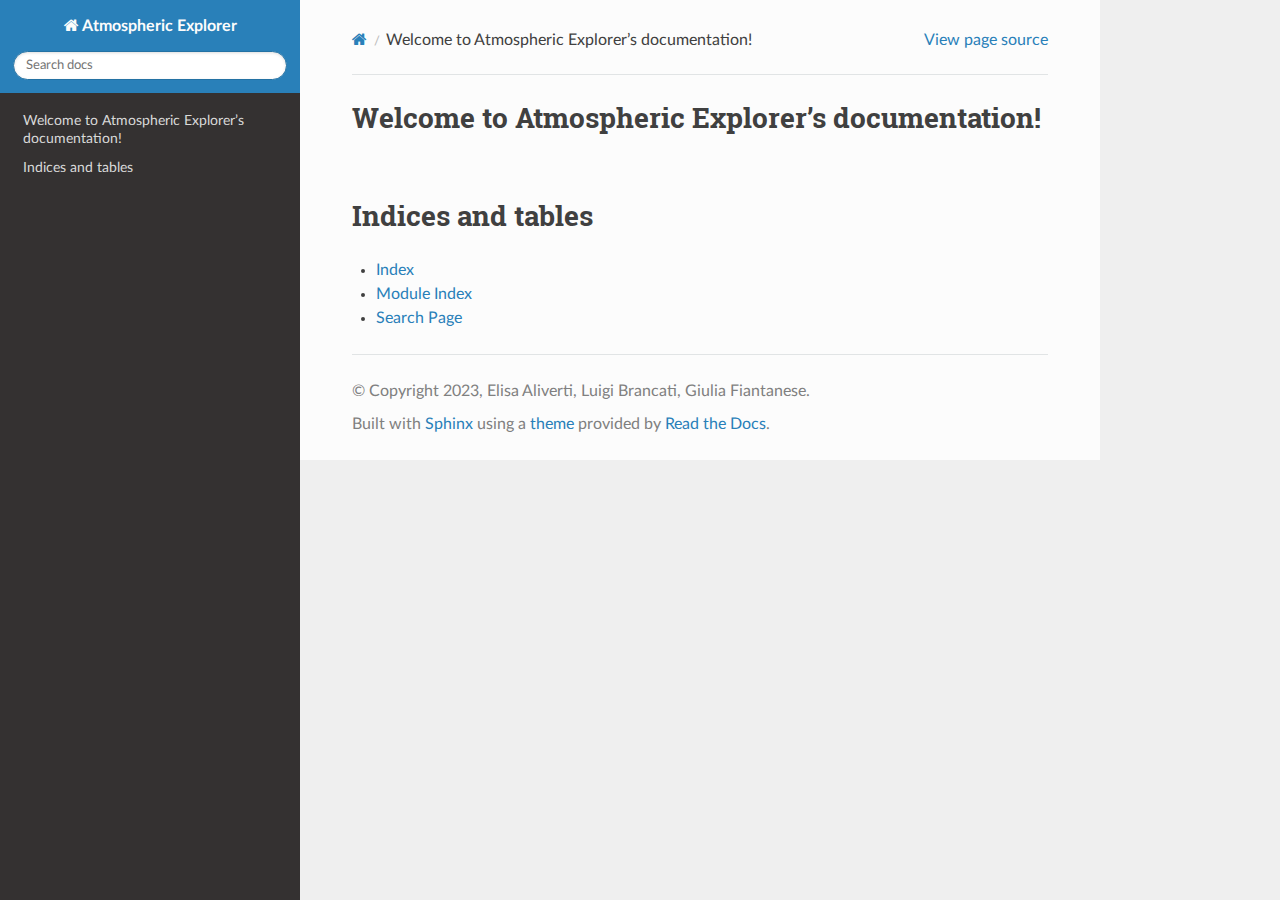
<file: documentation/doc_files/html/index.html>
<!DOCTYPE html>
<html class="writer-html5" lang="en" >
<head>
  <meta charset="utf-8" /><meta name="generator" content="Docutils 0.18.1: http://docutils.sourceforge.net/" />

  <meta name="viewport" content="width=device-width, initial-scale=1.0" />
  <title>Welcome to Atmospheric Explorer’s documentation! &mdash; Atmospheric Explorer 0.1.0.dev0 documentation</title>
      <link rel="stylesheet" href="_static/pygments.css" type="text/css" />
      <link rel="stylesheet" href="_static/css/theme.css" type="text/css" />
      <link rel="stylesheet" href="_static/custom.css" type="text/css" />
  <!--[if lt IE 9]>
    <script src="_static/js/html5shiv.min.js"></script>
  <![endif]-->
  
        <script src="_static/jquery.js?v=5d32c60e"></script>
        <script src="_static/_sphinx_javascript_frameworks_compat.js?v=2cd50e6c"></script>
        <script src="_static/documentation_options.js?v=965fac30"></script>
        <script src="_static/doctools.js?v=888ff710"></script>
        <script src="_static/sphinx_highlight.js?v=dc90522c"></script>
    <script src="_static/js/theme.js"></script>
    <link rel="index" title="Index" href="genindex.html" />
    <link rel="search" title="Search" href="search.html" /> 
</head>

<body class="wy-body-for-nav"> 
  <div class="wy-grid-for-nav">
    <nav data-toggle="wy-nav-shift" class="wy-nav-side">
      <div class="wy-side-scroll">
        <div class="wy-side-nav-search" >

          
          
          <a href="#" class="icon icon-home">
            Atmospheric Explorer
          </a>
<div role="search">
  <form id="rtd-search-form" class="wy-form" action="search.html" method="get">
    <input type="text" name="q" placeholder="Search docs" aria-label="Search docs" />
    <input type="hidden" name="check_keywords" value="yes" />
    <input type="hidden" name="area" value="default" />
  </form>
</div>
        </div><div class="wy-menu wy-menu-vertical" data-spy="affix" role="navigation" aria-label="Navigation menu">
              <!-- Local TOC -->
              <div class="local-toc"><ul>
<li><a class="reference internal" href="#">Welcome to Atmospheric Explorer’s documentation!</a></li>
<li><a class="reference internal" href="#indices-and-tables">Indices and tables</a></li>
</ul>
</div>
        </div>
      </div>
    </nav>

    <section data-toggle="wy-nav-shift" class="wy-nav-content-wrap"><nav class="wy-nav-top" aria-label="Mobile navigation menu" >
          <i data-toggle="wy-nav-top" class="fa fa-bars"></i>
          <a href="#">Atmospheric Explorer</a>
      </nav>

      <div class="wy-nav-content">
        <div class="rst-content">
          <div role="navigation" aria-label="Page navigation">
  <ul class="wy-breadcrumbs">
      <li><a href="#" class="icon icon-home" aria-label="Home"></a></li>
      <li class="breadcrumb-item active">Welcome to Atmospheric Explorer’s documentation!</li>
      <li class="wy-breadcrumbs-aside">
            <a href="_sources/index.rst.txt" rel="nofollow"> View page source</a>
      </li>
  </ul>
  <hr/>
</div>
          <div role="main" class="document" itemscope="itemscope" itemtype="http://schema.org/Article">
           <div itemprop="articleBody">
             
  <section id="welcome-to-atmospheric-explorer-s-documentation">
<h1>Welcome to Atmospheric Explorer’s documentation!<a class="headerlink" href="#welcome-to-atmospheric-explorer-s-documentation" title="Link to this heading"></a></h1>
<div class="toctree-wrapper compound">
</div>
</section>
<section id="indices-and-tables">
<h1>Indices and tables<a class="headerlink" href="#indices-and-tables" title="Link to this heading"></a></h1>
<ul class="simple">
<li><p><a class="reference internal" href="genindex.html"><span class="std std-ref">Index</span></a></p></li>
<li><p><a class="reference internal" href="py-modindex.html"><span class="std std-ref">Module Index</span></a></p></li>
<li><p><a class="reference internal" href="search.html"><span class="std std-ref">Search Page</span></a></p></li>
</ul>
</section>


           </div>
          </div>
          <footer>

  <hr/>

  <div role="contentinfo">
    <p>&#169; Copyright 2023, Elisa Aliverti, Luigi Brancati, Giulia Fiantanese.</p>
  </div>

  Built with <a href="https://www.sphinx-doc.org/">Sphinx</a> using a
    <a href="https://github.com/readthedocs/sphinx_rtd_theme">theme</a>
    provided by <a href="https://readthedocs.org">Read the Docs</a>.
   

</footer>
        </div>
      </div>
    </section>
  </div>
  <script>
      jQuery(function () {
          SphinxRtdTheme.Navigation.enable(true);
      });
  </script> 

</body>
</html>
</file>
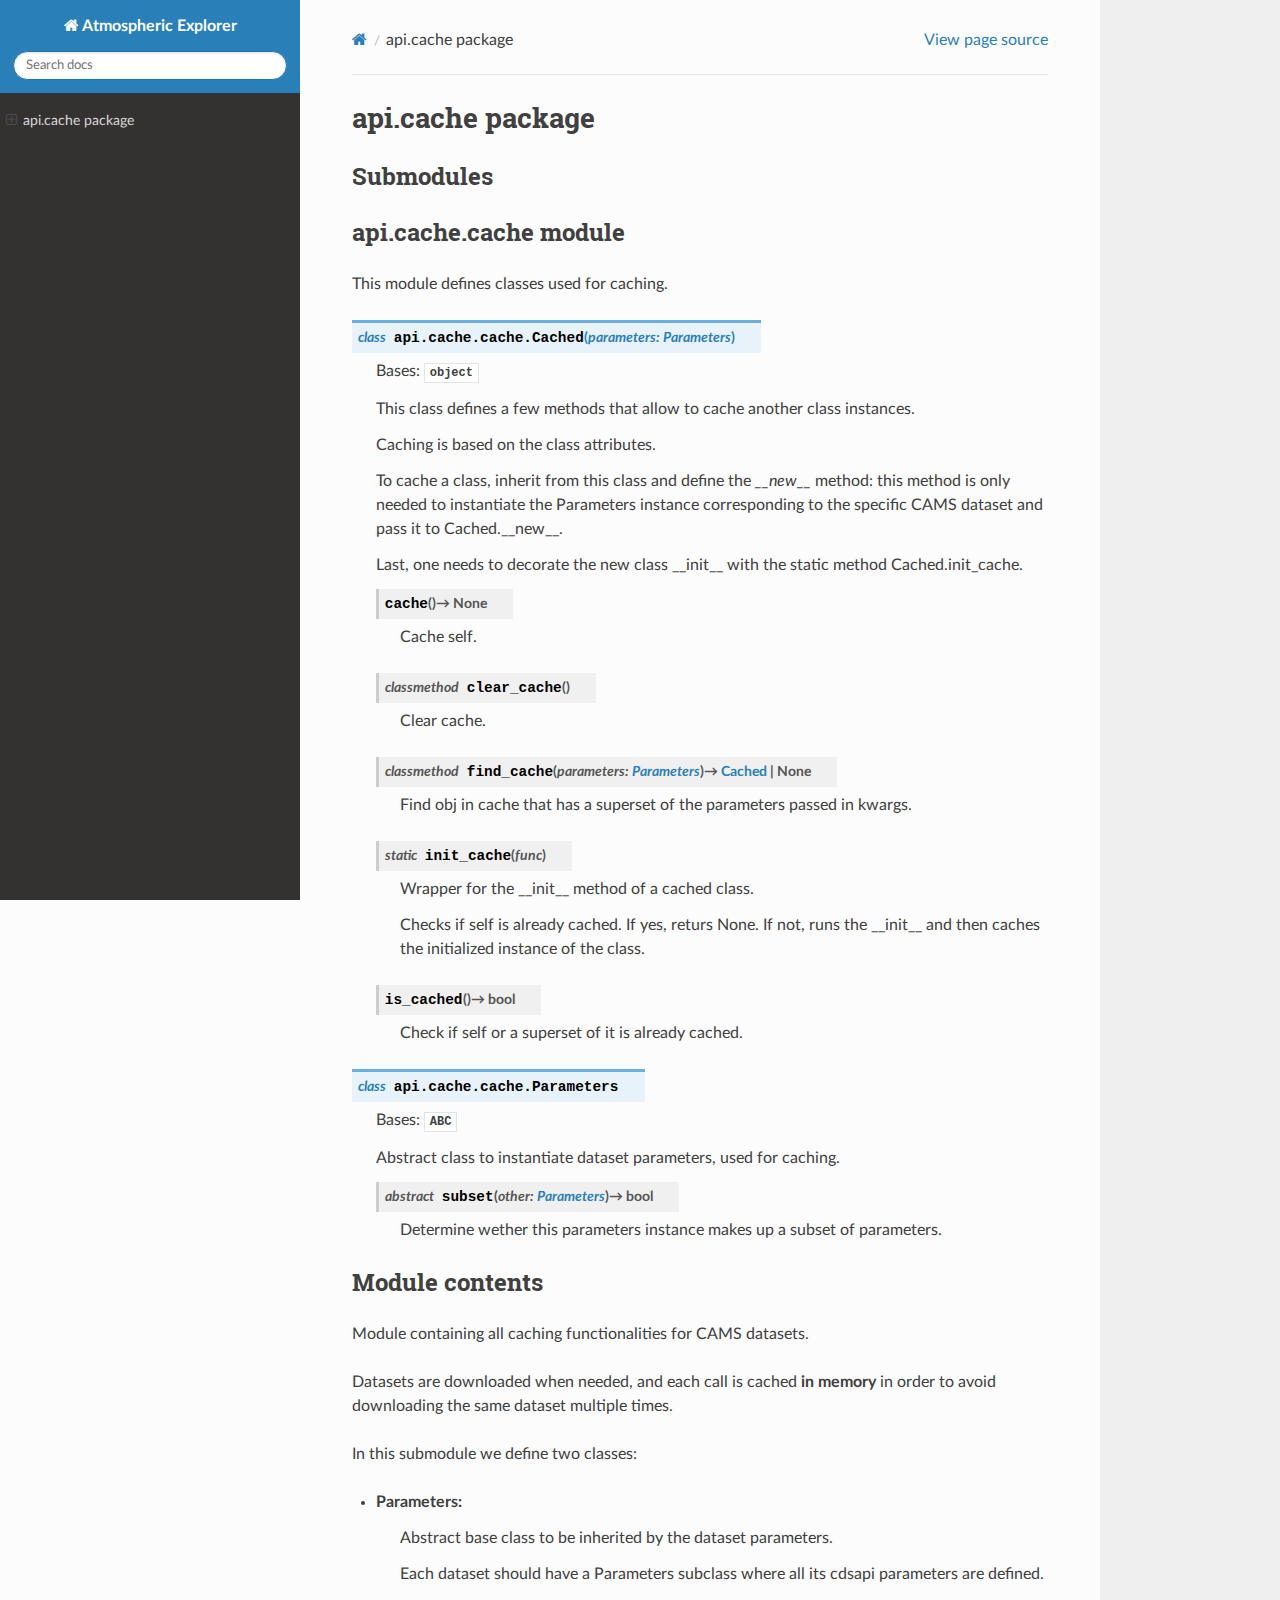
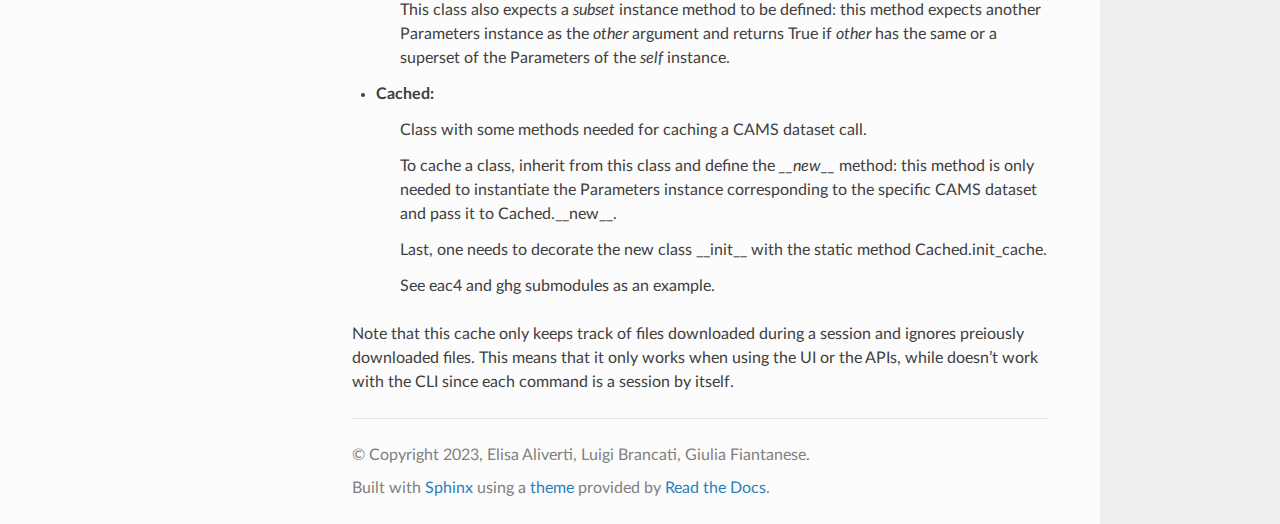
<file: documentation/doc_files/html/api.cache.html>
<!DOCTYPE html>
<html class="writer-html5" lang="en" >
<head>
  <meta charset="utf-8" /><meta name="generator" content="Docutils 0.18.1: http://docutils.sourceforge.net/" />

  <meta name="viewport" content="width=device-width, initial-scale=1.0" />
  <title>api.cache package &mdash; Atmospheric Explorer 0.1.0.dev0 documentation</title>
      <link rel="stylesheet" href="_static/pygments.css" type="text/css" />
      <link rel="stylesheet" href="_static/css/theme.css" type="text/css" />
      <link rel="stylesheet" href="_static/custom.css" type="text/css" />
  <!--[if lt IE 9]>
    <script src="_static/js/html5shiv.min.js"></script>
  <![endif]-->
  
        <script src="_static/jquery.js?v=5d32c60e"></script>
        <script src="_static/_sphinx_javascript_frameworks_compat.js?v=2cd50e6c"></script>
        <script src="_static/documentation_options.js?v=965fac30"></script>
        <script src="_static/doctools.js?v=888ff710"></script>
        <script src="_static/sphinx_highlight.js?v=dc90522c"></script>
    <script src="_static/js/theme.js"></script>
    <link rel="index" title="Index" href="genindex.html" />
    <link rel="search" title="Search" href="search.html" /> 
</head>

<body class="wy-body-for-nav"> 
  <div class="wy-grid-for-nav">
    <nav data-toggle="wy-nav-shift" class="wy-nav-side">
      <div class="wy-side-scroll">
        <div class="wy-side-nav-search" >

          
          
          <a href="index.html" class="icon icon-home">
            Atmospheric Explorer
          </a>
<div role="search">
  <form id="rtd-search-form" class="wy-form" action="search.html" method="get">
    <input type="text" name="q" placeholder="Search docs" aria-label="Search docs" />
    <input type="hidden" name="check_keywords" value="yes" />
    <input type="hidden" name="area" value="default" />
  </form>
</div>
        </div><div class="wy-menu wy-menu-vertical" data-spy="affix" role="navigation" aria-label="Navigation menu">
              <!-- Local TOC -->
              <div class="local-toc"><ul>
<li><a class="reference internal" href="#">api.cache package</a><ul>
<li><a class="reference internal" href="#submodules">Submodules</a></li>
<li><a class="reference internal" href="#module-api.cache.cache">api.cache.cache module</a><ul>
<li><a class="reference internal" href="#api.cache.cache.Cached"><code class="docutils literal notranslate"><span class="pre">Cached</span></code></a><ul>
<li><a class="reference internal" href="#api.cache.cache.Cached.cache"><code class="docutils literal notranslate"><span class="pre">Cached.cache()</span></code></a></li>
<li><a class="reference internal" href="#api.cache.cache.Cached.clear_cache"><code class="docutils literal notranslate"><span class="pre">Cached.clear_cache()</span></code></a></li>
<li><a class="reference internal" href="#api.cache.cache.Cached.find_cache"><code class="docutils literal notranslate"><span class="pre">Cached.find_cache()</span></code></a></li>
<li><a class="reference internal" href="#api.cache.cache.Cached.init_cache"><code class="docutils literal notranslate"><span class="pre">Cached.init_cache()</span></code></a></li>
<li><a class="reference internal" href="#api.cache.cache.Cached.is_cached"><code class="docutils literal notranslate"><span class="pre">Cached.is_cached()</span></code></a></li>
</ul>
</li>
<li><a class="reference internal" href="#api.cache.cache.Parameters"><code class="docutils literal notranslate"><span class="pre">Parameters</span></code></a><ul>
<li><a class="reference internal" href="#api.cache.cache.Parameters.subset"><code class="docutils literal notranslate"><span class="pre">Parameters.subset()</span></code></a></li>
</ul>
</li>
</ul>
</li>
<li><a class="reference internal" href="#module-api.cache">Module contents</a></li>
</ul>
</li>
</ul>
</div>
        </div>
      </div>
    </nav>

    <section data-toggle="wy-nav-shift" class="wy-nav-content-wrap"><nav class="wy-nav-top" aria-label="Mobile navigation menu" >
          <i data-toggle="wy-nav-top" class="fa fa-bars"></i>
          <a href="index.html">Atmospheric Explorer</a>
      </nav>

      <div class="wy-nav-content">
        <div class="rst-content">
          <div role="navigation" aria-label="Page navigation">
  <ul class="wy-breadcrumbs">
      <li><a href="index.html" class="icon icon-home" aria-label="Home"></a></li>
      <li class="breadcrumb-item active">api.cache package</li>
      <li class="wy-breadcrumbs-aside">
            <a href="_sources/api.cache.rst.txt" rel="nofollow"> View page source</a>
      </li>
  </ul>
  <hr/>
</div>
          <div role="main" class="document" itemscope="itemscope" itemtype="http://schema.org/Article">
           <div itemprop="articleBody">
             
  <section id="api-cache-package">
<h1>api.cache package<a class="headerlink" href="#api-cache-package" title="Link to this heading"></a></h1>
<section id="submodules">
<h2>Submodules<a class="headerlink" href="#submodules" title="Link to this heading"></a></h2>
</section>
<section id="module-api.cache.cache">
<span id="api-cache-cache-module"></span><h2>api.cache.cache module<a class="headerlink" href="#module-api.cache.cache" title="Link to this heading"></a></h2>
<p>This module defines classes used for caching.</p>
<dl class="py class">
<dt class="sig sig-object py" id="api.cache.cache.Cached">
<em class="property"><span class="pre">class</span><span class="w"> </span></em><span class="sig-prename descclassname"><span class="pre">api.cache.cache.</span></span><span class="sig-name descname"><span class="pre">Cached</span></span><span class="sig-paren">(</span><em class="sig-param"><span class="n"><span class="pre">parameters</span></span><span class="p"><span class="pre">:</span></span><span class="w"> </span><span class="n"><a class="reference internal" href="#api.cache.cache.Parameters" title="api.cache.cache.Parameters"><span class="pre">Parameters</span></a></span></em><span class="sig-paren">)</span><a class="headerlink" href="#api.cache.cache.Cached" title="Link to this definition"></a></dt>
<dd><p>Bases: <code class="xref py py-class docutils literal notranslate"><span class="pre">object</span></code></p>
<p>This class defines a few methods that allow to cache another class instances.</p>
<p>Caching is based on the class attributes.</p>
<p>To cache a class, inherit from this class and define the <cite>__new__</cite> method:
this method is only needed to instantiate the Parameters instance
corresponding to the specific CAMS dataset and pass it to Cached.__new__.</p>
<p>Last, one needs to decorate the new class __init__ with the static method Cached.init_cache.</p>
<dl class="py method">
<dt class="sig sig-object py" id="api.cache.cache.Cached.cache">
<span class="sig-name descname"><span class="pre">cache</span></span><span class="sig-paren">(</span><span class="sig-paren">)</span> <span class="sig-return"><span class="sig-return-icon">&#x2192;</span> <span class="sig-return-typehint"><span class="pre">None</span></span></span><a class="headerlink" href="#api.cache.cache.Cached.cache" title="Link to this definition"></a></dt>
<dd><p>Cache self.</p>
</dd></dl>

<dl class="py method">
<dt class="sig sig-object py" id="api.cache.cache.Cached.clear_cache">
<em class="property"><span class="pre">classmethod</span><span class="w"> </span></em><span class="sig-name descname"><span class="pre">clear_cache</span></span><span class="sig-paren">(</span><span class="sig-paren">)</span><a class="headerlink" href="#api.cache.cache.Cached.clear_cache" title="Link to this definition"></a></dt>
<dd><p>Clear cache.</p>
</dd></dl>

<dl class="py method">
<dt class="sig sig-object py" id="api.cache.cache.Cached.find_cache">
<em class="property"><span class="pre">classmethod</span><span class="w"> </span></em><span class="sig-name descname"><span class="pre">find_cache</span></span><span class="sig-paren">(</span><em class="sig-param"><span class="n"><span class="pre">parameters</span></span><span class="p"><span class="pre">:</span></span><span class="w"> </span><span class="n"><a class="reference internal" href="#api.cache.cache.Parameters" title="api.cache.cache.Parameters"><span class="pre">Parameters</span></a></span></em><span class="sig-paren">)</span> <span class="sig-return"><span class="sig-return-icon">&#x2192;</span> <span class="sig-return-typehint"><a class="reference internal" href="#api.cache.cache.Cached" title="api.cache.cache.Cached"><span class="pre">Cached</span></a><span class="w"> </span><span class="p"><span class="pre">|</span></span><span class="w"> </span><span class="pre">None</span></span></span><a class="headerlink" href="#api.cache.cache.Cached.find_cache" title="Link to this definition"></a></dt>
<dd><p>Find obj in cache that has a superset of the parameters passed in kwargs.</p>
</dd></dl>

<dl class="py method">
<dt class="sig sig-object py" id="api.cache.cache.Cached.init_cache">
<em class="property"><span class="pre">static</span><span class="w"> </span></em><span class="sig-name descname"><span class="pre">init_cache</span></span><span class="sig-paren">(</span><em class="sig-param"><span class="n"><span class="pre">func</span></span></em><span class="sig-paren">)</span><a class="headerlink" href="#api.cache.cache.Cached.init_cache" title="Link to this definition"></a></dt>
<dd><p>Wrapper for the __init__ method of a cached class.</p>
<p>Checks if self is already cached. If yes, returs None.
If not, runs the __init__ and then caches the initialized instance of the class.</p>
</dd></dl>

<dl class="py method">
<dt class="sig sig-object py" id="api.cache.cache.Cached.is_cached">
<span class="sig-name descname"><span class="pre">is_cached</span></span><span class="sig-paren">(</span><span class="sig-paren">)</span> <span class="sig-return"><span class="sig-return-icon">&#x2192;</span> <span class="sig-return-typehint"><span class="pre">bool</span></span></span><a class="headerlink" href="#api.cache.cache.Cached.is_cached" title="Link to this definition"></a></dt>
<dd><p>Check if self or a superset of it is already cached.</p>
</dd></dl>

</dd></dl>

<dl class="py class">
<dt class="sig sig-object py" id="api.cache.cache.Parameters">
<em class="property"><span class="pre">class</span><span class="w"> </span></em><span class="sig-prename descclassname"><span class="pre">api.cache.cache.</span></span><span class="sig-name descname"><span class="pre">Parameters</span></span><a class="headerlink" href="#api.cache.cache.Parameters" title="Link to this definition"></a></dt>
<dd><p>Bases: <code class="xref py py-class docutils literal notranslate"><span class="pre">ABC</span></code></p>
<p>Abstract class to instantiate dataset parameters, used for caching.</p>
<dl class="py method">
<dt class="sig sig-object py" id="api.cache.cache.Parameters.subset">
<em class="property"><span class="pre">abstract</span><span class="w"> </span></em><span class="sig-name descname"><span class="pre">subset</span></span><span class="sig-paren">(</span><em class="sig-param"><span class="n"><span class="pre">other</span></span><span class="p"><span class="pre">:</span></span><span class="w"> </span><span class="n"><a class="reference internal" href="#api.cache.cache.Parameters" title="api.cache.cache.Parameters"><span class="pre">Parameters</span></a></span></em><span class="sig-paren">)</span> <span class="sig-return"><span class="sig-return-icon">&#x2192;</span> <span class="sig-return-typehint"><span class="pre">bool</span></span></span><a class="headerlink" href="#api.cache.cache.Parameters.subset" title="Link to this definition"></a></dt>
<dd><p>Determine wether this parameters instance makes up a subset of parameters.</p>
</dd></dl>

</dd></dl>

</section>
<section id="module-api.cache">
<span id="module-contents"></span><h2>Module contents<a class="headerlink" href="#module-api.cache" title="Link to this heading"></a></h2>
<p>Module containing all caching functionalities for CAMS datasets.</p>
<p>Datasets are downloaded when needed, and each call is cached <strong>in memory</strong> in order to avoid
downloading the same dataset multiple times.</p>
<p>In this submodule we define two classes:</p>
<ul>
<li><dl>
<dt>Parameters:</dt><dd><p>Abstract base class to be inherited by the dataset parameters.</p>
<p>Each dataset should have a Parameters subclass where all its cdsapi parameters are defined.</p>
<p>This class also expects a <cite>subset</cite> instance method to be defined:
this method expects another Parameters instance as the <cite>other</cite> argument
and returns True if <cite>other</cite> has the same or a superset of the Parameters
of the <cite>self</cite> instance.</p>
</dd>
</dl>
</li>
<li><dl>
<dt>Cached:</dt><dd><p>Class with some methods needed for caching a CAMS dataset call.</p>
<p>To cache a class, inherit from this class and define the <cite>__new__</cite> method:
this method is only needed to instantiate the Parameters instance
corresponding to the specific CAMS dataset and pass it to Cached.__new__.</p>
<p>Last, one needs to decorate the new class __init__ with the static method Cached.init_cache.</p>
<p>See eac4 and ghg submodules as an example.</p>
</dd>
</dl>
</li>
</ul>
<p>Note that this cache only keeps track of files downloaded during a session and ignores preiously downloaded files.
This means that it only works when using the UI or the APIs,
while doesn’t work with the CLI since each command is a session by itself.</p>
</section>
</section>


           </div>
          </div>
          <footer>

  <hr/>

  <div role="contentinfo">
    <p>&#169; Copyright 2023, Elisa Aliverti, Luigi Brancati, Giulia Fiantanese.</p>
  </div>

  Built with <a href="https://www.sphinx-doc.org/">Sphinx</a> using a
    <a href="https://github.com/readthedocs/sphinx_rtd_theme">theme</a>
    provided by <a href="https://readthedocs.org">Read the Docs</a>.
   

</footer>
        </div>
      </div>
    </section>
  </div>
  <script>
      jQuery(function () {
          SphinxRtdTheme.Navigation.enable(true);
      });
  </script> 

</body>
</html>
</file>
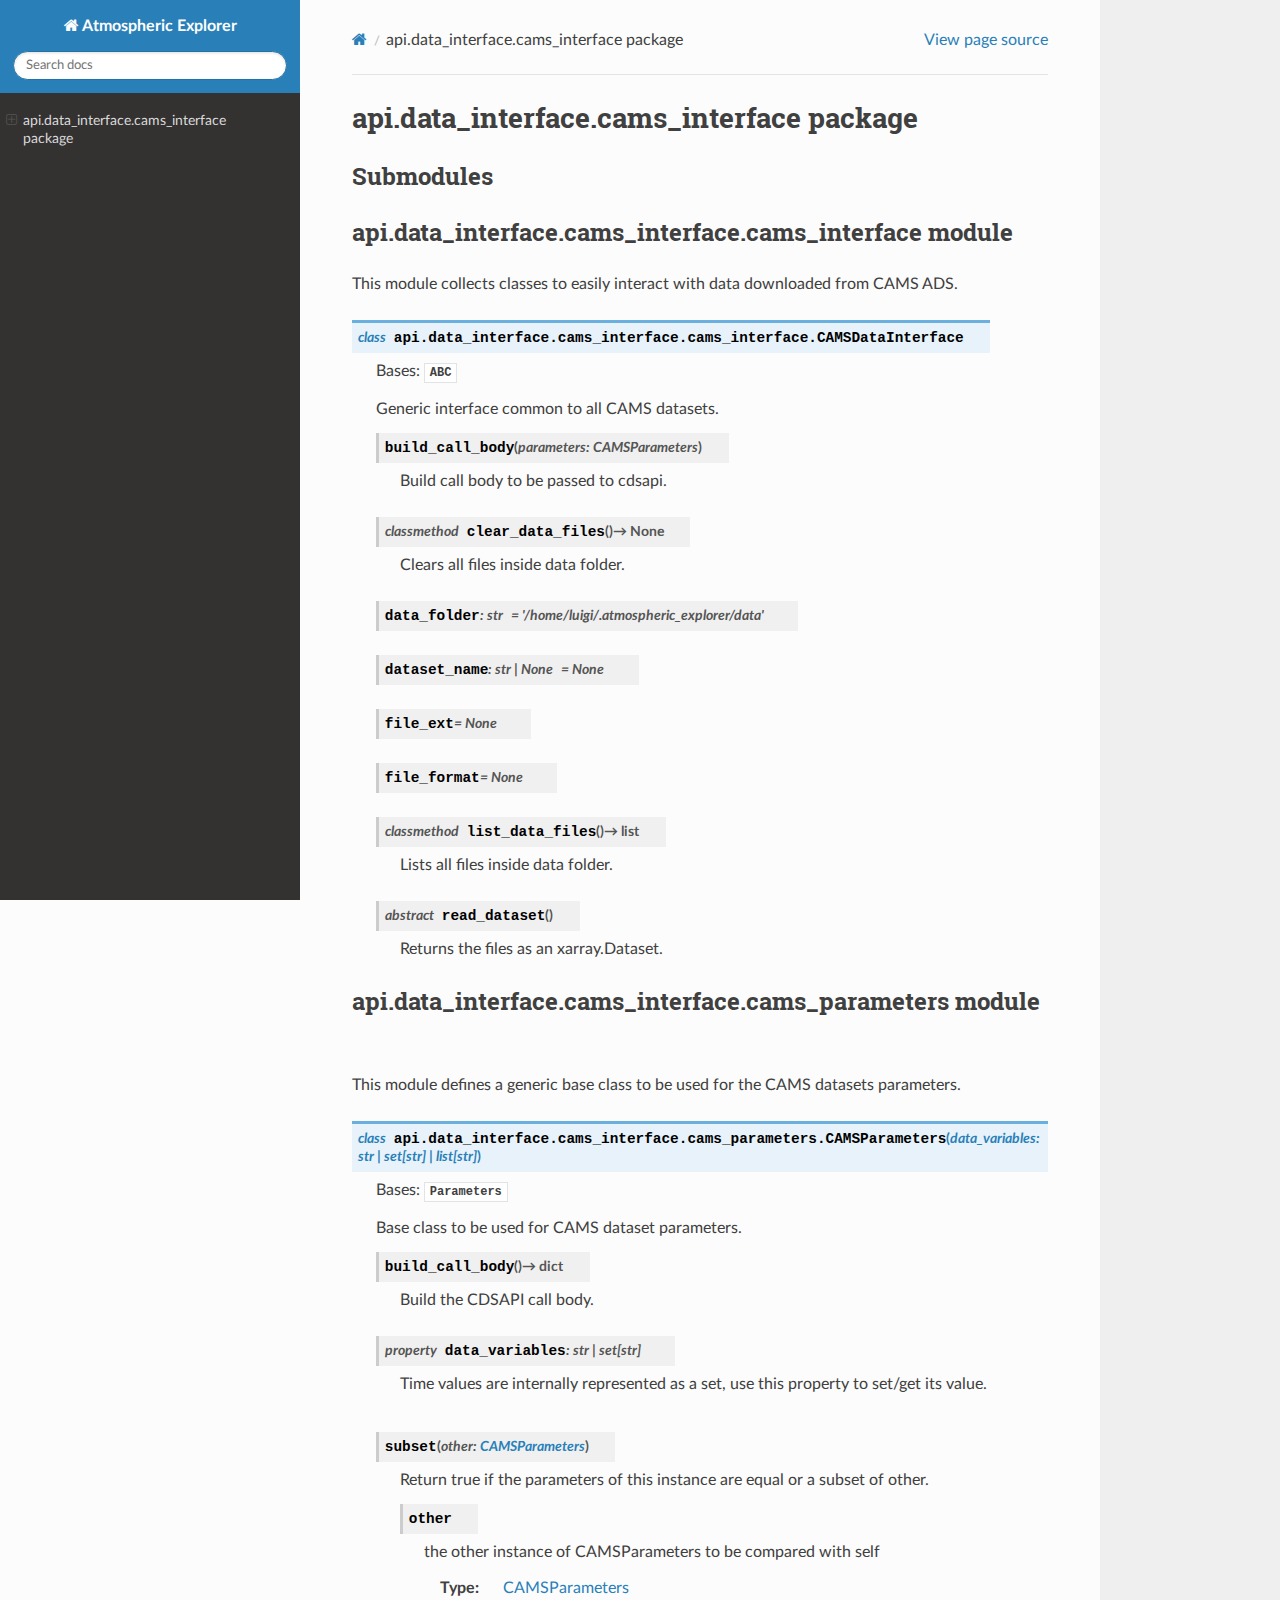
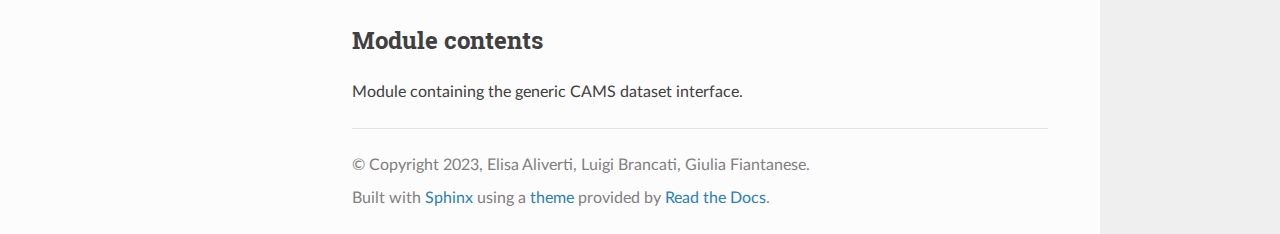
<file: documentation/doc_files/html/api.data_interface.cams_interface.html>
<!DOCTYPE html>
<html class="writer-html5" lang="en" >
<head>
  <meta charset="utf-8" /><meta name="generator" content="Docutils 0.18.1: http://docutils.sourceforge.net/" />

  <meta name="viewport" content="width=device-width, initial-scale=1.0" />
  <title>api.data_interface.cams_interface package &mdash; Atmospheric Explorer 0.1.0.dev0 documentation</title>
      <link rel="stylesheet" href="_static/pygments.css" type="text/css" />
      <link rel="stylesheet" href="_static/css/theme.css" type="text/css" />
      <link rel="stylesheet" href="_static/custom.css" type="text/css" />
  <!--[if lt IE 9]>
    <script src="_static/js/html5shiv.min.js"></script>
  <![endif]-->
  
        <script src="_static/jquery.js?v=5d32c60e"></script>
        <script src="_static/_sphinx_javascript_frameworks_compat.js?v=2cd50e6c"></script>
        <script src="_static/documentation_options.js?v=965fac30"></script>
        <script src="_static/doctools.js?v=888ff710"></script>
        <script src="_static/sphinx_highlight.js?v=dc90522c"></script>
    <script src="_static/js/theme.js"></script>
    <link rel="index" title="Index" href="genindex.html" />
    <link rel="search" title="Search" href="search.html" /> 
</head>

<body class="wy-body-for-nav"> 
  <div class="wy-grid-for-nav">
    <nav data-toggle="wy-nav-shift" class="wy-nav-side">
      <div class="wy-side-scroll">
        <div class="wy-side-nav-search" >

          
          
          <a href="index.html" class="icon icon-home">
            Atmospheric Explorer
          </a>
<div role="search">
  <form id="rtd-search-form" class="wy-form" action="search.html" method="get">
    <input type="text" name="q" placeholder="Search docs" aria-label="Search docs" />
    <input type="hidden" name="check_keywords" value="yes" />
    <input type="hidden" name="area" value="default" />
  </form>
</div>
        </div><div class="wy-menu wy-menu-vertical" data-spy="affix" role="navigation" aria-label="Navigation menu">
              <!-- Local TOC -->
              <div class="local-toc"><ul>
<li><a class="reference internal" href="#">api.data_interface.cams_interface package</a><ul>
<li><a class="reference internal" href="#submodules">Submodules</a></li>
<li><a class="reference internal" href="#module-api.data_interface.cams_interface.cams_interface">api.data_interface.cams_interface.cams_interface module</a><ul>
<li><a class="reference internal" href="#api.data_interface.cams_interface.cams_interface.CAMSDataInterface"><code class="docutils literal notranslate"><span class="pre">CAMSDataInterface</span></code></a><ul>
<li><a class="reference internal" href="#api.data_interface.cams_interface.cams_interface.CAMSDataInterface.build_call_body"><code class="docutils literal notranslate"><span class="pre">CAMSDataInterface.build_call_body()</span></code></a></li>
<li><a class="reference internal" href="#api.data_interface.cams_interface.cams_interface.CAMSDataInterface.clear_data_files"><code class="docutils literal notranslate"><span class="pre">CAMSDataInterface.clear_data_files()</span></code></a></li>
<li><a class="reference internal" href="#api.data_interface.cams_interface.cams_interface.CAMSDataInterface.data_folder"><code class="docutils literal notranslate"><span class="pre">CAMSDataInterface.data_folder</span></code></a></li>
<li><a class="reference internal" href="#api.data_interface.cams_interface.cams_interface.CAMSDataInterface.dataset_name"><code class="docutils literal notranslate"><span class="pre">CAMSDataInterface.dataset_name</span></code></a></li>
<li><a class="reference internal" href="#api.data_interface.cams_interface.cams_interface.CAMSDataInterface.file_ext"><code class="docutils literal notranslate"><span class="pre">CAMSDataInterface.file_ext</span></code></a></li>
<li><a class="reference internal" href="#api.data_interface.cams_interface.cams_interface.CAMSDataInterface.file_format"><code class="docutils literal notranslate"><span class="pre">CAMSDataInterface.file_format</span></code></a></li>
<li><a class="reference internal" href="#api.data_interface.cams_interface.cams_interface.CAMSDataInterface.list_data_files"><code class="docutils literal notranslate"><span class="pre">CAMSDataInterface.list_data_files()</span></code></a></li>
<li><a class="reference internal" href="#api.data_interface.cams_interface.cams_interface.CAMSDataInterface.read_dataset"><code class="docutils literal notranslate"><span class="pre">CAMSDataInterface.read_dataset()</span></code></a></li>
</ul>
</li>
</ul>
</li>
<li><a class="reference internal" href="#module-api.data_interface.cams_interface.cams_parameters">api.data_interface.cams_interface.cams_parameters module</a><ul>
<li><a class="reference internal" href="#api.data_interface.cams_interface.cams_parameters.CAMSParameters"><code class="docutils literal notranslate"><span class="pre">CAMSParameters</span></code></a><ul>
<li><a class="reference internal" href="#api.data_interface.cams_interface.cams_parameters.CAMSParameters.build_call_body"><code class="docutils literal notranslate"><span class="pre">CAMSParameters.build_call_body()</span></code></a></li>
<li><a class="reference internal" href="#api.data_interface.cams_interface.cams_parameters.CAMSParameters.data_variables"><code class="docutils literal notranslate"><span class="pre">CAMSParameters.data_variables</span></code></a></li>
<li><a class="reference internal" href="#api.data_interface.cams_interface.cams_parameters.CAMSParameters.subset"><code class="docutils literal notranslate"><span class="pre">CAMSParameters.subset()</span></code></a></li>
<li><a class="reference internal" href="#api.data_interface.cams_interface.cams_parameters.CAMSParameters.other"><code class="docutils literal notranslate"><span class="pre">CAMSParameters.other</span></code></a></li>
</ul>
</li>
</ul>
</li>
<li><a class="reference internal" href="#module-api.data_interface.cams_interface">Module contents</a></li>
</ul>
</li>
</ul>
</div>
        </div>
      </div>
    </nav>

    <section data-toggle="wy-nav-shift" class="wy-nav-content-wrap"><nav class="wy-nav-top" aria-label="Mobile navigation menu" >
          <i data-toggle="wy-nav-top" class="fa fa-bars"></i>
          <a href="index.html">Atmospheric Explorer</a>
      </nav>

      <div class="wy-nav-content">
        <div class="rst-content">
          <div role="navigation" aria-label="Page navigation">
  <ul class="wy-breadcrumbs">
      <li><a href="index.html" class="icon icon-home" aria-label="Home"></a></li>
      <li class="breadcrumb-item active">api.data_interface.cams_interface package</li>
      <li class="wy-breadcrumbs-aside">
            <a href="_sources/api.data_interface.cams_interface.rst.txt" rel="nofollow"> View page source</a>
      </li>
  </ul>
  <hr/>
</div>
          <div role="main" class="document" itemscope="itemscope" itemtype="http://schema.org/Article">
           <div itemprop="articleBody">
             
  <section id="api-data-interface-cams-interface-package">
<h1>api.data_interface.cams_interface package<a class="headerlink" href="#api-data-interface-cams-interface-package" title="Link to this heading"></a></h1>
<section id="submodules">
<h2>Submodules<a class="headerlink" href="#submodules" title="Link to this heading"></a></h2>
</section>
<section id="module-api.data_interface.cams_interface.cams_interface">
<span id="api-data-interface-cams-interface-cams-interface-module"></span><h2>api.data_interface.cams_interface.cams_interface module<a class="headerlink" href="#module-api.data_interface.cams_interface.cams_interface" title="Link to this heading"></a></h2>
<p>This module collects classes to easily interact with data downloaded from CAMS ADS.</p>
<dl class="py class">
<dt class="sig sig-object py" id="api.data_interface.cams_interface.cams_interface.CAMSDataInterface">
<em class="property"><span class="pre">class</span><span class="w"> </span></em><span class="sig-prename descclassname"><span class="pre">api.data_interface.cams_interface.cams_interface.</span></span><span class="sig-name descname"><span class="pre">CAMSDataInterface</span></span><a class="headerlink" href="#api.data_interface.cams_interface.cams_interface.CAMSDataInterface" title="Link to this definition"></a></dt>
<dd><p>Bases: <code class="xref py py-class docutils literal notranslate"><span class="pre">ABC</span></code></p>
<p>Generic interface common to all CAMS datasets.</p>
<dl class="py method">
<dt class="sig sig-object py" id="api.data_interface.cams_interface.cams_interface.CAMSDataInterface.build_call_body">
<span class="sig-name descname"><span class="pre">build_call_body</span></span><span class="sig-paren">(</span><em class="sig-param"><span class="n"><span class="pre">parameters</span></span><span class="p"><span class="pre">:</span></span><span class="w"> </span><span class="n"><span class="pre">CAMSParameters</span></span></em><span class="sig-paren">)</span><a class="headerlink" href="#api.data_interface.cams_interface.cams_interface.CAMSDataInterface.build_call_body" title="Link to this definition"></a></dt>
<dd><p>Build call body to be passed to cdsapi.</p>
</dd></dl>

<dl class="py method">
<dt class="sig sig-object py" id="api.data_interface.cams_interface.cams_interface.CAMSDataInterface.clear_data_files">
<em class="property"><span class="pre">classmethod</span><span class="w"> </span></em><span class="sig-name descname"><span class="pre">clear_data_files</span></span><span class="sig-paren">(</span><span class="sig-paren">)</span> <span class="sig-return"><span class="sig-return-icon">&#x2192;</span> <span class="sig-return-typehint"><span class="pre">None</span></span></span><a class="headerlink" href="#api.data_interface.cams_interface.cams_interface.CAMSDataInterface.clear_data_files" title="Link to this definition"></a></dt>
<dd><p>Clears all files inside data folder.</p>
</dd></dl>

<dl class="py attribute">
<dt class="sig sig-object py" id="api.data_interface.cams_interface.cams_interface.CAMSDataInterface.data_folder">
<span class="sig-name descname"><span class="pre">data_folder</span></span><em class="property"><span class="p"><span class="pre">:</span></span><span class="w"> </span><span class="pre">str</span></em><em class="property"><span class="w"> </span><span class="p"><span class="pre">=</span></span><span class="w"> </span><span class="pre">'/home/luigi/.atmospheric_explorer/data'</span></em><a class="headerlink" href="#api.data_interface.cams_interface.cams_interface.CAMSDataInterface.data_folder" title="Link to this definition"></a></dt>
<dd></dd></dl>

<dl class="py attribute">
<dt class="sig sig-object py" id="api.data_interface.cams_interface.cams_interface.CAMSDataInterface.dataset_name">
<span class="sig-name descname"><span class="pre">dataset_name</span></span><em class="property"><span class="p"><span class="pre">:</span></span><span class="w"> </span><span class="pre">str</span><span class="w"> </span><span class="p"><span class="pre">|</span></span><span class="w"> </span><span class="pre">None</span></em><em class="property"><span class="w"> </span><span class="p"><span class="pre">=</span></span><span class="w"> </span><span class="pre">None</span></em><a class="headerlink" href="#api.data_interface.cams_interface.cams_interface.CAMSDataInterface.dataset_name" title="Link to this definition"></a></dt>
<dd></dd></dl>

<dl class="py attribute">
<dt class="sig sig-object py" id="api.data_interface.cams_interface.cams_interface.CAMSDataInterface.file_ext">
<span class="sig-name descname"><span class="pre">file_ext</span></span><em class="property"><span class="w"> </span><span class="p"><span class="pre">=</span></span><span class="w"> </span><span class="pre">None</span></em><a class="headerlink" href="#api.data_interface.cams_interface.cams_interface.CAMSDataInterface.file_ext" title="Link to this definition"></a></dt>
<dd></dd></dl>

<dl class="py attribute">
<dt class="sig sig-object py" id="api.data_interface.cams_interface.cams_interface.CAMSDataInterface.file_format">
<span class="sig-name descname"><span class="pre">file_format</span></span><em class="property"><span class="w"> </span><span class="p"><span class="pre">=</span></span><span class="w"> </span><span class="pre">None</span></em><a class="headerlink" href="#api.data_interface.cams_interface.cams_interface.CAMSDataInterface.file_format" title="Link to this definition"></a></dt>
<dd></dd></dl>

<dl class="py method">
<dt class="sig sig-object py" id="api.data_interface.cams_interface.cams_interface.CAMSDataInterface.list_data_files">
<em class="property"><span class="pre">classmethod</span><span class="w"> </span></em><span class="sig-name descname"><span class="pre">list_data_files</span></span><span class="sig-paren">(</span><span class="sig-paren">)</span> <span class="sig-return"><span class="sig-return-icon">&#x2192;</span> <span class="sig-return-typehint"><span class="pre">list</span></span></span><a class="headerlink" href="#api.data_interface.cams_interface.cams_interface.CAMSDataInterface.list_data_files" title="Link to this definition"></a></dt>
<dd><p>Lists all files inside data folder.</p>
</dd></dl>

<dl class="py method">
<dt class="sig sig-object py" id="api.data_interface.cams_interface.cams_interface.CAMSDataInterface.read_dataset">
<em class="property"><span class="pre">abstract</span><span class="w"> </span></em><span class="sig-name descname"><span class="pre">read_dataset</span></span><span class="sig-paren">(</span><span class="sig-paren">)</span><a class="headerlink" href="#api.data_interface.cams_interface.cams_interface.CAMSDataInterface.read_dataset" title="Link to this definition"></a></dt>
<dd><p>Returns the files as an xarray.Dataset.</p>
</dd></dl>

</dd></dl>

</section>
<section id="module-api.data_interface.cams_interface.cams_parameters">
<span id="api-data-interface-cams-interface-cams-parameters-module"></span><h2>api.data_interface.cams_interface.cams_parameters module<a class="headerlink" href="#module-api.data_interface.cams_interface.cams_parameters" title="Link to this heading"></a></h2>
<p>This module defines a generic base class to be used for the CAMS datasets parameters.</p>
<dl class="py class">
<dt class="sig sig-object py" id="api.data_interface.cams_interface.cams_parameters.CAMSParameters">
<em class="property"><span class="pre">class</span><span class="w"> </span></em><span class="sig-prename descclassname"><span class="pre">api.data_interface.cams_interface.cams_parameters.</span></span><span class="sig-name descname"><span class="pre">CAMSParameters</span></span><span class="sig-paren">(</span><em class="sig-param"><span class="n"><span class="pre">data_variables</span></span><span class="p"><span class="pre">:</span></span><span class="w"> </span><span class="n"><span class="pre">str</span><span class="w"> </span><span class="p"><span class="pre">|</span></span><span class="w"> </span><span class="pre">set</span><span class="p"><span class="pre">[</span></span><span class="pre">str</span><span class="p"><span class="pre">]</span></span><span class="w"> </span><span class="p"><span class="pre">|</span></span><span class="w"> </span><span class="pre">list</span><span class="p"><span class="pre">[</span></span><span class="pre">str</span><span class="p"><span class="pre">]</span></span></span></em><span class="sig-paren">)</span><a class="headerlink" href="#api.data_interface.cams_interface.cams_parameters.CAMSParameters" title="Link to this definition"></a></dt>
<dd><p>Bases: <code class="xref py py-class docutils literal notranslate"><span class="pre">Parameters</span></code></p>
<p>Base class to be used for CAMS dataset parameters.</p>
<dl class="py method">
<dt class="sig sig-object py" id="api.data_interface.cams_interface.cams_parameters.CAMSParameters.build_call_body">
<span class="sig-name descname"><span class="pre">build_call_body</span></span><span class="sig-paren">(</span><span class="sig-paren">)</span> <span class="sig-return"><span class="sig-return-icon">&#x2192;</span> <span class="sig-return-typehint"><span class="pre">dict</span></span></span><a class="headerlink" href="#api.data_interface.cams_interface.cams_parameters.CAMSParameters.build_call_body" title="Link to this definition"></a></dt>
<dd><p>Build the CDSAPI call body.</p>
</dd></dl>

<dl class="py property">
<dt class="sig sig-object py" id="api.data_interface.cams_interface.cams_parameters.CAMSParameters.data_variables">
<em class="property"><span class="pre">property</span><span class="w"> </span></em><span class="sig-name descname"><span class="pre">data_variables</span></span><em class="property"><span class="p"><span class="pre">:</span></span><span class="w"> </span><span class="pre">str</span><span class="w"> </span><span class="p"><span class="pre">|</span></span><span class="w"> </span><span class="pre">set</span><span class="p"><span class="pre">[</span></span><span class="pre">str</span><span class="p"><span class="pre">]</span></span></em><a class="headerlink" href="#api.data_interface.cams_interface.cams_parameters.CAMSParameters.data_variables" title="Link to this definition"></a></dt>
<dd><p>Time values are internally represented as a set, use this property to set/get its value.</p>
</dd></dl>

<dl class="py method">
<dt class="sig sig-object py" id="api.data_interface.cams_interface.cams_parameters.CAMSParameters.subset">
<span class="sig-name descname"><span class="pre">subset</span></span><span class="sig-paren">(</span><em class="sig-param"><span class="n"><span class="pre">other</span></span><span class="p"><span class="pre">:</span></span><span class="w"> </span><span class="n"><a class="reference internal" href="#api.data_interface.cams_interface.cams_parameters.CAMSParameters" title="api.data_interface.cams_interface.cams_parameters.CAMSParameters"><span class="pre">CAMSParameters</span></a></span></em><span class="sig-paren">)</span><a class="headerlink" href="#api.data_interface.cams_interface.cams_parameters.CAMSParameters.subset" title="Link to this definition"></a></dt>
<dd><p>Return true if the parameters of this instance are equal or a subset of other.</p>
<dl class="py attribute">
<dt class="sig sig-object py" id="api.data_interface.cams_interface.cams_parameters.CAMSParameters.other">
<span class="sig-name descname"><span class="pre">other</span></span><a class="headerlink" href="#api.data_interface.cams_interface.cams_parameters.CAMSParameters.other" title="Link to this definition"></a></dt>
<dd><p>the other instance of CAMSParameters to be compared with self</p>
<dl class="field-list simple">
<dt class="field-odd">Type<span class="colon">:</span></dt>
<dd class="field-odd"><p><a class="reference internal" href="#api.data_interface.cams_interface.cams_parameters.CAMSParameters" title="api.data_interface.cams_interface.cams_parameters.CAMSParameters">CAMSParameters</a></p>
</dd>
</dl>
</dd></dl>

</dd></dl>

</dd></dl>

</section>
<section id="module-api.data_interface.cams_interface">
<span id="module-contents"></span><h2>Module contents<a class="headerlink" href="#module-api.data_interface.cams_interface" title="Link to this heading"></a></h2>
<p>Module containing the generic CAMS dataset interface.</p>
</section>
</section>


           </div>
          </div>
          <footer>

  <hr/>

  <div role="contentinfo">
    <p>&#169; Copyright 2023, Elisa Aliverti, Luigi Brancati, Giulia Fiantanese.</p>
  </div>

  Built with <a href="https://www.sphinx-doc.org/">Sphinx</a> using a
    <a href="https://github.com/readthedocs/sphinx_rtd_theme">theme</a>
    provided by <a href="https://readthedocs.org">Read the Docs</a>.
   

</footer>
        </div>
      </div>
    </section>
  </div>
  <script>
      jQuery(function () {
          SphinxRtdTheme.Navigation.enable(true);
      });
  </script> 

</body>
</html>
</file>
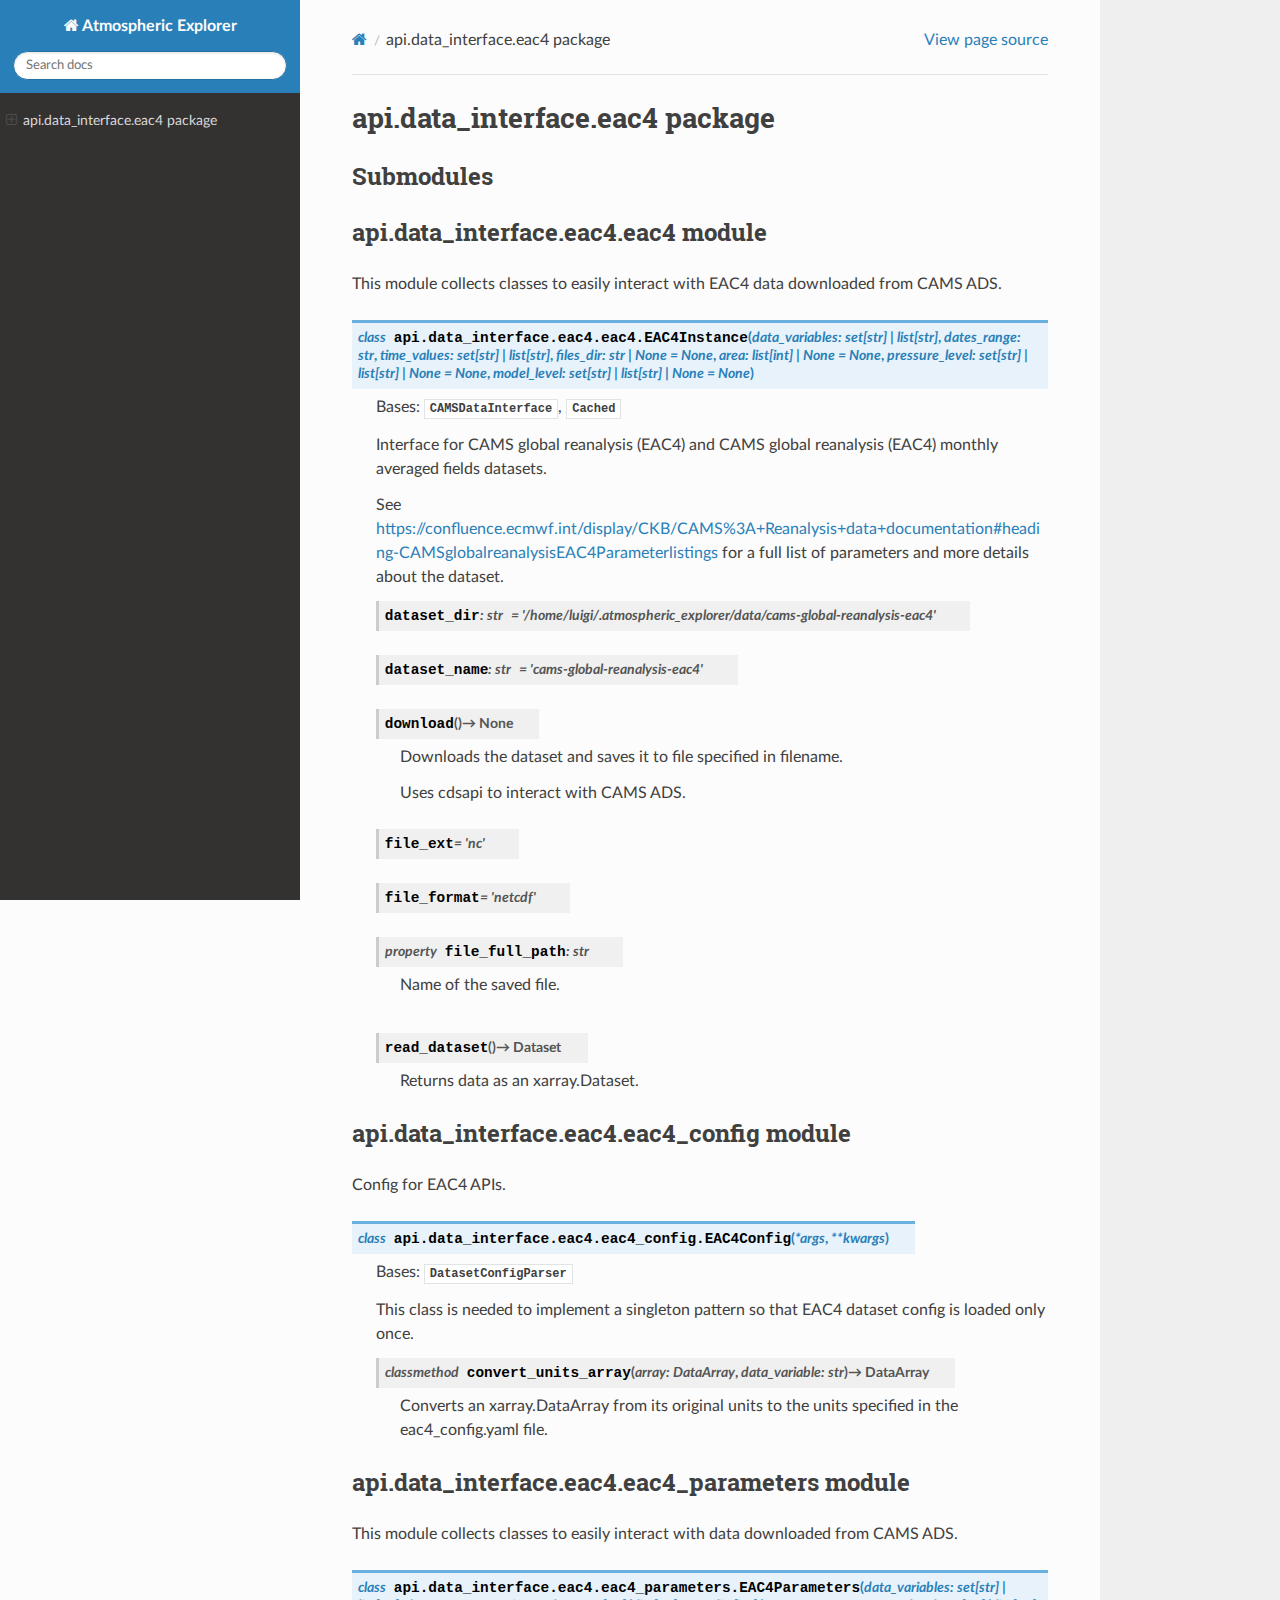
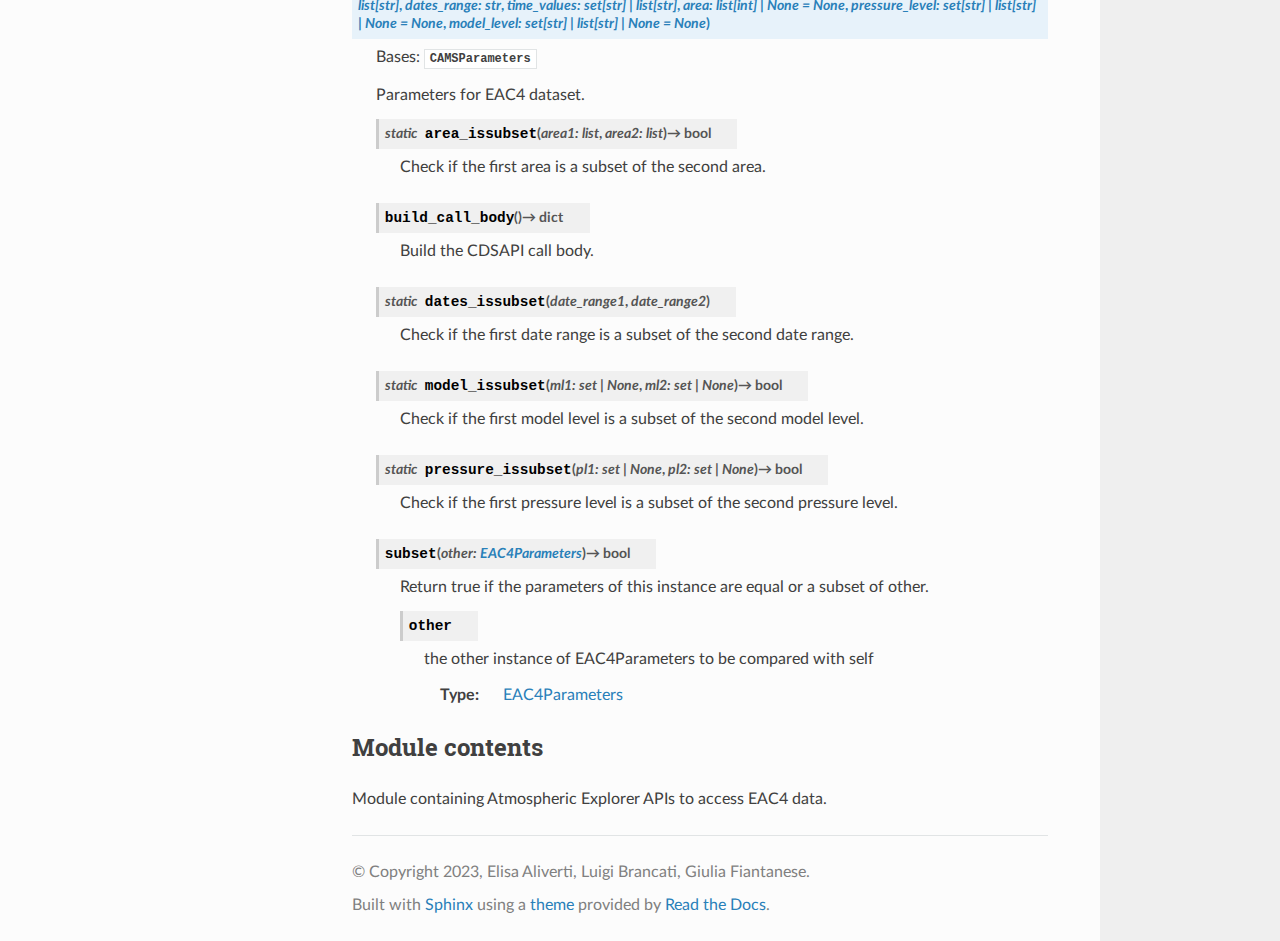
<file: documentation/doc_files/html/api.data_interface.eac4.html>
<!DOCTYPE html>
<html class="writer-html5" lang="en" >
<head>
  <meta charset="utf-8" /><meta name="generator" content="Docutils 0.18.1: http://docutils.sourceforge.net/" />

  <meta name="viewport" content="width=device-width, initial-scale=1.0" />
  <title>api.data_interface.eac4 package &mdash; Atmospheric Explorer 0.1.0.dev0 documentation</title>
      <link rel="stylesheet" href="_static/pygments.css" type="text/css" />
      <link rel="stylesheet" href="_static/css/theme.css" type="text/css" />
      <link rel="stylesheet" href="_static/custom.css" type="text/css" />
  <!--[if lt IE 9]>
    <script src="_static/js/html5shiv.min.js"></script>
  <![endif]-->
  
        <script src="_static/jquery.js?v=5d32c60e"></script>
        <script src="_static/_sphinx_javascript_frameworks_compat.js?v=2cd50e6c"></script>
        <script src="_static/documentation_options.js?v=965fac30"></script>
        <script src="_static/doctools.js?v=888ff710"></script>
        <script src="_static/sphinx_highlight.js?v=dc90522c"></script>
    <script src="_static/js/theme.js"></script>
    <link rel="index" title="Index" href="genindex.html" />
    <link rel="search" title="Search" href="search.html" /> 
</head>

<body class="wy-body-for-nav"> 
  <div class="wy-grid-for-nav">
    <nav data-toggle="wy-nav-shift" class="wy-nav-side">
      <div class="wy-side-scroll">
        <div class="wy-side-nav-search" >

          
          
          <a href="index.html" class="icon icon-home">
            Atmospheric Explorer
          </a>
<div role="search">
  <form id="rtd-search-form" class="wy-form" action="search.html" method="get">
    <input type="text" name="q" placeholder="Search docs" aria-label="Search docs" />
    <input type="hidden" name="check_keywords" value="yes" />
    <input type="hidden" name="area" value="default" />
  </form>
</div>
        </div><div class="wy-menu wy-menu-vertical" data-spy="affix" role="navigation" aria-label="Navigation menu">
              <!-- Local TOC -->
              <div class="local-toc"><ul>
<li><a class="reference internal" href="#">api.data_interface.eac4 package</a><ul>
<li><a class="reference internal" href="#submodules">Submodules</a></li>
<li><a class="reference internal" href="#module-api.data_interface.eac4.eac4">api.data_interface.eac4.eac4 module</a><ul>
<li><a class="reference internal" href="#api.data_interface.eac4.eac4.EAC4Instance"><code class="docutils literal notranslate"><span class="pre">EAC4Instance</span></code></a><ul>
<li><a class="reference internal" href="#api.data_interface.eac4.eac4.EAC4Instance.dataset_dir"><code class="docutils literal notranslate"><span class="pre">EAC4Instance.dataset_dir</span></code></a></li>
<li><a class="reference internal" href="#api.data_interface.eac4.eac4.EAC4Instance.dataset_name"><code class="docutils literal notranslate"><span class="pre">EAC4Instance.dataset_name</span></code></a></li>
<li><a class="reference internal" href="#api.data_interface.eac4.eac4.EAC4Instance.download"><code class="docutils literal notranslate"><span class="pre">EAC4Instance.download()</span></code></a></li>
<li><a class="reference internal" href="#api.data_interface.eac4.eac4.EAC4Instance.file_ext"><code class="docutils literal notranslate"><span class="pre">EAC4Instance.file_ext</span></code></a></li>
<li><a class="reference internal" href="#api.data_interface.eac4.eac4.EAC4Instance.file_format"><code class="docutils literal notranslate"><span class="pre">EAC4Instance.file_format</span></code></a></li>
<li><a class="reference internal" href="#api.data_interface.eac4.eac4.EAC4Instance.file_full_path"><code class="docutils literal notranslate"><span class="pre">EAC4Instance.file_full_path</span></code></a></li>
<li><a class="reference internal" href="#api.data_interface.eac4.eac4.EAC4Instance.read_dataset"><code class="docutils literal notranslate"><span class="pre">EAC4Instance.read_dataset()</span></code></a></li>
</ul>
</li>
</ul>
</li>
<li><a class="reference internal" href="#module-api.data_interface.eac4.eac4_config">api.data_interface.eac4.eac4_config module</a><ul>
<li><a class="reference internal" href="#api.data_interface.eac4.eac4_config.EAC4Config"><code class="docutils literal notranslate"><span class="pre">EAC4Config</span></code></a><ul>
<li><a class="reference internal" href="#api.data_interface.eac4.eac4_config.EAC4Config.convert_units_array"><code class="docutils literal notranslate"><span class="pre">EAC4Config.convert_units_array()</span></code></a></li>
</ul>
</li>
</ul>
</li>
<li><a class="reference internal" href="#module-api.data_interface.eac4.eac4_parameters">api.data_interface.eac4.eac4_parameters module</a><ul>
<li><a class="reference internal" href="#api.data_interface.eac4.eac4_parameters.EAC4Parameters"><code class="docutils literal notranslate"><span class="pre">EAC4Parameters</span></code></a><ul>
<li><a class="reference internal" href="#api.data_interface.eac4.eac4_parameters.EAC4Parameters.area_issubset"><code class="docutils literal notranslate"><span class="pre">EAC4Parameters.area_issubset()</span></code></a></li>
<li><a class="reference internal" href="#api.data_interface.eac4.eac4_parameters.EAC4Parameters.build_call_body"><code class="docutils literal notranslate"><span class="pre">EAC4Parameters.build_call_body()</span></code></a></li>
<li><a class="reference internal" href="#api.data_interface.eac4.eac4_parameters.EAC4Parameters.dates_issubset"><code class="docutils literal notranslate"><span class="pre">EAC4Parameters.dates_issubset()</span></code></a></li>
<li><a class="reference internal" href="#api.data_interface.eac4.eac4_parameters.EAC4Parameters.model_issubset"><code class="docutils literal notranslate"><span class="pre">EAC4Parameters.model_issubset()</span></code></a></li>
<li><a class="reference internal" href="#api.data_interface.eac4.eac4_parameters.EAC4Parameters.pressure_issubset"><code class="docutils literal notranslate"><span class="pre">EAC4Parameters.pressure_issubset()</span></code></a></li>
<li><a class="reference internal" href="#api.data_interface.eac4.eac4_parameters.EAC4Parameters.subset"><code class="docutils literal notranslate"><span class="pre">EAC4Parameters.subset()</span></code></a></li>
<li><a class="reference internal" href="#api.data_interface.eac4.eac4_parameters.EAC4Parameters.other"><code class="docutils literal notranslate"><span class="pre">EAC4Parameters.other</span></code></a></li>
</ul>
</li>
</ul>
</li>
<li><a class="reference internal" href="#module-api.data_interface.eac4">Module contents</a></li>
</ul>
</li>
</ul>
</div>
        </div>
      </div>
    </nav>

    <section data-toggle="wy-nav-shift" class="wy-nav-content-wrap"><nav class="wy-nav-top" aria-label="Mobile navigation menu" >
          <i data-toggle="wy-nav-top" class="fa fa-bars"></i>
          <a href="index.html">Atmospheric Explorer</a>
      </nav>

      <div class="wy-nav-content">
        <div class="rst-content">
          <div role="navigation" aria-label="Page navigation">
  <ul class="wy-breadcrumbs">
      <li><a href="index.html" class="icon icon-home" aria-label="Home"></a></li>
      <li class="breadcrumb-item active">api.data_interface.eac4 package</li>
      <li class="wy-breadcrumbs-aside">
            <a href="_sources/api.data_interface.eac4.rst.txt" rel="nofollow"> View page source</a>
      </li>
  </ul>
  <hr/>
</div>
          <div role="main" class="document" itemscope="itemscope" itemtype="http://schema.org/Article">
           <div itemprop="articleBody">
             
  <section id="api-data-interface-eac4-package">
<h1>api.data_interface.eac4 package<a class="headerlink" href="#api-data-interface-eac4-package" title="Link to this heading"></a></h1>
<section id="submodules">
<h2>Submodules<a class="headerlink" href="#submodules" title="Link to this heading"></a></h2>
</section>
<section id="module-api.data_interface.eac4.eac4">
<span id="api-data-interface-eac4-eac4-module"></span><h2>api.data_interface.eac4.eac4 module<a class="headerlink" href="#module-api.data_interface.eac4.eac4" title="Link to this heading"></a></h2>
<p>This module collects classes to easily interact with EAC4 data downloaded from CAMS ADS.</p>
<dl class="py class">
<dt class="sig sig-object py" id="api.data_interface.eac4.eac4.EAC4Instance">
<em class="property"><span class="pre">class</span><span class="w"> </span></em><span class="sig-prename descclassname"><span class="pre">api.data_interface.eac4.eac4.</span></span><span class="sig-name descname"><span class="pre">EAC4Instance</span></span><span class="sig-paren">(</span><em class="sig-param"><span class="n"><span class="pre">data_variables</span></span><span class="p"><span class="pre">:</span></span><span class="w"> </span><span class="n"><span class="pre">set</span><span class="p"><span class="pre">[</span></span><span class="pre">str</span><span class="p"><span class="pre">]</span></span><span class="w"> </span><span class="p"><span class="pre">|</span></span><span class="w"> </span><span class="pre">list</span><span class="p"><span class="pre">[</span></span><span class="pre">str</span><span class="p"><span class="pre">]</span></span></span></em>, <em class="sig-param"><span class="n"><span class="pre">dates_range</span></span><span class="p"><span class="pre">:</span></span><span class="w"> </span><span class="n"><span class="pre">str</span></span></em>, <em class="sig-param"><span class="n"><span class="pre">time_values</span></span><span class="p"><span class="pre">:</span></span><span class="w"> </span><span class="n"><span class="pre">set</span><span class="p"><span class="pre">[</span></span><span class="pre">str</span><span class="p"><span class="pre">]</span></span><span class="w"> </span><span class="p"><span class="pre">|</span></span><span class="w"> </span><span class="pre">list</span><span class="p"><span class="pre">[</span></span><span class="pre">str</span><span class="p"><span class="pre">]</span></span></span></em>, <em class="sig-param"><span class="n"><span class="pre">files_dir</span></span><span class="p"><span class="pre">:</span></span><span class="w"> </span><span class="n"><span class="pre">str</span><span class="w"> </span><span class="p"><span class="pre">|</span></span><span class="w"> </span><span class="pre">None</span></span><span class="w"> </span><span class="o"><span class="pre">=</span></span><span class="w"> </span><span class="default_value"><span class="pre">None</span></span></em>, <em class="sig-param"><span class="n"><span class="pre">area</span></span><span class="p"><span class="pre">:</span></span><span class="w"> </span><span class="n"><span class="pre">list</span><span class="p"><span class="pre">[</span></span><span class="pre">int</span><span class="p"><span class="pre">]</span></span><span class="w"> </span><span class="p"><span class="pre">|</span></span><span class="w"> </span><span class="pre">None</span></span><span class="w"> </span><span class="o"><span class="pre">=</span></span><span class="w"> </span><span class="default_value"><span class="pre">None</span></span></em>, <em class="sig-param"><span class="n"><span class="pre">pressure_level</span></span><span class="p"><span class="pre">:</span></span><span class="w"> </span><span class="n"><span class="pre">set</span><span class="p"><span class="pre">[</span></span><span class="pre">str</span><span class="p"><span class="pre">]</span></span><span class="w"> </span><span class="p"><span class="pre">|</span></span><span class="w"> </span><span class="pre">list</span><span class="p"><span class="pre">[</span></span><span class="pre">str</span><span class="p"><span class="pre">]</span></span><span class="w"> </span><span class="p"><span class="pre">|</span></span><span class="w"> </span><span class="pre">None</span></span><span class="w"> </span><span class="o"><span class="pre">=</span></span><span class="w"> </span><span class="default_value"><span class="pre">None</span></span></em>, <em class="sig-param"><span class="n"><span class="pre">model_level</span></span><span class="p"><span class="pre">:</span></span><span class="w"> </span><span class="n"><span class="pre">set</span><span class="p"><span class="pre">[</span></span><span class="pre">str</span><span class="p"><span class="pre">]</span></span><span class="w"> </span><span class="p"><span class="pre">|</span></span><span class="w"> </span><span class="pre">list</span><span class="p"><span class="pre">[</span></span><span class="pre">str</span><span class="p"><span class="pre">]</span></span><span class="w"> </span><span class="p"><span class="pre">|</span></span><span class="w"> </span><span class="pre">None</span></span><span class="w"> </span><span class="o"><span class="pre">=</span></span><span class="w"> </span><span class="default_value"><span class="pre">None</span></span></em><span class="sig-paren">)</span><a class="headerlink" href="#api.data_interface.eac4.eac4.EAC4Instance" title="Link to this definition"></a></dt>
<dd><p>Bases: <code class="xref py py-class docutils literal notranslate"><span class="pre">CAMSDataInterface</span></code>, <code class="xref py py-class docutils literal notranslate"><span class="pre">Cached</span></code></p>
<p>Interface for CAMS global reanalysis (EAC4) and CAMS global reanalysis (EAC4) monthly averaged fields datasets.</p>
<p>See <a class="reference external" href="https://confluence.ecmwf.int/display/CKB/CAMS%3A+Reanalysis+data+documentation#heading-CAMSglobalreanalysisEAC4Parameterlistings">https://confluence.ecmwf.int/display/CKB/CAMS%3A+Reanalysis+data+documentation#heading-CAMSglobalreanalysisEAC4Parameterlistings</a>
for a full list of parameters and more details about the dataset.</p>
<dl class="py attribute">
<dt class="sig sig-object py" id="api.data_interface.eac4.eac4.EAC4Instance.dataset_dir">
<span class="sig-name descname"><span class="pre">dataset_dir</span></span><em class="property"><span class="p"><span class="pre">:</span></span><span class="w"> </span><span class="pre">str</span></em><em class="property"><span class="w"> </span><span class="p"><span class="pre">=</span></span><span class="w"> </span><span class="pre">'/home/luigi/.atmospheric_explorer/data/cams-global-reanalysis-eac4'</span></em><a class="headerlink" href="#api.data_interface.eac4.eac4.EAC4Instance.dataset_dir" title="Link to this definition"></a></dt>
<dd></dd></dl>

<dl class="py attribute">
<dt class="sig sig-object py" id="api.data_interface.eac4.eac4.EAC4Instance.dataset_name">
<span class="sig-name descname"><span class="pre">dataset_name</span></span><em class="property"><span class="p"><span class="pre">:</span></span><span class="w"> </span><span class="pre">str</span></em><em class="property"><span class="w"> </span><span class="p"><span class="pre">=</span></span><span class="w"> </span><span class="pre">'cams-global-reanalysis-eac4'</span></em><a class="headerlink" href="#api.data_interface.eac4.eac4.EAC4Instance.dataset_name" title="Link to this definition"></a></dt>
<dd></dd></dl>

<dl class="py method">
<dt class="sig sig-object py" id="api.data_interface.eac4.eac4.EAC4Instance.download">
<span class="sig-name descname"><span class="pre">download</span></span><span class="sig-paren">(</span><span class="sig-paren">)</span> <span class="sig-return"><span class="sig-return-icon">&#x2192;</span> <span class="sig-return-typehint"><span class="pre">None</span></span></span><a class="headerlink" href="#api.data_interface.eac4.eac4.EAC4Instance.download" title="Link to this definition"></a></dt>
<dd><p>Downloads the dataset and saves it to file specified in filename.</p>
<p>Uses cdsapi to interact with CAMS ADS.</p>
</dd></dl>

<dl class="py attribute">
<dt class="sig sig-object py" id="api.data_interface.eac4.eac4.EAC4Instance.file_ext">
<span class="sig-name descname"><span class="pre">file_ext</span></span><em class="property"><span class="w"> </span><span class="p"><span class="pre">=</span></span><span class="w"> </span><span class="pre">'nc'</span></em><a class="headerlink" href="#api.data_interface.eac4.eac4.EAC4Instance.file_ext" title="Link to this definition"></a></dt>
<dd></dd></dl>

<dl class="py attribute">
<dt class="sig sig-object py" id="api.data_interface.eac4.eac4.EAC4Instance.file_format">
<span class="sig-name descname"><span class="pre">file_format</span></span><em class="property"><span class="w"> </span><span class="p"><span class="pre">=</span></span><span class="w"> </span><span class="pre">'netcdf'</span></em><a class="headerlink" href="#api.data_interface.eac4.eac4.EAC4Instance.file_format" title="Link to this definition"></a></dt>
<dd></dd></dl>

<dl class="py property">
<dt class="sig sig-object py" id="api.data_interface.eac4.eac4.EAC4Instance.file_full_path">
<em class="property"><span class="pre">property</span><span class="w"> </span></em><span class="sig-name descname"><span class="pre">file_full_path</span></span><em class="property"><span class="p"><span class="pre">:</span></span><span class="w"> </span><span class="pre">str</span></em><a class="headerlink" href="#api.data_interface.eac4.eac4.EAC4Instance.file_full_path" title="Link to this definition"></a></dt>
<dd><p>Name of the saved file.</p>
</dd></dl>

<dl class="py method">
<dt class="sig sig-object py" id="api.data_interface.eac4.eac4.EAC4Instance.read_dataset">
<span class="sig-name descname"><span class="pre">read_dataset</span></span><span class="sig-paren">(</span><span class="sig-paren">)</span> <span class="sig-return"><span class="sig-return-icon">&#x2192;</span> <span class="sig-return-typehint"><span class="pre">Dataset</span></span></span><a class="headerlink" href="#api.data_interface.eac4.eac4.EAC4Instance.read_dataset" title="Link to this definition"></a></dt>
<dd><p>Returns data as an xarray.Dataset.</p>
</dd></dl>

</dd></dl>

</section>
<section id="module-api.data_interface.eac4.eac4_config">
<span id="api-data-interface-eac4-eac4-config-module"></span><h2>api.data_interface.eac4.eac4_config module<a class="headerlink" href="#module-api.data_interface.eac4.eac4_config" title="Link to this heading"></a></h2>
<p>Config for EAC4 APIs.</p>
<dl class="py class">
<dt class="sig sig-object py" id="api.data_interface.eac4.eac4_config.EAC4Config">
<em class="property"><span class="pre">class</span><span class="w"> </span></em><span class="sig-prename descclassname"><span class="pre">api.data_interface.eac4.eac4_config.</span></span><span class="sig-name descname"><span class="pre">EAC4Config</span></span><span class="sig-paren">(</span><em class="sig-param"><span class="o"><span class="pre">*</span></span><span class="n"><span class="pre">args</span></span></em>, <em class="sig-param"><span class="o"><span class="pre">**</span></span><span class="n"><span class="pre">kwargs</span></span></em><span class="sig-paren">)</span><a class="headerlink" href="#api.data_interface.eac4.eac4_config.EAC4Config" title="Link to this definition"></a></dt>
<dd><p>Bases: <code class="xref py py-class docutils literal notranslate"><span class="pre">DatasetConfigParser</span></code></p>
<p>This class is needed to implement a singleton pattern so that EAC4 dataset config is loaded only once.</p>
<dl class="py method">
<dt class="sig sig-object py" id="api.data_interface.eac4.eac4_config.EAC4Config.convert_units_array">
<em class="property"><span class="pre">classmethod</span><span class="w"> </span></em><span class="sig-name descname"><span class="pre">convert_units_array</span></span><span class="sig-paren">(</span><em class="sig-param"><span class="n"><span class="pre">array</span></span><span class="p"><span class="pre">:</span></span><span class="w"> </span><span class="n"><span class="pre">DataArray</span></span></em>, <em class="sig-param"><span class="n"><span class="pre">data_variable</span></span><span class="p"><span class="pre">:</span></span><span class="w"> </span><span class="n"><span class="pre">str</span></span></em><span class="sig-paren">)</span> <span class="sig-return"><span class="sig-return-icon">&#x2192;</span> <span class="sig-return-typehint"><span class="pre">DataArray</span></span></span><a class="headerlink" href="#api.data_interface.eac4.eac4_config.EAC4Config.convert_units_array" title="Link to this definition"></a></dt>
<dd><p>Converts an xarray.DataArray from its original units to the units specified in the eac4_config.yaml file.</p>
</dd></dl>

</dd></dl>

</section>
<section id="module-api.data_interface.eac4.eac4_parameters">
<span id="api-data-interface-eac4-eac4-parameters-module"></span><h2>api.data_interface.eac4.eac4_parameters module<a class="headerlink" href="#module-api.data_interface.eac4.eac4_parameters" title="Link to this heading"></a></h2>
<p>This module collects classes to easily interact with data downloaded from CAMS ADS.</p>
<dl class="py class">
<dt class="sig sig-object py" id="api.data_interface.eac4.eac4_parameters.EAC4Parameters">
<em class="property"><span class="pre">class</span><span class="w"> </span></em><span class="sig-prename descclassname"><span class="pre">api.data_interface.eac4.eac4_parameters.</span></span><span class="sig-name descname"><span class="pre">EAC4Parameters</span></span><span class="sig-paren">(</span><em class="sig-param"><span class="n"><span class="pre">data_variables</span></span><span class="p"><span class="pre">:</span></span><span class="w"> </span><span class="n"><span class="pre">set</span><span class="p"><span class="pre">[</span></span><span class="pre">str</span><span class="p"><span class="pre">]</span></span><span class="w"> </span><span class="p"><span class="pre">|</span></span><span class="w"> </span><span class="pre">list</span><span class="p"><span class="pre">[</span></span><span class="pre">str</span><span class="p"><span class="pre">]</span></span></span></em>, <em class="sig-param"><span class="n"><span class="pre">dates_range</span></span><span class="p"><span class="pre">:</span></span><span class="w"> </span><span class="n"><span class="pre">str</span></span></em>, <em class="sig-param"><span class="n"><span class="pre">time_values</span></span><span class="p"><span class="pre">:</span></span><span class="w"> </span><span class="n"><span class="pre">set</span><span class="p"><span class="pre">[</span></span><span class="pre">str</span><span class="p"><span class="pre">]</span></span><span class="w"> </span><span class="p"><span class="pre">|</span></span><span class="w"> </span><span class="pre">list</span><span class="p"><span class="pre">[</span></span><span class="pre">str</span><span class="p"><span class="pre">]</span></span></span></em>, <em class="sig-param"><span class="n"><span class="pre">area</span></span><span class="p"><span class="pre">:</span></span><span class="w"> </span><span class="n"><span class="pre">list</span><span class="p"><span class="pre">[</span></span><span class="pre">int</span><span class="p"><span class="pre">]</span></span><span class="w"> </span><span class="p"><span class="pre">|</span></span><span class="w"> </span><span class="pre">None</span></span><span class="w"> </span><span class="o"><span class="pre">=</span></span><span class="w"> </span><span class="default_value"><span class="pre">None</span></span></em>, <em class="sig-param"><span class="n"><span class="pre">pressure_level</span></span><span class="p"><span class="pre">:</span></span><span class="w"> </span><span class="n"><span class="pre">set</span><span class="p"><span class="pre">[</span></span><span class="pre">str</span><span class="p"><span class="pre">]</span></span><span class="w"> </span><span class="p"><span class="pre">|</span></span><span class="w"> </span><span class="pre">list</span><span class="p"><span class="pre">[</span></span><span class="pre">str</span><span class="p"><span class="pre">]</span></span><span class="w"> </span><span class="p"><span class="pre">|</span></span><span class="w"> </span><span class="pre">None</span></span><span class="w"> </span><span class="o"><span class="pre">=</span></span><span class="w"> </span><span class="default_value"><span class="pre">None</span></span></em>, <em class="sig-param"><span class="n"><span class="pre">model_level</span></span><span class="p"><span class="pre">:</span></span><span class="w"> </span><span class="n"><span class="pre">set</span><span class="p"><span class="pre">[</span></span><span class="pre">str</span><span class="p"><span class="pre">]</span></span><span class="w"> </span><span class="p"><span class="pre">|</span></span><span class="w"> </span><span class="pre">list</span><span class="p"><span class="pre">[</span></span><span class="pre">str</span><span class="p"><span class="pre">]</span></span><span class="w"> </span><span class="p"><span class="pre">|</span></span><span class="w"> </span><span class="pre">None</span></span><span class="w"> </span><span class="o"><span class="pre">=</span></span><span class="w"> </span><span class="default_value"><span class="pre">None</span></span></em><span class="sig-paren">)</span><a class="headerlink" href="#api.data_interface.eac4.eac4_parameters.EAC4Parameters" title="Link to this definition"></a></dt>
<dd><p>Bases: <code class="xref py py-class docutils literal notranslate"><span class="pre">CAMSParameters</span></code></p>
<p>Parameters for EAC4 dataset.</p>
<dl class="py method">
<dt class="sig sig-object py" id="api.data_interface.eac4.eac4_parameters.EAC4Parameters.area_issubset">
<em class="property"><span class="pre">static</span><span class="w"> </span></em><span class="sig-name descname"><span class="pre">area_issubset</span></span><span class="sig-paren">(</span><em class="sig-param"><span class="n"><span class="pre">area1</span></span><span class="p"><span class="pre">:</span></span><span class="w"> </span><span class="n"><span class="pre">list</span></span></em>, <em class="sig-param"><span class="n"><span class="pre">area2</span></span><span class="p"><span class="pre">:</span></span><span class="w"> </span><span class="n"><span class="pre">list</span></span></em><span class="sig-paren">)</span> <span class="sig-return"><span class="sig-return-icon">&#x2192;</span> <span class="sig-return-typehint"><span class="pre">bool</span></span></span><a class="headerlink" href="#api.data_interface.eac4.eac4_parameters.EAC4Parameters.area_issubset" title="Link to this definition"></a></dt>
<dd><p>Check if the first area is a subset of the second area.</p>
</dd></dl>

<dl class="py method">
<dt class="sig sig-object py" id="api.data_interface.eac4.eac4_parameters.EAC4Parameters.build_call_body">
<span class="sig-name descname"><span class="pre">build_call_body</span></span><span class="sig-paren">(</span><span class="sig-paren">)</span> <span class="sig-return"><span class="sig-return-icon">&#x2192;</span> <span class="sig-return-typehint"><span class="pre">dict</span></span></span><a class="headerlink" href="#api.data_interface.eac4.eac4_parameters.EAC4Parameters.build_call_body" title="Link to this definition"></a></dt>
<dd><p>Build the CDSAPI call body.</p>
</dd></dl>

<dl class="py method">
<dt class="sig sig-object py" id="api.data_interface.eac4.eac4_parameters.EAC4Parameters.dates_issubset">
<em class="property"><span class="pre">static</span><span class="w"> </span></em><span class="sig-name descname"><span class="pre">dates_issubset</span></span><span class="sig-paren">(</span><em class="sig-param"><span class="n"><span class="pre">date_range1</span></span></em>, <em class="sig-param"><span class="n"><span class="pre">date_range2</span></span></em><span class="sig-paren">)</span><a class="headerlink" href="#api.data_interface.eac4.eac4_parameters.EAC4Parameters.dates_issubset" title="Link to this definition"></a></dt>
<dd><p>Check if the first date range is a subset of the second date range.</p>
</dd></dl>

<dl class="py method">
<dt class="sig sig-object py" id="api.data_interface.eac4.eac4_parameters.EAC4Parameters.model_issubset">
<em class="property"><span class="pre">static</span><span class="w"> </span></em><span class="sig-name descname"><span class="pre">model_issubset</span></span><span class="sig-paren">(</span><em class="sig-param"><span class="n"><span class="pre">ml1</span></span><span class="p"><span class="pre">:</span></span><span class="w"> </span><span class="n"><span class="pre">set</span><span class="w"> </span><span class="p"><span class="pre">|</span></span><span class="w"> </span><span class="pre">None</span></span></em>, <em class="sig-param"><span class="n"><span class="pre">ml2</span></span><span class="p"><span class="pre">:</span></span><span class="w"> </span><span class="n"><span class="pre">set</span><span class="w"> </span><span class="p"><span class="pre">|</span></span><span class="w"> </span><span class="pre">None</span></span></em><span class="sig-paren">)</span> <span class="sig-return"><span class="sig-return-icon">&#x2192;</span> <span class="sig-return-typehint"><span class="pre">bool</span></span></span><a class="headerlink" href="#api.data_interface.eac4.eac4_parameters.EAC4Parameters.model_issubset" title="Link to this definition"></a></dt>
<dd><p>Check if the first model level is a subset of the second model level.</p>
</dd></dl>

<dl class="py method">
<dt class="sig sig-object py" id="api.data_interface.eac4.eac4_parameters.EAC4Parameters.pressure_issubset">
<em class="property"><span class="pre">static</span><span class="w"> </span></em><span class="sig-name descname"><span class="pre">pressure_issubset</span></span><span class="sig-paren">(</span><em class="sig-param"><span class="n"><span class="pre">pl1</span></span><span class="p"><span class="pre">:</span></span><span class="w"> </span><span class="n"><span class="pre">set</span><span class="w"> </span><span class="p"><span class="pre">|</span></span><span class="w"> </span><span class="pre">None</span></span></em>, <em class="sig-param"><span class="n"><span class="pre">pl2</span></span><span class="p"><span class="pre">:</span></span><span class="w"> </span><span class="n"><span class="pre">set</span><span class="w"> </span><span class="p"><span class="pre">|</span></span><span class="w"> </span><span class="pre">None</span></span></em><span class="sig-paren">)</span> <span class="sig-return"><span class="sig-return-icon">&#x2192;</span> <span class="sig-return-typehint"><span class="pre">bool</span></span></span><a class="headerlink" href="#api.data_interface.eac4.eac4_parameters.EAC4Parameters.pressure_issubset" title="Link to this definition"></a></dt>
<dd><p>Check if the first pressure level is a subset of the second pressure level.</p>
</dd></dl>

<dl class="py method">
<dt class="sig sig-object py" id="api.data_interface.eac4.eac4_parameters.EAC4Parameters.subset">
<span class="sig-name descname"><span class="pre">subset</span></span><span class="sig-paren">(</span><em class="sig-param"><span class="n"><span class="pre">other</span></span><span class="p"><span class="pre">:</span></span><span class="w"> </span><span class="n"><a class="reference internal" href="#api.data_interface.eac4.eac4_parameters.EAC4Parameters" title="api.data_interface.eac4.eac4_parameters.EAC4Parameters"><span class="pre">EAC4Parameters</span></a></span></em><span class="sig-paren">)</span> <span class="sig-return"><span class="sig-return-icon">&#x2192;</span> <span class="sig-return-typehint"><span class="pre">bool</span></span></span><a class="headerlink" href="#api.data_interface.eac4.eac4_parameters.EAC4Parameters.subset" title="Link to this definition"></a></dt>
<dd><p>Return true if the parameters of this instance are equal or a subset of other.</p>
<dl class="py attribute">
<dt class="sig sig-object py" id="api.data_interface.eac4.eac4_parameters.EAC4Parameters.other">
<span class="sig-name descname"><span class="pre">other</span></span><a class="headerlink" href="#api.data_interface.eac4.eac4_parameters.EAC4Parameters.other" title="Link to this definition"></a></dt>
<dd><p>the other instance of EAC4Parameters to be compared with self</p>
<dl class="field-list simple">
<dt class="field-odd">Type<span class="colon">:</span></dt>
<dd class="field-odd"><p><a class="reference internal" href="#api.data_interface.eac4.eac4_parameters.EAC4Parameters" title="api.data_interface.eac4.eac4_parameters.EAC4Parameters">EAC4Parameters</a></p>
</dd>
</dl>
</dd></dl>

</dd></dl>

</dd></dl>

</section>
<section id="module-api.data_interface.eac4">
<span id="module-contents"></span><h2>Module contents<a class="headerlink" href="#module-api.data_interface.eac4" title="Link to this heading"></a></h2>
<p>Module containing Atmospheric Explorer APIs to access EAC4 data.</p>
</section>
</section>


           </div>
          </div>
          <footer>

  <hr/>

  <div role="contentinfo">
    <p>&#169; Copyright 2023, Elisa Aliverti, Luigi Brancati, Giulia Fiantanese.</p>
  </div>

  Built with <a href="https://www.sphinx-doc.org/">Sphinx</a> using a
    <a href="https://github.com/readthedocs/sphinx_rtd_theme">theme</a>
    provided by <a href="https://readthedocs.org">Read the Docs</a>.
   

</footer>
        </div>
      </div>
    </section>
  </div>
  <script>
      jQuery(function () {
          SphinxRtdTheme.Navigation.enable(true);
      });
  </script> 

</body>
</html>
</file>
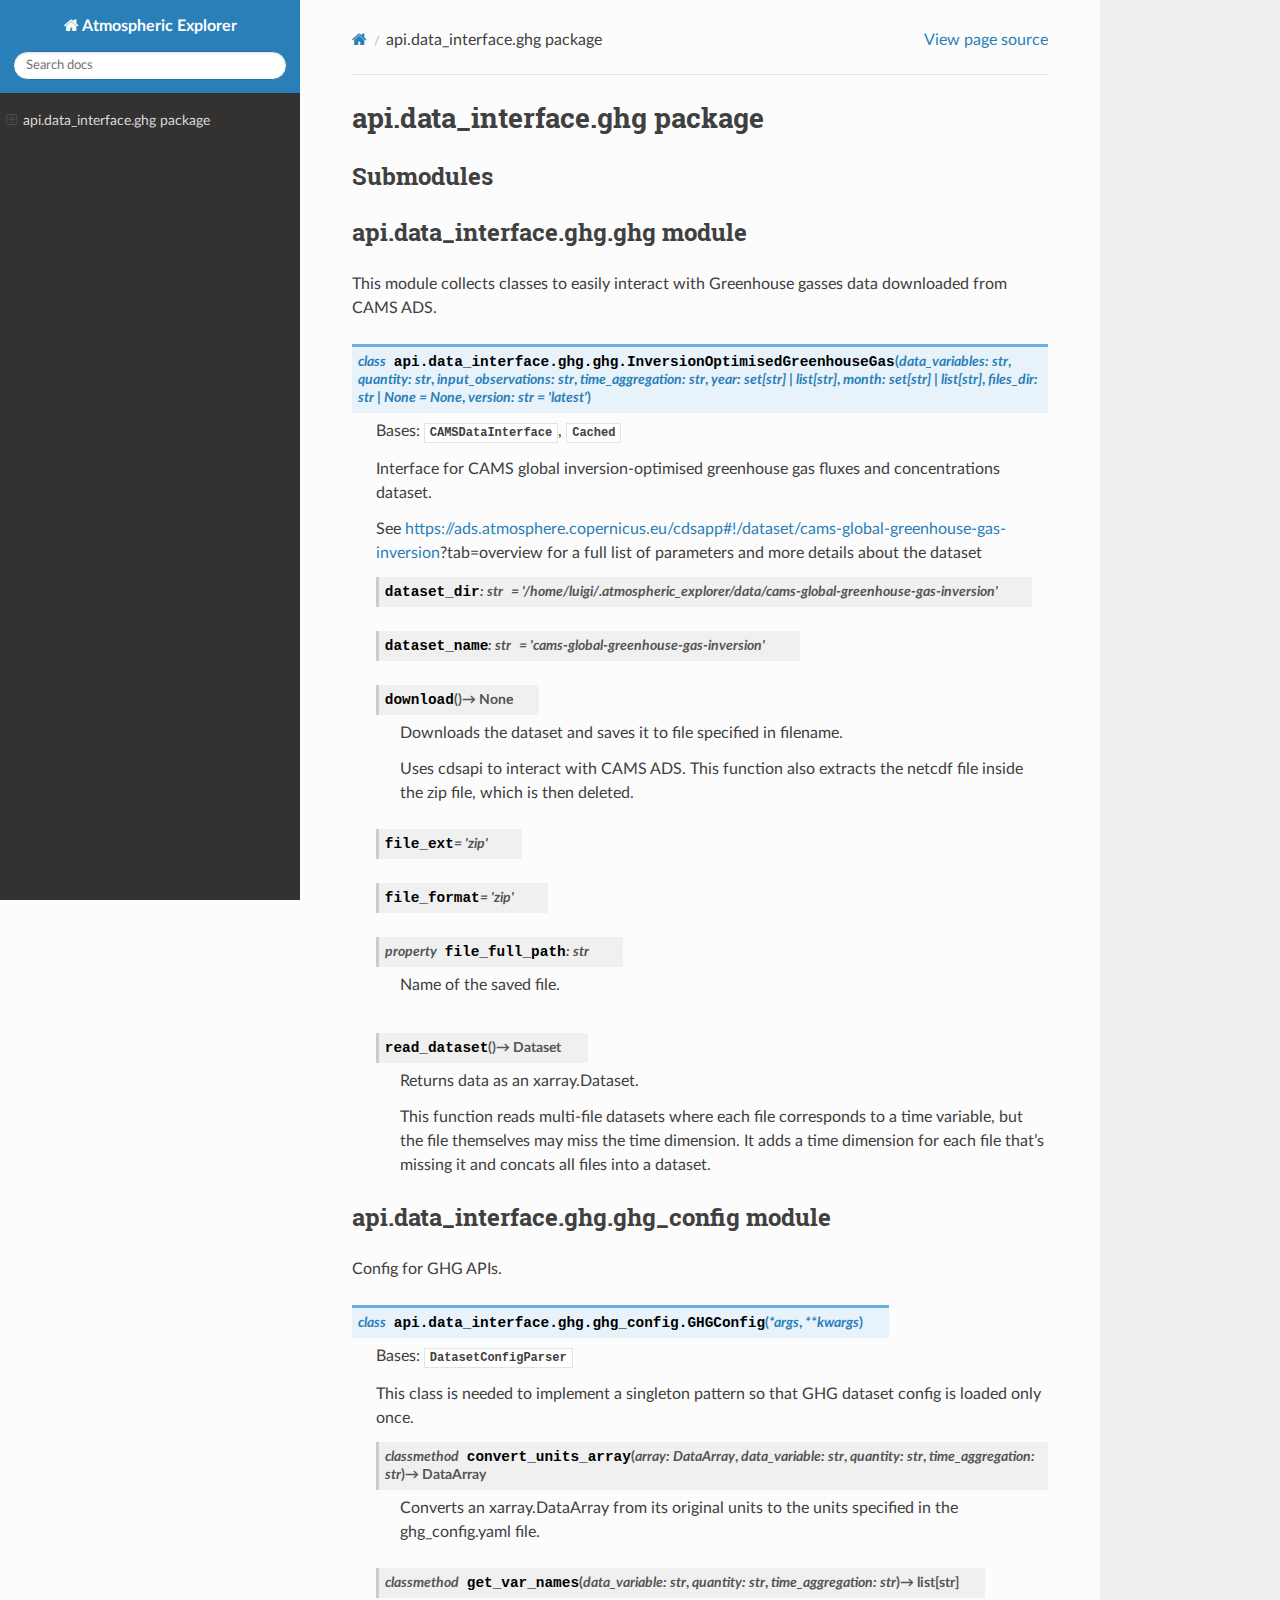
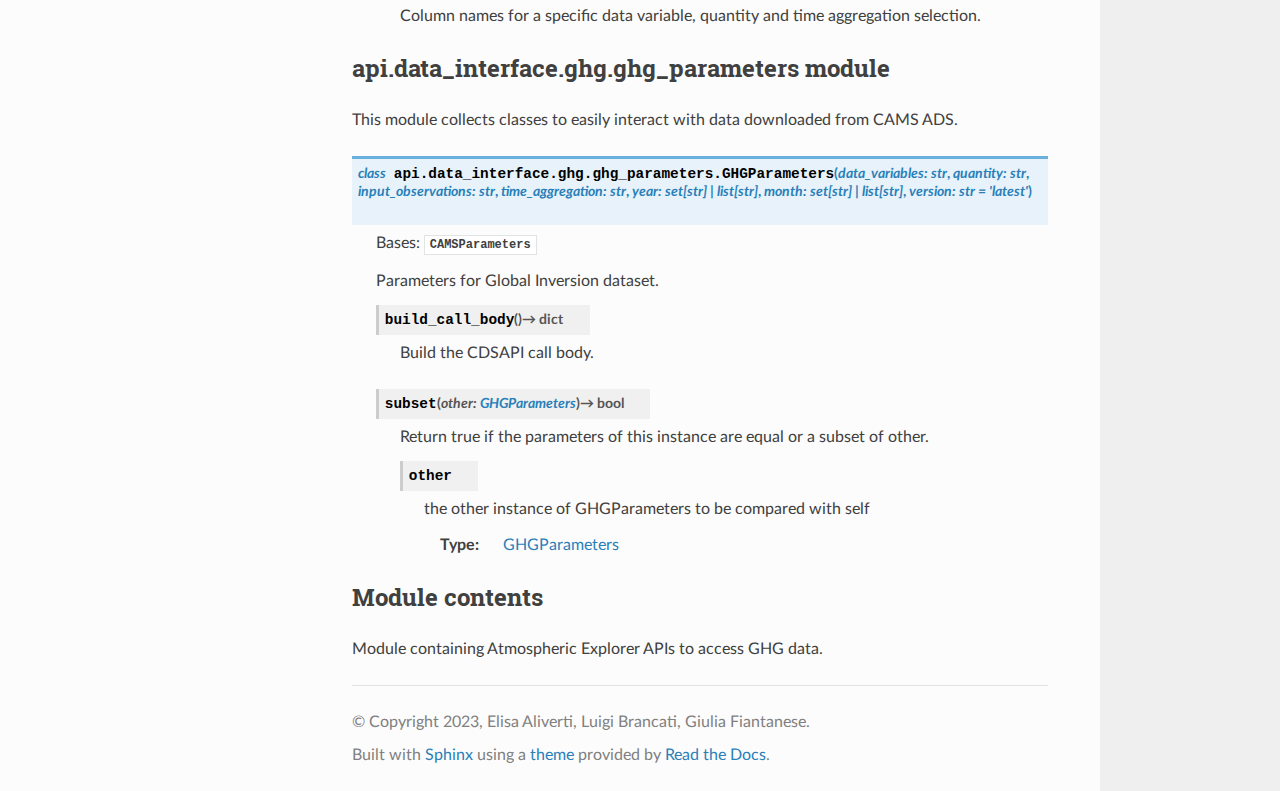
<file: documentation/doc_files/html/api.data_interface.ghg.html>
<!DOCTYPE html>
<html class="writer-html5" lang="en" >
<head>
  <meta charset="utf-8" /><meta name="generator" content="Docutils 0.18.1: http://docutils.sourceforge.net/" />

  <meta name="viewport" content="width=device-width, initial-scale=1.0" />
  <title>api.data_interface.ghg package &mdash; Atmospheric Explorer 0.1.0.dev0 documentation</title>
      <link rel="stylesheet" href="_static/pygments.css" type="text/css" />
      <link rel="stylesheet" href="_static/css/theme.css" type="text/css" />
      <link rel="stylesheet" href="_static/custom.css" type="text/css" />
  <!--[if lt IE 9]>
    <script src="_static/js/html5shiv.min.js"></script>
  <![endif]-->
  
        <script src="_static/jquery.js?v=5d32c60e"></script>
        <script src="_static/_sphinx_javascript_frameworks_compat.js?v=2cd50e6c"></script>
        <script src="_static/documentation_options.js?v=965fac30"></script>
        <script src="_static/doctools.js?v=888ff710"></script>
        <script src="_static/sphinx_highlight.js?v=dc90522c"></script>
    <script src="_static/js/theme.js"></script>
    <link rel="index" title="Index" href="genindex.html" />
    <link rel="search" title="Search" href="search.html" /> 
</head>

<body class="wy-body-for-nav"> 
  <div class="wy-grid-for-nav">
    <nav data-toggle="wy-nav-shift" class="wy-nav-side">
      <div class="wy-side-scroll">
        <div class="wy-side-nav-search" >

          
          
          <a href="index.html" class="icon icon-home">
            Atmospheric Explorer
          </a>
<div role="search">
  <form id="rtd-search-form" class="wy-form" action="search.html" method="get">
    <input type="text" name="q" placeholder="Search docs" aria-label="Search docs" />
    <input type="hidden" name="check_keywords" value="yes" />
    <input type="hidden" name="area" value="default" />
  </form>
</div>
        </div><div class="wy-menu wy-menu-vertical" data-spy="affix" role="navigation" aria-label="Navigation menu">
              <!-- Local TOC -->
              <div class="local-toc"><ul>
<li><a class="reference internal" href="#">api.data_interface.ghg package</a><ul>
<li><a class="reference internal" href="#submodules">Submodules</a></li>
<li><a class="reference internal" href="#module-api.data_interface.ghg.ghg">api.data_interface.ghg.ghg module</a><ul>
<li><a class="reference internal" href="#api.data_interface.ghg.ghg.InversionOptimisedGreenhouseGas"><code class="docutils literal notranslate"><span class="pre">InversionOptimisedGreenhouseGas</span></code></a><ul>
<li><a class="reference internal" href="#api.data_interface.ghg.ghg.InversionOptimisedGreenhouseGas.dataset_dir"><code class="docutils literal notranslate"><span class="pre">InversionOptimisedGreenhouseGas.dataset_dir</span></code></a></li>
<li><a class="reference internal" href="#api.data_interface.ghg.ghg.InversionOptimisedGreenhouseGas.dataset_name"><code class="docutils literal notranslate"><span class="pre">InversionOptimisedGreenhouseGas.dataset_name</span></code></a></li>
<li><a class="reference internal" href="#api.data_interface.ghg.ghg.InversionOptimisedGreenhouseGas.download"><code class="docutils literal notranslate"><span class="pre">InversionOptimisedGreenhouseGas.download()</span></code></a></li>
<li><a class="reference internal" href="#api.data_interface.ghg.ghg.InversionOptimisedGreenhouseGas.file_ext"><code class="docutils literal notranslate"><span class="pre">InversionOptimisedGreenhouseGas.file_ext</span></code></a></li>
<li><a class="reference internal" href="#api.data_interface.ghg.ghg.InversionOptimisedGreenhouseGas.file_format"><code class="docutils literal notranslate"><span class="pre">InversionOptimisedGreenhouseGas.file_format</span></code></a></li>
<li><a class="reference internal" href="#api.data_interface.ghg.ghg.InversionOptimisedGreenhouseGas.file_full_path"><code class="docutils literal notranslate"><span class="pre">InversionOptimisedGreenhouseGas.file_full_path</span></code></a></li>
<li><a class="reference internal" href="#api.data_interface.ghg.ghg.InversionOptimisedGreenhouseGas.read_dataset"><code class="docutils literal notranslate"><span class="pre">InversionOptimisedGreenhouseGas.read_dataset()</span></code></a></li>
</ul>
</li>
</ul>
</li>
<li><a class="reference internal" href="#module-api.data_interface.ghg.ghg_config">api.data_interface.ghg.ghg_config module</a><ul>
<li><a class="reference internal" href="#api.data_interface.ghg.ghg_config.GHGConfig"><code class="docutils literal notranslate"><span class="pre">GHGConfig</span></code></a><ul>
<li><a class="reference internal" href="#api.data_interface.ghg.ghg_config.GHGConfig.convert_units_array"><code class="docutils literal notranslate"><span class="pre">GHGConfig.convert_units_array()</span></code></a></li>
<li><a class="reference internal" href="#api.data_interface.ghg.ghg_config.GHGConfig.get_var_names"><code class="docutils literal notranslate"><span class="pre">GHGConfig.get_var_names()</span></code></a></li>
</ul>
</li>
</ul>
</li>
<li><a class="reference internal" href="#module-api.data_interface.ghg.ghg_parameters">api.data_interface.ghg.ghg_parameters module</a><ul>
<li><a class="reference internal" href="#api.data_interface.ghg.ghg_parameters.GHGParameters"><code class="docutils literal notranslate"><span class="pre">GHGParameters</span></code></a><ul>
<li><a class="reference internal" href="#api.data_interface.ghg.ghg_parameters.GHGParameters.build_call_body"><code class="docutils literal notranslate"><span class="pre">GHGParameters.build_call_body()</span></code></a></li>
<li><a class="reference internal" href="#api.data_interface.ghg.ghg_parameters.GHGParameters.subset"><code class="docutils literal notranslate"><span class="pre">GHGParameters.subset()</span></code></a></li>
<li><a class="reference internal" href="#api.data_interface.ghg.ghg_parameters.GHGParameters.other"><code class="docutils literal notranslate"><span class="pre">GHGParameters.other</span></code></a></li>
</ul>
</li>
</ul>
</li>
<li><a class="reference internal" href="#module-api.data_interface.ghg">Module contents</a></li>
</ul>
</li>
</ul>
</div>
        </div>
      </div>
    </nav>

    <section data-toggle="wy-nav-shift" class="wy-nav-content-wrap"><nav class="wy-nav-top" aria-label="Mobile navigation menu" >
          <i data-toggle="wy-nav-top" class="fa fa-bars"></i>
          <a href="index.html">Atmospheric Explorer</a>
      </nav>

      <div class="wy-nav-content">
        <div class="rst-content">
          <div role="navigation" aria-label="Page navigation">
  <ul class="wy-breadcrumbs">
      <li><a href="index.html" class="icon icon-home" aria-label="Home"></a></li>
      <li class="breadcrumb-item active">api.data_interface.ghg package</li>
      <li class="wy-breadcrumbs-aside">
            <a href="_sources/api.data_interface.ghg.rst.txt" rel="nofollow"> View page source</a>
      </li>
  </ul>
  <hr/>
</div>
          <div role="main" class="document" itemscope="itemscope" itemtype="http://schema.org/Article">
           <div itemprop="articleBody">
             
  <section id="api-data-interface-ghg-package">
<h1>api.data_interface.ghg package<a class="headerlink" href="#api-data-interface-ghg-package" title="Link to this heading"></a></h1>
<section id="submodules">
<h2>Submodules<a class="headerlink" href="#submodules" title="Link to this heading"></a></h2>
</section>
<section id="module-api.data_interface.ghg.ghg">
<span id="api-data-interface-ghg-ghg-module"></span><h2>api.data_interface.ghg.ghg module<a class="headerlink" href="#module-api.data_interface.ghg.ghg" title="Link to this heading"></a></h2>
<p>This module collects classes to easily interact with Greenhouse gasses data downloaded from CAMS ADS.</p>
<dl class="py class">
<dt class="sig sig-object py" id="api.data_interface.ghg.ghg.InversionOptimisedGreenhouseGas">
<em class="property"><span class="pre">class</span><span class="w"> </span></em><span class="sig-prename descclassname"><span class="pre">api.data_interface.ghg.ghg.</span></span><span class="sig-name descname"><span class="pre">InversionOptimisedGreenhouseGas</span></span><span class="sig-paren">(</span><em class="sig-param"><span class="n"><span class="pre">data_variables</span></span><span class="p"><span class="pre">:</span></span><span class="w"> </span><span class="n"><span class="pre">str</span></span></em>, <em class="sig-param"><span class="n"><span class="pre">quantity</span></span><span class="p"><span class="pre">:</span></span><span class="w"> </span><span class="n"><span class="pre">str</span></span></em>, <em class="sig-param"><span class="n"><span class="pre">input_observations</span></span><span class="p"><span class="pre">:</span></span><span class="w"> </span><span class="n"><span class="pre">str</span></span></em>, <em class="sig-param"><span class="n"><span class="pre">time_aggregation</span></span><span class="p"><span class="pre">:</span></span><span class="w"> </span><span class="n"><span class="pre">str</span></span></em>, <em class="sig-param"><span class="n"><span class="pre">year</span></span><span class="p"><span class="pre">:</span></span><span class="w"> </span><span class="n"><span class="pre">set</span><span class="p"><span class="pre">[</span></span><span class="pre">str</span><span class="p"><span class="pre">]</span></span><span class="w"> </span><span class="p"><span class="pre">|</span></span><span class="w"> </span><span class="pre">list</span><span class="p"><span class="pre">[</span></span><span class="pre">str</span><span class="p"><span class="pre">]</span></span></span></em>, <em class="sig-param"><span class="n"><span class="pre">month</span></span><span class="p"><span class="pre">:</span></span><span class="w"> </span><span class="n"><span class="pre">set</span><span class="p"><span class="pre">[</span></span><span class="pre">str</span><span class="p"><span class="pre">]</span></span><span class="w"> </span><span class="p"><span class="pre">|</span></span><span class="w"> </span><span class="pre">list</span><span class="p"><span class="pre">[</span></span><span class="pre">str</span><span class="p"><span class="pre">]</span></span></span></em>, <em class="sig-param"><span class="n"><span class="pre">files_dir</span></span><span class="p"><span class="pre">:</span></span><span class="w"> </span><span class="n"><span class="pre">str</span><span class="w"> </span><span class="p"><span class="pre">|</span></span><span class="w"> </span><span class="pre">None</span></span><span class="w"> </span><span class="o"><span class="pre">=</span></span><span class="w"> </span><span class="default_value"><span class="pre">None</span></span></em>, <em class="sig-param"><span class="n"><span class="pre">version</span></span><span class="p"><span class="pre">:</span></span><span class="w"> </span><span class="n"><span class="pre">str</span></span><span class="w"> </span><span class="o"><span class="pre">=</span></span><span class="w"> </span><span class="default_value"><span class="pre">'latest'</span></span></em><span class="sig-paren">)</span><a class="headerlink" href="#api.data_interface.ghg.ghg.InversionOptimisedGreenhouseGas" title="Link to this definition"></a></dt>
<dd><p>Bases: <code class="xref py py-class docutils literal notranslate"><span class="pre">CAMSDataInterface</span></code>, <code class="xref py py-class docutils literal notranslate"><span class="pre">Cached</span></code></p>
<p>Interface for CAMS global inversion-optimised greenhouse gas fluxes and concentrations dataset.</p>
<p>See <a class="reference external" href="https://ads.atmosphere.copernicus.eu/cdsapp#!/dataset/cams-global-greenhouse-gas-inversion">https://ads.atmosphere.copernicus.eu/cdsapp#!/dataset/cams-global-greenhouse-gas-inversion</a>?tab=overview
for a full list of parameters and more details about the dataset</p>
<dl class="py attribute">
<dt class="sig sig-object py" id="api.data_interface.ghg.ghg.InversionOptimisedGreenhouseGas.dataset_dir">
<span class="sig-name descname"><span class="pre">dataset_dir</span></span><em class="property"><span class="p"><span class="pre">:</span></span><span class="w"> </span><span class="pre">str</span></em><em class="property"><span class="w"> </span><span class="p"><span class="pre">=</span></span><span class="w"> </span><span class="pre">'/home/luigi/.atmospheric_explorer/data/cams-global-greenhouse-gas-inversion'</span></em><a class="headerlink" href="#api.data_interface.ghg.ghg.InversionOptimisedGreenhouseGas.dataset_dir" title="Link to this definition"></a></dt>
<dd></dd></dl>

<dl class="py attribute">
<dt class="sig sig-object py" id="api.data_interface.ghg.ghg.InversionOptimisedGreenhouseGas.dataset_name">
<span class="sig-name descname"><span class="pre">dataset_name</span></span><em class="property"><span class="p"><span class="pre">:</span></span><span class="w"> </span><span class="pre">str</span></em><em class="property"><span class="w"> </span><span class="p"><span class="pre">=</span></span><span class="w"> </span><span class="pre">'cams-global-greenhouse-gas-inversion'</span></em><a class="headerlink" href="#api.data_interface.ghg.ghg.InversionOptimisedGreenhouseGas.dataset_name" title="Link to this definition"></a></dt>
<dd></dd></dl>

<dl class="py method">
<dt class="sig sig-object py" id="api.data_interface.ghg.ghg.InversionOptimisedGreenhouseGas.download">
<span class="sig-name descname"><span class="pre">download</span></span><span class="sig-paren">(</span><span class="sig-paren">)</span> <span class="sig-return"><span class="sig-return-icon">&#x2192;</span> <span class="sig-return-typehint"><span class="pre">None</span></span></span><a class="headerlink" href="#api.data_interface.ghg.ghg.InversionOptimisedGreenhouseGas.download" title="Link to this definition"></a></dt>
<dd><p>Downloads the dataset and saves it to file specified in filename.</p>
<p>Uses cdsapi to interact with CAMS ADS.
This function also extracts the netcdf file inside the zip file, which is then deleted.</p>
</dd></dl>

<dl class="py attribute">
<dt class="sig sig-object py" id="api.data_interface.ghg.ghg.InversionOptimisedGreenhouseGas.file_ext">
<span class="sig-name descname"><span class="pre">file_ext</span></span><em class="property"><span class="w"> </span><span class="p"><span class="pre">=</span></span><span class="w"> </span><span class="pre">'zip'</span></em><a class="headerlink" href="#api.data_interface.ghg.ghg.InversionOptimisedGreenhouseGas.file_ext" title="Link to this definition"></a></dt>
<dd></dd></dl>

<dl class="py attribute">
<dt class="sig sig-object py" id="api.data_interface.ghg.ghg.InversionOptimisedGreenhouseGas.file_format">
<span class="sig-name descname"><span class="pre">file_format</span></span><em class="property"><span class="w"> </span><span class="p"><span class="pre">=</span></span><span class="w"> </span><span class="pre">'zip'</span></em><a class="headerlink" href="#api.data_interface.ghg.ghg.InversionOptimisedGreenhouseGas.file_format" title="Link to this definition"></a></dt>
<dd></dd></dl>

<dl class="py property">
<dt class="sig sig-object py" id="api.data_interface.ghg.ghg.InversionOptimisedGreenhouseGas.file_full_path">
<em class="property"><span class="pre">property</span><span class="w"> </span></em><span class="sig-name descname"><span class="pre">file_full_path</span></span><em class="property"><span class="p"><span class="pre">:</span></span><span class="w"> </span><span class="pre">str</span></em><a class="headerlink" href="#api.data_interface.ghg.ghg.InversionOptimisedGreenhouseGas.file_full_path" title="Link to this definition"></a></dt>
<dd><p>Name of the saved file.</p>
</dd></dl>

<dl class="py method">
<dt class="sig sig-object py" id="api.data_interface.ghg.ghg.InversionOptimisedGreenhouseGas.read_dataset">
<span class="sig-name descname"><span class="pre">read_dataset</span></span><span class="sig-paren">(</span><span class="sig-paren">)</span> <span class="sig-return"><span class="sig-return-icon">&#x2192;</span> <span class="sig-return-typehint"><span class="pre">Dataset</span></span></span><a class="headerlink" href="#api.data_interface.ghg.ghg.InversionOptimisedGreenhouseGas.read_dataset" title="Link to this definition"></a></dt>
<dd><p>Returns data as an xarray.Dataset.</p>
<p>This function reads multi-file datasets where each file corresponds to a time variable,
but the file themselves may miss the time dimension. It adds a time dimension for each file
that’s missing it and concats all files into a dataset.</p>
</dd></dl>

</dd></dl>

</section>
<section id="module-api.data_interface.ghg.ghg_config">
<span id="api-data-interface-ghg-ghg-config-module"></span><h2>api.data_interface.ghg.ghg_config module<a class="headerlink" href="#module-api.data_interface.ghg.ghg_config" title="Link to this heading"></a></h2>
<p>Config for GHG APIs.</p>
<dl class="py class">
<dt class="sig sig-object py" id="api.data_interface.ghg.ghg_config.GHGConfig">
<em class="property"><span class="pre">class</span><span class="w"> </span></em><span class="sig-prename descclassname"><span class="pre">api.data_interface.ghg.ghg_config.</span></span><span class="sig-name descname"><span class="pre">GHGConfig</span></span><span class="sig-paren">(</span><em class="sig-param"><span class="o"><span class="pre">*</span></span><span class="n"><span class="pre">args</span></span></em>, <em class="sig-param"><span class="o"><span class="pre">**</span></span><span class="n"><span class="pre">kwargs</span></span></em><span class="sig-paren">)</span><a class="headerlink" href="#api.data_interface.ghg.ghg_config.GHGConfig" title="Link to this definition"></a></dt>
<dd><p>Bases: <code class="xref py py-class docutils literal notranslate"><span class="pre">DatasetConfigParser</span></code></p>
<p>This class is needed to implement a singleton pattern so that GHG dataset config is loaded only once.</p>
<dl class="py method">
<dt class="sig sig-object py" id="api.data_interface.ghg.ghg_config.GHGConfig.convert_units_array">
<em class="property"><span class="pre">classmethod</span><span class="w"> </span></em><span class="sig-name descname"><span class="pre">convert_units_array</span></span><span class="sig-paren">(</span><em class="sig-param"><span class="n"><span class="pre">array</span></span><span class="p"><span class="pre">:</span></span><span class="w"> </span><span class="n"><span class="pre">DataArray</span></span></em>, <em class="sig-param"><span class="n"><span class="pre">data_variable</span></span><span class="p"><span class="pre">:</span></span><span class="w"> </span><span class="n"><span class="pre">str</span></span></em>, <em class="sig-param"><span class="n"><span class="pre">quantity</span></span><span class="p"><span class="pre">:</span></span><span class="w"> </span><span class="n"><span class="pre">str</span></span></em>, <em class="sig-param"><span class="n"><span class="pre">time_aggregation</span></span><span class="p"><span class="pre">:</span></span><span class="w"> </span><span class="n"><span class="pre">str</span></span></em><span class="sig-paren">)</span> <span class="sig-return"><span class="sig-return-icon">&#x2192;</span> <span class="sig-return-typehint"><span class="pre">DataArray</span></span></span><a class="headerlink" href="#api.data_interface.ghg.ghg_config.GHGConfig.convert_units_array" title="Link to this definition"></a></dt>
<dd><p>Converts an xarray.DataArray from its original units to the units specified in the ghg_config.yaml file.</p>
</dd></dl>

<dl class="py method">
<dt class="sig sig-object py" id="api.data_interface.ghg.ghg_config.GHGConfig.get_var_names">
<em class="property"><span class="pre">classmethod</span><span class="w"> </span></em><span class="sig-name descname"><span class="pre">get_var_names</span></span><span class="sig-paren">(</span><em class="sig-param"><span class="n"><span class="pre">data_variable</span></span><span class="p"><span class="pre">:</span></span><span class="w"> </span><span class="n"><span class="pre">str</span></span></em>, <em class="sig-param"><span class="n"><span class="pre">quantity</span></span><span class="p"><span class="pre">:</span></span><span class="w"> </span><span class="n"><span class="pre">str</span></span></em>, <em class="sig-param"><span class="n"><span class="pre">time_aggregation</span></span><span class="p"><span class="pre">:</span></span><span class="w"> </span><span class="n"><span class="pre">str</span></span></em><span class="sig-paren">)</span> <span class="sig-return"><span class="sig-return-icon">&#x2192;</span> <span class="sig-return-typehint"><span class="pre">list</span><span class="p"><span class="pre">[</span></span><span class="pre">str</span><span class="p"><span class="pre">]</span></span></span></span><a class="headerlink" href="#api.data_interface.ghg.ghg_config.GHGConfig.get_var_names" title="Link to this definition"></a></dt>
<dd><p>Column names for a specific data variable, quantity and time aggregation selection.</p>
</dd></dl>

</dd></dl>

</section>
<section id="module-api.data_interface.ghg.ghg_parameters">
<span id="api-data-interface-ghg-ghg-parameters-module"></span><h2>api.data_interface.ghg.ghg_parameters module<a class="headerlink" href="#module-api.data_interface.ghg.ghg_parameters" title="Link to this heading"></a></h2>
<p>This module collects classes to easily interact with data downloaded from CAMS ADS.</p>
<dl class="py class">
<dt class="sig sig-object py" id="api.data_interface.ghg.ghg_parameters.GHGParameters">
<em class="property"><span class="pre">class</span><span class="w"> </span></em><span class="sig-prename descclassname"><span class="pre">api.data_interface.ghg.ghg_parameters.</span></span><span class="sig-name descname"><span class="pre">GHGParameters</span></span><span class="sig-paren">(</span><em class="sig-param"><span class="n"><span class="pre">data_variables</span></span><span class="p"><span class="pre">:</span></span><span class="w"> </span><span class="n"><span class="pre">str</span></span></em>, <em class="sig-param"><span class="n"><span class="pre">quantity</span></span><span class="p"><span class="pre">:</span></span><span class="w"> </span><span class="n"><span class="pre">str</span></span></em>, <em class="sig-param"><span class="n"><span class="pre">input_observations</span></span><span class="p"><span class="pre">:</span></span><span class="w"> </span><span class="n"><span class="pre">str</span></span></em>, <em class="sig-param"><span class="n"><span class="pre">time_aggregation</span></span><span class="p"><span class="pre">:</span></span><span class="w"> </span><span class="n"><span class="pre">str</span></span></em>, <em class="sig-param"><span class="n"><span class="pre">year</span></span><span class="p"><span class="pre">:</span></span><span class="w"> </span><span class="n"><span class="pre">set</span><span class="p"><span class="pre">[</span></span><span class="pre">str</span><span class="p"><span class="pre">]</span></span><span class="w"> </span><span class="p"><span class="pre">|</span></span><span class="w"> </span><span class="pre">list</span><span class="p"><span class="pre">[</span></span><span class="pre">str</span><span class="p"><span class="pre">]</span></span></span></em>, <em class="sig-param"><span class="n"><span class="pre">month</span></span><span class="p"><span class="pre">:</span></span><span class="w"> </span><span class="n"><span class="pre">set</span><span class="p"><span class="pre">[</span></span><span class="pre">str</span><span class="p"><span class="pre">]</span></span><span class="w"> </span><span class="p"><span class="pre">|</span></span><span class="w"> </span><span class="pre">list</span><span class="p"><span class="pre">[</span></span><span class="pre">str</span><span class="p"><span class="pre">]</span></span></span></em>, <em class="sig-param"><span class="n"><span class="pre">version</span></span><span class="p"><span class="pre">:</span></span><span class="w"> </span><span class="n"><span class="pre">str</span></span><span class="w"> </span><span class="o"><span class="pre">=</span></span><span class="w"> </span><span class="default_value"><span class="pre">'latest'</span></span></em><span class="sig-paren">)</span><a class="headerlink" href="#api.data_interface.ghg.ghg_parameters.GHGParameters" title="Link to this definition"></a></dt>
<dd><p>Bases: <code class="xref py py-class docutils literal notranslate"><span class="pre">CAMSParameters</span></code></p>
<p>Parameters for Global Inversion dataset.</p>
<dl class="py method">
<dt class="sig sig-object py" id="api.data_interface.ghg.ghg_parameters.GHGParameters.build_call_body">
<span class="sig-name descname"><span class="pre">build_call_body</span></span><span class="sig-paren">(</span><span class="sig-paren">)</span> <span class="sig-return"><span class="sig-return-icon">&#x2192;</span> <span class="sig-return-typehint"><span class="pre">dict</span></span></span><a class="headerlink" href="#api.data_interface.ghg.ghg_parameters.GHGParameters.build_call_body" title="Link to this definition"></a></dt>
<dd><p>Build the CDSAPI call body.</p>
</dd></dl>

<dl class="py method">
<dt class="sig sig-object py" id="api.data_interface.ghg.ghg_parameters.GHGParameters.subset">
<span class="sig-name descname"><span class="pre">subset</span></span><span class="sig-paren">(</span><em class="sig-param"><span class="n"><span class="pre">other</span></span><span class="p"><span class="pre">:</span></span><span class="w"> </span><span class="n"><a class="reference internal" href="#api.data_interface.ghg.ghg_parameters.GHGParameters" title="api.data_interface.ghg.ghg_parameters.GHGParameters"><span class="pre">GHGParameters</span></a></span></em><span class="sig-paren">)</span> <span class="sig-return"><span class="sig-return-icon">&#x2192;</span> <span class="sig-return-typehint"><span class="pre">bool</span></span></span><a class="headerlink" href="#api.data_interface.ghg.ghg_parameters.GHGParameters.subset" title="Link to this definition"></a></dt>
<dd><p>Return true if the parameters of this instance are equal or a subset of other.</p>
<dl class="py attribute">
<dt class="sig sig-object py" id="api.data_interface.ghg.ghg_parameters.GHGParameters.other">
<span class="sig-name descname"><span class="pre">other</span></span><a class="headerlink" href="#api.data_interface.ghg.ghg_parameters.GHGParameters.other" title="Link to this definition"></a></dt>
<dd><p>the other instance of GHGParameters to be compared with self</p>
<dl class="field-list simple">
<dt class="field-odd">Type<span class="colon">:</span></dt>
<dd class="field-odd"><p><a class="reference internal" href="#api.data_interface.ghg.ghg_parameters.GHGParameters" title="api.data_interface.ghg.ghg_parameters.GHGParameters">GHGParameters</a></p>
</dd>
</dl>
</dd></dl>

</dd></dl>

</dd></dl>

</section>
<section id="module-api.data_interface.ghg">
<span id="module-contents"></span><h2>Module contents<a class="headerlink" href="#module-api.data_interface.ghg" title="Link to this heading"></a></h2>
<p>Module containing Atmospheric Explorer APIs to access GHG data.</p>
</section>
</section>


           </div>
          </div>
          <footer>

  <hr/>

  <div role="contentinfo">
    <p>&#169; Copyright 2023, Elisa Aliverti, Luigi Brancati, Giulia Fiantanese.</p>
  </div>

  Built with <a href="https://www.sphinx-doc.org/">Sphinx</a> using a
    <a href="https://github.com/readthedocs/sphinx_rtd_theme">theme</a>
    provided by <a href="https://readthedocs.org">Read the Docs</a>.
   

</footer>
        </div>
      </div>
    </section>
  </div>
  <script>
      jQuery(function () {
          SphinxRtdTheme.Navigation.enable(true);
      });
  </script> 

</body>
</html>
</file>
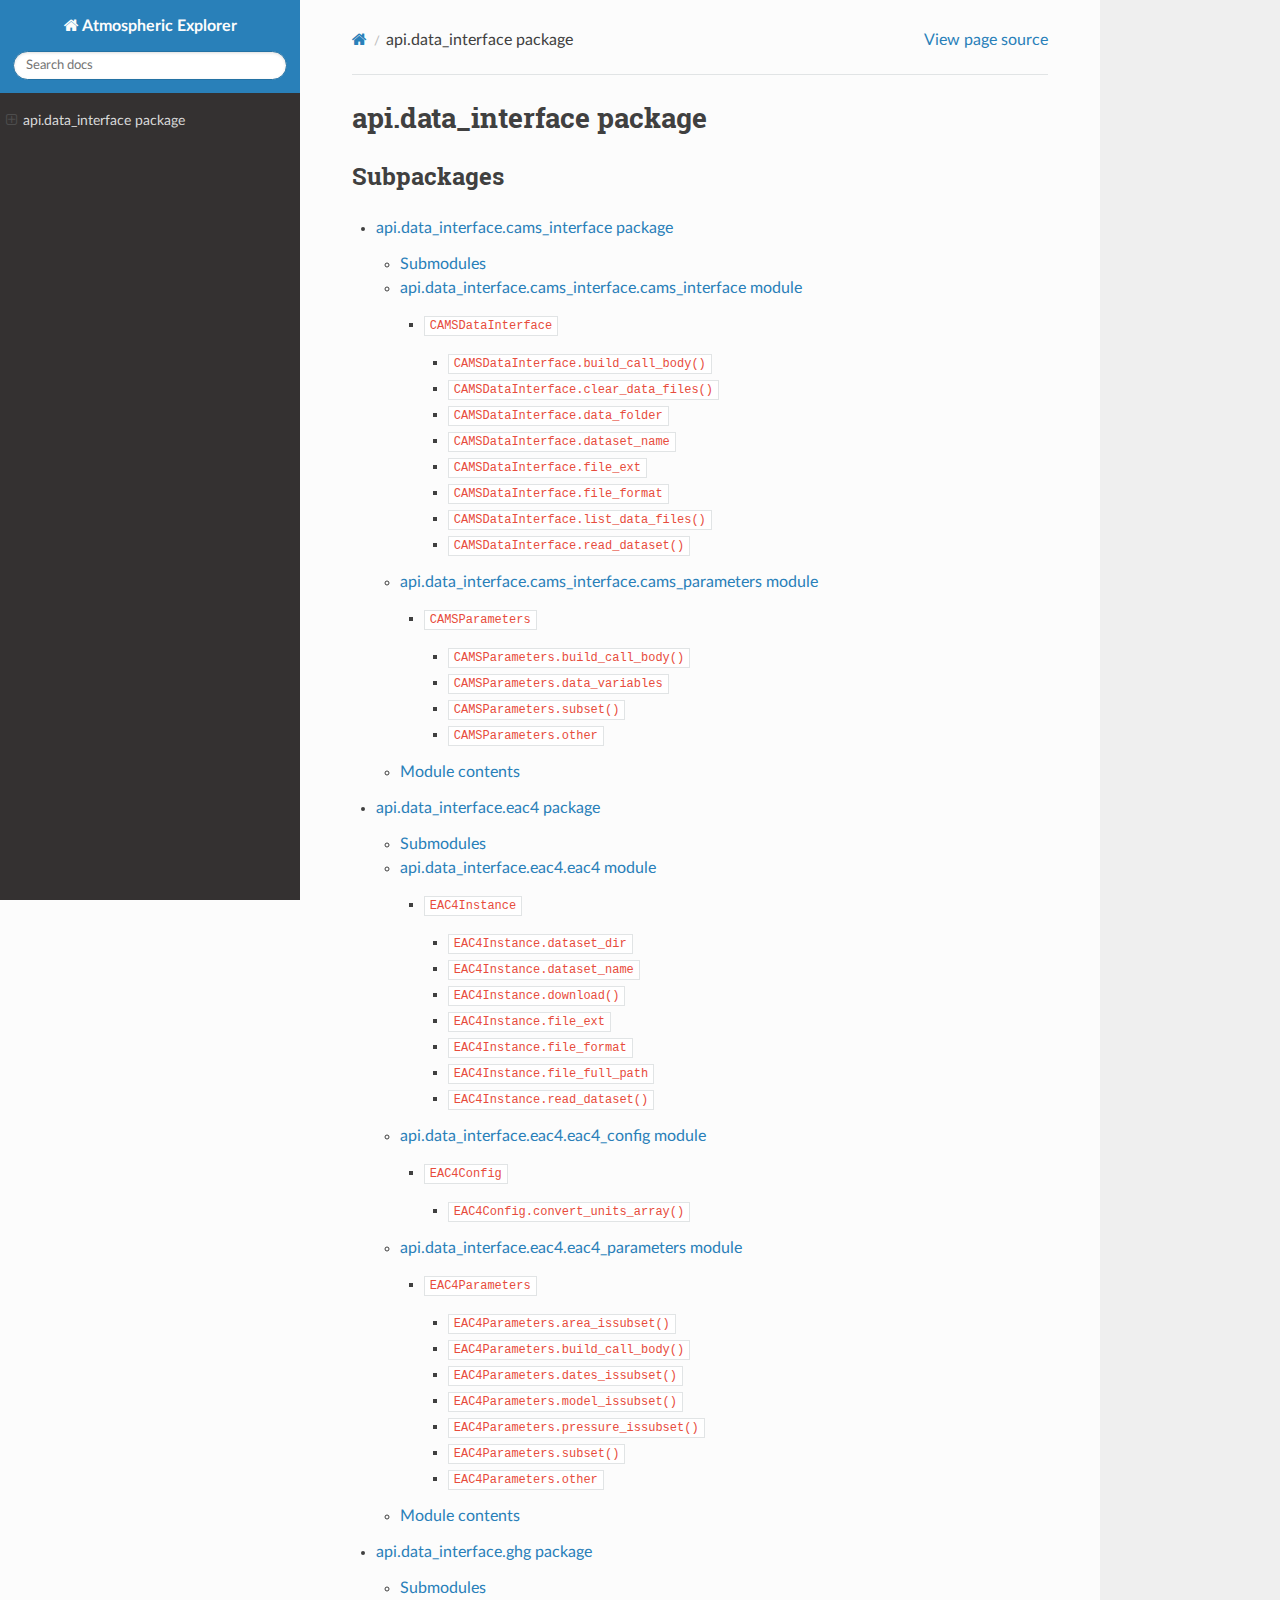
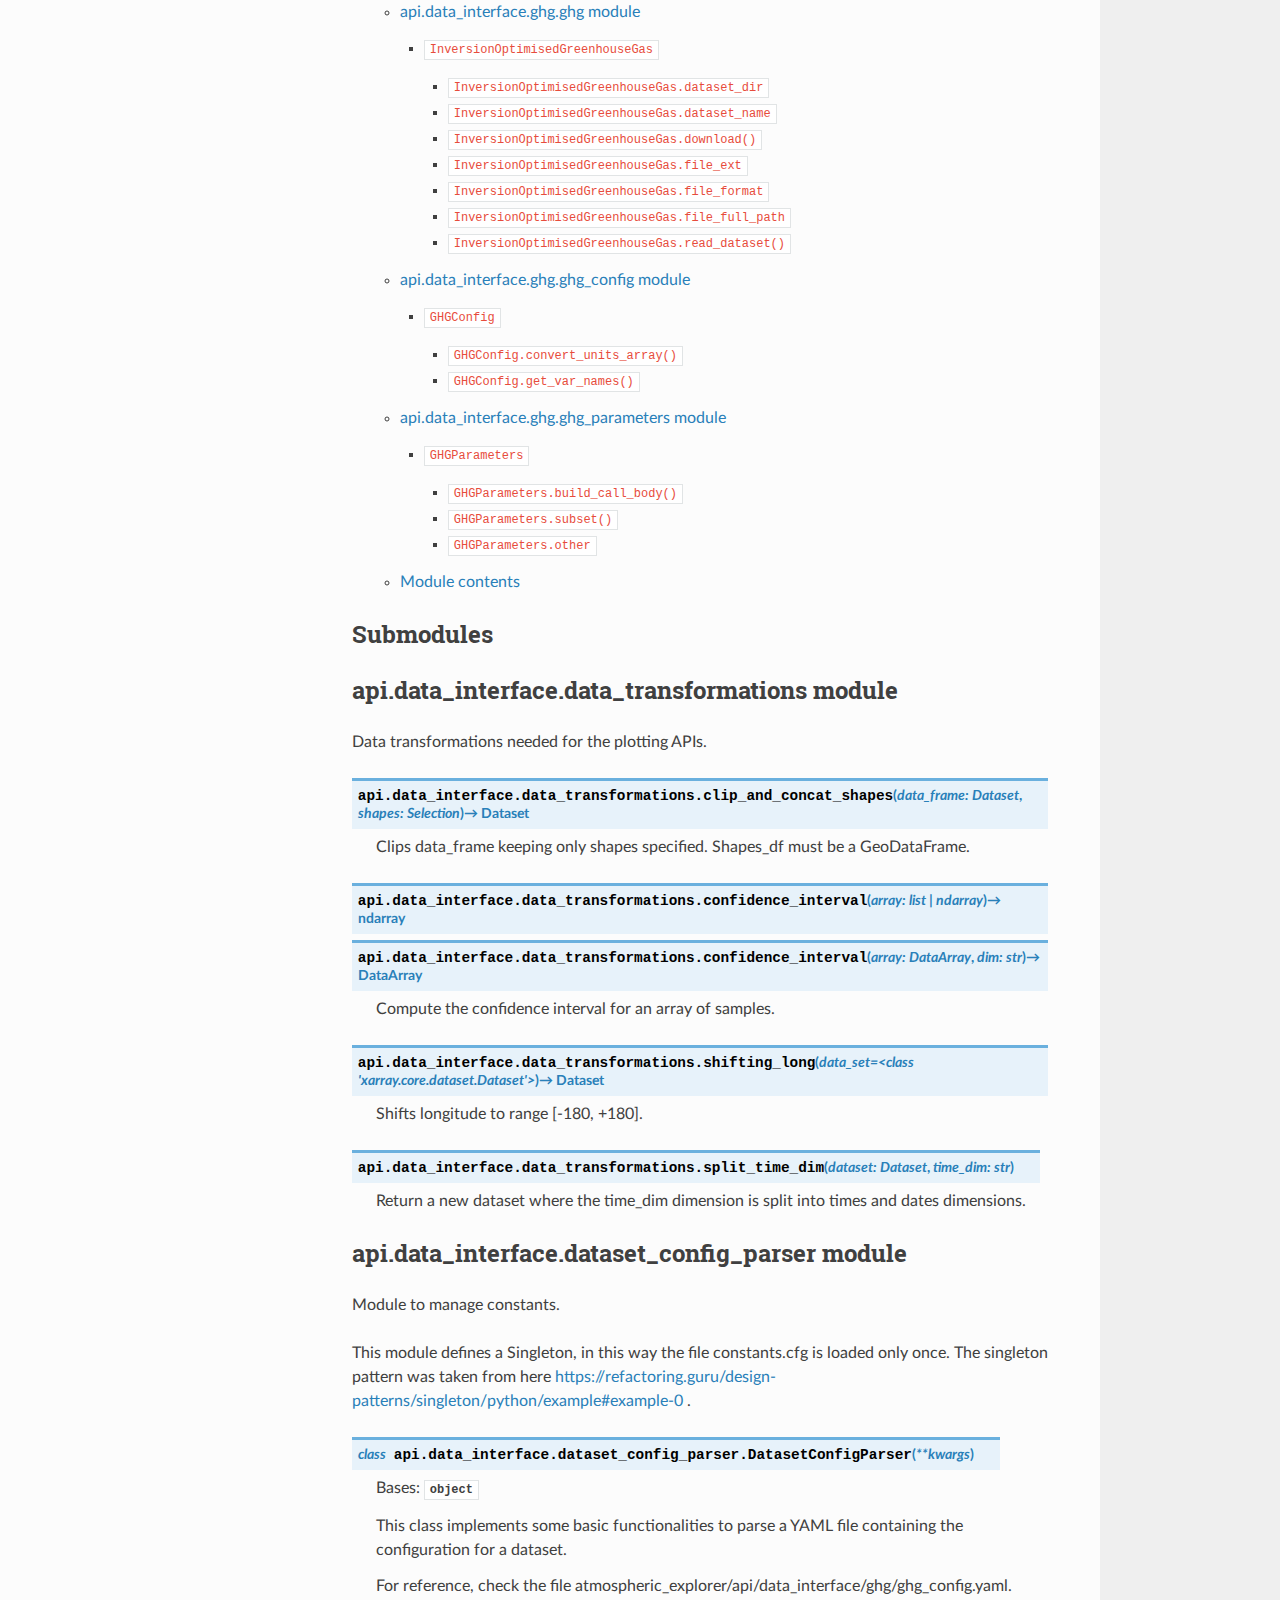
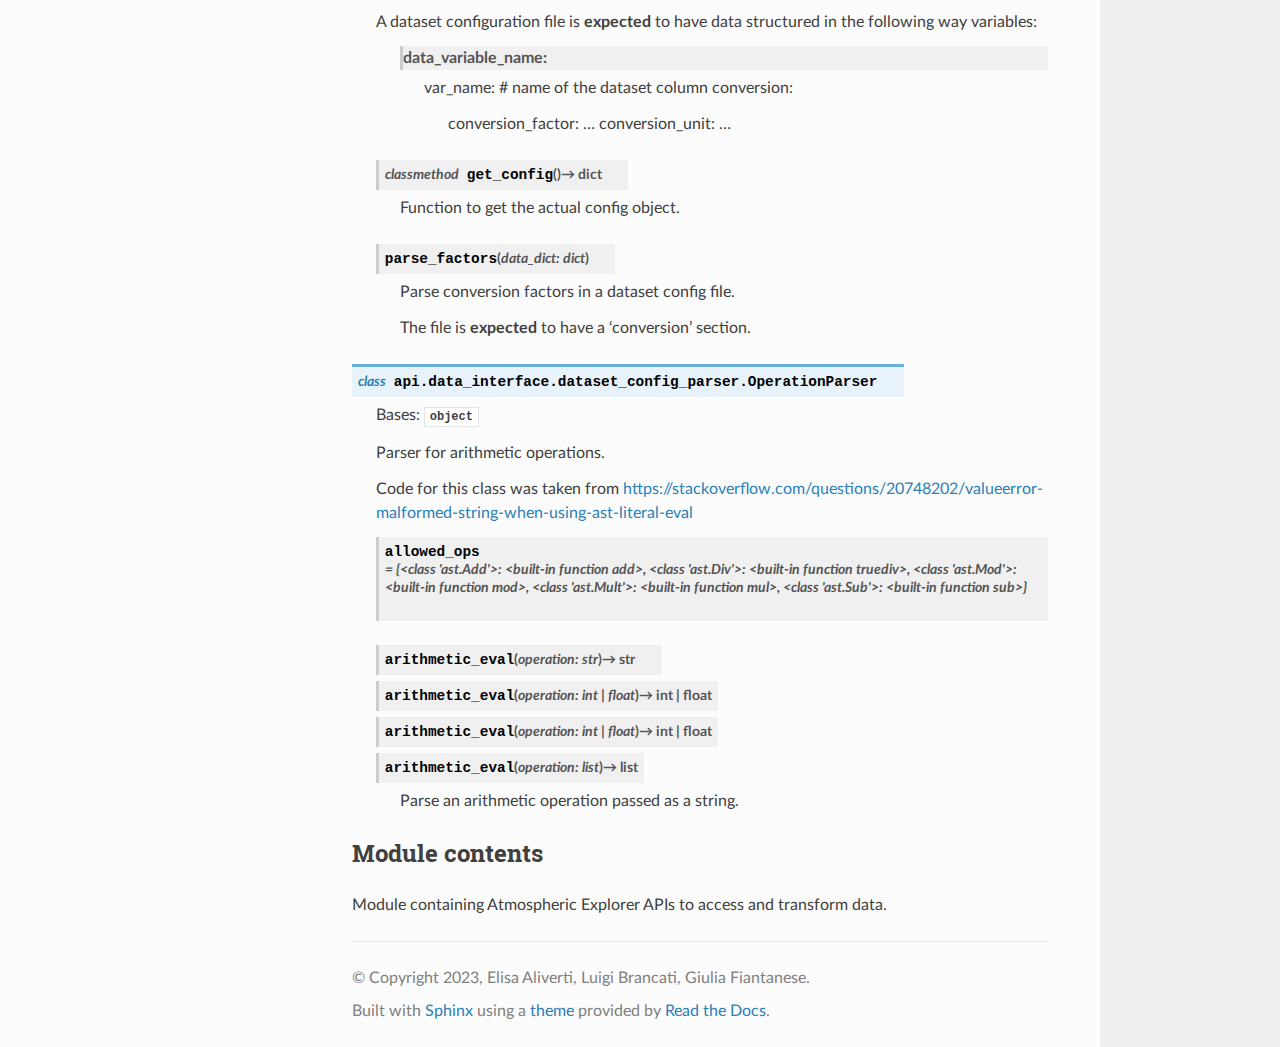
<file: documentation/doc_files/html/api.data_interface.html>
<!DOCTYPE html>
<html class="writer-html5" lang="en" >
<head>
  <meta charset="utf-8" /><meta name="generator" content="Docutils 0.18.1: http://docutils.sourceforge.net/" />

  <meta name="viewport" content="width=device-width, initial-scale=1.0" />
  <title>api.data_interface package &mdash; Atmospheric Explorer 0.1.0.dev0 documentation</title>
      <link rel="stylesheet" href="_static/pygments.css" type="text/css" />
      <link rel="stylesheet" href="_static/css/theme.css" type="text/css" />
      <link rel="stylesheet" href="_static/custom.css" type="text/css" />
  <!--[if lt IE 9]>
    <script src="_static/js/html5shiv.min.js"></script>
  <![endif]-->
  
        <script src="_static/jquery.js?v=5d32c60e"></script>
        <script src="_static/_sphinx_javascript_frameworks_compat.js?v=2cd50e6c"></script>
        <script src="_static/documentation_options.js?v=965fac30"></script>
        <script src="_static/doctools.js?v=888ff710"></script>
        <script src="_static/sphinx_highlight.js?v=dc90522c"></script>
    <script src="_static/js/theme.js"></script>
    <link rel="index" title="Index" href="genindex.html" />
    <link rel="search" title="Search" href="search.html" /> 
</head>

<body class="wy-body-for-nav"> 
  <div class="wy-grid-for-nav">
    <nav data-toggle="wy-nav-shift" class="wy-nav-side">
      <div class="wy-side-scroll">
        <div class="wy-side-nav-search" >

          
          
          <a href="index.html" class="icon icon-home">
            Atmospheric Explorer
          </a>
<div role="search">
  <form id="rtd-search-form" class="wy-form" action="search.html" method="get">
    <input type="text" name="q" placeholder="Search docs" aria-label="Search docs" />
    <input type="hidden" name="check_keywords" value="yes" />
    <input type="hidden" name="area" value="default" />
  </form>
</div>
        </div><div class="wy-menu wy-menu-vertical" data-spy="affix" role="navigation" aria-label="Navigation menu">
              <!-- Local TOC -->
              <div class="local-toc"><ul>
<li><a class="reference internal" href="#">api.data_interface package</a><ul>
<li><a class="reference internal" href="#subpackages">Subpackages</a></li>
<li><a class="reference internal" href="#submodules">Submodules</a></li>
<li><a class="reference internal" href="#module-api.data_interface.data_transformations">api.data_interface.data_transformations module</a><ul>
<li><a class="reference internal" href="#api.data_interface.data_transformations.clip_and_concat_shapes"><code class="docutils literal notranslate"><span class="pre">clip_and_concat_shapes()</span></code></a></li>
<li><a class="reference internal" href="#api.data_interface.data_transformations.confidence_interval"><code class="docutils literal notranslate"><span class="pre">confidence_interval()</span></code></a></li>
<li><a class="reference internal" href="#api.data_interface.data_transformations.shifting_long"><code class="docutils literal notranslate"><span class="pre">shifting_long()</span></code></a></li>
<li><a class="reference internal" href="#api.data_interface.data_transformations.split_time_dim"><code class="docutils literal notranslate"><span class="pre">split_time_dim()</span></code></a></li>
</ul>
</li>
<li><a class="reference internal" href="#module-api.data_interface.dataset_config_parser">api.data_interface.dataset_config_parser module</a><ul>
<li><a class="reference internal" href="#api.data_interface.dataset_config_parser.DatasetConfigParser"><code class="docutils literal notranslate"><span class="pre">DatasetConfigParser</span></code></a><ul>
<li><a class="reference internal" href="#api.data_interface.dataset_config_parser.DatasetConfigParser.get_config"><code class="docutils literal notranslate"><span class="pre">DatasetConfigParser.get_config()</span></code></a></li>
<li><a class="reference internal" href="#api.data_interface.dataset_config_parser.DatasetConfigParser.parse_factors"><code class="docutils literal notranslate"><span class="pre">DatasetConfigParser.parse_factors()</span></code></a></li>
</ul>
</li>
<li><a class="reference internal" href="#api.data_interface.dataset_config_parser.OperationParser"><code class="docutils literal notranslate"><span class="pre">OperationParser</span></code></a><ul>
<li><a class="reference internal" href="#api.data_interface.dataset_config_parser.OperationParser.allowed_ops"><code class="docutils literal notranslate"><span class="pre">OperationParser.allowed_ops</span></code></a></li>
<li><a class="reference internal" href="#api.data_interface.dataset_config_parser.OperationParser.arithmetic_eval"><code class="docutils literal notranslate"><span class="pre">OperationParser.arithmetic_eval()</span></code></a></li>
</ul>
</li>
</ul>
</li>
<li><a class="reference internal" href="#module-api.data_interface">Module contents</a></li>
</ul>
</li>
</ul>
</div>
        </div>
      </div>
    </nav>

    <section data-toggle="wy-nav-shift" class="wy-nav-content-wrap"><nav class="wy-nav-top" aria-label="Mobile navigation menu" >
          <i data-toggle="wy-nav-top" class="fa fa-bars"></i>
          <a href="index.html">Atmospheric Explorer</a>
      </nav>

      <div class="wy-nav-content">
        <div class="rst-content">
          <div role="navigation" aria-label="Page navigation">
  <ul class="wy-breadcrumbs">
      <li><a href="index.html" class="icon icon-home" aria-label="Home"></a></li>
      <li class="breadcrumb-item active">api.data_interface package</li>
      <li class="wy-breadcrumbs-aside">
            <a href="_sources/api.data_interface.rst.txt" rel="nofollow"> View page source</a>
      </li>
  </ul>
  <hr/>
</div>
          <div role="main" class="document" itemscope="itemscope" itemtype="http://schema.org/Article">
           <div itemprop="articleBody">
             
  <section id="api-data-interface-package">
<h1>api.data_interface package<a class="headerlink" href="#api-data-interface-package" title="Link to this heading"></a></h1>
<section id="subpackages">
<h2>Subpackages<a class="headerlink" href="#subpackages" title="Link to this heading"></a></h2>
<div class="toctree-wrapper compound">
<ul>
<li class="toctree-l1"><a class="reference internal" href="api.data_interface.cams_interface.html">api.data_interface.cams_interface package</a><ul>
<li class="toctree-l2"><a class="reference internal" href="api.data_interface.cams_interface.html#submodules">Submodules</a></li>
<li class="toctree-l2"><a class="reference internal" href="api.data_interface.cams_interface.html#module-api.data_interface.cams_interface.cams_interface">api.data_interface.cams_interface.cams_interface module</a><ul>
<li class="toctree-l3"><a class="reference internal" href="api.data_interface.cams_interface.html#api.data_interface.cams_interface.cams_interface.CAMSDataInterface"><code class="docutils literal notranslate"><span class="pre">CAMSDataInterface</span></code></a><ul>
<li class="toctree-l4"><a class="reference internal" href="api.data_interface.cams_interface.html#api.data_interface.cams_interface.cams_interface.CAMSDataInterface.build_call_body"><code class="docutils literal notranslate"><span class="pre">CAMSDataInterface.build_call_body()</span></code></a></li>
<li class="toctree-l4"><a class="reference internal" href="api.data_interface.cams_interface.html#api.data_interface.cams_interface.cams_interface.CAMSDataInterface.clear_data_files"><code class="docutils literal notranslate"><span class="pre">CAMSDataInterface.clear_data_files()</span></code></a></li>
<li class="toctree-l4"><a class="reference internal" href="api.data_interface.cams_interface.html#api.data_interface.cams_interface.cams_interface.CAMSDataInterface.data_folder"><code class="docutils literal notranslate"><span class="pre">CAMSDataInterface.data_folder</span></code></a></li>
<li class="toctree-l4"><a class="reference internal" href="api.data_interface.cams_interface.html#api.data_interface.cams_interface.cams_interface.CAMSDataInterface.dataset_name"><code class="docutils literal notranslate"><span class="pre">CAMSDataInterface.dataset_name</span></code></a></li>
<li class="toctree-l4"><a class="reference internal" href="api.data_interface.cams_interface.html#api.data_interface.cams_interface.cams_interface.CAMSDataInterface.file_ext"><code class="docutils literal notranslate"><span class="pre">CAMSDataInterface.file_ext</span></code></a></li>
<li class="toctree-l4"><a class="reference internal" href="api.data_interface.cams_interface.html#api.data_interface.cams_interface.cams_interface.CAMSDataInterface.file_format"><code class="docutils literal notranslate"><span class="pre">CAMSDataInterface.file_format</span></code></a></li>
<li class="toctree-l4"><a class="reference internal" href="api.data_interface.cams_interface.html#api.data_interface.cams_interface.cams_interface.CAMSDataInterface.list_data_files"><code class="docutils literal notranslate"><span class="pre">CAMSDataInterface.list_data_files()</span></code></a></li>
<li class="toctree-l4"><a class="reference internal" href="api.data_interface.cams_interface.html#api.data_interface.cams_interface.cams_interface.CAMSDataInterface.read_dataset"><code class="docutils literal notranslate"><span class="pre">CAMSDataInterface.read_dataset()</span></code></a></li>
</ul>
</li>
</ul>
</li>
<li class="toctree-l2"><a class="reference internal" href="api.data_interface.cams_interface.html#module-api.data_interface.cams_interface.cams_parameters">api.data_interface.cams_interface.cams_parameters module</a><ul>
<li class="toctree-l3"><a class="reference internal" href="api.data_interface.cams_interface.html#api.data_interface.cams_interface.cams_parameters.CAMSParameters"><code class="docutils literal notranslate"><span class="pre">CAMSParameters</span></code></a><ul>
<li class="toctree-l4"><a class="reference internal" href="api.data_interface.cams_interface.html#api.data_interface.cams_interface.cams_parameters.CAMSParameters.build_call_body"><code class="docutils literal notranslate"><span class="pre">CAMSParameters.build_call_body()</span></code></a></li>
<li class="toctree-l4"><a class="reference internal" href="api.data_interface.cams_interface.html#api.data_interface.cams_interface.cams_parameters.CAMSParameters.data_variables"><code class="docutils literal notranslate"><span class="pre">CAMSParameters.data_variables</span></code></a></li>
<li class="toctree-l4"><a class="reference internal" href="api.data_interface.cams_interface.html#api.data_interface.cams_interface.cams_parameters.CAMSParameters.subset"><code class="docutils literal notranslate"><span class="pre">CAMSParameters.subset()</span></code></a></li>
<li class="toctree-l4"><a class="reference internal" href="api.data_interface.cams_interface.html#api.data_interface.cams_interface.cams_parameters.CAMSParameters.other"><code class="docutils literal notranslate"><span class="pre">CAMSParameters.other</span></code></a></li>
</ul>
</li>
</ul>
</li>
<li class="toctree-l2"><a class="reference internal" href="api.data_interface.cams_interface.html#module-api.data_interface.cams_interface">Module contents</a></li>
</ul>
</li>
<li class="toctree-l1"><a class="reference internal" href="api.data_interface.eac4.html">api.data_interface.eac4 package</a><ul>
<li class="toctree-l2"><a class="reference internal" href="api.data_interface.eac4.html#submodules">Submodules</a></li>
<li class="toctree-l2"><a class="reference internal" href="api.data_interface.eac4.html#module-api.data_interface.eac4.eac4">api.data_interface.eac4.eac4 module</a><ul>
<li class="toctree-l3"><a class="reference internal" href="api.data_interface.eac4.html#api.data_interface.eac4.eac4.EAC4Instance"><code class="docutils literal notranslate"><span class="pre">EAC4Instance</span></code></a><ul>
<li class="toctree-l4"><a class="reference internal" href="api.data_interface.eac4.html#api.data_interface.eac4.eac4.EAC4Instance.dataset_dir"><code class="docutils literal notranslate"><span class="pre">EAC4Instance.dataset_dir</span></code></a></li>
<li class="toctree-l4"><a class="reference internal" href="api.data_interface.eac4.html#api.data_interface.eac4.eac4.EAC4Instance.dataset_name"><code class="docutils literal notranslate"><span class="pre">EAC4Instance.dataset_name</span></code></a></li>
<li class="toctree-l4"><a class="reference internal" href="api.data_interface.eac4.html#api.data_interface.eac4.eac4.EAC4Instance.download"><code class="docutils literal notranslate"><span class="pre">EAC4Instance.download()</span></code></a></li>
<li class="toctree-l4"><a class="reference internal" href="api.data_interface.eac4.html#api.data_interface.eac4.eac4.EAC4Instance.file_ext"><code class="docutils literal notranslate"><span class="pre">EAC4Instance.file_ext</span></code></a></li>
<li class="toctree-l4"><a class="reference internal" href="api.data_interface.eac4.html#api.data_interface.eac4.eac4.EAC4Instance.file_format"><code class="docutils literal notranslate"><span class="pre">EAC4Instance.file_format</span></code></a></li>
<li class="toctree-l4"><a class="reference internal" href="api.data_interface.eac4.html#api.data_interface.eac4.eac4.EAC4Instance.file_full_path"><code class="docutils literal notranslate"><span class="pre">EAC4Instance.file_full_path</span></code></a></li>
<li class="toctree-l4"><a class="reference internal" href="api.data_interface.eac4.html#api.data_interface.eac4.eac4.EAC4Instance.read_dataset"><code class="docutils literal notranslate"><span class="pre">EAC4Instance.read_dataset()</span></code></a></li>
</ul>
</li>
</ul>
</li>
<li class="toctree-l2"><a class="reference internal" href="api.data_interface.eac4.html#module-api.data_interface.eac4.eac4_config">api.data_interface.eac4.eac4_config module</a><ul>
<li class="toctree-l3"><a class="reference internal" href="api.data_interface.eac4.html#api.data_interface.eac4.eac4_config.EAC4Config"><code class="docutils literal notranslate"><span class="pre">EAC4Config</span></code></a><ul>
<li class="toctree-l4"><a class="reference internal" href="api.data_interface.eac4.html#api.data_interface.eac4.eac4_config.EAC4Config.convert_units_array"><code class="docutils literal notranslate"><span class="pre">EAC4Config.convert_units_array()</span></code></a></li>
</ul>
</li>
</ul>
</li>
<li class="toctree-l2"><a class="reference internal" href="api.data_interface.eac4.html#module-api.data_interface.eac4.eac4_parameters">api.data_interface.eac4.eac4_parameters module</a><ul>
<li class="toctree-l3"><a class="reference internal" href="api.data_interface.eac4.html#api.data_interface.eac4.eac4_parameters.EAC4Parameters"><code class="docutils literal notranslate"><span class="pre">EAC4Parameters</span></code></a><ul>
<li class="toctree-l4"><a class="reference internal" href="api.data_interface.eac4.html#api.data_interface.eac4.eac4_parameters.EAC4Parameters.area_issubset"><code class="docutils literal notranslate"><span class="pre">EAC4Parameters.area_issubset()</span></code></a></li>
<li class="toctree-l4"><a class="reference internal" href="api.data_interface.eac4.html#api.data_interface.eac4.eac4_parameters.EAC4Parameters.build_call_body"><code class="docutils literal notranslate"><span class="pre">EAC4Parameters.build_call_body()</span></code></a></li>
<li class="toctree-l4"><a class="reference internal" href="api.data_interface.eac4.html#api.data_interface.eac4.eac4_parameters.EAC4Parameters.dates_issubset"><code class="docutils literal notranslate"><span class="pre">EAC4Parameters.dates_issubset()</span></code></a></li>
<li class="toctree-l4"><a class="reference internal" href="api.data_interface.eac4.html#api.data_interface.eac4.eac4_parameters.EAC4Parameters.model_issubset"><code class="docutils literal notranslate"><span class="pre">EAC4Parameters.model_issubset()</span></code></a></li>
<li class="toctree-l4"><a class="reference internal" href="api.data_interface.eac4.html#api.data_interface.eac4.eac4_parameters.EAC4Parameters.pressure_issubset"><code class="docutils literal notranslate"><span class="pre">EAC4Parameters.pressure_issubset()</span></code></a></li>
<li class="toctree-l4"><a class="reference internal" href="api.data_interface.eac4.html#api.data_interface.eac4.eac4_parameters.EAC4Parameters.subset"><code class="docutils literal notranslate"><span class="pre">EAC4Parameters.subset()</span></code></a></li>
<li class="toctree-l4"><a class="reference internal" href="api.data_interface.eac4.html#api.data_interface.eac4.eac4_parameters.EAC4Parameters.other"><code class="docutils literal notranslate"><span class="pre">EAC4Parameters.other</span></code></a></li>
</ul>
</li>
</ul>
</li>
<li class="toctree-l2"><a class="reference internal" href="api.data_interface.eac4.html#module-api.data_interface.eac4">Module contents</a></li>
</ul>
</li>
<li class="toctree-l1"><a class="reference internal" href="api.data_interface.ghg.html">api.data_interface.ghg package</a><ul>
<li class="toctree-l2"><a class="reference internal" href="api.data_interface.ghg.html#submodules">Submodules</a></li>
<li class="toctree-l2"><a class="reference internal" href="api.data_interface.ghg.html#module-api.data_interface.ghg.ghg">api.data_interface.ghg.ghg module</a><ul>
<li class="toctree-l3"><a class="reference internal" href="api.data_interface.ghg.html#api.data_interface.ghg.ghg.InversionOptimisedGreenhouseGas"><code class="docutils literal notranslate"><span class="pre">InversionOptimisedGreenhouseGas</span></code></a><ul>
<li class="toctree-l4"><a class="reference internal" href="api.data_interface.ghg.html#api.data_interface.ghg.ghg.InversionOptimisedGreenhouseGas.dataset_dir"><code class="docutils literal notranslate"><span class="pre">InversionOptimisedGreenhouseGas.dataset_dir</span></code></a></li>
<li class="toctree-l4"><a class="reference internal" href="api.data_interface.ghg.html#api.data_interface.ghg.ghg.InversionOptimisedGreenhouseGas.dataset_name"><code class="docutils literal notranslate"><span class="pre">InversionOptimisedGreenhouseGas.dataset_name</span></code></a></li>
<li class="toctree-l4"><a class="reference internal" href="api.data_interface.ghg.html#api.data_interface.ghg.ghg.InversionOptimisedGreenhouseGas.download"><code class="docutils literal notranslate"><span class="pre">InversionOptimisedGreenhouseGas.download()</span></code></a></li>
<li class="toctree-l4"><a class="reference internal" href="api.data_interface.ghg.html#api.data_interface.ghg.ghg.InversionOptimisedGreenhouseGas.file_ext"><code class="docutils literal notranslate"><span class="pre">InversionOptimisedGreenhouseGas.file_ext</span></code></a></li>
<li class="toctree-l4"><a class="reference internal" href="api.data_interface.ghg.html#api.data_interface.ghg.ghg.InversionOptimisedGreenhouseGas.file_format"><code class="docutils literal notranslate"><span class="pre">InversionOptimisedGreenhouseGas.file_format</span></code></a></li>
<li class="toctree-l4"><a class="reference internal" href="api.data_interface.ghg.html#api.data_interface.ghg.ghg.InversionOptimisedGreenhouseGas.file_full_path"><code class="docutils literal notranslate"><span class="pre">InversionOptimisedGreenhouseGas.file_full_path</span></code></a></li>
<li class="toctree-l4"><a class="reference internal" href="api.data_interface.ghg.html#api.data_interface.ghg.ghg.InversionOptimisedGreenhouseGas.read_dataset"><code class="docutils literal notranslate"><span class="pre">InversionOptimisedGreenhouseGas.read_dataset()</span></code></a></li>
</ul>
</li>
</ul>
</li>
<li class="toctree-l2"><a class="reference internal" href="api.data_interface.ghg.html#module-api.data_interface.ghg.ghg_config">api.data_interface.ghg.ghg_config module</a><ul>
<li class="toctree-l3"><a class="reference internal" href="api.data_interface.ghg.html#api.data_interface.ghg.ghg_config.GHGConfig"><code class="docutils literal notranslate"><span class="pre">GHGConfig</span></code></a><ul>
<li class="toctree-l4"><a class="reference internal" href="api.data_interface.ghg.html#api.data_interface.ghg.ghg_config.GHGConfig.convert_units_array"><code class="docutils literal notranslate"><span class="pre">GHGConfig.convert_units_array()</span></code></a></li>
<li class="toctree-l4"><a class="reference internal" href="api.data_interface.ghg.html#api.data_interface.ghg.ghg_config.GHGConfig.get_var_names"><code class="docutils literal notranslate"><span class="pre">GHGConfig.get_var_names()</span></code></a></li>
</ul>
</li>
</ul>
</li>
<li class="toctree-l2"><a class="reference internal" href="api.data_interface.ghg.html#module-api.data_interface.ghg.ghg_parameters">api.data_interface.ghg.ghg_parameters module</a><ul>
<li class="toctree-l3"><a class="reference internal" href="api.data_interface.ghg.html#api.data_interface.ghg.ghg_parameters.GHGParameters"><code class="docutils literal notranslate"><span class="pre">GHGParameters</span></code></a><ul>
<li class="toctree-l4"><a class="reference internal" href="api.data_interface.ghg.html#api.data_interface.ghg.ghg_parameters.GHGParameters.build_call_body"><code class="docutils literal notranslate"><span class="pre">GHGParameters.build_call_body()</span></code></a></li>
<li class="toctree-l4"><a class="reference internal" href="api.data_interface.ghg.html#api.data_interface.ghg.ghg_parameters.GHGParameters.subset"><code class="docutils literal notranslate"><span class="pre">GHGParameters.subset()</span></code></a></li>
<li class="toctree-l4"><a class="reference internal" href="api.data_interface.ghg.html#api.data_interface.ghg.ghg_parameters.GHGParameters.other"><code class="docutils literal notranslate"><span class="pre">GHGParameters.other</span></code></a></li>
</ul>
</li>
</ul>
</li>
<li class="toctree-l2"><a class="reference internal" href="api.data_interface.ghg.html#module-api.data_interface.ghg">Module contents</a></li>
</ul>
</li>
</ul>
</div>
</section>
<section id="submodules">
<h2>Submodules<a class="headerlink" href="#submodules" title="Link to this heading"></a></h2>
</section>
<section id="module-api.data_interface.data_transformations">
<span id="api-data-interface-data-transformations-module"></span><h2>api.data_interface.data_transformations module<a class="headerlink" href="#module-api.data_interface.data_transformations" title="Link to this heading"></a></h2>
<p>Data transformations needed for the plotting APIs.</p>
<dl class="py function">
<dt class="sig sig-object py" id="api.data_interface.data_transformations.clip_and_concat_shapes">
<span class="sig-prename descclassname"><span class="pre">api.data_interface.data_transformations.</span></span><span class="sig-name descname"><span class="pre">clip_and_concat_shapes</span></span><span class="sig-paren">(</span><em class="sig-param"><span class="n"><span class="pre">data_frame</span></span><span class="p"><span class="pre">:</span></span><span class="w"> </span><span class="n"><span class="pre">Dataset</span></span></em>, <em class="sig-param"><span class="n"><span class="pre">shapes</span></span><span class="p"><span class="pre">:</span></span><span class="w"> </span><span class="n"><span class="pre">Selection</span></span></em><span class="sig-paren">)</span> <span class="sig-return"><span class="sig-return-icon">&#x2192;</span> <span class="sig-return-typehint"><span class="pre">Dataset</span></span></span><a class="headerlink" href="#api.data_interface.data_transformations.clip_and_concat_shapes" title="Link to this definition"></a></dt>
<dd><p>Clips data_frame keeping only shapes specified. Shapes_df must be a GeoDataFrame.</p>
</dd></dl>

<dl class="py function">
<dt class="sig sig-object py" id="api.data_interface.data_transformations.confidence_interval">
<span class="sig-prename descclassname"><span class="pre">api.data_interface.data_transformations.</span></span><span class="sig-name descname"><span class="pre">confidence_interval</span></span><span class="sig-paren">(</span><em class="sig-param"><span class="n"><span class="pre">array</span></span><span class="p"><span class="pre">:</span></span><span class="w"> </span><span class="n"><span class="pre">list</span><span class="w"> </span><span class="p"><span class="pre">|</span></span><span class="w"> </span><span class="pre">ndarray</span></span></em><span class="sig-paren">)</span> <span class="sig-return"><span class="sig-return-icon">&#x2192;</span> <span class="sig-return-typehint"><span class="pre">ndarray</span></span></span><a class="headerlink" href="#api.data_interface.data_transformations.confidence_interval" title="Link to this definition"></a></dt>
<dt class="sig sig-object py">
<span class="sig-prename descclassname"><span class="pre">api.data_interface.data_transformations.</span></span><span class="sig-name descname"><span class="pre">confidence_interval</span></span><span class="sig-paren">(</span><em class="sig-param"><span class="n"><span class="pre">array</span></span><span class="p"><span class="pre">:</span></span><span class="w"> </span><span class="n"><span class="pre">DataArray</span></span></em>, <em class="sig-param"><span class="n"><span class="pre">dim</span></span><span class="p"><span class="pre">:</span></span><span class="w"> </span><span class="n"><span class="pre">str</span></span></em><span class="sig-paren">)</span> <span class="sig-return"><span class="sig-return-icon">&#x2192;</span> <span class="sig-return-typehint"><span class="pre">DataArray</span></span></span></dt>
<dd><p>Compute the confidence interval for an array of samples.</p>
</dd></dl>

<dl class="py function">
<dt class="sig sig-object py" id="api.data_interface.data_transformations.shifting_long">
<span class="sig-prename descclassname"><span class="pre">api.data_interface.data_transformations.</span></span><span class="sig-name descname"><span class="pre">shifting_long</span></span><span class="sig-paren">(</span><em class="sig-param"><span class="n"><span class="pre">data_set=&lt;class</span> <span class="pre">'xarray.core.dataset.Dataset'&gt;</span></span></em><span class="sig-paren">)</span> <span class="sig-return"><span class="sig-return-icon">&#x2192;</span> <span class="sig-return-typehint"><span class="pre">Dataset</span></span></span><a class="headerlink" href="#api.data_interface.data_transformations.shifting_long" title="Link to this definition"></a></dt>
<dd><p>Shifts longitude to range [-180, +180].</p>
</dd></dl>

<dl class="py function">
<dt class="sig sig-object py" id="api.data_interface.data_transformations.split_time_dim">
<span class="sig-prename descclassname"><span class="pre">api.data_interface.data_transformations.</span></span><span class="sig-name descname"><span class="pre">split_time_dim</span></span><span class="sig-paren">(</span><em class="sig-param"><span class="n"><span class="pre">dataset</span></span><span class="p"><span class="pre">:</span></span><span class="w"> </span><span class="n"><span class="pre">Dataset</span></span></em>, <em class="sig-param"><span class="n"><span class="pre">time_dim</span></span><span class="p"><span class="pre">:</span></span><span class="w"> </span><span class="n"><span class="pre">str</span></span></em><span class="sig-paren">)</span><a class="headerlink" href="#api.data_interface.data_transformations.split_time_dim" title="Link to this definition"></a></dt>
<dd><p>Return a new dataset where the time_dim dimension is split into times and dates dimensions.</p>
</dd></dl>

</section>
<section id="module-api.data_interface.dataset_config_parser">
<span id="api-data-interface-dataset-config-parser-module"></span><h2>api.data_interface.dataset_config_parser module<a class="headerlink" href="#module-api.data_interface.dataset_config_parser" title="Link to this heading"></a></h2>
<p>Module to manage constants.</p>
<p>This module defines a Singleton, in this way the file constants.cfg is loaded only once.
The singleton pattern was taken from here
<a class="reference external" href="https://refactoring.guru/design-patterns/singleton/python/example#example-0">https://refactoring.guru/design-patterns/singleton/python/example#example-0</a> .</p>
<dl class="py class">
<dt class="sig sig-object py" id="api.data_interface.dataset_config_parser.DatasetConfigParser">
<em class="property"><span class="pre">class</span><span class="w"> </span></em><span class="sig-prename descclassname"><span class="pre">api.data_interface.dataset_config_parser.</span></span><span class="sig-name descname"><span class="pre">DatasetConfigParser</span></span><span class="sig-paren">(</span><em class="sig-param"><span class="o"><span class="pre">**</span></span><span class="n"><span class="pre">kwargs</span></span></em><span class="sig-paren">)</span><a class="headerlink" href="#api.data_interface.dataset_config_parser.DatasetConfigParser" title="Link to this definition"></a></dt>
<dd><p>Bases: <code class="xref py py-class docutils literal notranslate"><span class="pre">object</span></code></p>
<p>This class implements some basic functionalities to parse a YAML file containing the configuration for a dataset.</p>
<p>For reference, check the file atmospheric_explorer/api/data_interface/ghg/ghg_config.yaml.</p>
<p>A dataset configuration file is <strong>expected</strong> to have data structured in the following way
variables:</p>
<blockquote>
<div><dl>
<dt>data_variable_name:</dt><dd><p>var_name: # name of the dataset column
conversion:</p>
<blockquote>
<div><p>conversion_factor: …
conversion_unit: …</p>
</div></blockquote>
</dd>
</dl>
</div></blockquote>
<dl class="py method">
<dt class="sig sig-object py" id="api.data_interface.dataset_config_parser.DatasetConfigParser.get_config">
<em class="property"><span class="pre">classmethod</span><span class="w"> </span></em><span class="sig-name descname"><span class="pre">get_config</span></span><span class="sig-paren">(</span><span class="sig-paren">)</span> <span class="sig-return"><span class="sig-return-icon">&#x2192;</span> <span class="sig-return-typehint"><span class="pre">dict</span></span></span><a class="headerlink" href="#api.data_interface.dataset_config_parser.DatasetConfigParser.get_config" title="Link to this definition"></a></dt>
<dd><p>Function to get the actual config object.</p>
</dd></dl>

<dl class="py method">
<dt class="sig sig-object py" id="api.data_interface.dataset_config_parser.DatasetConfigParser.parse_factors">
<span class="sig-name descname"><span class="pre">parse_factors</span></span><span class="sig-paren">(</span><em class="sig-param"><span class="n"><span class="pre">data_dict</span></span><span class="p"><span class="pre">:</span></span><span class="w"> </span><span class="n"><span class="pre">dict</span></span></em><span class="sig-paren">)</span><a class="headerlink" href="#api.data_interface.dataset_config_parser.DatasetConfigParser.parse_factors" title="Link to this definition"></a></dt>
<dd><p>Parse conversion factors in a dataset config file.</p>
<p>The file is <strong>expected</strong> to have a ‘conversion’ section.</p>
</dd></dl>

</dd></dl>

<dl class="py class">
<dt class="sig sig-object py" id="api.data_interface.dataset_config_parser.OperationParser">
<em class="property"><span class="pre">class</span><span class="w"> </span></em><span class="sig-prename descclassname"><span class="pre">api.data_interface.dataset_config_parser.</span></span><span class="sig-name descname"><span class="pre">OperationParser</span></span><a class="headerlink" href="#api.data_interface.dataset_config_parser.OperationParser" title="Link to this definition"></a></dt>
<dd><p>Bases: <code class="xref py py-class docutils literal notranslate"><span class="pre">object</span></code></p>
<p>Parser for arithmetic operations.</p>
<p>Code for this class was taken from
<a class="reference external" href="https://stackoverflow.com/questions/20748202/valueerror-malformed-string-when-using-ast-literal-eval">https://stackoverflow.com/questions/20748202/valueerror-malformed-string-when-using-ast-literal-eval</a></p>
<dl class="py attribute">
<dt class="sig sig-object py" id="api.data_interface.dataset_config_parser.OperationParser.allowed_ops">
<span class="sig-name descname"><span class="pre">allowed_ops</span></span><em class="property"><span class="w"> </span><span class="p"><span class="pre">=</span></span><span class="w"> </span><span class="pre">{&lt;class</span> <span class="pre">'ast.Add'&gt;:</span> <span class="pre">&lt;built-in</span> <span class="pre">function</span> <span class="pre">add&gt;,</span> <span class="pre">&lt;class</span> <span class="pre">'ast.Div'&gt;:</span> <span class="pre">&lt;built-in</span> <span class="pre">function</span> <span class="pre">truediv&gt;,</span> <span class="pre">&lt;class</span> <span class="pre">'ast.Mod'&gt;:</span> <span class="pre">&lt;built-in</span> <span class="pre">function</span> <span class="pre">mod&gt;,</span> <span class="pre">&lt;class</span> <span class="pre">'ast.Mult'&gt;:</span> <span class="pre">&lt;built-in</span> <span class="pre">function</span> <span class="pre">mul&gt;,</span> <span class="pre">&lt;class</span> <span class="pre">'ast.Sub'&gt;:</span> <span class="pre">&lt;built-in</span> <span class="pre">function</span> <span class="pre">sub&gt;}</span></em><a class="headerlink" href="#api.data_interface.dataset_config_parser.OperationParser.allowed_ops" title="Link to this definition"></a></dt>
<dd></dd></dl>

<dl class="py method">
<dt class="sig sig-object py" id="api.data_interface.dataset_config_parser.OperationParser.arithmetic_eval">
<span class="sig-name descname"><span class="pre">arithmetic_eval</span></span><span class="sig-paren">(</span><em class="sig-param"><span class="n"><span class="pre">operation</span></span><span class="p"><span class="pre">:</span></span><span class="w"> </span><span class="n"><span class="pre">str</span></span></em><span class="sig-paren">)</span> <span class="sig-return"><span class="sig-return-icon">&#x2192;</span> <span class="sig-return-typehint"><span class="pre">str</span></span></span><a class="headerlink" href="#api.data_interface.dataset_config_parser.OperationParser.arithmetic_eval" title="Link to this definition"></a></dt>
<dt class="sig sig-object py">
<span class="sig-name descname"><span class="pre">arithmetic_eval</span></span><span class="sig-paren">(</span><em class="sig-param"><span class="n"><span class="pre">operation</span></span><span class="p"><span class="pre">:</span></span><span class="w"> </span><span class="n"><span class="pre">int</span><span class="w"> </span><span class="p"><span class="pre">|</span></span><span class="w"> </span><span class="pre">float</span></span></em><span class="sig-paren">)</span> <span class="sig-return"><span class="sig-return-icon">&#x2192;</span> <span class="sig-return-typehint"><span class="pre">int</span><span class="w"> </span><span class="p"><span class="pre">|</span></span><span class="w"> </span><span class="pre">float</span></span></span></dt>
<dt class="sig sig-object py">
<span class="sig-name descname"><span class="pre">arithmetic_eval</span></span><span class="sig-paren">(</span><em class="sig-param"><span class="n"><span class="pre">operation</span></span><span class="p"><span class="pre">:</span></span><span class="w"> </span><span class="n"><span class="pre">int</span><span class="w"> </span><span class="p"><span class="pre">|</span></span><span class="w"> </span><span class="pre">float</span></span></em><span class="sig-paren">)</span> <span class="sig-return"><span class="sig-return-icon">&#x2192;</span> <span class="sig-return-typehint"><span class="pre">int</span><span class="w"> </span><span class="p"><span class="pre">|</span></span><span class="w"> </span><span class="pre">float</span></span></span></dt>
<dt class="sig sig-object py">
<span class="sig-name descname"><span class="pre">arithmetic_eval</span></span><span class="sig-paren">(</span><em class="sig-param"><span class="n"><span class="pre">operation</span></span><span class="p"><span class="pre">:</span></span><span class="w"> </span><span class="n"><span class="pre">list</span></span></em><span class="sig-paren">)</span> <span class="sig-return"><span class="sig-return-icon">&#x2192;</span> <span class="sig-return-typehint"><span class="pre">list</span></span></span></dt>
<dd><p>Parse an arithmetic operation passed as a string.</p>
</dd></dl>

</dd></dl>

</section>
<section id="module-api.data_interface">
<span id="module-contents"></span><h2>Module contents<a class="headerlink" href="#module-api.data_interface" title="Link to this heading"></a></h2>
<p>Module containing Atmospheric Explorer APIs to access and transform data.</p>
</section>
</section>


           </div>
          </div>
          <footer>

  <hr/>

  <div role="contentinfo">
    <p>&#169; Copyright 2023, Elisa Aliverti, Luigi Brancati, Giulia Fiantanese.</p>
  </div>

  Built with <a href="https://www.sphinx-doc.org/">Sphinx</a> using a
    <a href="https://github.com/readthedocs/sphinx_rtd_theme">theme</a>
    provided by <a href="https://readthedocs.org">Read the Docs</a>.
   

</footer>
        </div>
      </div>
    </section>
  </div>
  <script>
      jQuery(function () {
          SphinxRtdTheme.Navigation.enable(true);
      });
  </script> 

</body>
</html>
</file>
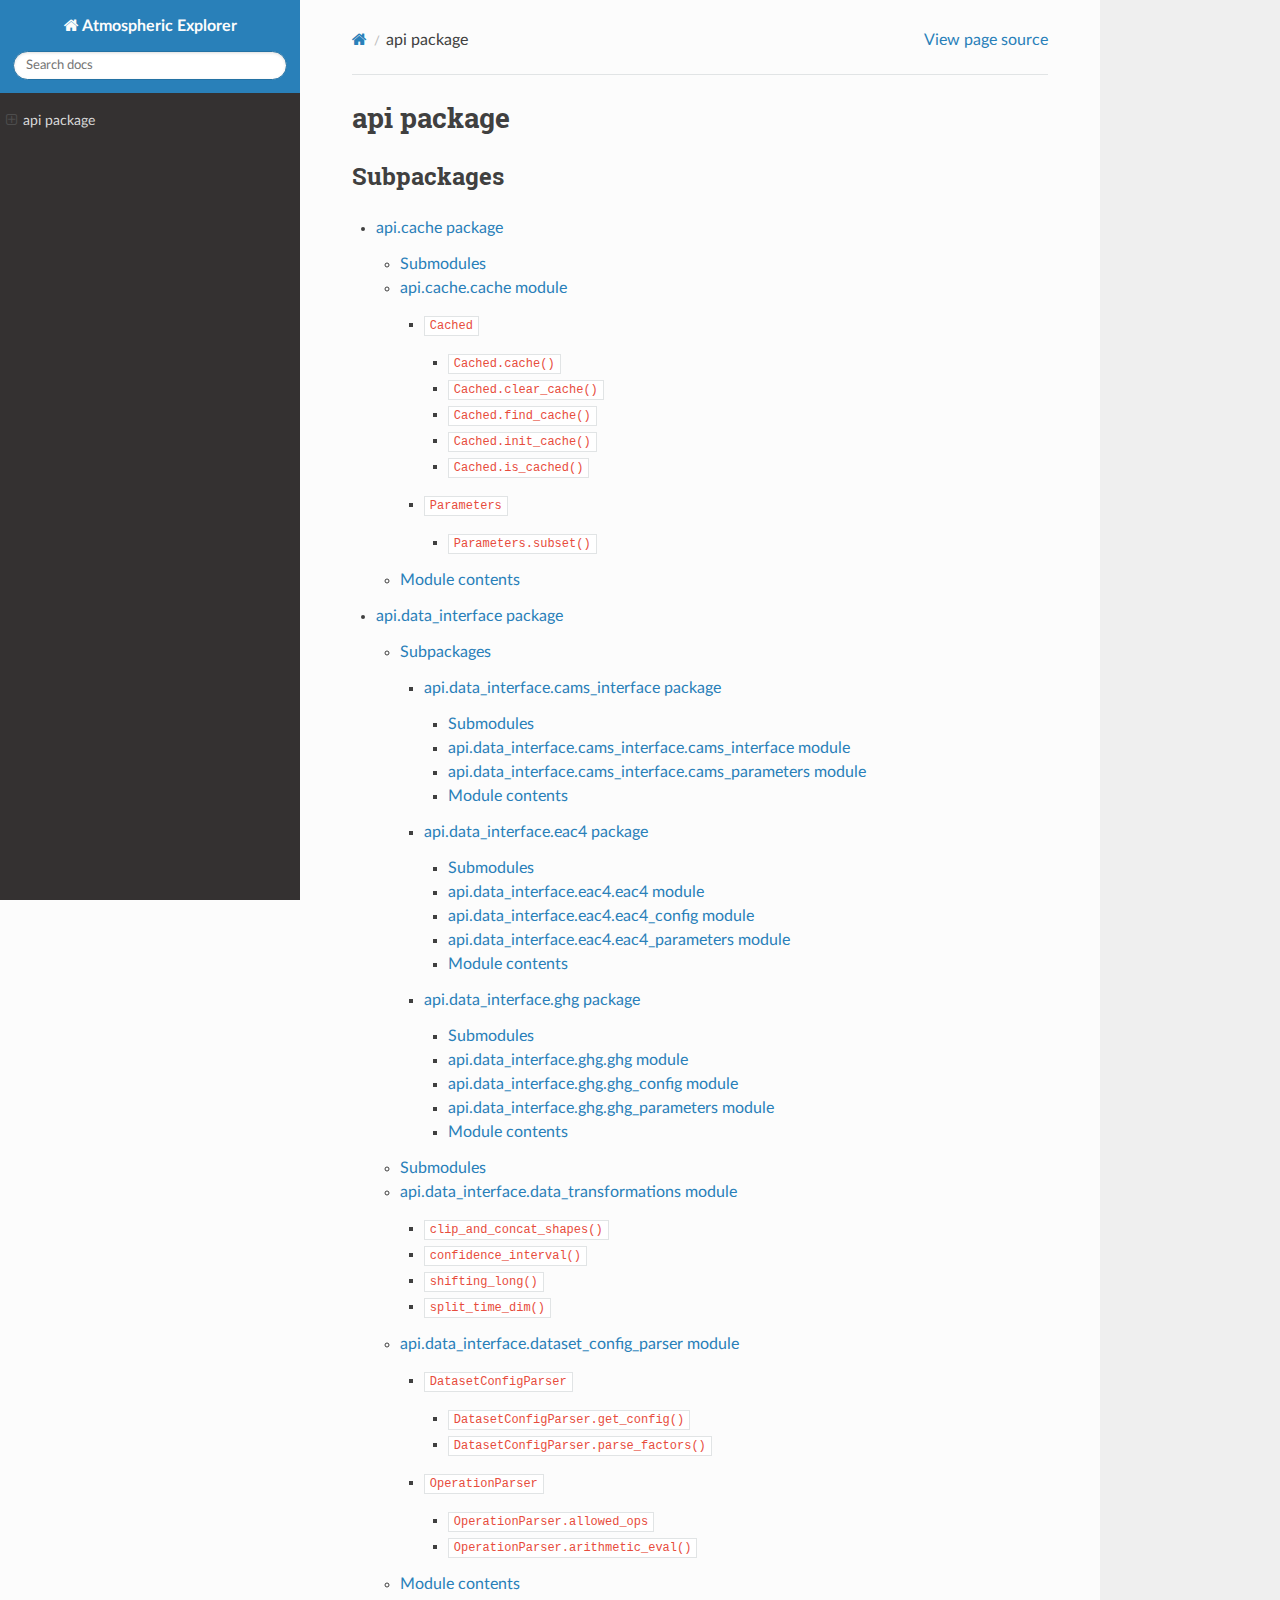
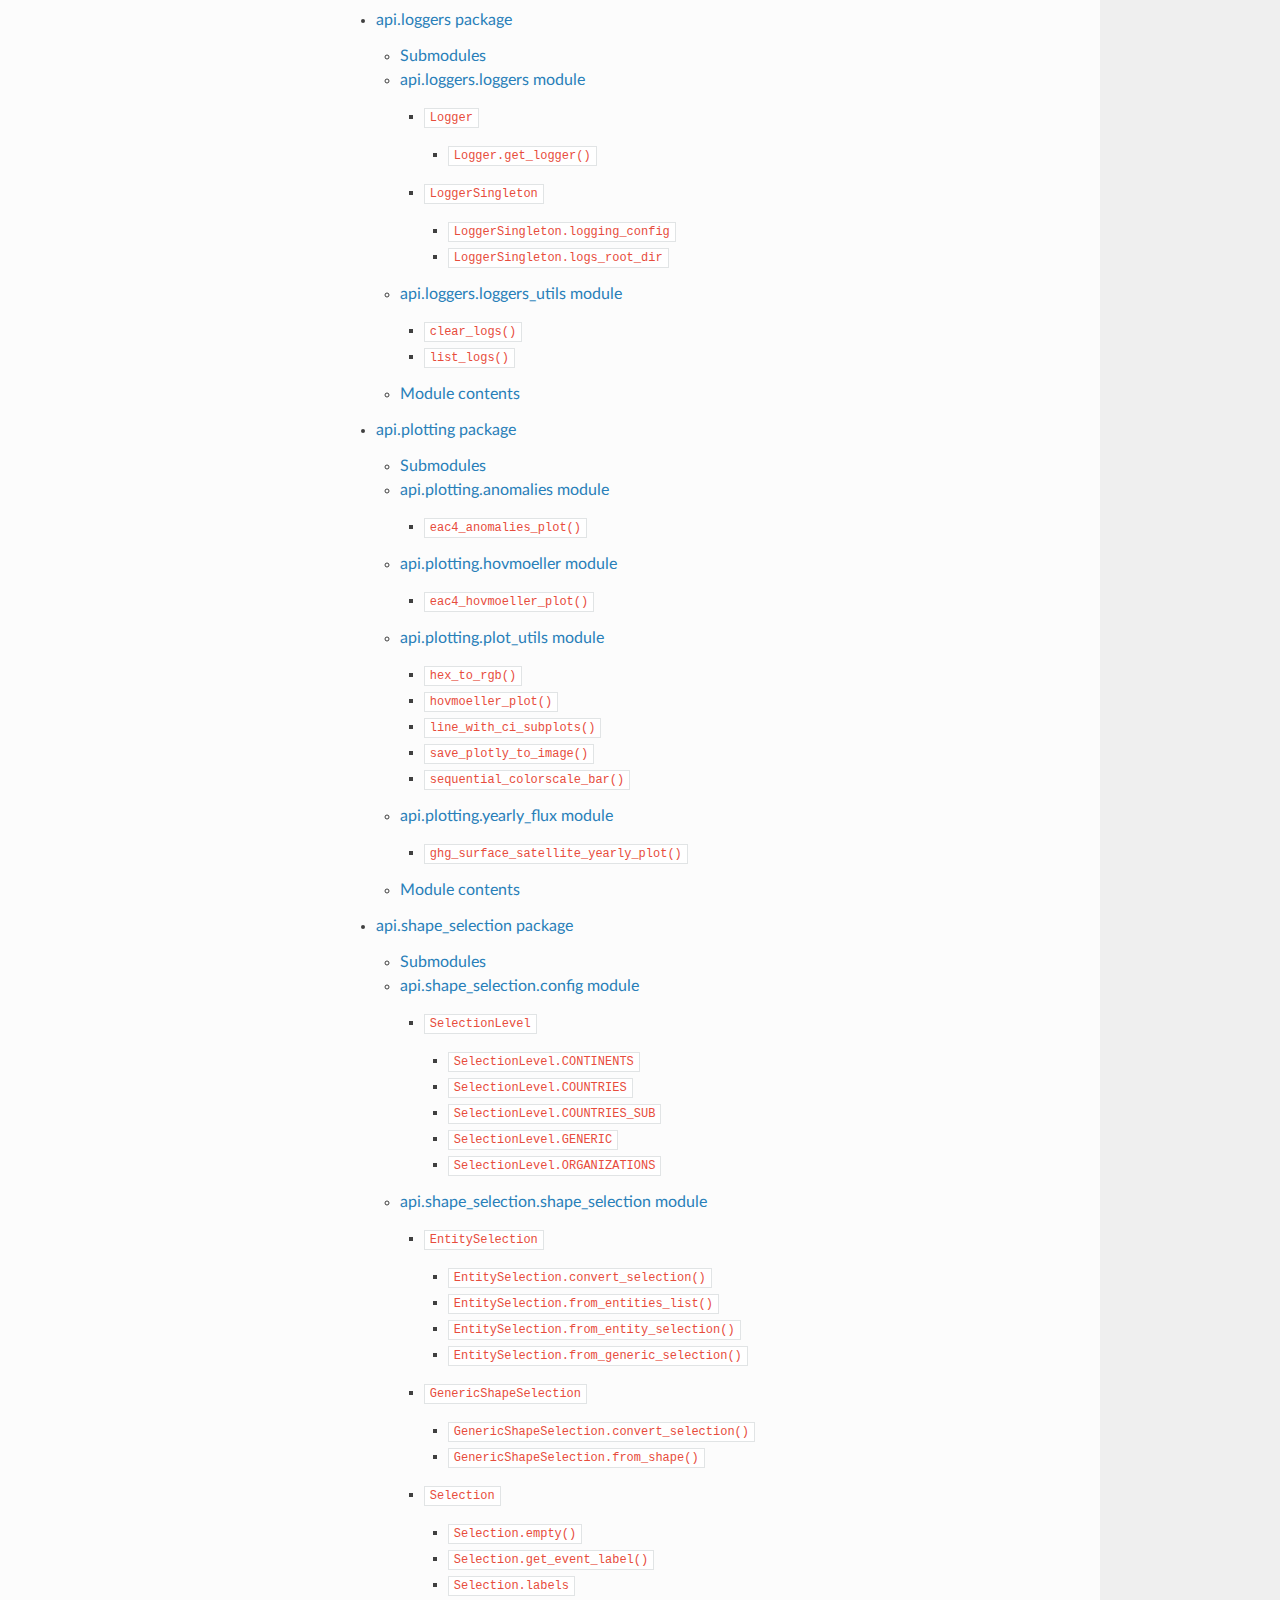
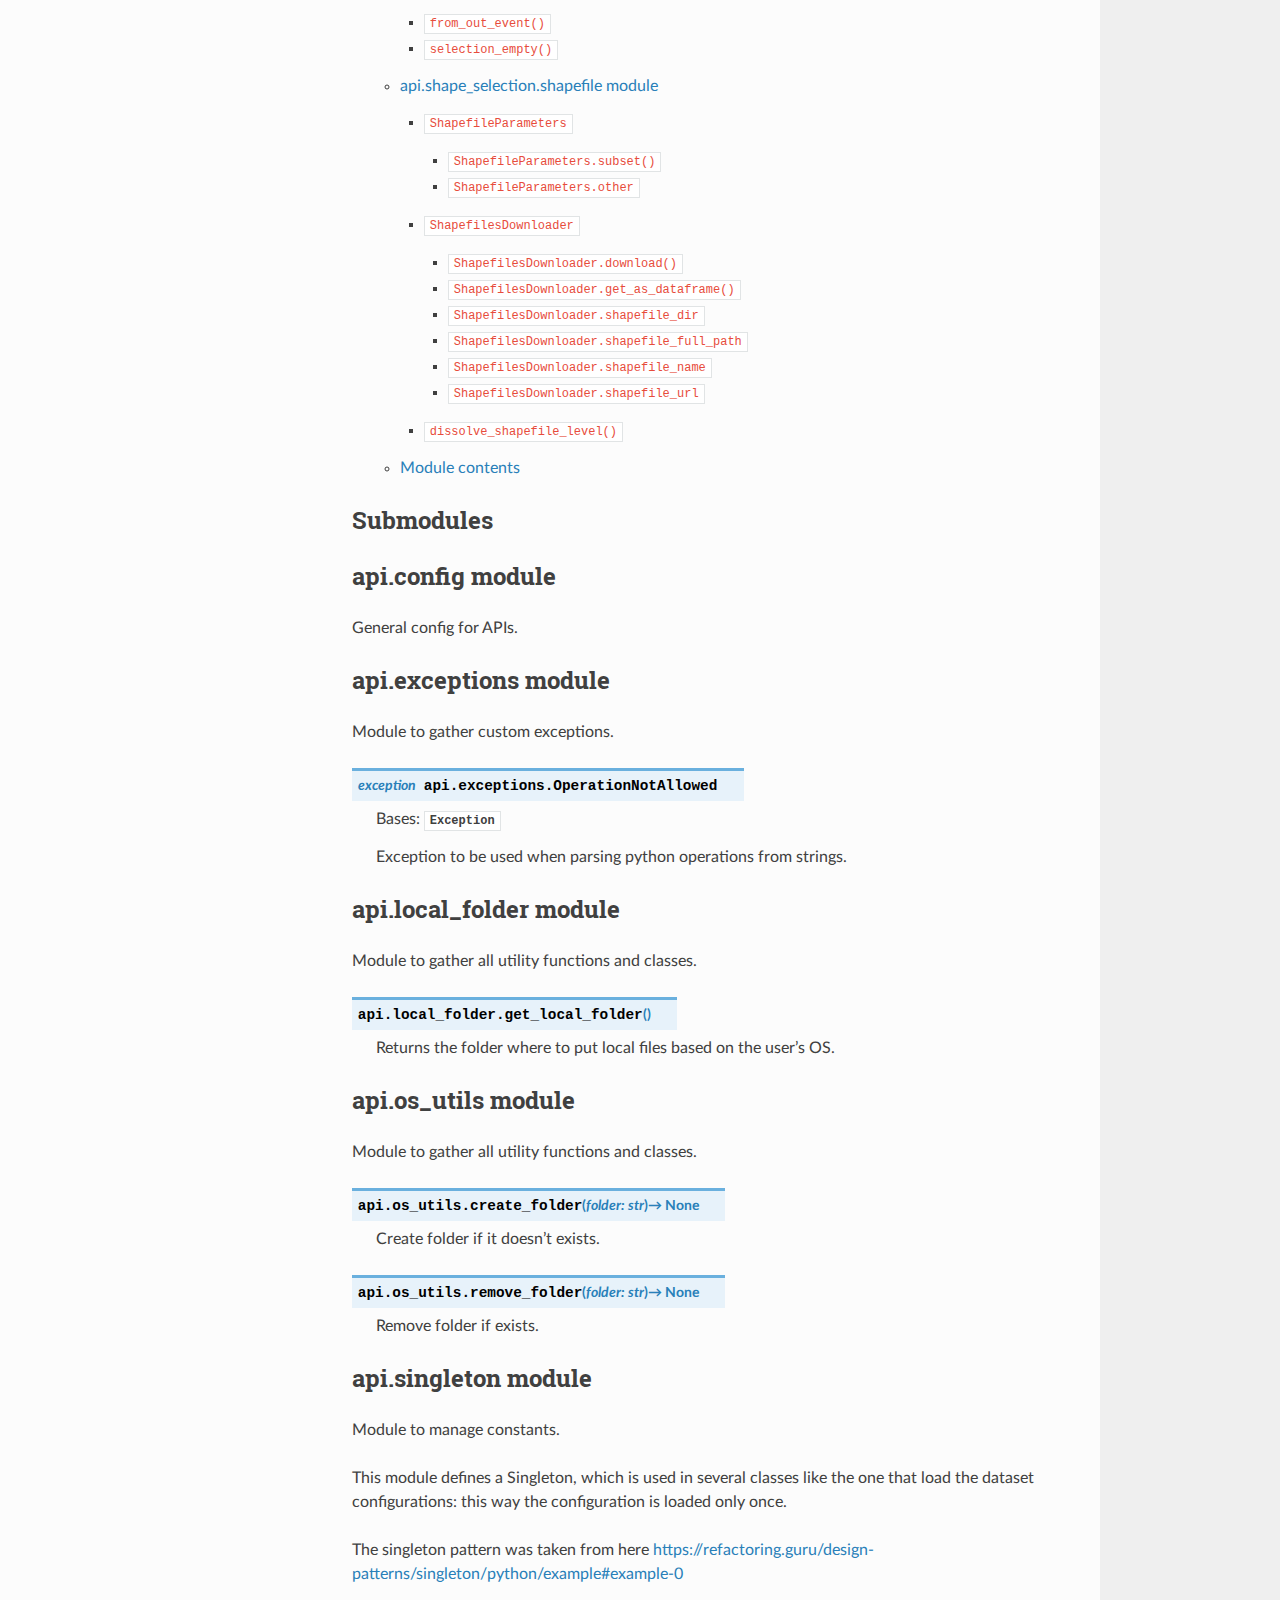
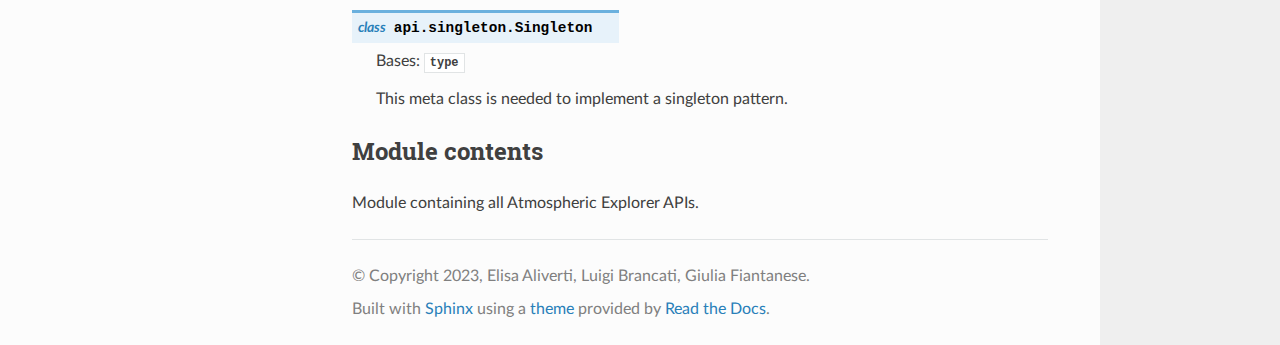
<file: documentation/doc_files/html/api.html>
<!DOCTYPE html>
<html class="writer-html5" lang="en" >
<head>
  <meta charset="utf-8" /><meta name="generator" content="Docutils 0.18.1: http://docutils.sourceforge.net/" />

  <meta name="viewport" content="width=device-width, initial-scale=1.0" />
  <title>api package &mdash; Atmospheric Explorer 0.1.0.dev0 documentation</title>
      <link rel="stylesheet" href="_static/pygments.css" type="text/css" />
      <link rel="stylesheet" href="_static/css/theme.css" type="text/css" />
      <link rel="stylesheet" href="_static/custom.css" type="text/css" />
  <!--[if lt IE 9]>
    <script src="_static/js/html5shiv.min.js"></script>
  <![endif]-->
  
        <script src="_static/jquery.js?v=5d32c60e"></script>
        <script src="_static/_sphinx_javascript_frameworks_compat.js?v=2cd50e6c"></script>
        <script src="_static/documentation_options.js?v=965fac30"></script>
        <script src="_static/doctools.js?v=888ff710"></script>
        <script src="_static/sphinx_highlight.js?v=dc90522c"></script>
    <script src="_static/js/theme.js"></script>
    <link rel="index" title="Index" href="genindex.html" />
    <link rel="search" title="Search" href="search.html" /> 
</head>

<body class="wy-body-for-nav"> 
  <div class="wy-grid-for-nav">
    <nav data-toggle="wy-nav-shift" class="wy-nav-side">
      <div class="wy-side-scroll">
        <div class="wy-side-nav-search" >

          
          
          <a href="index.html" class="icon icon-home">
            Atmospheric Explorer
          </a>
<div role="search">
  <form id="rtd-search-form" class="wy-form" action="search.html" method="get">
    <input type="text" name="q" placeholder="Search docs" aria-label="Search docs" />
    <input type="hidden" name="check_keywords" value="yes" />
    <input type="hidden" name="area" value="default" />
  </form>
</div>
        </div><div class="wy-menu wy-menu-vertical" data-spy="affix" role="navigation" aria-label="Navigation menu">
              <!-- Local TOC -->
              <div class="local-toc"><ul>
<li><a class="reference internal" href="#">api package</a><ul>
<li><a class="reference internal" href="#subpackages">Subpackages</a></li>
<li><a class="reference internal" href="#submodules">Submodules</a></li>
<li><a class="reference internal" href="#module-api.config">api.config module</a></li>
<li><a class="reference internal" href="#module-api.exceptions">api.exceptions module</a><ul>
<li><a class="reference internal" href="#api.exceptions.OperationNotAllowed"><code class="docutils literal notranslate"><span class="pre">OperationNotAllowed</span></code></a></li>
</ul>
</li>
<li><a class="reference internal" href="#module-api.local_folder">api.local_folder module</a><ul>
<li><a class="reference internal" href="#api.local_folder.get_local_folder"><code class="docutils literal notranslate"><span class="pre">get_local_folder()</span></code></a></li>
</ul>
</li>
<li><a class="reference internal" href="#module-api.os_utils">api.os_utils module</a><ul>
<li><a class="reference internal" href="#api.os_utils.create_folder"><code class="docutils literal notranslate"><span class="pre">create_folder()</span></code></a></li>
<li><a class="reference internal" href="#api.os_utils.remove_folder"><code class="docutils literal notranslate"><span class="pre">remove_folder()</span></code></a></li>
</ul>
</li>
<li><a class="reference internal" href="#module-api.singleton">api.singleton module</a><ul>
<li><a class="reference internal" href="#api.singleton.Singleton"><code class="docutils literal notranslate"><span class="pre">Singleton</span></code></a></li>
</ul>
</li>
<li><a class="reference internal" href="#module-api">Module contents</a></li>
</ul>
</li>
</ul>
</div>
        </div>
      </div>
    </nav>

    <section data-toggle="wy-nav-shift" class="wy-nav-content-wrap"><nav class="wy-nav-top" aria-label="Mobile navigation menu" >
          <i data-toggle="wy-nav-top" class="fa fa-bars"></i>
          <a href="index.html">Atmospheric Explorer</a>
      </nav>

      <div class="wy-nav-content">
        <div class="rst-content">
          <div role="navigation" aria-label="Page navigation">
  <ul class="wy-breadcrumbs">
      <li><a href="index.html" class="icon icon-home" aria-label="Home"></a></li>
      <li class="breadcrumb-item active">api package</li>
      <li class="wy-breadcrumbs-aside">
            <a href="_sources/api.rst.txt" rel="nofollow"> View page source</a>
      </li>
  </ul>
  <hr/>
</div>
          <div role="main" class="document" itemscope="itemscope" itemtype="http://schema.org/Article">
           <div itemprop="articleBody">
             
  <section id="api-package">
<h1>api package<a class="headerlink" href="#api-package" title="Link to this heading"></a></h1>
<section id="subpackages">
<h2>Subpackages<a class="headerlink" href="#subpackages" title="Link to this heading"></a></h2>
<div class="toctree-wrapper compound">
<ul>
<li class="toctree-l1"><a class="reference internal" href="api.cache.html">api.cache package</a><ul>
<li class="toctree-l2"><a class="reference internal" href="api.cache.html#submodules">Submodules</a></li>
<li class="toctree-l2"><a class="reference internal" href="api.cache.html#module-api.cache.cache">api.cache.cache module</a><ul>
<li class="toctree-l3"><a class="reference internal" href="api.cache.html#api.cache.cache.Cached"><code class="docutils literal notranslate"><span class="pre">Cached</span></code></a><ul>
<li class="toctree-l4"><a class="reference internal" href="api.cache.html#api.cache.cache.Cached.cache"><code class="docutils literal notranslate"><span class="pre">Cached.cache()</span></code></a></li>
<li class="toctree-l4"><a class="reference internal" href="api.cache.html#api.cache.cache.Cached.clear_cache"><code class="docutils literal notranslate"><span class="pre">Cached.clear_cache()</span></code></a></li>
<li class="toctree-l4"><a class="reference internal" href="api.cache.html#api.cache.cache.Cached.find_cache"><code class="docutils literal notranslate"><span class="pre">Cached.find_cache()</span></code></a></li>
<li class="toctree-l4"><a class="reference internal" href="api.cache.html#api.cache.cache.Cached.init_cache"><code class="docutils literal notranslate"><span class="pre">Cached.init_cache()</span></code></a></li>
<li class="toctree-l4"><a class="reference internal" href="api.cache.html#api.cache.cache.Cached.is_cached"><code class="docutils literal notranslate"><span class="pre">Cached.is_cached()</span></code></a></li>
</ul>
</li>
<li class="toctree-l3"><a class="reference internal" href="api.cache.html#api.cache.cache.Parameters"><code class="docutils literal notranslate"><span class="pre">Parameters</span></code></a><ul>
<li class="toctree-l4"><a class="reference internal" href="api.cache.html#api.cache.cache.Parameters.subset"><code class="docutils literal notranslate"><span class="pre">Parameters.subset()</span></code></a></li>
</ul>
</li>
</ul>
</li>
<li class="toctree-l2"><a class="reference internal" href="api.cache.html#module-api.cache">Module contents</a></li>
</ul>
</li>
<li class="toctree-l1"><a class="reference internal" href="api.data_interface.html">api.data_interface package</a><ul>
<li class="toctree-l2"><a class="reference internal" href="api.data_interface.html#subpackages">Subpackages</a><ul>
<li class="toctree-l3"><a class="reference internal" href="api.data_interface.cams_interface.html">api.data_interface.cams_interface package</a><ul>
<li class="toctree-l4"><a class="reference internal" href="api.data_interface.cams_interface.html#submodules">Submodules</a></li>
<li class="toctree-l4"><a class="reference internal" href="api.data_interface.cams_interface.html#module-api.data_interface.cams_interface.cams_interface">api.data_interface.cams_interface.cams_interface module</a></li>
<li class="toctree-l4"><a class="reference internal" href="api.data_interface.cams_interface.html#module-api.data_interface.cams_interface.cams_parameters">api.data_interface.cams_interface.cams_parameters module</a></li>
<li class="toctree-l4"><a class="reference internal" href="api.data_interface.cams_interface.html#module-api.data_interface.cams_interface">Module contents</a></li>
</ul>
</li>
<li class="toctree-l3"><a class="reference internal" href="api.data_interface.eac4.html">api.data_interface.eac4 package</a><ul>
<li class="toctree-l4"><a class="reference internal" href="api.data_interface.eac4.html#submodules">Submodules</a></li>
<li class="toctree-l4"><a class="reference internal" href="api.data_interface.eac4.html#module-api.data_interface.eac4.eac4">api.data_interface.eac4.eac4 module</a></li>
<li class="toctree-l4"><a class="reference internal" href="api.data_interface.eac4.html#module-api.data_interface.eac4.eac4_config">api.data_interface.eac4.eac4_config module</a></li>
<li class="toctree-l4"><a class="reference internal" href="api.data_interface.eac4.html#module-api.data_interface.eac4.eac4_parameters">api.data_interface.eac4.eac4_parameters module</a></li>
<li class="toctree-l4"><a class="reference internal" href="api.data_interface.eac4.html#module-api.data_interface.eac4">Module contents</a></li>
</ul>
</li>
<li class="toctree-l3"><a class="reference internal" href="api.data_interface.ghg.html">api.data_interface.ghg package</a><ul>
<li class="toctree-l4"><a class="reference internal" href="api.data_interface.ghg.html#submodules">Submodules</a></li>
<li class="toctree-l4"><a class="reference internal" href="api.data_interface.ghg.html#module-api.data_interface.ghg.ghg">api.data_interface.ghg.ghg module</a></li>
<li class="toctree-l4"><a class="reference internal" href="api.data_interface.ghg.html#module-api.data_interface.ghg.ghg_config">api.data_interface.ghg.ghg_config module</a></li>
<li class="toctree-l4"><a class="reference internal" href="api.data_interface.ghg.html#module-api.data_interface.ghg.ghg_parameters">api.data_interface.ghg.ghg_parameters module</a></li>
<li class="toctree-l4"><a class="reference internal" href="api.data_interface.ghg.html#module-api.data_interface.ghg">Module contents</a></li>
</ul>
</li>
</ul>
</li>
<li class="toctree-l2"><a class="reference internal" href="api.data_interface.html#submodules">Submodules</a></li>
<li class="toctree-l2"><a class="reference internal" href="api.data_interface.html#module-api.data_interface.data_transformations">api.data_interface.data_transformations module</a><ul>
<li class="toctree-l3"><a class="reference internal" href="api.data_interface.html#api.data_interface.data_transformations.clip_and_concat_shapes"><code class="docutils literal notranslate"><span class="pre">clip_and_concat_shapes()</span></code></a></li>
<li class="toctree-l3"><a class="reference internal" href="api.data_interface.html#api.data_interface.data_transformations.confidence_interval"><code class="docutils literal notranslate"><span class="pre">confidence_interval()</span></code></a></li>
<li class="toctree-l3"><a class="reference internal" href="api.data_interface.html#api.data_interface.data_transformations.shifting_long"><code class="docutils literal notranslate"><span class="pre">shifting_long()</span></code></a></li>
<li class="toctree-l3"><a class="reference internal" href="api.data_interface.html#api.data_interface.data_transformations.split_time_dim"><code class="docutils literal notranslate"><span class="pre">split_time_dim()</span></code></a></li>
</ul>
</li>
<li class="toctree-l2"><a class="reference internal" href="api.data_interface.html#module-api.data_interface.dataset_config_parser">api.data_interface.dataset_config_parser module</a><ul>
<li class="toctree-l3"><a class="reference internal" href="api.data_interface.html#api.data_interface.dataset_config_parser.DatasetConfigParser"><code class="docutils literal notranslate"><span class="pre">DatasetConfigParser</span></code></a><ul>
<li class="toctree-l4"><a class="reference internal" href="api.data_interface.html#api.data_interface.dataset_config_parser.DatasetConfigParser.get_config"><code class="docutils literal notranslate"><span class="pre">DatasetConfigParser.get_config()</span></code></a></li>
<li class="toctree-l4"><a class="reference internal" href="api.data_interface.html#api.data_interface.dataset_config_parser.DatasetConfigParser.parse_factors"><code class="docutils literal notranslate"><span class="pre">DatasetConfigParser.parse_factors()</span></code></a></li>
</ul>
</li>
<li class="toctree-l3"><a class="reference internal" href="api.data_interface.html#api.data_interface.dataset_config_parser.OperationParser"><code class="docutils literal notranslate"><span class="pre">OperationParser</span></code></a><ul>
<li class="toctree-l4"><a class="reference internal" href="api.data_interface.html#api.data_interface.dataset_config_parser.OperationParser.allowed_ops"><code class="docutils literal notranslate"><span class="pre">OperationParser.allowed_ops</span></code></a></li>
<li class="toctree-l4"><a class="reference internal" href="api.data_interface.html#api.data_interface.dataset_config_parser.OperationParser.arithmetic_eval"><code class="docutils literal notranslate"><span class="pre">OperationParser.arithmetic_eval()</span></code></a></li>
</ul>
</li>
</ul>
</li>
<li class="toctree-l2"><a class="reference internal" href="api.data_interface.html#module-api.data_interface">Module contents</a></li>
</ul>
</li>
<li class="toctree-l1"><a class="reference internal" href="api.loggers.html">api.loggers package</a><ul>
<li class="toctree-l2"><a class="reference internal" href="api.loggers.html#submodules">Submodules</a></li>
<li class="toctree-l2"><a class="reference internal" href="api.loggers.html#module-api.loggers.loggers">api.loggers.loggers module</a><ul>
<li class="toctree-l3"><a class="reference internal" href="api.loggers.html#api.loggers.loggers.Logger"><code class="docutils literal notranslate"><span class="pre">Logger</span></code></a><ul>
<li class="toctree-l4"><a class="reference internal" href="api.loggers.html#api.loggers.loggers.Logger.get_logger"><code class="docutils literal notranslate"><span class="pre">Logger.get_logger()</span></code></a></li>
</ul>
</li>
<li class="toctree-l3"><a class="reference internal" href="api.loggers.html#api.loggers.loggers.LoggerSingleton"><code class="docutils literal notranslate"><span class="pre">LoggerSingleton</span></code></a><ul>
<li class="toctree-l4"><a class="reference internal" href="api.loggers.html#api.loggers.loggers.LoggerSingleton.logging_config"><code class="docutils literal notranslate"><span class="pre">LoggerSingleton.logging_config</span></code></a></li>
<li class="toctree-l4"><a class="reference internal" href="api.loggers.html#api.loggers.loggers.LoggerSingleton.logs_root_dir"><code class="docutils literal notranslate"><span class="pre">LoggerSingleton.logs_root_dir</span></code></a></li>
</ul>
</li>
</ul>
</li>
<li class="toctree-l2"><a class="reference internal" href="api.loggers.html#module-api.loggers.loggers_utils">api.loggers.loggers_utils module</a><ul>
<li class="toctree-l3"><a class="reference internal" href="api.loggers.html#api.loggers.loggers_utils.clear_logs"><code class="docutils literal notranslate"><span class="pre">clear_logs()</span></code></a></li>
<li class="toctree-l3"><a class="reference internal" href="api.loggers.html#api.loggers.loggers_utils.list_logs"><code class="docutils literal notranslate"><span class="pre">list_logs()</span></code></a></li>
</ul>
</li>
<li class="toctree-l2"><a class="reference internal" href="api.loggers.html#module-api.loggers">Module contents</a></li>
</ul>
</li>
<li class="toctree-l1"><a class="reference internal" href="api.plotting.html">api.plotting package</a><ul>
<li class="toctree-l2"><a class="reference internal" href="api.plotting.html#submodules">Submodules</a></li>
<li class="toctree-l2"><a class="reference internal" href="api.plotting.html#module-api.plotting.anomalies">api.plotting.anomalies module</a><ul>
<li class="toctree-l3"><a class="reference internal" href="api.plotting.html#api.plotting.anomalies.eac4_anomalies_plot"><code class="docutils literal notranslate"><span class="pre">eac4_anomalies_plot()</span></code></a></li>
</ul>
</li>
<li class="toctree-l2"><a class="reference internal" href="api.plotting.html#module-api.plotting.hovmoeller">api.plotting.hovmoeller module</a><ul>
<li class="toctree-l3"><a class="reference internal" href="api.plotting.html#api.plotting.hovmoeller.eac4_hovmoeller_plot"><code class="docutils literal notranslate"><span class="pre">eac4_hovmoeller_plot()</span></code></a></li>
</ul>
</li>
<li class="toctree-l2"><a class="reference internal" href="api.plotting.html#module-api.plotting.plot_utils">api.plotting.plot_utils module</a><ul>
<li class="toctree-l3"><a class="reference internal" href="api.plotting.html#api.plotting.plot_utils.hex_to_rgb"><code class="docutils literal notranslate"><span class="pre">hex_to_rgb()</span></code></a></li>
<li class="toctree-l3"><a class="reference internal" href="api.plotting.html#api.plotting.plot_utils.hovmoeller_plot"><code class="docutils literal notranslate"><span class="pre">hovmoeller_plot()</span></code></a></li>
<li class="toctree-l3"><a class="reference internal" href="api.plotting.html#api.plotting.plot_utils.line_with_ci_subplots"><code class="docutils literal notranslate"><span class="pre">line_with_ci_subplots()</span></code></a></li>
<li class="toctree-l3"><a class="reference internal" href="api.plotting.html#api.plotting.plot_utils.save_plotly_to_image"><code class="docutils literal notranslate"><span class="pre">save_plotly_to_image()</span></code></a></li>
<li class="toctree-l3"><a class="reference internal" href="api.plotting.html#api.plotting.plot_utils.sequential_colorscale_bar"><code class="docutils literal notranslate"><span class="pre">sequential_colorscale_bar()</span></code></a></li>
</ul>
</li>
<li class="toctree-l2"><a class="reference internal" href="api.plotting.html#module-api.plotting.yearly_flux">api.plotting.yearly_flux module</a><ul>
<li class="toctree-l3"><a class="reference internal" href="api.plotting.html#api.plotting.yearly_flux.ghg_surface_satellite_yearly_plot"><code class="docutils literal notranslate"><span class="pre">ghg_surface_satellite_yearly_plot()</span></code></a></li>
</ul>
</li>
<li class="toctree-l2"><a class="reference internal" href="api.plotting.html#module-api.plotting">Module contents</a></li>
</ul>
</li>
<li class="toctree-l1"><a class="reference internal" href="api.shape_selection.html">api.shape_selection package</a><ul>
<li class="toctree-l2"><a class="reference internal" href="api.shape_selection.html#submodules">Submodules</a></li>
<li class="toctree-l2"><a class="reference internal" href="api.shape_selection.html#module-api.shape_selection.config">api.shape_selection.config module</a><ul>
<li class="toctree-l3"><a class="reference internal" href="api.shape_selection.html#api.shape_selection.config.SelectionLevel"><code class="docutils literal notranslate"><span class="pre">SelectionLevel</span></code></a><ul>
<li class="toctree-l4"><a class="reference internal" href="api.shape_selection.html#api.shape_selection.config.SelectionLevel.CONTINENTS"><code class="docutils literal notranslate"><span class="pre">SelectionLevel.CONTINENTS</span></code></a></li>
<li class="toctree-l4"><a class="reference internal" href="api.shape_selection.html#api.shape_selection.config.SelectionLevel.COUNTRIES"><code class="docutils literal notranslate"><span class="pre">SelectionLevel.COUNTRIES</span></code></a></li>
<li class="toctree-l4"><a class="reference internal" href="api.shape_selection.html#api.shape_selection.config.SelectionLevel.COUNTRIES_SUB"><code class="docutils literal notranslate"><span class="pre">SelectionLevel.COUNTRIES_SUB</span></code></a></li>
<li class="toctree-l4"><a class="reference internal" href="api.shape_selection.html#api.shape_selection.config.SelectionLevel.GENERIC"><code class="docutils literal notranslate"><span class="pre">SelectionLevel.GENERIC</span></code></a></li>
<li class="toctree-l4"><a class="reference internal" href="api.shape_selection.html#api.shape_selection.config.SelectionLevel.ORGANIZATIONS"><code class="docutils literal notranslate"><span class="pre">SelectionLevel.ORGANIZATIONS</span></code></a></li>
</ul>
</li>
</ul>
</li>
<li class="toctree-l2"><a class="reference internal" href="api.shape_selection.html#module-api.shape_selection.shape_selection">api.shape_selection.shape_selection module</a><ul>
<li class="toctree-l3"><a class="reference internal" href="api.shape_selection.html#api.shape_selection.shape_selection.EntitySelection"><code class="docutils literal notranslate"><span class="pre">EntitySelection</span></code></a><ul>
<li class="toctree-l4"><a class="reference internal" href="api.shape_selection.html#api.shape_selection.shape_selection.EntitySelection.convert_selection"><code class="docutils literal notranslate"><span class="pre">EntitySelection.convert_selection()</span></code></a></li>
<li class="toctree-l4"><a class="reference internal" href="api.shape_selection.html#api.shape_selection.shape_selection.EntitySelection.from_entities_list"><code class="docutils literal notranslate"><span class="pre">EntitySelection.from_entities_list()</span></code></a></li>
<li class="toctree-l4"><a class="reference internal" href="api.shape_selection.html#api.shape_selection.shape_selection.EntitySelection.from_entity_selection"><code class="docutils literal notranslate"><span class="pre">EntitySelection.from_entity_selection()</span></code></a></li>
<li class="toctree-l4"><a class="reference internal" href="api.shape_selection.html#api.shape_selection.shape_selection.EntitySelection.from_generic_selection"><code class="docutils literal notranslate"><span class="pre">EntitySelection.from_generic_selection()</span></code></a></li>
</ul>
</li>
<li class="toctree-l3"><a class="reference internal" href="api.shape_selection.html#api.shape_selection.shape_selection.GenericShapeSelection"><code class="docutils literal notranslate"><span class="pre">GenericShapeSelection</span></code></a><ul>
<li class="toctree-l4"><a class="reference internal" href="api.shape_selection.html#api.shape_selection.shape_selection.GenericShapeSelection.convert_selection"><code class="docutils literal notranslate"><span class="pre">GenericShapeSelection.convert_selection()</span></code></a></li>
<li class="toctree-l4"><a class="reference internal" href="api.shape_selection.html#api.shape_selection.shape_selection.GenericShapeSelection.from_shape"><code class="docutils literal notranslate"><span class="pre">GenericShapeSelection.from_shape()</span></code></a></li>
</ul>
</li>
<li class="toctree-l3"><a class="reference internal" href="api.shape_selection.html#api.shape_selection.shape_selection.Selection"><code class="docutils literal notranslate"><span class="pre">Selection</span></code></a><ul>
<li class="toctree-l4"><a class="reference internal" href="api.shape_selection.html#api.shape_selection.shape_selection.Selection.empty"><code class="docutils literal notranslate"><span class="pre">Selection.empty()</span></code></a></li>
<li class="toctree-l4"><a class="reference internal" href="api.shape_selection.html#api.shape_selection.shape_selection.Selection.get_event_label"><code class="docutils literal notranslate"><span class="pre">Selection.get_event_label()</span></code></a></li>
<li class="toctree-l4"><a class="reference internal" href="api.shape_selection.html#api.shape_selection.shape_selection.Selection.labels"><code class="docutils literal notranslate"><span class="pre">Selection.labels</span></code></a></li>
</ul>
</li>
<li class="toctree-l3"><a class="reference internal" href="api.shape_selection.html#api.shape_selection.shape_selection.from_out_event"><code class="docutils literal notranslate"><span class="pre">from_out_event()</span></code></a></li>
<li class="toctree-l3"><a class="reference internal" href="api.shape_selection.html#api.shape_selection.shape_selection.selection_empty"><code class="docutils literal notranslate"><span class="pre">selection_empty()</span></code></a></li>
</ul>
</li>
<li class="toctree-l2"><a class="reference internal" href="api.shape_selection.html#module-api.shape_selection.shapefile">api.shape_selection.shapefile module</a><ul>
<li class="toctree-l3"><a class="reference internal" href="api.shape_selection.html#api.shape_selection.shapefile.ShapefileParameters"><code class="docutils literal notranslate"><span class="pre">ShapefileParameters</span></code></a><ul>
<li class="toctree-l4"><a class="reference internal" href="api.shape_selection.html#api.shape_selection.shapefile.ShapefileParameters.subset"><code class="docutils literal notranslate"><span class="pre">ShapefileParameters.subset()</span></code></a></li>
<li class="toctree-l4"><a class="reference internal" href="api.shape_selection.html#api.shape_selection.shapefile.ShapefileParameters.other"><code class="docutils literal notranslate"><span class="pre">ShapefileParameters.other</span></code></a></li>
</ul>
</li>
<li class="toctree-l3"><a class="reference internal" href="api.shape_selection.html#api.shape_selection.shapefile.ShapefilesDownloader"><code class="docutils literal notranslate"><span class="pre">ShapefilesDownloader</span></code></a><ul>
<li class="toctree-l4"><a class="reference internal" href="api.shape_selection.html#api.shape_selection.shapefile.ShapefilesDownloader.download"><code class="docutils literal notranslate"><span class="pre">ShapefilesDownloader.download()</span></code></a></li>
<li class="toctree-l4"><a class="reference internal" href="api.shape_selection.html#api.shape_selection.shapefile.ShapefilesDownloader.get_as_dataframe"><code class="docutils literal notranslate"><span class="pre">ShapefilesDownloader.get_as_dataframe()</span></code></a></li>
<li class="toctree-l4"><a class="reference internal" href="api.shape_selection.html#api.shape_selection.shapefile.ShapefilesDownloader.shapefile_dir"><code class="docutils literal notranslate"><span class="pre">ShapefilesDownloader.shapefile_dir</span></code></a></li>
<li class="toctree-l4"><a class="reference internal" href="api.shape_selection.html#api.shape_selection.shapefile.ShapefilesDownloader.shapefile_full_path"><code class="docutils literal notranslate"><span class="pre">ShapefilesDownloader.shapefile_full_path</span></code></a></li>
<li class="toctree-l4"><a class="reference internal" href="api.shape_selection.html#api.shape_selection.shapefile.ShapefilesDownloader.shapefile_name"><code class="docutils literal notranslate"><span class="pre">ShapefilesDownloader.shapefile_name</span></code></a></li>
<li class="toctree-l4"><a class="reference internal" href="api.shape_selection.html#api.shape_selection.shapefile.ShapefilesDownloader.shapefile_url"><code class="docutils literal notranslate"><span class="pre">ShapefilesDownloader.shapefile_url</span></code></a></li>
</ul>
</li>
<li class="toctree-l3"><a class="reference internal" href="api.shape_selection.html#api.shape_selection.shapefile.dissolve_shapefile_level"><code class="docutils literal notranslate"><span class="pre">dissolve_shapefile_level()</span></code></a></li>
</ul>
</li>
<li class="toctree-l2"><a class="reference internal" href="api.shape_selection.html#module-api.shape_selection">Module contents</a></li>
</ul>
</li>
</ul>
</div>
</section>
<section id="submodules">
<h2>Submodules<a class="headerlink" href="#submodules" title="Link to this heading"></a></h2>
</section>
<section id="module-api.config">
<span id="api-config-module"></span><h2>api.config module<a class="headerlink" href="#module-api.config" title="Link to this heading"></a></h2>
<p>General config for APIs.</p>
</section>
<section id="module-api.exceptions">
<span id="api-exceptions-module"></span><h2>api.exceptions module<a class="headerlink" href="#module-api.exceptions" title="Link to this heading"></a></h2>
<p>Module to gather custom exceptions.</p>
<dl class="py exception">
<dt class="sig sig-object py" id="api.exceptions.OperationNotAllowed">
<em class="property"><span class="pre">exception</span><span class="w"> </span></em><span class="sig-prename descclassname"><span class="pre">api.exceptions.</span></span><span class="sig-name descname"><span class="pre">OperationNotAllowed</span></span><a class="headerlink" href="#api.exceptions.OperationNotAllowed" title="Link to this definition"></a></dt>
<dd><p>Bases: <code class="xref py py-class docutils literal notranslate"><span class="pre">Exception</span></code></p>
<p>Exception to be used when parsing python operations from strings.</p>
</dd></dl>

</section>
<section id="module-api.local_folder">
<span id="api-local-folder-module"></span><h2>api.local_folder module<a class="headerlink" href="#module-api.local_folder" title="Link to this heading"></a></h2>
<p>Module to gather all utility functions and classes.</p>
<dl class="py function">
<dt class="sig sig-object py" id="api.local_folder.get_local_folder">
<span class="sig-prename descclassname"><span class="pre">api.local_folder.</span></span><span class="sig-name descname"><span class="pre">get_local_folder</span></span><span class="sig-paren">(</span><span class="sig-paren">)</span><a class="headerlink" href="#api.local_folder.get_local_folder" title="Link to this definition"></a></dt>
<dd><p>Returns the folder where to put local files based on the user’s OS.</p>
</dd></dl>

</section>
<section id="module-api.os_utils">
<span id="api-os-utils-module"></span><h2>api.os_utils module<a class="headerlink" href="#module-api.os_utils" title="Link to this heading"></a></h2>
<p>Module to gather all utility functions and classes.</p>
<dl class="py function">
<dt class="sig sig-object py" id="api.os_utils.create_folder">
<span class="sig-prename descclassname"><span class="pre">api.os_utils.</span></span><span class="sig-name descname"><span class="pre">create_folder</span></span><span class="sig-paren">(</span><em class="sig-param"><span class="n"><span class="pre">folder</span></span><span class="p"><span class="pre">:</span></span><span class="w"> </span><span class="n"><span class="pre">str</span></span></em><span class="sig-paren">)</span> <span class="sig-return"><span class="sig-return-icon">&#x2192;</span> <span class="sig-return-typehint"><span class="pre">None</span></span></span><a class="headerlink" href="#api.os_utils.create_folder" title="Link to this definition"></a></dt>
<dd><p>Create folder if it doesn’t exists.</p>
</dd></dl>

<dl class="py function">
<dt class="sig sig-object py" id="api.os_utils.remove_folder">
<span class="sig-prename descclassname"><span class="pre">api.os_utils.</span></span><span class="sig-name descname"><span class="pre">remove_folder</span></span><span class="sig-paren">(</span><em class="sig-param"><span class="n"><span class="pre">folder</span></span><span class="p"><span class="pre">:</span></span><span class="w"> </span><span class="n"><span class="pre">str</span></span></em><span class="sig-paren">)</span> <span class="sig-return"><span class="sig-return-icon">&#x2192;</span> <span class="sig-return-typehint"><span class="pre">None</span></span></span><a class="headerlink" href="#api.os_utils.remove_folder" title="Link to this definition"></a></dt>
<dd><p>Remove folder if exists.</p>
</dd></dl>

</section>
<section id="module-api.singleton">
<span id="api-singleton-module"></span><h2>api.singleton module<a class="headerlink" href="#module-api.singleton" title="Link to this heading"></a></h2>
<p>Module to manage constants.</p>
<p>This module defines a Singleton, which is used in several classes like the one that load the dataset configurations:
this way the configuration is loaded only once.</p>
<p>The singleton pattern was taken from here
<a class="reference external" href="https://refactoring.guru/design-patterns/singleton/python/example#example-0">https://refactoring.guru/design-patterns/singleton/python/example#example-0</a></p>
<dl class="py class">
<dt class="sig sig-object py" id="api.singleton.Singleton">
<em class="property"><span class="pre">class</span><span class="w"> </span></em><span class="sig-prename descclassname"><span class="pre">api.singleton.</span></span><span class="sig-name descname"><span class="pre">Singleton</span></span><a class="headerlink" href="#api.singleton.Singleton" title="Link to this definition"></a></dt>
<dd><p>Bases: <code class="xref py py-class docutils literal notranslate"><span class="pre">type</span></code></p>
<p>This meta class is needed to implement a singleton pattern.</p>
</dd></dl>

</section>
<section id="module-api">
<span id="module-contents"></span><h2>Module contents<a class="headerlink" href="#module-api" title="Link to this heading"></a></h2>
<p>Module containing all Atmospheric Explorer APIs.</p>
</section>
</section>


           </div>
          </div>
          <footer>

  <hr/>

  <div role="contentinfo">
    <p>&#169; Copyright 2023, Elisa Aliverti, Luigi Brancati, Giulia Fiantanese.</p>
  </div>

  Built with <a href="https://www.sphinx-doc.org/">Sphinx</a> using a
    <a href="https://github.com/readthedocs/sphinx_rtd_theme">theme</a>
    provided by <a href="https://readthedocs.org">Read the Docs</a>.
   

</footer>
        </div>
      </div>
    </section>
  </div>
  <script>
      jQuery(function () {
          SphinxRtdTheme.Navigation.enable(true);
      });
  </script> 

</body>
</html>
</file>
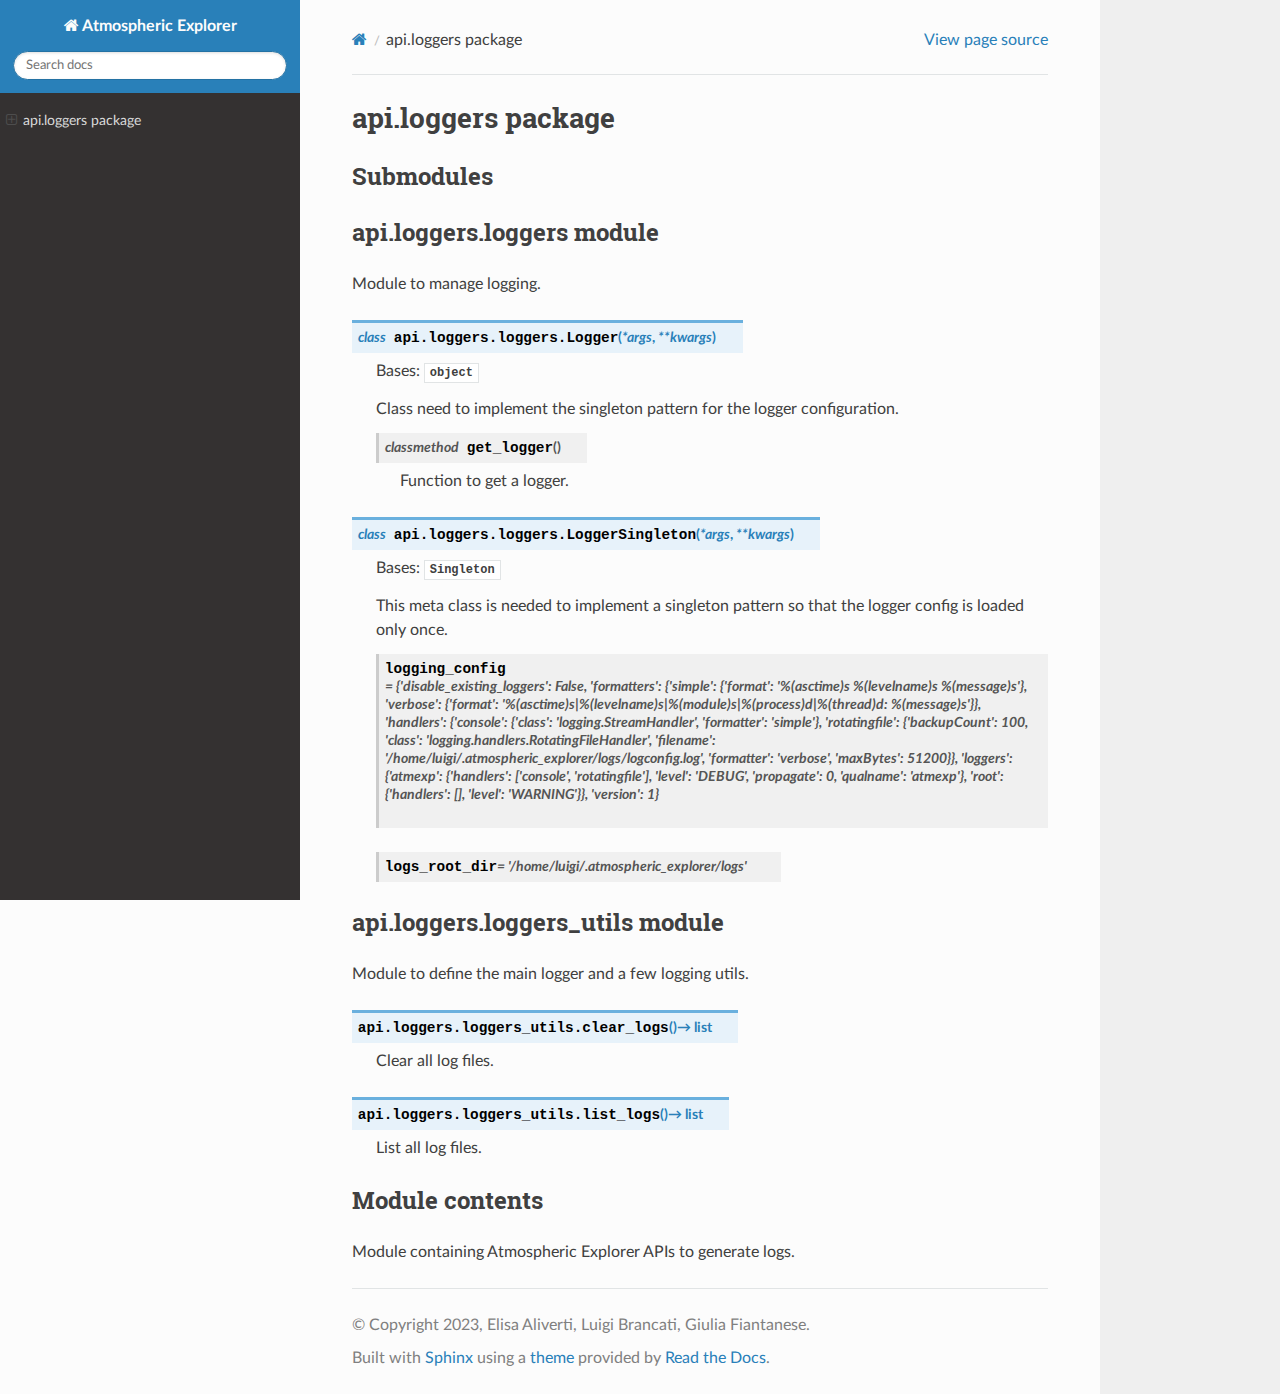
<file: documentation/doc_files/html/api.loggers.html>
<!DOCTYPE html>
<html class="writer-html5" lang="en" >
<head>
  <meta charset="utf-8" /><meta name="generator" content="Docutils 0.18.1: http://docutils.sourceforge.net/" />

  <meta name="viewport" content="width=device-width, initial-scale=1.0" />
  <title>api.loggers package &mdash; Atmospheric Explorer 0.1.0.dev0 documentation</title>
      <link rel="stylesheet" href="_static/pygments.css" type="text/css" />
      <link rel="stylesheet" href="_static/css/theme.css" type="text/css" />
      <link rel="stylesheet" href="_static/custom.css" type="text/css" />
  <!--[if lt IE 9]>
    <script src="_static/js/html5shiv.min.js"></script>
  <![endif]-->
  
        <script src="_static/jquery.js?v=5d32c60e"></script>
        <script src="_static/_sphinx_javascript_frameworks_compat.js?v=2cd50e6c"></script>
        <script src="_static/documentation_options.js?v=965fac30"></script>
        <script src="_static/doctools.js?v=888ff710"></script>
        <script src="_static/sphinx_highlight.js?v=dc90522c"></script>
    <script src="_static/js/theme.js"></script>
    <link rel="index" title="Index" href="genindex.html" />
    <link rel="search" title="Search" href="search.html" /> 
</head>

<body class="wy-body-for-nav"> 
  <div class="wy-grid-for-nav">
    <nav data-toggle="wy-nav-shift" class="wy-nav-side">
      <div class="wy-side-scroll">
        <div class="wy-side-nav-search" >

          
          
          <a href="index.html" class="icon icon-home">
            Atmospheric Explorer
          </a>
<div role="search">
  <form id="rtd-search-form" class="wy-form" action="search.html" method="get">
    <input type="text" name="q" placeholder="Search docs" aria-label="Search docs" />
    <input type="hidden" name="check_keywords" value="yes" />
    <input type="hidden" name="area" value="default" />
  </form>
</div>
        </div><div class="wy-menu wy-menu-vertical" data-spy="affix" role="navigation" aria-label="Navigation menu">
              <!-- Local TOC -->
              <div class="local-toc"><ul>
<li><a class="reference internal" href="#">api.loggers package</a><ul>
<li><a class="reference internal" href="#submodules">Submodules</a></li>
<li><a class="reference internal" href="#module-api.loggers.loggers">api.loggers.loggers module</a><ul>
<li><a class="reference internal" href="#api.loggers.loggers.Logger"><code class="docutils literal notranslate"><span class="pre">Logger</span></code></a><ul>
<li><a class="reference internal" href="#api.loggers.loggers.Logger.get_logger"><code class="docutils literal notranslate"><span class="pre">Logger.get_logger()</span></code></a></li>
</ul>
</li>
<li><a class="reference internal" href="#api.loggers.loggers.LoggerSingleton"><code class="docutils literal notranslate"><span class="pre">LoggerSingleton</span></code></a><ul>
<li><a class="reference internal" href="#api.loggers.loggers.LoggerSingleton.logging_config"><code class="docutils literal notranslate"><span class="pre">LoggerSingleton.logging_config</span></code></a></li>
<li><a class="reference internal" href="#api.loggers.loggers.LoggerSingleton.logs_root_dir"><code class="docutils literal notranslate"><span class="pre">LoggerSingleton.logs_root_dir</span></code></a></li>
</ul>
</li>
</ul>
</li>
<li><a class="reference internal" href="#module-api.loggers.loggers_utils">api.loggers.loggers_utils module</a><ul>
<li><a class="reference internal" href="#api.loggers.loggers_utils.clear_logs"><code class="docutils literal notranslate"><span class="pre">clear_logs()</span></code></a></li>
<li><a class="reference internal" href="#api.loggers.loggers_utils.list_logs"><code class="docutils literal notranslate"><span class="pre">list_logs()</span></code></a></li>
</ul>
</li>
<li><a class="reference internal" href="#module-api.loggers">Module contents</a></li>
</ul>
</li>
</ul>
</div>
        </div>
      </div>
    </nav>

    <section data-toggle="wy-nav-shift" class="wy-nav-content-wrap"><nav class="wy-nav-top" aria-label="Mobile navigation menu" >
          <i data-toggle="wy-nav-top" class="fa fa-bars"></i>
          <a href="index.html">Atmospheric Explorer</a>
      </nav>

      <div class="wy-nav-content">
        <div class="rst-content">
          <div role="navigation" aria-label="Page navigation">
  <ul class="wy-breadcrumbs">
      <li><a href="index.html" class="icon icon-home" aria-label="Home"></a></li>
      <li class="breadcrumb-item active">api.loggers package</li>
      <li class="wy-breadcrumbs-aside">
            <a href="_sources/api.loggers.rst.txt" rel="nofollow"> View page source</a>
      </li>
  </ul>
  <hr/>
</div>
          <div role="main" class="document" itemscope="itemscope" itemtype="http://schema.org/Article">
           <div itemprop="articleBody">
             
  <section id="api-loggers-package">
<h1>api.loggers package<a class="headerlink" href="#api-loggers-package" title="Link to this heading"></a></h1>
<section id="submodules">
<h2>Submodules<a class="headerlink" href="#submodules" title="Link to this heading"></a></h2>
</section>
<section id="module-api.loggers.loggers">
<span id="api-loggers-loggers-module"></span><h2>api.loggers.loggers module<a class="headerlink" href="#module-api.loggers.loggers" title="Link to this heading"></a></h2>
<p>Module to manage logging.</p>
<dl class="py class">
<dt class="sig sig-object py" id="api.loggers.loggers.Logger">
<em class="property"><span class="pre">class</span><span class="w"> </span></em><span class="sig-prename descclassname"><span class="pre">api.loggers.loggers.</span></span><span class="sig-name descname"><span class="pre">Logger</span></span><span class="sig-paren">(</span><em class="sig-param"><span class="o"><span class="pre">*</span></span><span class="n"><span class="pre">args</span></span></em>, <em class="sig-param"><span class="o"><span class="pre">**</span></span><span class="n"><span class="pre">kwargs</span></span></em><span class="sig-paren">)</span><a class="headerlink" href="#api.loggers.loggers.Logger" title="Link to this definition"></a></dt>
<dd><p>Bases: <code class="xref py py-class docutils literal notranslate"><span class="pre">object</span></code></p>
<p>Class need to implement the singleton pattern for the logger configuration.</p>
<dl class="py method">
<dt class="sig sig-object py" id="api.loggers.loggers.Logger.get_logger">
<em class="property"><span class="pre">classmethod</span><span class="w"> </span></em><span class="sig-name descname"><span class="pre">get_logger</span></span><span class="sig-paren">(</span><span class="sig-paren">)</span><a class="headerlink" href="#api.loggers.loggers.Logger.get_logger" title="Link to this definition"></a></dt>
<dd><p>Function to get a logger.</p>
</dd></dl>

</dd></dl>

<dl class="py class">
<dt class="sig sig-object py" id="api.loggers.loggers.LoggerSingleton">
<em class="property"><span class="pre">class</span><span class="w"> </span></em><span class="sig-prename descclassname"><span class="pre">api.loggers.loggers.</span></span><span class="sig-name descname"><span class="pre">LoggerSingleton</span></span><span class="sig-paren">(</span><em class="sig-param"><span class="o"><span class="pre">*</span></span><span class="n"><span class="pre">args</span></span></em>, <em class="sig-param"><span class="o"><span class="pre">**</span></span><span class="n"><span class="pre">kwargs</span></span></em><span class="sig-paren">)</span><a class="headerlink" href="#api.loggers.loggers.LoggerSingleton" title="Link to this definition"></a></dt>
<dd><p>Bases: <code class="xref py py-class docutils literal notranslate"><span class="pre">Singleton</span></code></p>
<p>This meta class is needed to implement a singleton pattern so that the logger config is loaded only once.</p>
<dl class="py attribute">
<dt class="sig sig-object py" id="api.loggers.loggers.LoggerSingleton.logging_config">
<span class="sig-name descname"><span class="pre">logging_config</span></span><em class="property"><span class="w"> </span><span class="p"><span class="pre">=</span></span><span class="w"> </span><span class="pre">{'disable_existing_loggers':</span> <span class="pre">False,</span> <span class="pre">'formatters':</span> <span class="pre">{'simple':</span> <span class="pre">{'format':</span> <span class="pre">'%(asctime)s</span> <span class="pre">%(levelname)s</span> <span class="pre">%(message)s'},</span> <span class="pre">'verbose':</span> <span class="pre">{'format':</span> <span class="pre">'%(asctime)s|%(levelname)s|%(module)s|%(process)d|%(thread)d:</span> <span class="pre">%(message)s'}},</span> <span class="pre">'handlers':</span> <span class="pre">{'console':</span> <span class="pre">{'class':</span> <span class="pre">'logging.StreamHandler',</span> <span class="pre">'formatter':</span> <span class="pre">'simple'},</span> <span class="pre">'rotatingfile':</span> <span class="pre">{'backupCount':</span> <span class="pre">100,</span> <span class="pre">'class':</span> <span class="pre">'logging.handlers.RotatingFileHandler',</span> <span class="pre">'filename':</span> <span class="pre">'/home/luigi/.atmospheric_explorer/logs/logconfig.log',</span> <span class="pre">'formatter':</span> <span class="pre">'verbose',</span> <span class="pre">'maxBytes':</span> <span class="pre">51200}},</span> <span class="pre">'loggers':</span> <span class="pre">{'atmexp':</span> <span class="pre">{'handlers':</span> <span class="pre">['console',</span> <span class="pre">'rotatingfile'],</span> <span class="pre">'level':</span> <span class="pre">'DEBUG',</span> <span class="pre">'propagate':</span> <span class="pre">0,</span> <span class="pre">'qualname':</span> <span class="pre">'atmexp'},</span> <span class="pre">'root':</span> <span class="pre">{'handlers':</span> <span class="pre">[],</span> <span class="pre">'level':</span> <span class="pre">'WARNING'}},</span> <span class="pre">'version':</span> <span class="pre">1}</span></em><a class="headerlink" href="#api.loggers.loggers.LoggerSingleton.logging_config" title="Link to this definition"></a></dt>
<dd></dd></dl>

<dl class="py attribute">
<dt class="sig sig-object py" id="api.loggers.loggers.LoggerSingleton.logs_root_dir">
<span class="sig-name descname"><span class="pre">logs_root_dir</span></span><em class="property"><span class="w"> </span><span class="p"><span class="pre">=</span></span><span class="w"> </span><span class="pre">'/home/luigi/.atmospheric_explorer/logs'</span></em><a class="headerlink" href="#api.loggers.loggers.LoggerSingleton.logs_root_dir" title="Link to this definition"></a></dt>
<dd></dd></dl>

</dd></dl>

</section>
<section id="module-api.loggers.loggers_utils">
<span id="api-loggers-loggers-utils-module"></span><h2>api.loggers.loggers_utils module<a class="headerlink" href="#module-api.loggers.loggers_utils" title="Link to this heading"></a></h2>
<p>Module to define the main logger and a few logging utils.</p>
<dl class="py function">
<dt class="sig sig-object py" id="api.loggers.loggers_utils.clear_logs">
<span class="sig-prename descclassname"><span class="pre">api.loggers.loggers_utils.</span></span><span class="sig-name descname"><span class="pre">clear_logs</span></span><span class="sig-paren">(</span><span class="sig-paren">)</span> <span class="sig-return"><span class="sig-return-icon">&#x2192;</span> <span class="sig-return-typehint"><span class="pre">list</span></span></span><a class="headerlink" href="#api.loggers.loggers_utils.clear_logs" title="Link to this definition"></a></dt>
<dd><p>Clear all log files.</p>
</dd></dl>

<dl class="py function">
<dt class="sig sig-object py" id="api.loggers.loggers_utils.list_logs">
<span class="sig-prename descclassname"><span class="pre">api.loggers.loggers_utils.</span></span><span class="sig-name descname"><span class="pre">list_logs</span></span><span class="sig-paren">(</span><span class="sig-paren">)</span> <span class="sig-return"><span class="sig-return-icon">&#x2192;</span> <span class="sig-return-typehint"><span class="pre">list</span></span></span><a class="headerlink" href="#api.loggers.loggers_utils.list_logs" title="Link to this definition"></a></dt>
<dd><p>List all log files.</p>
</dd></dl>

</section>
<section id="module-api.loggers">
<span id="module-contents"></span><h2>Module contents<a class="headerlink" href="#module-api.loggers" title="Link to this heading"></a></h2>
<p>Module containing Atmospheric Explorer APIs to generate logs.</p>
</section>
</section>


           </div>
          </div>
          <footer>

  <hr/>

  <div role="contentinfo">
    <p>&#169; Copyright 2023, Elisa Aliverti, Luigi Brancati, Giulia Fiantanese.</p>
  </div>

  Built with <a href="https://www.sphinx-doc.org/">Sphinx</a> using a
    <a href="https://github.com/readthedocs/sphinx_rtd_theme">theme</a>
    provided by <a href="https://readthedocs.org">Read the Docs</a>.
   

</footer>
        </div>
      </div>
    </section>
  </div>
  <script>
      jQuery(function () {
          SphinxRtdTheme.Navigation.enable(true);
      });
  </script> 

</body>
</html>
</file>
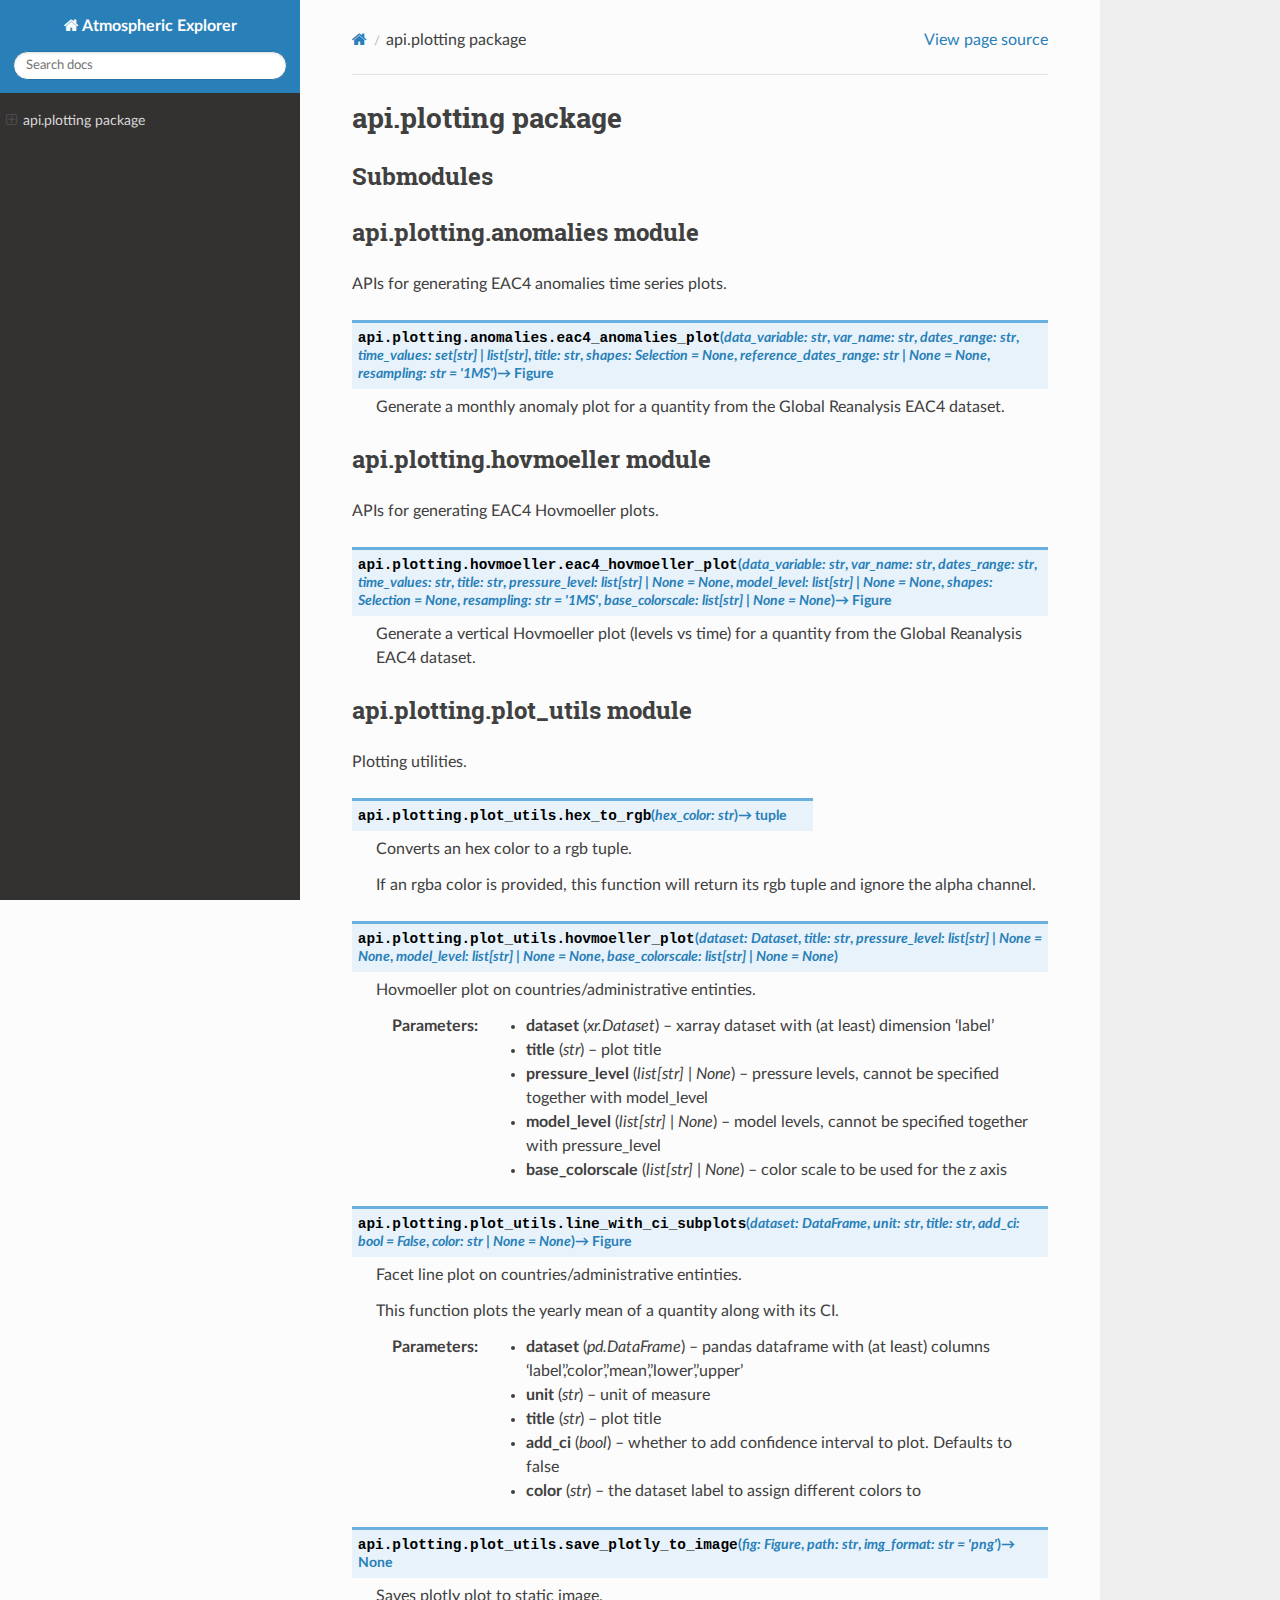
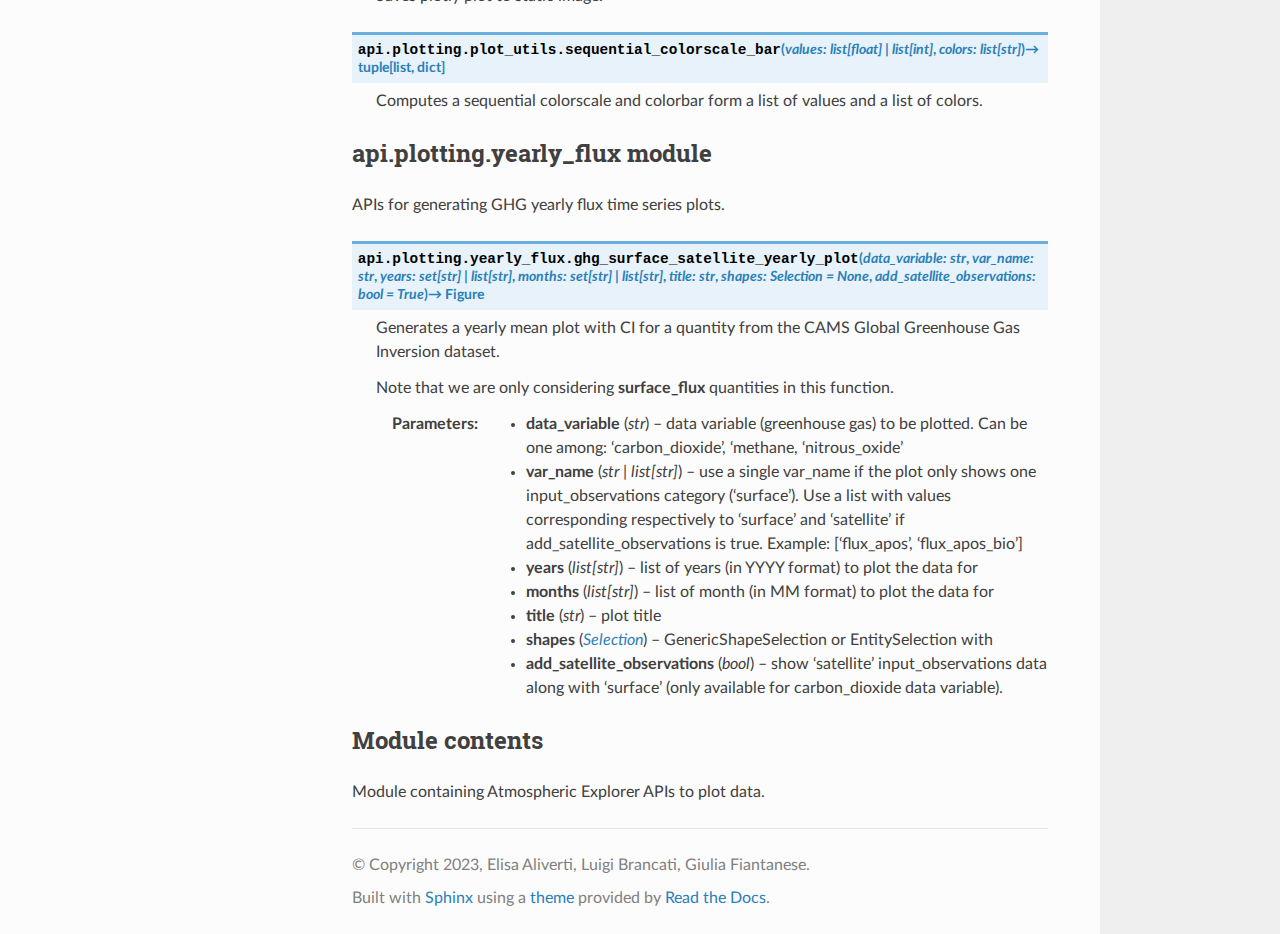
<file: documentation/doc_files/html/api.plotting.html>
<!DOCTYPE html>
<html class="writer-html5" lang="en" >
<head>
  <meta charset="utf-8" /><meta name="generator" content="Docutils 0.18.1: http://docutils.sourceforge.net/" />

  <meta name="viewport" content="width=device-width, initial-scale=1.0" />
  <title>api.plotting package &mdash; Atmospheric Explorer 0.1.0.dev0 documentation</title>
      <link rel="stylesheet" href="_static/pygments.css" type="text/css" />
      <link rel="stylesheet" href="_static/css/theme.css" type="text/css" />
      <link rel="stylesheet" href="_static/custom.css" type="text/css" />
  <!--[if lt IE 9]>
    <script src="_static/js/html5shiv.min.js"></script>
  <![endif]-->
  
        <script src="_static/jquery.js?v=5d32c60e"></script>
        <script src="_static/_sphinx_javascript_frameworks_compat.js?v=2cd50e6c"></script>
        <script src="_static/documentation_options.js?v=965fac30"></script>
        <script src="_static/doctools.js?v=888ff710"></script>
        <script src="_static/sphinx_highlight.js?v=dc90522c"></script>
    <script src="_static/js/theme.js"></script>
    <link rel="index" title="Index" href="genindex.html" />
    <link rel="search" title="Search" href="search.html" /> 
</head>

<body class="wy-body-for-nav"> 
  <div class="wy-grid-for-nav">
    <nav data-toggle="wy-nav-shift" class="wy-nav-side">
      <div class="wy-side-scroll">
        <div class="wy-side-nav-search" >

          
          
          <a href="index.html" class="icon icon-home">
            Atmospheric Explorer
          </a>
<div role="search">
  <form id="rtd-search-form" class="wy-form" action="search.html" method="get">
    <input type="text" name="q" placeholder="Search docs" aria-label="Search docs" />
    <input type="hidden" name="check_keywords" value="yes" />
    <input type="hidden" name="area" value="default" />
  </form>
</div>
        </div><div class="wy-menu wy-menu-vertical" data-spy="affix" role="navigation" aria-label="Navigation menu">
              <!-- Local TOC -->
              <div class="local-toc"><ul>
<li><a class="reference internal" href="#">api.plotting package</a><ul>
<li><a class="reference internal" href="#submodules">Submodules</a></li>
<li><a class="reference internal" href="#module-api.plotting.anomalies">api.plotting.anomalies module</a><ul>
<li><a class="reference internal" href="#api.plotting.anomalies.eac4_anomalies_plot"><code class="docutils literal notranslate"><span class="pre">eac4_anomalies_plot()</span></code></a></li>
</ul>
</li>
<li><a class="reference internal" href="#module-api.plotting.hovmoeller">api.plotting.hovmoeller module</a><ul>
<li><a class="reference internal" href="#api.plotting.hovmoeller.eac4_hovmoeller_plot"><code class="docutils literal notranslate"><span class="pre">eac4_hovmoeller_plot()</span></code></a></li>
</ul>
</li>
<li><a class="reference internal" href="#module-api.plotting.plot_utils">api.plotting.plot_utils module</a><ul>
<li><a class="reference internal" href="#api.plotting.plot_utils.hex_to_rgb"><code class="docutils literal notranslate"><span class="pre">hex_to_rgb()</span></code></a></li>
<li><a class="reference internal" href="#api.plotting.plot_utils.hovmoeller_plot"><code class="docutils literal notranslate"><span class="pre">hovmoeller_plot()</span></code></a></li>
<li><a class="reference internal" href="#api.plotting.plot_utils.line_with_ci_subplots"><code class="docutils literal notranslate"><span class="pre">line_with_ci_subplots()</span></code></a></li>
<li><a class="reference internal" href="#api.plotting.plot_utils.save_plotly_to_image"><code class="docutils literal notranslate"><span class="pre">save_plotly_to_image()</span></code></a></li>
<li><a class="reference internal" href="#api.plotting.plot_utils.sequential_colorscale_bar"><code class="docutils literal notranslate"><span class="pre">sequential_colorscale_bar()</span></code></a></li>
</ul>
</li>
<li><a class="reference internal" href="#module-api.plotting.yearly_flux">api.plotting.yearly_flux module</a><ul>
<li><a class="reference internal" href="#api.plotting.yearly_flux.ghg_surface_satellite_yearly_plot"><code class="docutils literal notranslate"><span class="pre">ghg_surface_satellite_yearly_plot()</span></code></a></li>
</ul>
</li>
<li><a class="reference internal" href="#module-api.plotting">Module contents</a></li>
</ul>
</li>
</ul>
</div>
        </div>
      </div>
    </nav>

    <section data-toggle="wy-nav-shift" class="wy-nav-content-wrap"><nav class="wy-nav-top" aria-label="Mobile navigation menu" >
          <i data-toggle="wy-nav-top" class="fa fa-bars"></i>
          <a href="index.html">Atmospheric Explorer</a>
      </nav>

      <div class="wy-nav-content">
        <div class="rst-content">
          <div role="navigation" aria-label="Page navigation">
  <ul class="wy-breadcrumbs">
      <li><a href="index.html" class="icon icon-home" aria-label="Home"></a></li>
      <li class="breadcrumb-item active">api.plotting package</li>
      <li class="wy-breadcrumbs-aside">
            <a href="_sources/api.plotting.rst.txt" rel="nofollow"> View page source</a>
      </li>
  </ul>
  <hr/>
</div>
          <div role="main" class="document" itemscope="itemscope" itemtype="http://schema.org/Article">
           <div itemprop="articleBody">
             
  <section id="api-plotting-package">
<h1>api.plotting package<a class="headerlink" href="#api-plotting-package" title="Link to this heading"></a></h1>
<section id="submodules">
<h2>Submodules<a class="headerlink" href="#submodules" title="Link to this heading"></a></h2>
</section>
<section id="module-api.plotting.anomalies">
<span id="api-plotting-anomalies-module"></span><h2>api.plotting.anomalies module<a class="headerlink" href="#module-api.plotting.anomalies" title="Link to this heading"></a></h2>
<p>APIs for generating EAC4 anomalies time series plots.</p>
<dl class="py function">
<dt class="sig sig-object py" id="api.plotting.anomalies.eac4_anomalies_plot">
<span class="sig-prename descclassname"><span class="pre">api.plotting.anomalies.</span></span><span class="sig-name descname"><span class="pre">eac4_anomalies_plot</span></span><span class="sig-paren">(</span><em class="sig-param"><span class="n"><span class="pre">data_variable</span></span><span class="p"><span class="pre">:</span></span><span class="w"> </span><span class="n"><span class="pre">str</span></span></em>, <em class="sig-param"><span class="n"><span class="pre">var_name</span></span><span class="p"><span class="pre">:</span></span><span class="w"> </span><span class="n"><span class="pre">str</span></span></em>, <em class="sig-param"><span class="n"><span class="pre">dates_range</span></span><span class="p"><span class="pre">:</span></span><span class="w"> </span><span class="n"><span class="pre">str</span></span></em>, <em class="sig-param"><span class="n"><span class="pre">time_values</span></span><span class="p"><span class="pre">:</span></span><span class="w"> </span><span class="n"><span class="pre">set</span><span class="p"><span class="pre">[</span></span><span class="pre">str</span><span class="p"><span class="pre">]</span></span><span class="w"> </span><span class="p"><span class="pre">|</span></span><span class="w"> </span><span class="pre">list</span><span class="p"><span class="pre">[</span></span><span class="pre">str</span><span class="p"><span class="pre">]</span></span></span></em>, <em class="sig-param"><span class="n"><span class="pre">title</span></span><span class="p"><span class="pre">:</span></span><span class="w"> </span><span class="n"><span class="pre">str</span></span></em>, <em class="sig-param"><span class="n"><span class="pre">shapes</span></span><span class="p"><span class="pre">:</span></span><span class="w"> </span><span class="n"><span class="pre">Selection</span></span><span class="w"> </span><span class="o"><span class="pre">=</span></span><span class="w"> </span><span class="default_value"><span class="pre">None</span></span></em>, <em class="sig-param"><span class="n"><span class="pre">reference_dates_range</span></span><span class="p"><span class="pre">:</span></span><span class="w"> </span><span class="n"><span class="pre">str</span><span class="w"> </span><span class="p"><span class="pre">|</span></span><span class="w"> </span><span class="pre">None</span></span><span class="w"> </span><span class="o"><span class="pre">=</span></span><span class="w"> </span><span class="default_value"><span class="pre">None</span></span></em>, <em class="sig-param"><span class="n"><span class="pre">resampling</span></span><span class="p"><span class="pre">:</span></span><span class="w"> </span><span class="n"><span class="pre">str</span></span><span class="w"> </span><span class="o"><span class="pre">=</span></span><span class="w"> </span><span class="default_value"><span class="pre">'1MS'</span></span></em><span class="sig-paren">)</span> <span class="sig-return"><span class="sig-return-icon">&#x2192;</span> <span class="sig-return-typehint"><span class="pre">Figure</span></span></span><a class="headerlink" href="#api.plotting.anomalies.eac4_anomalies_plot" title="Link to this definition"></a></dt>
<dd><p>Generate a monthly anomaly plot for a quantity from the Global Reanalysis EAC4 dataset.</p>
</dd></dl>

</section>
<section id="module-api.plotting.hovmoeller">
<span id="api-plotting-hovmoeller-module"></span><h2>api.plotting.hovmoeller module<a class="headerlink" href="#module-api.plotting.hovmoeller" title="Link to this heading"></a></h2>
<p>APIs for generating EAC4 Hovmoeller plots.</p>
<dl class="py function">
<dt class="sig sig-object py" id="api.plotting.hovmoeller.eac4_hovmoeller_plot">
<span class="sig-prename descclassname"><span class="pre">api.plotting.hovmoeller.</span></span><span class="sig-name descname"><span class="pre">eac4_hovmoeller_plot</span></span><span class="sig-paren">(</span><em class="sig-param"><span class="n"><span class="pre">data_variable</span></span><span class="p"><span class="pre">:</span></span><span class="w"> </span><span class="n"><span class="pre">str</span></span></em>, <em class="sig-param"><span class="n"><span class="pre">var_name</span></span><span class="p"><span class="pre">:</span></span><span class="w"> </span><span class="n"><span class="pre">str</span></span></em>, <em class="sig-param"><span class="n"><span class="pre">dates_range</span></span><span class="p"><span class="pre">:</span></span><span class="w"> </span><span class="n"><span class="pre">str</span></span></em>, <em class="sig-param"><span class="n"><span class="pre">time_values</span></span><span class="p"><span class="pre">:</span></span><span class="w"> </span><span class="n"><span class="pre">str</span></span></em>, <em class="sig-param"><span class="n"><span class="pre">title</span></span><span class="p"><span class="pre">:</span></span><span class="w"> </span><span class="n"><span class="pre">str</span></span></em>, <em class="sig-param"><span class="n"><span class="pre">pressure_level</span></span><span class="p"><span class="pre">:</span></span><span class="w"> </span><span class="n"><span class="pre">list</span><span class="p"><span class="pre">[</span></span><span class="pre">str</span><span class="p"><span class="pre">]</span></span><span class="w"> </span><span class="p"><span class="pre">|</span></span><span class="w"> </span><span class="pre">None</span></span><span class="w"> </span><span class="o"><span class="pre">=</span></span><span class="w"> </span><span class="default_value"><span class="pre">None</span></span></em>, <em class="sig-param"><span class="n"><span class="pre">model_level</span></span><span class="p"><span class="pre">:</span></span><span class="w"> </span><span class="n"><span class="pre">list</span><span class="p"><span class="pre">[</span></span><span class="pre">str</span><span class="p"><span class="pre">]</span></span><span class="w"> </span><span class="p"><span class="pre">|</span></span><span class="w"> </span><span class="pre">None</span></span><span class="w"> </span><span class="o"><span class="pre">=</span></span><span class="w"> </span><span class="default_value"><span class="pre">None</span></span></em>, <em class="sig-param"><span class="n"><span class="pre">shapes</span></span><span class="p"><span class="pre">:</span></span><span class="w"> </span><span class="n"><span class="pre">Selection</span></span><span class="w"> </span><span class="o"><span class="pre">=</span></span><span class="w"> </span><span class="default_value"><span class="pre">None</span></span></em>, <em class="sig-param"><span class="n"><span class="pre">resampling</span></span><span class="p"><span class="pre">:</span></span><span class="w"> </span><span class="n"><span class="pre">str</span></span><span class="w"> </span><span class="o"><span class="pre">=</span></span><span class="w"> </span><span class="default_value"><span class="pre">'1MS'</span></span></em>, <em class="sig-param"><span class="n"><span class="pre">base_colorscale</span></span><span class="p"><span class="pre">:</span></span><span class="w"> </span><span class="n"><span class="pre">list</span><span class="p"><span class="pre">[</span></span><span class="pre">str</span><span class="p"><span class="pre">]</span></span><span class="w"> </span><span class="p"><span class="pre">|</span></span><span class="w"> </span><span class="pre">None</span></span><span class="w"> </span><span class="o"><span class="pre">=</span></span><span class="w"> </span><span class="default_value"><span class="pre">None</span></span></em><span class="sig-paren">)</span> <span class="sig-return"><span class="sig-return-icon">&#x2192;</span> <span class="sig-return-typehint"><span class="pre">Figure</span></span></span><a class="headerlink" href="#api.plotting.hovmoeller.eac4_hovmoeller_plot" title="Link to this definition"></a></dt>
<dd><p>Generate a vertical Hovmoeller plot (levels vs time) for a quantity from the Global Reanalysis EAC4 dataset.</p>
</dd></dl>

</section>
<section id="module-api.plotting.plot_utils">
<span id="api-plotting-plot-utils-module"></span><h2>api.plotting.plot_utils module<a class="headerlink" href="#module-api.plotting.plot_utils" title="Link to this heading"></a></h2>
<p>Plotting utilities.</p>
<dl class="py function">
<dt class="sig sig-object py" id="api.plotting.plot_utils.hex_to_rgb">
<span class="sig-prename descclassname"><span class="pre">api.plotting.plot_utils.</span></span><span class="sig-name descname"><span class="pre">hex_to_rgb</span></span><span class="sig-paren">(</span><em class="sig-param"><span class="n"><span class="pre">hex_color</span></span><span class="p"><span class="pre">:</span></span><span class="w"> </span><span class="n"><span class="pre">str</span></span></em><span class="sig-paren">)</span> <span class="sig-return"><span class="sig-return-icon">&#x2192;</span> <span class="sig-return-typehint"><span class="pre">tuple</span></span></span><a class="headerlink" href="#api.plotting.plot_utils.hex_to_rgb" title="Link to this definition"></a></dt>
<dd><p>Converts an hex color to a rgb tuple.</p>
<p>If an rgba color is provided, this function will return its rgb tuple and ignore the alpha channel.</p>
</dd></dl>

<dl class="py function">
<dt class="sig sig-object py" id="api.plotting.plot_utils.hovmoeller_plot">
<span class="sig-prename descclassname"><span class="pre">api.plotting.plot_utils.</span></span><span class="sig-name descname"><span class="pre">hovmoeller_plot</span></span><span class="sig-paren">(</span><em class="sig-param"><span class="n"><span class="pre">dataset</span></span><span class="p"><span class="pre">:</span></span><span class="w"> </span><span class="n"><span class="pre">Dataset</span></span></em>, <em class="sig-param"><span class="n"><span class="pre">title</span></span><span class="p"><span class="pre">:</span></span><span class="w"> </span><span class="n"><span class="pre">str</span></span></em>, <em class="sig-param"><span class="n"><span class="pre">pressure_level</span></span><span class="p"><span class="pre">:</span></span><span class="w"> </span><span class="n"><span class="pre">list</span><span class="p"><span class="pre">[</span></span><span class="pre">str</span><span class="p"><span class="pre">]</span></span><span class="w"> </span><span class="p"><span class="pre">|</span></span><span class="w"> </span><span class="pre">None</span></span><span class="w"> </span><span class="o"><span class="pre">=</span></span><span class="w"> </span><span class="default_value"><span class="pre">None</span></span></em>, <em class="sig-param"><span class="n"><span class="pre">model_level</span></span><span class="p"><span class="pre">:</span></span><span class="w"> </span><span class="n"><span class="pre">list</span><span class="p"><span class="pre">[</span></span><span class="pre">str</span><span class="p"><span class="pre">]</span></span><span class="w"> </span><span class="p"><span class="pre">|</span></span><span class="w"> </span><span class="pre">None</span></span><span class="w"> </span><span class="o"><span class="pre">=</span></span><span class="w"> </span><span class="default_value"><span class="pre">None</span></span></em>, <em class="sig-param"><span class="n"><span class="pre">base_colorscale</span></span><span class="p"><span class="pre">:</span></span><span class="w"> </span><span class="n"><span class="pre">list</span><span class="p"><span class="pre">[</span></span><span class="pre">str</span><span class="p"><span class="pre">]</span></span><span class="w"> </span><span class="p"><span class="pre">|</span></span><span class="w"> </span><span class="pre">None</span></span><span class="w"> </span><span class="o"><span class="pre">=</span></span><span class="w"> </span><span class="default_value"><span class="pre">None</span></span></em><span class="sig-paren">)</span><a class="headerlink" href="#api.plotting.plot_utils.hovmoeller_plot" title="Link to this definition"></a></dt>
<dd><p>Hovmoeller plot on countries/administrative entinties.</p>
<dl class="field-list simple">
<dt class="field-odd">Parameters<span class="colon">:</span></dt>
<dd class="field-odd"><ul class="simple">
<li><p><strong>dataset</strong> (<em>xr.Dataset</em>) – xarray dataset with (at least) dimension ‘label’</p></li>
<li><p><strong>title</strong> (<em>str</em>) – plot title</p></li>
<li><p><strong>pressure_level</strong> (<em>list</em><em>[</em><em>str</em><em>] </em><em>| </em><em>None</em>) – pressure levels, cannot be specified together with model_level</p></li>
<li><p><strong>model_level</strong> (<em>list</em><em>[</em><em>str</em><em>] </em><em>| </em><em>None</em>) – model levels, cannot be specified together with pressure_level</p></li>
<li><p><strong>base_colorscale</strong> (<em>list</em><em>[</em><em>str</em><em>] </em><em>| </em><em>None</em>) – color scale to be used for the z axis</p></li>
</ul>
</dd>
</dl>
</dd></dl>

<dl class="py function">
<dt class="sig sig-object py" id="api.plotting.plot_utils.line_with_ci_subplots">
<span class="sig-prename descclassname"><span class="pre">api.plotting.plot_utils.</span></span><span class="sig-name descname"><span class="pre">line_with_ci_subplots</span></span><span class="sig-paren">(</span><em class="sig-param"><span class="n"><span class="pre">dataset</span></span><span class="p"><span class="pre">:</span></span><span class="w"> </span><span class="n"><span class="pre">DataFrame</span></span></em>, <em class="sig-param"><span class="n"><span class="pre">unit</span></span><span class="p"><span class="pre">:</span></span><span class="w"> </span><span class="n"><span class="pre">str</span></span></em>, <em class="sig-param"><span class="n"><span class="pre">title</span></span><span class="p"><span class="pre">:</span></span><span class="w"> </span><span class="n"><span class="pre">str</span></span></em>, <em class="sig-param"><span class="n"><span class="pre">add_ci</span></span><span class="p"><span class="pre">:</span></span><span class="w"> </span><span class="n"><span class="pre">bool</span></span><span class="w"> </span><span class="o"><span class="pre">=</span></span><span class="w"> </span><span class="default_value"><span class="pre">False</span></span></em>, <em class="sig-param"><span class="n"><span class="pre">color</span></span><span class="p"><span class="pre">:</span></span><span class="w"> </span><span class="n"><span class="pre">str</span><span class="w"> </span><span class="p"><span class="pre">|</span></span><span class="w"> </span><span class="pre">None</span></span><span class="w"> </span><span class="o"><span class="pre">=</span></span><span class="w"> </span><span class="default_value"><span class="pre">None</span></span></em><span class="sig-paren">)</span> <span class="sig-return"><span class="sig-return-icon">&#x2192;</span> <span class="sig-return-typehint"><span class="pre">Figure</span></span></span><a class="headerlink" href="#api.plotting.plot_utils.line_with_ci_subplots" title="Link to this definition"></a></dt>
<dd><p>Facet line plot on countries/administrative entinties.</p>
<p>This function plots the yearly mean of a quantity along with its CI.</p>
<dl class="field-list simple">
<dt class="field-odd">Parameters<span class="colon">:</span></dt>
<dd class="field-odd"><ul class="simple">
<li><p><strong>dataset</strong> (<em>pd.DataFrame</em>) – pandas dataframe with (at least) columns
‘label’,’color’,’mean’,’lower’,’upper’</p></li>
<li><p><strong>unit</strong> (<em>str</em>) – unit of measure</p></li>
<li><p><strong>title</strong> (<em>str</em>) – plot title</p></li>
<li><p><strong>add_ci</strong> (<em>bool</em>) – whether to add confidence interval to plot.
Defaults to false</p></li>
<li><p><strong>color</strong> (<em>str</em>) – the dataset label to assign different colors to</p></li>
</ul>
</dd>
</dl>
</dd></dl>

<dl class="py function">
<dt class="sig sig-object py" id="api.plotting.plot_utils.save_plotly_to_image">
<span class="sig-prename descclassname"><span class="pre">api.plotting.plot_utils.</span></span><span class="sig-name descname"><span class="pre">save_plotly_to_image</span></span><span class="sig-paren">(</span><em class="sig-param"><span class="n"><span class="pre">fig</span></span><span class="p"><span class="pre">:</span></span><span class="w"> </span><span class="n"><span class="pre">Figure</span></span></em>, <em class="sig-param"><span class="n"><span class="pre">path</span></span><span class="p"><span class="pre">:</span></span><span class="w"> </span><span class="n"><span class="pre">str</span></span></em>, <em class="sig-param"><span class="n"><span class="pre">img_format</span></span><span class="p"><span class="pre">:</span></span><span class="w"> </span><span class="n"><span class="pre">str</span></span><span class="w"> </span><span class="o"><span class="pre">=</span></span><span class="w"> </span><span class="default_value"><span class="pre">'png'</span></span></em><span class="sig-paren">)</span> <span class="sig-return"><span class="sig-return-icon">&#x2192;</span> <span class="sig-return-typehint"><span class="pre">None</span></span></span><a class="headerlink" href="#api.plotting.plot_utils.save_plotly_to_image" title="Link to this definition"></a></dt>
<dd><p>Saves plotly plot to static image.</p>
</dd></dl>

<dl class="py function">
<dt class="sig sig-object py" id="api.plotting.plot_utils.sequential_colorscale_bar">
<span class="sig-prename descclassname"><span class="pre">api.plotting.plot_utils.</span></span><span class="sig-name descname"><span class="pre">sequential_colorscale_bar</span></span><span class="sig-paren">(</span><em class="sig-param"><span class="n"><span class="pre">values</span></span><span class="p"><span class="pre">:</span></span><span class="w"> </span><span class="n"><span class="pre">list</span><span class="p"><span class="pre">[</span></span><span class="pre">float</span><span class="p"><span class="pre">]</span></span><span class="w"> </span><span class="p"><span class="pre">|</span></span><span class="w"> </span><span class="pre">list</span><span class="p"><span class="pre">[</span></span><span class="pre">int</span><span class="p"><span class="pre">]</span></span></span></em>, <em class="sig-param"><span class="n"><span class="pre">colors</span></span><span class="p"><span class="pre">:</span></span><span class="w"> </span><span class="n"><span class="pre">list</span><span class="p"><span class="pre">[</span></span><span class="pre">str</span><span class="p"><span class="pre">]</span></span></span></em><span class="sig-paren">)</span> <span class="sig-return"><span class="sig-return-icon">&#x2192;</span> <span class="sig-return-typehint"><span class="pre">tuple</span><span class="p"><span class="pre">[</span></span><span class="pre">list</span><span class="p"><span class="pre">,</span></span><span class="w"> </span><span class="pre">dict</span><span class="p"><span class="pre">]</span></span></span></span><a class="headerlink" href="#api.plotting.plot_utils.sequential_colorscale_bar" title="Link to this definition"></a></dt>
<dd><p>Computes a sequential colorscale and colorbar form a list of values and a list of colors.</p>
</dd></dl>

</section>
<section id="module-api.plotting.yearly_flux">
<span id="api-plotting-yearly-flux-module"></span><h2>api.plotting.yearly_flux module<a class="headerlink" href="#module-api.plotting.yearly_flux" title="Link to this heading"></a></h2>
<p>APIs for generating GHG yearly flux time series plots.</p>
<dl class="py function">
<dt class="sig sig-object py" id="api.plotting.yearly_flux.ghg_surface_satellite_yearly_plot">
<span class="sig-prename descclassname"><span class="pre">api.plotting.yearly_flux.</span></span><span class="sig-name descname"><span class="pre">ghg_surface_satellite_yearly_plot</span></span><span class="sig-paren">(</span><em class="sig-param"><span class="n"><span class="pre">data_variable</span></span><span class="p"><span class="pre">:</span></span><span class="w"> </span><span class="n"><span class="pre">str</span></span></em>, <em class="sig-param"><span class="n"><span class="pre">var_name</span></span><span class="p"><span class="pre">:</span></span><span class="w"> </span><span class="n"><span class="pre">str</span></span></em>, <em class="sig-param"><span class="n"><span class="pre">years</span></span><span class="p"><span class="pre">:</span></span><span class="w"> </span><span class="n"><span class="pre">set</span><span class="p"><span class="pre">[</span></span><span class="pre">str</span><span class="p"><span class="pre">]</span></span><span class="w"> </span><span class="p"><span class="pre">|</span></span><span class="w"> </span><span class="pre">list</span><span class="p"><span class="pre">[</span></span><span class="pre">str</span><span class="p"><span class="pre">]</span></span></span></em>, <em class="sig-param"><span class="n"><span class="pre">months</span></span><span class="p"><span class="pre">:</span></span><span class="w"> </span><span class="n"><span class="pre">set</span><span class="p"><span class="pre">[</span></span><span class="pre">str</span><span class="p"><span class="pre">]</span></span><span class="w"> </span><span class="p"><span class="pre">|</span></span><span class="w"> </span><span class="pre">list</span><span class="p"><span class="pre">[</span></span><span class="pre">str</span><span class="p"><span class="pre">]</span></span></span></em>, <em class="sig-param"><span class="n"><span class="pre">title</span></span><span class="p"><span class="pre">:</span></span><span class="w"> </span><span class="n"><span class="pre">str</span></span></em>, <em class="sig-param"><span class="n"><span class="pre">shapes</span></span><span class="p"><span class="pre">:</span></span><span class="w"> </span><span class="n"><span class="pre">Selection</span></span><span class="w"> </span><span class="o"><span class="pre">=</span></span><span class="w"> </span><span class="default_value"><span class="pre">None</span></span></em>, <em class="sig-param"><span class="n"><span class="pre">add_satellite_observations</span></span><span class="p"><span class="pre">:</span></span><span class="w"> </span><span class="n"><span class="pre">bool</span></span><span class="w"> </span><span class="o"><span class="pre">=</span></span><span class="w"> </span><span class="default_value"><span class="pre">True</span></span></em><span class="sig-paren">)</span> <span class="sig-return"><span class="sig-return-icon">&#x2192;</span> <span class="sig-return-typehint"><span class="pre">Figure</span></span></span><a class="headerlink" href="#api.plotting.yearly_flux.ghg_surface_satellite_yearly_plot" title="Link to this definition"></a></dt>
<dd><p>Generates a yearly mean plot with CI for a quantity from the CAMS Global Greenhouse Gas Inversion dataset.</p>
<p>Note that we are only considering <strong>surface_flux</strong> quantities in this function.</p>
<dl class="field-list simple">
<dt class="field-odd">Parameters<span class="colon">:</span></dt>
<dd class="field-odd"><ul class="simple">
<li><p><strong>data_variable</strong> (<em>str</em>) – data variable (greenhouse gas) to be plotted.
Can be one among: ‘carbon_dioxide’, ‘methane, ‘nitrous_oxide’</p></li>
<li><p><strong>var_name</strong> (<em>str</em><em> | </em><em>list</em><em>[</em><em>str</em><em>]</em>) – use a single var_name if the plot only
shows one input_observations category (‘surface’).
Use a list with values corresponding respectively to ‘surface’
and ‘satellite’ if add_satellite_observations is true.
Example: [‘flux_apos’, ‘flux_apos_bio’]</p></li>
<li><p><strong>years</strong> (<em>list</em><em>[</em><em>str</em><em>]</em>) – list of years (in YYYY format) to plot the data for</p></li>
<li><p><strong>months</strong> (<em>list</em><em>[</em><em>str</em><em>]</em>) – list of month (in MM format) to plot the data for</p></li>
<li><p><strong>title</strong> (<em>str</em>) – plot title</p></li>
<li><p><strong>shapes</strong> (<a class="reference internal" href="api.shape_selection.html#api.shape_selection.shape_selection.Selection" title="api.shape_selection.shape_selection.Selection"><em>Selection</em></a>) – GenericShapeSelection or EntitySelection with</p></li>
<li><p><strong>add_satellite_observations</strong> (<em>bool</em>) – show ‘satellite’ input_observations
data along with ‘surface’ (only available for carbon_dioxide data
variable).</p></li>
</ul>
</dd>
</dl>
</dd></dl>

</section>
<section id="module-api.plotting">
<span id="module-contents"></span><h2>Module contents<a class="headerlink" href="#module-api.plotting" title="Link to this heading"></a></h2>
<p>Module containing Atmospheric Explorer APIs to plot data.</p>
</section>
</section>


           </div>
          </div>
          <footer>

  <hr/>

  <div role="contentinfo">
    <p>&#169; Copyright 2023, Elisa Aliverti, Luigi Brancati, Giulia Fiantanese.</p>
  </div>

  Built with <a href="https://www.sphinx-doc.org/">Sphinx</a> using a
    <a href="https://github.com/readthedocs/sphinx_rtd_theme">theme</a>
    provided by <a href="https://readthedocs.org">Read the Docs</a>.
   

</footer>
        </div>
      </div>
    </section>
  </div>
  <script>
      jQuery(function () {
          SphinxRtdTheme.Navigation.enable(true);
      });
  </script> 

</body>
</html>
</file>
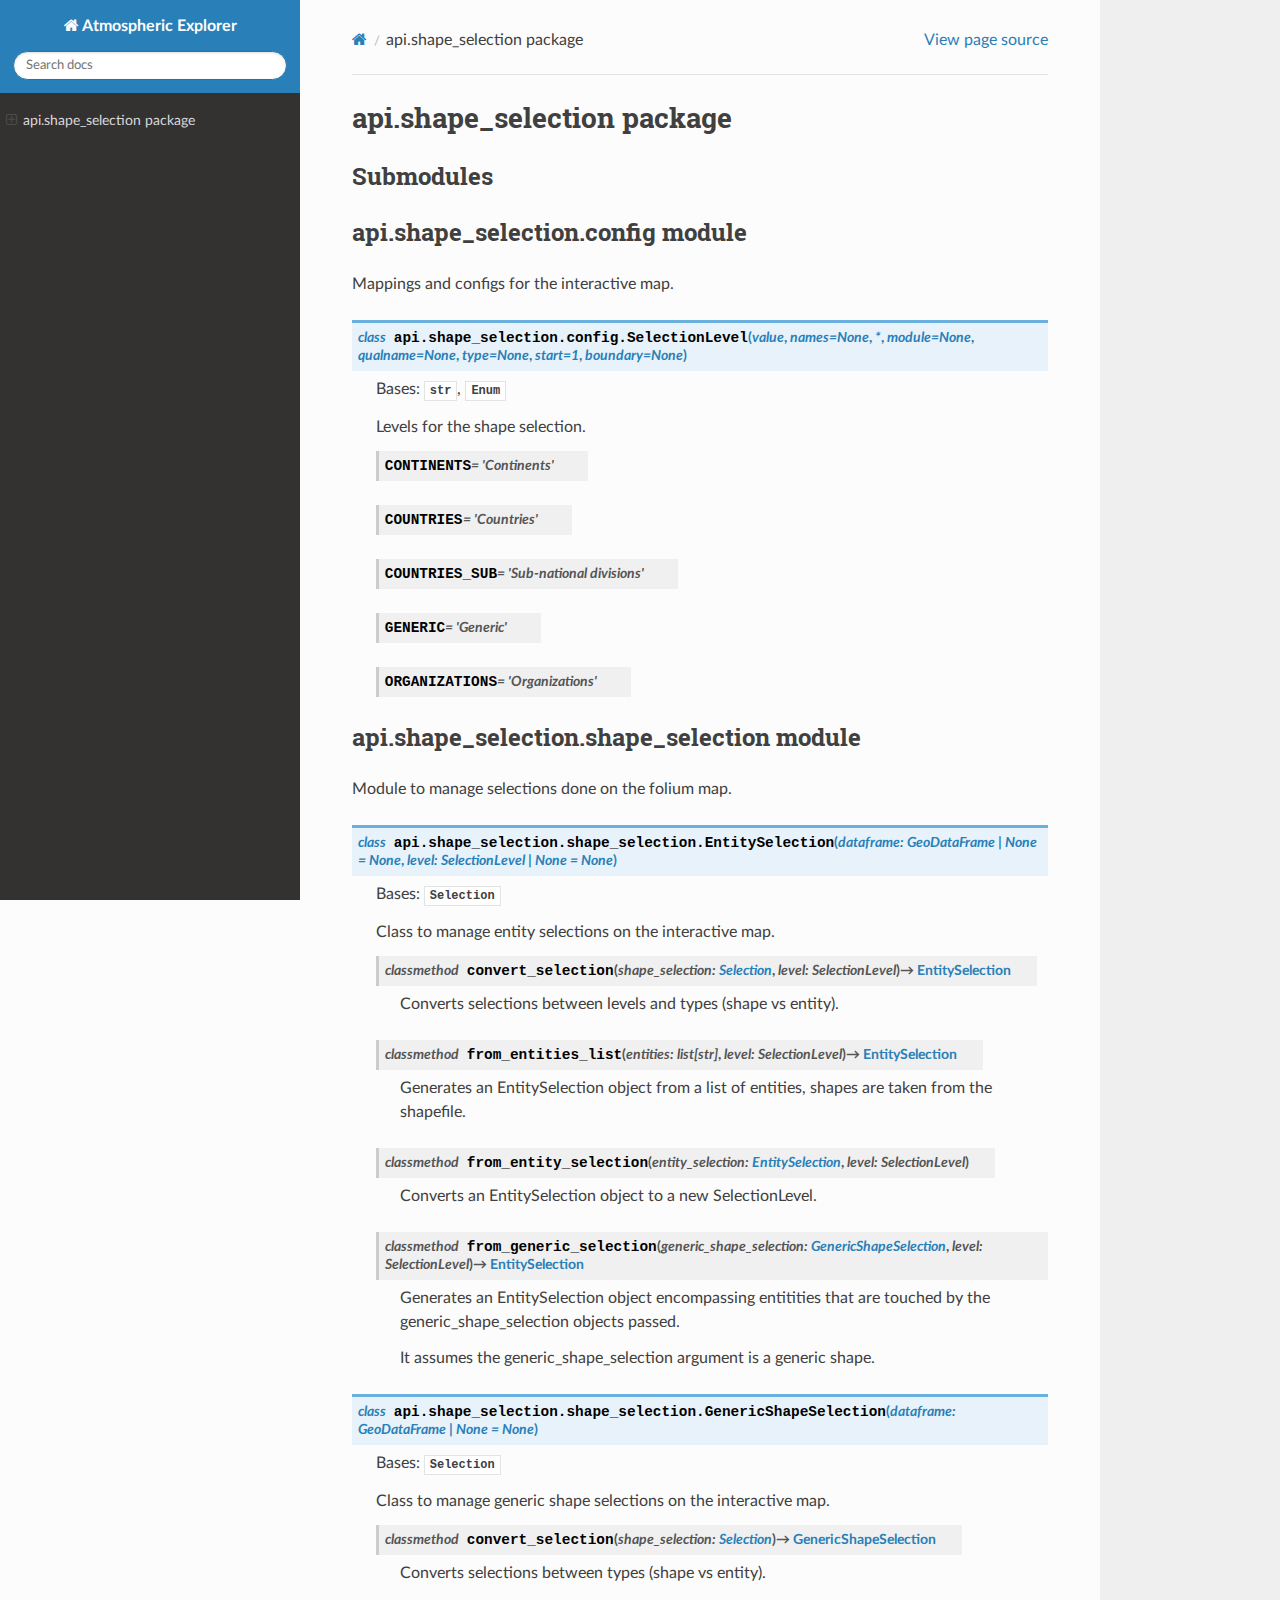
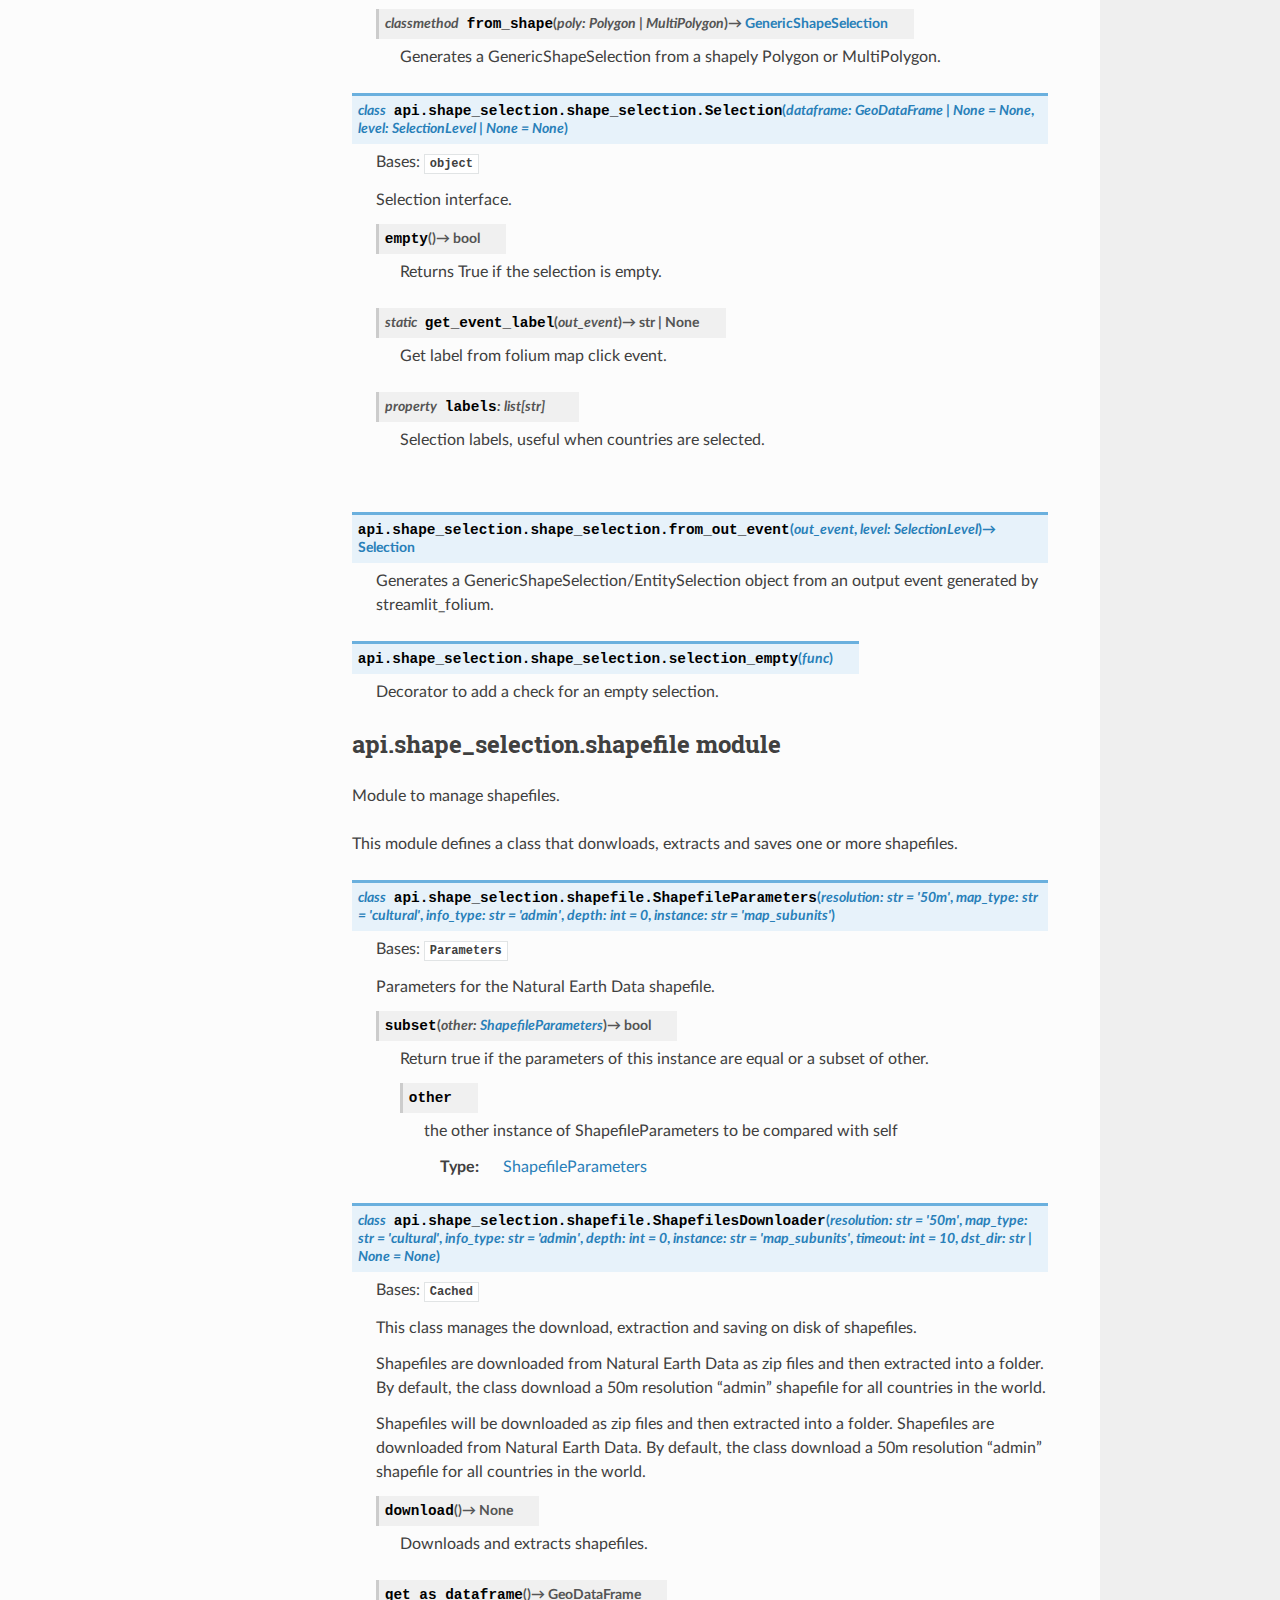
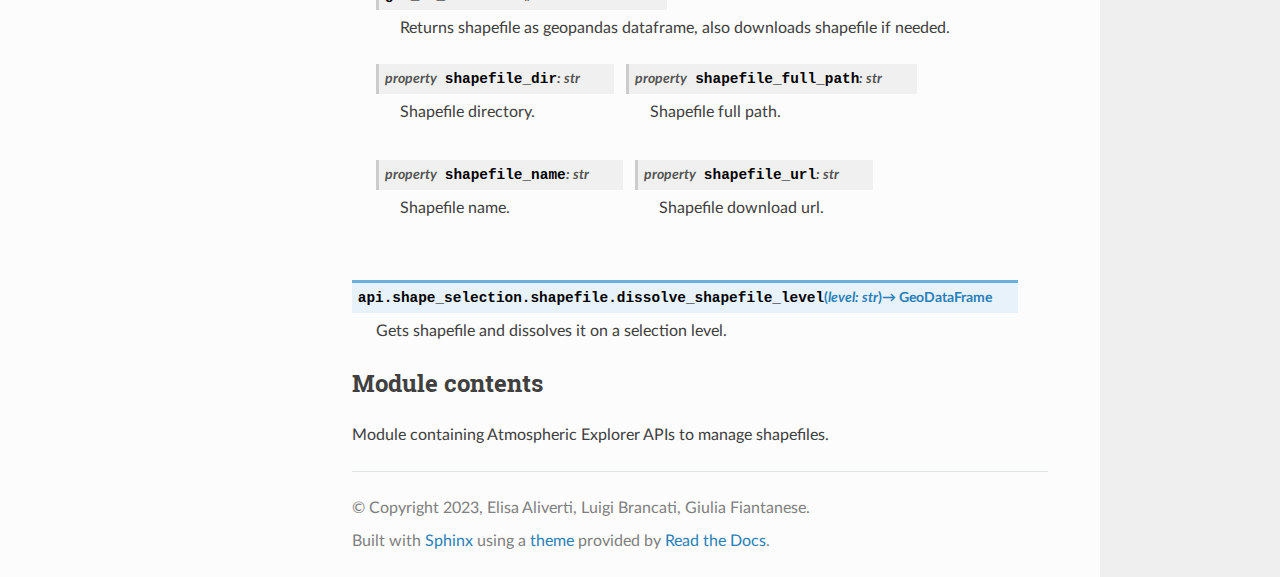
<file: documentation/doc_files/html/api.shape_selection.html>
<!DOCTYPE html>
<html class="writer-html5" lang="en" >
<head>
  <meta charset="utf-8" /><meta name="generator" content="Docutils 0.18.1: http://docutils.sourceforge.net/" />

  <meta name="viewport" content="width=device-width, initial-scale=1.0" />
  <title>api.shape_selection package &mdash; Atmospheric Explorer 0.1.0.dev0 documentation</title>
      <link rel="stylesheet" href="_static/pygments.css" type="text/css" />
      <link rel="stylesheet" href="_static/css/theme.css" type="text/css" />
      <link rel="stylesheet" href="_static/custom.css" type="text/css" />
  <!--[if lt IE 9]>
    <script src="_static/js/html5shiv.min.js"></script>
  <![endif]-->
  
        <script src="_static/jquery.js?v=5d32c60e"></script>
        <script src="_static/_sphinx_javascript_frameworks_compat.js?v=2cd50e6c"></script>
        <script src="_static/documentation_options.js?v=965fac30"></script>
        <script src="_static/doctools.js?v=888ff710"></script>
        <script src="_static/sphinx_highlight.js?v=dc90522c"></script>
    <script src="_static/js/theme.js"></script>
    <link rel="index" title="Index" href="genindex.html" />
    <link rel="search" title="Search" href="search.html" /> 
</head>

<body class="wy-body-for-nav"> 
  <div class="wy-grid-for-nav">
    <nav data-toggle="wy-nav-shift" class="wy-nav-side">
      <div class="wy-side-scroll">
        <div class="wy-side-nav-search" >

          
          
          <a href="index.html" class="icon icon-home">
            Atmospheric Explorer
          </a>
<div role="search">
  <form id="rtd-search-form" class="wy-form" action="search.html" method="get">
    <input type="text" name="q" placeholder="Search docs" aria-label="Search docs" />
    <input type="hidden" name="check_keywords" value="yes" />
    <input type="hidden" name="area" value="default" />
  </form>
</div>
        </div><div class="wy-menu wy-menu-vertical" data-spy="affix" role="navigation" aria-label="Navigation menu">
              <!-- Local TOC -->
              <div class="local-toc"><ul>
<li><a class="reference internal" href="#">api.shape_selection package</a><ul>
<li><a class="reference internal" href="#submodules">Submodules</a></li>
<li><a class="reference internal" href="#module-api.shape_selection.config">api.shape_selection.config module</a><ul>
<li><a class="reference internal" href="#api.shape_selection.config.SelectionLevel"><code class="docutils literal notranslate"><span class="pre">SelectionLevel</span></code></a><ul>
<li><a class="reference internal" href="#api.shape_selection.config.SelectionLevel.CONTINENTS"><code class="docutils literal notranslate"><span class="pre">SelectionLevel.CONTINENTS</span></code></a></li>
<li><a class="reference internal" href="#api.shape_selection.config.SelectionLevel.COUNTRIES"><code class="docutils literal notranslate"><span class="pre">SelectionLevel.COUNTRIES</span></code></a></li>
<li><a class="reference internal" href="#api.shape_selection.config.SelectionLevel.COUNTRIES_SUB"><code class="docutils literal notranslate"><span class="pre">SelectionLevel.COUNTRIES_SUB</span></code></a></li>
<li><a class="reference internal" href="#api.shape_selection.config.SelectionLevel.GENERIC"><code class="docutils literal notranslate"><span class="pre">SelectionLevel.GENERIC</span></code></a></li>
<li><a class="reference internal" href="#api.shape_selection.config.SelectionLevel.ORGANIZATIONS"><code class="docutils literal notranslate"><span class="pre">SelectionLevel.ORGANIZATIONS</span></code></a></li>
</ul>
</li>
</ul>
</li>
<li><a class="reference internal" href="#module-api.shape_selection.shape_selection">api.shape_selection.shape_selection module</a><ul>
<li><a class="reference internal" href="#api.shape_selection.shape_selection.EntitySelection"><code class="docutils literal notranslate"><span class="pre">EntitySelection</span></code></a><ul>
<li><a class="reference internal" href="#api.shape_selection.shape_selection.EntitySelection.convert_selection"><code class="docutils literal notranslate"><span class="pre">EntitySelection.convert_selection()</span></code></a></li>
<li><a class="reference internal" href="#api.shape_selection.shape_selection.EntitySelection.from_entities_list"><code class="docutils literal notranslate"><span class="pre">EntitySelection.from_entities_list()</span></code></a></li>
<li><a class="reference internal" href="#api.shape_selection.shape_selection.EntitySelection.from_entity_selection"><code class="docutils literal notranslate"><span class="pre">EntitySelection.from_entity_selection()</span></code></a></li>
<li><a class="reference internal" href="#api.shape_selection.shape_selection.EntitySelection.from_generic_selection"><code class="docutils literal notranslate"><span class="pre">EntitySelection.from_generic_selection()</span></code></a></li>
</ul>
</li>
<li><a class="reference internal" href="#api.shape_selection.shape_selection.GenericShapeSelection"><code class="docutils literal notranslate"><span class="pre">GenericShapeSelection</span></code></a><ul>
<li><a class="reference internal" href="#api.shape_selection.shape_selection.GenericShapeSelection.convert_selection"><code class="docutils literal notranslate"><span class="pre">GenericShapeSelection.convert_selection()</span></code></a></li>
<li><a class="reference internal" href="#api.shape_selection.shape_selection.GenericShapeSelection.from_shape"><code class="docutils literal notranslate"><span class="pre">GenericShapeSelection.from_shape()</span></code></a></li>
</ul>
</li>
<li><a class="reference internal" href="#api.shape_selection.shape_selection.Selection"><code class="docutils literal notranslate"><span class="pre">Selection</span></code></a><ul>
<li><a class="reference internal" href="#api.shape_selection.shape_selection.Selection.empty"><code class="docutils literal notranslate"><span class="pre">Selection.empty()</span></code></a></li>
<li><a class="reference internal" href="#api.shape_selection.shape_selection.Selection.get_event_label"><code class="docutils literal notranslate"><span class="pre">Selection.get_event_label()</span></code></a></li>
<li><a class="reference internal" href="#api.shape_selection.shape_selection.Selection.labels"><code class="docutils literal notranslate"><span class="pre">Selection.labels</span></code></a></li>
</ul>
</li>
<li><a class="reference internal" href="#api.shape_selection.shape_selection.from_out_event"><code class="docutils literal notranslate"><span class="pre">from_out_event()</span></code></a></li>
<li><a class="reference internal" href="#api.shape_selection.shape_selection.selection_empty"><code class="docutils literal notranslate"><span class="pre">selection_empty()</span></code></a></li>
</ul>
</li>
<li><a class="reference internal" href="#module-api.shape_selection.shapefile">api.shape_selection.shapefile module</a><ul>
<li><a class="reference internal" href="#api.shape_selection.shapefile.ShapefileParameters"><code class="docutils literal notranslate"><span class="pre">ShapefileParameters</span></code></a><ul>
<li><a class="reference internal" href="#api.shape_selection.shapefile.ShapefileParameters.subset"><code class="docutils literal notranslate"><span class="pre">ShapefileParameters.subset()</span></code></a></li>
<li><a class="reference internal" href="#api.shape_selection.shapefile.ShapefileParameters.other"><code class="docutils literal notranslate"><span class="pre">ShapefileParameters.other</span></code></a></li>
</ul>
</li>
<li><a class="reference internal" href="#api.shape_selection.shapefile.ShapefilesDownloader"><code class="docutils literal notranslate"><span class="pre">ShapefilesDownloader</span></code></a><ul>
<li><a class="reference internal" href="#api.shape_selection.shapefile.ShapefilesDownloader.download"><code class="docutils literal notranslate"><span class="pre">ShapefilesDownloader.download()</span></code></a></li>
<li><a class="reference internal" href="#api.shape_selection.shapefile.ShapefilesDownloader.get_as_dataframe"><code class="docutils literal notranslate"><span class="pre">ShapefilesDownloader.get_as_dataframe()</span></code></a></li>
<li><a class="reference internal" href="#api.shape_selection.shapefile.ShapefilesDownloader.shapefile_dir"><code class="docutils literal notranslate"><span class="pre">ShapefilesDownloader.shapefile_dir</span></code></a></li>
<li><a class="reference internal" href="#api.shape_selection.shapefile.ShapefilesDownloader.shapefile_full_path"><code class="docutils literal notranslate"><span class="pre">ShapefilesDownloader.shapefile_full_path</span></code></a></li>
<li><a class="reference internal" href="#api.shape_selection.shapefile.ShapefilesDownloader.shapefile_name"><code class="docutils literal notranslate"><span class="pre">ShapefilesDownloader.shapefile_name</span></code></a></li>
<li><a class="reference internal" href="#api.shape_selection.shapefile.ShapefilesDownloader.shapefile_url"><code class="docutils literal notranslate"><span class="pre">ShapefilesDownloader.shapefile_url</span></code></a></li>
</ul>
</li>
<li><a class="reference internal" href="#api.shape_selection.shapefile.dissolve_shapefile_level"><code class="docutils literal notranslate"><span class="pre">dissolve_shapefile_level()</span></code></a></li>
</ul>
</li>
<li><a class="reference internal" href="#module-api.shape_selection">Module contents</a></li>
</ul>
</li>
</ul>
</div>
        </div>
      </div>
    </nav>

    <section data-toggle="wy-nav-shift" class="wy-nav-content-wrap"><nav class="wy-nav-top" aria-label="Mobile navigation menu" >
          <i data-toggle="wy-nav-top" class="fa fa-bars"></i>
          <a href="index.html">Atmospheric Explorer</a>
      </nav>

      <div class="wy-nav-content">
        <div class="rst-content">
          <div role="navigation" aria-label="Page navigation">
  <ul class="wy-breadcrumbs">
      <li><a href="index.html" class="icon icon-home" aria-label="Home"></a></li>
      <li class="breadcrumb-item active">api.shape_selection package</li>
      <li class="wy-breadcrumbs-aside">
            <a href="_sources/api.shape_selection.rst.txt" rel="nofollow"> View page source</a>
      </li>
  </ul>
  <hr/>
</div>
          <div role="main" class="document" itemscope="itemscope" itemtype="http://schema.org/Article">
           <div itemprop="articleBody">
             
  <section id="api-shape-selection-package">
<h1>api.shape_selection package<a class="headerlink" href="#api-shape-selection-package" title="Link to this heading"></a></h1>
<section id="submodules">
<h2>Submodules<a class="headerlink" href="#submodules" title="Link to this heading"></a></h2>
</section>
<section id="module-api.shape_selection.config">
<span id="api-shape-selection-config-module"></span><h2>api.shape_selection.config module<a class="headerlink" href="#module-api.shape_selection.config" title="Link to this heading"></a></h2>
<p>Mappings and configs for the interactive map.</p>
<dl class="py class">
<dt class="sig sig-object py" id="api.shape_selection.config.SelectionLevel">
<em class="property"><span class="pre">class</span><span class="w"> </span></em><span class="sig-prename descclassname"><span class="pre">api.shape_selection.config.</span></span><span class="sig-name descname"><span class="pre">SelectionLevel</span></span><span class="sig-paren">(</span><em class="sig-param"><span class="n"><span class="pre">value</span></span></em>, <em class="sig-param"><span class="n"><span class="pre">names</span></span><span class="o"><span class="pre">=</span></span><span class="default_value"><span class="pre">None</span></span></em>, <em class="sig-param"><span class="o"><span class="pre">*</span></span></em>, <em class="sig-param"><span class="n"><span class="pre">module</span></span><span class="o"><span class="pre">=</span></span><span class="default_value"><span class="pre">None</span></span></em>, <em class="sig-param"><span class="n"><span class="pre">qualname</span></span><span class="o"><span class="pre">=</span></span><span class="default_value"><span class="pre">None</span></span></em>, <em class="sig-param"><span class="n"><span class="pre">type</span></span><span class="o"><span class="pre">=</span></span><span class="default_value"><span class="pre">None</span></span></em>, <em class="sig-param"><span class="n"><span class="pre">start</span></span><span class="o"><span class="pre">=</span></span><span class="default_value"><span class="pre">1</span></span></em>, <em class="sig-param"><span class="n"><span class="pre">boundary</span></span><span class="o"><span class="pre">=</span></span><span class="default_value"><span class="pre">None</span></span></em><span class="sig-paren">)</span><a class="headerlink" href="#api.shape_selection.config.SelectionLevel" title="Link to this definition"></a></dt>
<dd><p>Bases: <code class="xref py py-class docutils literal notranslate"><span class="pre">str</span></code>, <code class="xref py py-class docutils literal notranslate"><span class="pre">Enum</span></code></p>
<p>Levels for the shape selection.</p>
<dl class="py attribute">
<dt class="sig sig-object py" id="api.shape_selection.config.SelectionLevel.CONTINENTS">
<span class="sig-name descname"><span class="pre">CONTINENTS</span></span><em class="property"><span class="w"> </span><span class="p"><span class="pre">=</span></span><span class="w"> </span><span class="pre">'Continents'</span></em><a class="headerlink" href="#api.shape_selection.config.SelectionLevel.CONTINENTS" title="Link to this definition"></a></dt>
<dd></dd></dl>

<dl class="py attribute">
<dt class="sig sig-object py" id="api.shape_selection.config.SelectionLevel.COUNTRIES">
<span class="sig-name descname"><span class="pre">COUNTRIES</span></span><em class="property"><span class="w"> </span><span class="p"><span class="pre">=</span></span><span class="w"> </span><span class="pre">'Countries'</span></em><a class="headerlink" href="#api.shape_selection.config.SelectionLevel.COUNTRIES" title="Link to this definition"></a></dt>
<dd></dd></dl>

<dl class="py attribute">
<dt class="sig sig-object py" id="api.shape_selection.config.SelectionLevel.COUNTRIES_SUB">
<span class="sig-name descname"><span class="pre">COUNTRIES_SUB</span></span><em class="property"><span class="w"> </span><span class="p"><span class="pre">=</span></span><span class="w"> </span><span class="pre">'Sub-national</span> <span class="pre">divisions'</span></em><a class="headerlink" href="#api.shape_selection.config.SelectionLevel.COUNTRIES_SUB" title="Link to this definition"></a></dt>
<dd></dd></dl>

<dl class="py attribute">
<dt class="sig sig-object py" id="api.shape_selection.config.SelectionLevel.GENERIC">
<span class="sig-name descname"><span class="pre">GENERIC</span></span><em class="property"><span class="w"> </span><span class="p"><span class="pre">=</span></span><span class="w"> </span><span class="pre">'Generic'</span></em><a class="headerlink" href="#api.shape_selection.config.SelectionLevel.GENERIC" title="Link to this definition"></a></dt>
<dd></dd></dl>

<dl class="py attribute">
<dt class="sig sig-object py" id="api.shape_selection.config.SelectionLevel.ORGANIZATIONS">
<span class="sig-name descname"><span class="pre">ORGANIZATIONS</span></span><em class="property"><span class="w"> </span><span class="p"><span class="pre">=</span></span><span class="w"> </span><span class="pre">'Organizations'</span></em><a class="headerlink" href="#api.shape_selection.config.SelectionLevel.ORGANIZATIONS" title="Link to this definition"></a></dt>
<dd></dd></dl>

</dd></dl>

</section>
<section id="module-api.shape_selection.shape_selection">
<span id="api-shape-selection-shape-selection-module"></span><h2>api.shape_selection.shape_selection module<a class="headerlink" href="#module-api.shape_selection.shape_selection" title="Link to this heading"></a></h2>
<p>Module to manage selections done on the folium map.</p>
<dl class="py class">
<dt class="sig sig-object py" id="api.shape_selection.shape_selection.EntitySelection">
<em class="property"><span class="pre">class</span><span class="w"> </span></em><span class="sig-prename descclassname"><span class="pre">api.shape_selection.shape_selection.</span></span><span class="sig-name descname"><span class="pre">EntitySelection</span></span><span class="sig-paren">(</span><em class="sig-param"><span class="n"><span class="pre">dataframe</span></span><span class="p"><span class="pre">:</span></span><span class="w"> </span><span class="n"><span class="pre">GeoDataFrame</span><span class="w"> </span><span class="p"><span class="pre">|</span></span><span class="w"> </span><span class="pre">None</span></span><span class="w"> </span><span class="o"><span class="pre">=</span></span><span class="w"> </span><span class="default_value"><span class="pre">None</span></span></em>, <em class="sig-param"><span class="n"><span class="pre">level</span></span><span class="p"><span class="pre">:</span></span><span class="w"> </span><span class="n"><span class="pre">SelectionLevel</span><span class="w"> </span><span class="p"><span class="pre">|</span></span><span class="w"> </span><span class="pre">None</span></span><span class="w"> </span><span class="o"><span class="pre">=</span></span><span class="w"> </span><span class="default_value"><span class="pre">None</span></span></em><span class="sig-paren">)</span><a class="headerlink" href="#api.shape_selection.shape_selection.EntitySelection" title="Link to this definition"></a></dt>
<dd><p>Bases: <a class="reference internal" href="#api.shape_selection.shape_selection.Selection" title="api.shape_selection.shape_selection.Selection"><code class="xref py py-class docutils literal notranslate"><span class="pre">Selection</span></code></a></p>
<p>Class to manage entity selections on the interactive map.</p>
<dl class="py method">
<dt class="sig sig-object py" id="api.shape_selection.shape_selection.EntitySelection.convert_selection">
<em class="property"><span class="pre">classmethod</span><span class="w"> </span></em><span class="sig-name descname"><span class="pre">convert_selection</span></span><span class="sig-paren">(</span><em class="sig-param"><span class="n"><span class="pre">shape_selection</span></span><span class="p"><span class="pre">:</span></span><span class="w"> </span><span class="n"><a class="reference internal" href="#api.shape_selection.shape_selection.Selection" title="api.shape_selection.shape_selection.Selection"><span class="pre">Selection</span></a></span></em>, <em class="sig-param"><span class="n"><span class="pre">level</span></span><span class="p"><span class="pre">:</span></span><span class="w"> </span><span class="n"><span class="pre">SelectionLevel</span></span></em><span class="sig-paren">)</span> <span class="sig-return"><span class="sig-return-icon">&#x2192;</span> <span class="sig-return-typehint"><a class="reference internal" href="#api.shape_selection.shape_selection.EntitySelection" title="api.shape_selection.shape_selection.EntitySelection"><span class="pre">EntitySelection</span></a></span></span><a class="headerlink" href="#api.shape_selection.shape_selection.EntitySelection.convert_selection" title="Link to this definition"></a></dt>
<dd><p>Converts selections between levels and types (shape vs entity).</p>
</dd></dl>

<dl class="py method">
<dt class="sig sig-object py" id="api.shape_selection.shape_selection.EntitySelection.from_entities_list">
<em class="property"><span class="pre">classmethod</span><span class="w"> </span></em><span class="sig-name descname"><span class="pre">from_entities_list</span></span><span class="sig-paren">(</span><em class="sig-param"><span class="n"><span class="pre">entities</span></span><span class="p"><span class="pre">:</span></span><span class="w"> </span><span class="n"><span class="pre">list</span><span class="p"><span class="pre">[</span></span><span class="pre">str</span><span class="p"><span class="pre">]</span></span></span></em>, <em class="sig-param"><span class="n"><span class="pre">level</span></span><span class="p"><span class="pre">:</span></span><span class="w"> </span><span class="n"><span class="pre">SelectionLevel</span></span></em><span class="sig-paren">)</span> <span class="sig-return"><span class="sig-return-icon">&#x2192;</span> <span class="sig-return-typehint"><a class="reference internal" href="#api.shape_selection.shape_selection.EntitySelection" title="api.shape_selection.shape_selection.EntitySelection"><span class="pre">EntitySelection</span></a></span></span><a class="headerlink" href="#api.shape_selection.shape_selection.EntitySelection.from_entities_list" title="Link to this definition"></a></dt>
<dd><p>Generates an EntitySelection object from a list of entities, shapes are taken from the shapefile.</p>
</dd></dl>

<dl class="py method">
<dt class="sig sig-object py" id="api.shape_selection.shape_selection.EntitySelection.from_entity_selection">
<em class="property"><span class="pre">classmethod</span><span class="w"> </span></em><span class="sig-name descname"><span class="pre">from_entity_selection</span></span><span class="sig-paren">(</span><em class="sig-param"><span class="n"><span class="pre">entity_selection</span></span><span class="p"><span class="pre">:</span></span><span class="w"> </span><span class="n"><a class="reference internal" href="#api.shape_selection.shape_selection.EntitySelection" title="api.shape_selection.shape_selection.EntitySelection"><span class="pre">EntitySelection</span></a></span></em>, <em class="sig-param"><span class="n"><span class="pre">level</span></span><span class="p"><span class="pre">:</span></span><span class="w"> </span><span class="n"><span class="pre">SelectionLevel</span></span></em><span class="sig-paren">)</span><a class="headerlink" href="#api.shape_selection.shape_selection.EntitySelection.from_entity_selection" title="Link to this definition"></a></dt>
<dd><p>Converts an EntitySelection object to a new SelectionLevel.</p>
</dd></dl>

<dl class="py method">
<dt class="sig sig-object py" id="api.shape_selection.shape_selection.EntitySelection.from_generic_selection">
<em class="property"><span class="pre">classmethod</span><span class="w"> </span></em><span class="sig-name descname"><span class="pre">from_generic_selection</span></span><span class="sig-paren">(</span><em class="sig-param"><span class="n"><span class="pre">generic_shape_selection</span></span><span class="p"><span class="pre">:</span></span><span class="w"> </span><span class="n"><a class="reference internal" href="#api.shape_selection.shape_selection.GenericShapeSelection" title="api.shape_selection.shape_selection.GenericShapeSelection"><span class="pre">GenericShapeSelection</span></a></span></em>, <em class="sig-param"><span class="n"><span class="pre">level</span></span><span class="p"><span class="pre">:</span></span><span class="w"> </span><span class="n"><span class="pre">SelectionLevel</span></span></em><span class="sig-paren">)</span> <span class="sig-return"><span class="sig-return-icon">&#x2192;</span> <span class="sig-return-typehint"><a class="reference internal" href="#api.shape_selection.shape_selection.EntitySelection" title="api.shape_selection.shape_selection.EntitySelection"><span class="pre">EntitySelection</span></a></span></span><a class="headerlink" href="#api.shape_selection.shape_selection.EntitySelection.from_generic_selection" title="Link to this definition"></a></dt>
<dd><p>Generates an EntitySelection object encompassing entitities that         are touched by the generic_shape_selection objects passed.</p>
<p>It assumes the generic_shape_selection argument is a generic shape.</p>
</dd></dl>

</dd></dl>

<dl class="py class">
<dt class="sig sig-object py" id="api.shape_selection.shape_selection.GenericShapeSelection">
<em class="property"><span class="pre">class</span><span class="w"> </span></em><span class="sig-prename descclassname"><span class="pre">api.shape_selection.shape_selection.</span></span><span class="sig-name descname"><span class="pre">GenericShapeSelection</span></span><span class="sig-paren">(</span><em class="sig-param"><span class="n"><span class="pre">dataframe</span></span><span class="p"><span class="pre">:</span></span><span class="w"> </span><span class="n"><span class="pre">GeoDataFrame</span><span class="w"> </span><span class="p"><span class="pre">|</span></span><span class="w"> </span><span class="pre">None</span></span><span class="w"> </span><span class="o"><span class="pre">=</span></span><span class="w"> </span><span class="default_value"><span class="pre">None</span></span></em><span class="sig-paren">)</span><a class="headerlink" href="#api.shape_selection.shape_selection.GenericShapeSelection" title="Link to this definition"></a></dt>
<dd><p>Bases: <a class="reference internal" href="#api.shape_selection.shape_selection.Selection" title="api.shape_selection.shape_selection.Selection"><code class="xref py py-class docutils literal notranslate"><span class="pre">Selection</span></code></a></p>
<p>Class to manage generic shape selections on the interactive map.</p>
<dl class="py method">
<dt class="sig sig-object py" id="api.shape_selection.shape_selection.GenericShapeSelection.convert_selection">
<em class="property"><span class="pre">classmethod</span><span class="w"> </span></em><span class="sig-name descname"><span class="pre">convert_selection</span></span><span class="sig-paren">(</span><em class="sig-param"><span class="n"><span class="pre">shape_selection</span></span><span class="p"><span class="pre">:</span></span><span class="w"> </span><span class="n"><a class="reference internal" href="#api.shape_selection.shape_selection.Selection" title="api.shape_selection.shape_selection.Selection"><span class="pre">Selection</span></a></span></em><span class="sig-paren">)</span> <span class="sig-return"><span class="sig-return-icon">&#x2192;</span> <span class="sig-return-typehint"><a class="reference internal" href="#api.shape_selection.shape_selection.GenericShapeSelection" title="api.shape_selection.shape_selection.GenericShapeSelection"><span class="pre">GenericShapeSelection</span></a></span></span><a class="headerlink" href="#api.shape_selection.shape_selection.GenericShapeSelection.convert_selection" title="Link to this definition"></a></dt>
<dd><p>Converts selections between types (shape vs entity).</p>
</dd></dl>

<dl class="py method">
<dt class="sig sig-object py" id="api.shape_selection.shape_selection.GenericShapeSelection.from_shape">
<em class="property"><span class="pre">classmethod</span><span class="w"> </span></em><span class="sig-name descname"><span class="pre">from_shape</span></span><span class="sig-paren">(</span><em class="sig-param"><span class="n"><span class="pre">poly</span></span><span class="p"><span class="pre">:</span></span><span class="w"> </span><span class="n"><span class="pre">Polygon</span><span class="w"> </span><span class="p"><span class="pre">|</span></span><span class="w"> </span><span class="pre">MultiPolygon</span></span></em><span class="sig-paren">)</span> <span class="sig-return"><span class="sig-return-icon">&#x2192;</span> <span class="sig-return-typehint"><a class="reference internal" href="#api.shape_selection.shape_selection.GenericShapeSelection" title="api.shape_selection.shape_selection.GenericShapeSelection"><span class="pre">GenericShapeSelection</span></a></span></span><a class="headerlink" href="#api.shape_selection.shape_selection.GenericShapeSelection.from_shape" title="Link to this definition"></a></dt>
<dd><p>Generates a GenericShapeSelection from a shapely Polygon or MultiPolygon.</p>
</dd></dl>

</dd></dl>

<dl class="py class">
<dt class="sig sig-object py" id="api.shape_selection.shape_selection.Selection">
<em class="property"><span class="pre">class</span><span class="w"> </span></em><span class="sig-prename descclassname"><span class="pre">api.shape_selection.shape_selection.</span></span><span class="sig-name descname"><span class="pre">Selection</span></span><span class="sig-paren">(</span><em class="sig-param"><span class="n"><span class="pre">dataframe</span></span><span class="p"><span class="pre">:</span></span><span class="w"> </span><span class="n"><span class="pre">GeoDataFrame</span><span class="w"> </span><span class="p"><span class="pre">|</span></span><span class="w"> </span><span class="pre">None</span></span><span class="w"> </span><span class="o"><span class="pre">=</span></span><span class="w"> </span><span class="default_value"><span class="pre">None</span></span></em>, <em class="sig-param"><span class="n"><span class="pre">level</span></span><span class="p"><span class="pre">:</span></span><span class="w"> </span><span class="n"><span class="pre">SelectionLevel</span><span class="w"> </span><span class="p"><span class="pre">|</span></span><span class="w"> </span><span class="pre">None</span></span><span class="w"> </span><span class="o"><span class="pre">=</span></span><span class="w"> </span><span class="default_value"><span class="pre">None</span></span></em><span class="sig-paren">)</span><a class="headerlink" href="#api.shape_selection.shape_selection.Selection" title="Link to this definition"></a></dt>
<dd><p>Bases: <code class="xref py py-class docutils literal notranslate"><span class="pre">object</span></code></p>
<p>Selection interface.</p>
<dl class="py method">
<dt class="sig sig-object py" id="api.shape_selection.shape_selection.Selection.empty">
<span class="sig-name descname"><span class="pre">empty</span></span><span class="sig-paren">(</span><span class="sig-paren">)</span> <span class="sig-return"><span class="sig-return-icon">&#x2192;</span> <span class="sig-return-typehint"><span class="pre">bool</span></span></span><a class="headerlink" href="#api.shape_selection.shape_selection.Selection.empty" title="Link to this definition"></a></dt>
<dd><p>Returns True if the selection is empty.</p>
</dd></dl>

<dl class="py method">
<dt class="sig sig-object py" id="api.shape_selection.shape_selection.Selection.get_event_label">
<em class="property"><span class="pre">static</span><span class="w"> </span></em><span class="sig-name descname"><span class="pre">get_event_label</span></span><span class="sig-paren">(</span><em class="sig-param"><span class="n"><span class="pre">out_event</span></span></em><span class="sig-paren">)</span> <span class="sig-return"><span class="sig-return-icon">&#x2192;</span> <span class="sig-return-typehint"><span class="pre">str</span><span class="w"> </span><span class="p"><span class="pre">|</span></span><span class="w"> </span><span class="pre">None</span></span></span><a class="headerlink" href="#api.shape_selection.shape_selection.Selection.get_event_label" title="Link to this definition"></a></dt>
<dd><p>Get label from folium map click event.</p>
</dd></dl>

<dl class="py property">
<dt class="sig sig-object py" id="api.shape_selection.shape_selection.Selection.labels">
<em class="property"><span class="pre">property</span><span class="w"> </span></em><span class="sig-name descname"><span class="pre">labels</span></span><em class="property"><span class="p"><span class="pre">:</span></span><span class="w"> </span><span class="pre">list</span><span class="p"><span class="pre">[</span></span><span class="pre">str</span><span class="p"><span class="pre">]</span></span></em><a class="headerlink" href="#api.shape_selection.shape_selection.Selection.labels" title="Link to this definition"></a></dt>
<dd><p>Selection labels, useful when countries are selected.</p>
</dd></dl>

</dd></dl>

<dl class="py function">
<dt class="sig sig-object py" id="api.shape_selection.shape_selection.from_out_event">
<span class="sig-prename descclassname"><span class="pre">api.shape_selection.shape_selection.</span></span><span class="sig-name descname"><span class="pre">from_out_event</span></span><span class="sig-paren">(</span><em class="sig-param"><span class="n"><span class="pre">out_event</span></span></em>, <em class="sig-param"><span class="n"><span class="pre">level</span></span><span class="p"><span class="pre">:</span></span><span class="w"> </span><span class="n"><span class="pre">SelectionLevel</span></span></em><span class="sig-paren">)</span> <span class="sig-return"><span class="sig-return-icon">&#x2192;</span> <span class="sig-return-typehint"><a class="reference internal" href="#api.shape_selection.shape_selection.Selection" title="api.shape_selection.shape_selection.Selection"><span class="pre">Selection</span></a></span></span><a class="headerlink" href="#api.shape_selection.shape_selection.from_out_event" title="Link to this definition"></a></dt>
<dd><p>Generates a GenericShapeSelection/EntitySelection object from an output event generated by streamlit_folium.</p>
</dd></dl>

<dl class="py function">
<dt class="sig sig-object py" id="api.shape_selection.shape_selection.selection_empty">
<span class="sig-prename descclassname"><span class="pre">api.shape_selection.shape_selection.</span></span><span class="sig-name descname"><span class="pre">selection_empty</span></span><span class="sig-paren">(</span><em class="sig-param"><span class="n"><span class="pre">func</span></span></em><span class="sig-paren">)</span><a class="headerlink" href="#api.shape_selection.shape_selection.selection_empty" title="Link to this definition"></a></dt>
<dd><p>Decorator to add a check for an empty selection.</p>
</dd></dl>

</section>
<section id="module-api.shape_selection.shapefile">
<span id="api-shape-selection-shapefile-module"></span><h2>api.shape_selection.shapefile module<a class="headerlink" href="#module-api.shape_selection.shapefile" title="Link to this heading"></a></h2>
<p>Module to manage shapefiles.</p>
<p>This module defines a class that donwloads, extracts and saves one or more shapefiles.</p>
<dl class="py class">
<dt class="sig sig-object py" id="api.shape_selection.shapefile.ShapefileParameters">
<em class="property"><span class="pre">class</span><span class="w"> </span></em><span class="sig-prename descclassname"><span class="pre">api.shape_selection.shapefile.</span></span><span class="sig-name descname"><span class="pre">ShapefileParameters</span></span><span class="sig-paren">(</span><em class="sig-param"><span class="n"><span class="pre">resolution</span></span><span class="p"><span class="pre">:</span></span><span class="w"> </span><span class="n"><span class="pre">str</span></span><span class="w"> </span><span class="o"><span class="pre">=</span></span><span class="w"> </span><span class="default_value"><span class="pre">'50m'</span></span></em>, <em class="sig-param"><span class="n"><span class="pre">map_type</span></span><span class="p"><span class="pre">:</span></span><span class="w"> </span><span class="n"><span class="pre">str</span></span><span class="w"> </span><span class="o"><span class="pre">=</span></span><span class="w"> </span><span class="default_value"><span class="pre">'cultural'</span></span></em>, <em class="sig-param"><span class="n"><span class="pre">info_type</span></span><span class="p"><span class="pre">:</span></span><span class="w"> </span><span class="n"><span class="pre">str</span></span><span class="w"> </span><span class="o"><span class="pre">=</span></span><span class="w"> </span><span class="default_value"><span class="pre">'admin'</span></span></em>, <em class="sig-param"><span class="n"><span class="pre">depth</span></span><span class="p"><span class="pre">:</span></span><span class="w"> </span><span class="n"><span class="pre">int</span></span><span class="w"> </span><span class="o"><span class="pre">=</span></span><span class="w"> </span><span class="default_value"><span class="pre">0</span></span></em>, <em class="sig-param"><span class="n"><span class="pre">instance</span></span><span class="p"><span class="pre">:</span></span><span class="w"> </span><span class="n"><span class="pre">str</span></span><span class="w"> </span><span class="o"><span class="pre">=</span></span><span class="w"> </span><span class="default_value"><span class="pre">'map_subunits'</span></span></em><span class="sig-paren">)</span><a class="headerlink" href="#api.shape_selection.shapefile.ShapefileParameters" title="Link to this definition"></a></dt>
<dd><p>Bases: <code class="xref py py-class docutils literal notranslate"><span class="pre">Parameters</span></code></p>
<p>Parameters for the Natural Earth Data shapefile.</p>
<dl class="py method">
<dt class="sig sig-object py" id="api.shape_selection.shapefile.ShapefileParameters.subset">
<span class="sig-name descname"><span class="pre">subset</span></span><span class="sig-paren">(</span><em class="sig-param"><span class="n"><span class="pre">other</span></span><span class="p"><span class="pre">:</span></span><span class="w"> </span><span class="n"><a class="reference internal" href="#api.shape_selection.shapefile.ShapefileParameters" title="api.shape_selection.shapefile.ShapefileParameters"><span class="pre">ShapefileParameters</span></a></span></em><span class="sig-paren">)</span> <span class="sig-return"><span class="sig-return-icon">&#x2192;</span> <span class="sig-return-typehint"><span class="pre">bool</span></span></span><a class="headerlink" href="#api.shape_selection.shapefile.ShapefileParameters.subset" title="Link to this definition"></a></dt>
<dd><p>Return true if the parameters of this instance are equal or a subset of other.</p>
<dl class="py attribute">
<dt class="sig sig-object py" id="api.shape_selection.shapefile.ShapefileParameters.other">
<span class="sig-name descname"><span class="pre">other</span></span><a class="headerlink" href="#api.shape_selection.shapefile.ShapefileParameters.other" title="Link to this definition"></a></dt>
<dd><p>the other instance of ShapefileParameters to be compared with self</p>
<dl class="field-list simple">
<dt class="field-odd">Type<span class="colon">:</span></dt>
<dd class="field-odd"><p><a class="reference internal" href="#api.shape_selection.shapefile.ShapefileParameters" title="api.shape_selection.shapefile.ShapefileParameters">ShapefileParameters</a></p>
</dd>
</dl>
</dd></dl>

</dd></dl>

</dd></dl>

<dl class="py class">
<dt class="sig sig-object py" id="api.shape_selection.shapefile.ShapefilesDownloader">
<em class="property"><span class="pre">class</span><span class="w"> </span></em><span class="sig-prename descclassname"><span class="pre">api.shape_selection.shapefile.</span></span><span class="sig-name descname"><span class="pre">ShapefilesDownloader</span></span><span class="sig-paren">(</span><em class="sig-param"><span class="n"><span class="pre">resolution</span></span><span class="p"><span class="pre">:</span></span><span class="w"> </span><span class="n"><span class="pre">str</span></span><span class="w"> </span><span class="o"><span class="pre">=</span></span><span class="w"> </span><span class="default_value"><span class="pre">'50m'</span></span></em>, <em class="sig-param"><span class="n"><span class="pre">map_type</span></span><span class="p"><span class="pre">:</span></span><span class="w"> </span><span class="n"><span class="pre">str</span></span><span class="w"> </span><span class="o"><span class="pre">=</span></span><span class="w"> </span><span class="default_value"><span class="pre">'cultural'</span></span></em>, <em class="sig-param"><span class="n"><span class="pre">info_type</span></span><span class="p"><span class="pre">:</span></span><span class="w"> </span><span class="n"><span class="pre">str</span></span><span class="w"> </span><span class="o"><span class="pre">=</span></span><span class="w"> </span><span class="default_value"><span class="pre">'admin'</span></span></em>, <em class="sig-param"><span class="n"><span class="pre">depth</span></span><span class="p"><span class="pre">:</span></span><span class="w"> </span><span class="n"><span class="pre">int</span></span><span class="w"> </span><span class="o"><span class="pre">=</span></span><span class="w"> </span><span class="default_value"><span class="pre">0</span></span></em>, <em class="sig-param"><span class="n"><span class="pre">instance</span></span><span class="p"><span class="pre">:</span></span><span class="w"> </span><span class="n"><span class="pre">str</span></span><span class="w"> </span><span class="o"><span class="pre">=</span></span><span class="w"> </span><span class="default_value"><span class="pre">'map_subunits'</span></span></em>, <em class="sig-param"><span class="n"><span class="pre">timeout</span></span><span class="p"><span class="pre">:</span></span><span class="w"> </span><span class="n"><span class="pre">int</span></span><span class="w"> </span><span class="o"><span class="pre">=</span></span><span class="w"> </span><span class="default_value"><span class="pre">10</span></span></em>, <em class="sig-param"><span class="n"><span class="pre">dst_dir</span></span><span class="p"><span class="pre">:</span></span><span class="w"> </span><span class="n"><span class="pre">str</span><span class="w"> </span><span class="p"><span class="pre">|</span></span><span class="w"> </span><span class="pre">None</span></span><span class="w"> </span><span class="o"><span class="pre">=</span></span><span class="w"> </span><span class="default_value"><span class="pre">None</span></span></em><span class="sig-paren">)</span><a class="headerlink" href="#api.shape_selection.shapefile.ShapefilesDownloader" title="Link to this definition"></a></dt>
<dd><p>Bases: <code class="xref py py-class docutils literal notranslate"><span class="pre">Cached</span></code></p>
<p>This class manages the download, extraction and saving on disk of shapefiles.</p>
<p>Shapefiles are downloaded from Natural Earth Data as zip files and then extracted into a folder.
By default, the class download a 50m resolution “admin” shapefile for all countries in the world.</p>
<p>Shapefiles will be downloaded as zip files and then extracted into a
folder. Shapefiles are downloaded from Natural Earth Data.
By default, the class download a 50m resolution “admin” shapefile for all
countries in the world.</p>
<dl class="py method">
<dt class="sig sig-object py" id="api.shape_selection.shapefile.ShapefilesDownloader.download">
<span class="sig-name descname"><span class="pre">download</span></span><span class="sig-paren">(</span><span class="sig-paren">)</span> <span class="sig-return"><span class="sig-return-icon">&#x2192;</span> <span class="sig-return-typehint"><span class="pre">None</span></span></span><a class="headerlink" href="#api.shape_selection.shapefile.ShapefilesDownloader.download" title="Link to this definition"></a></dt>
<dd><p>Downloads and extracts shapefiles.</p>
</dd></dl>

<dl class="py method">
<dt class="sig sig-object py" id="api.shape_selection.shapefile.ShapefilesDownloader.get_as_dataframe">
<span class="sig-name descname"><span class="pre">get_as_dataframe</span></span><span class="sig-paren">(</span><span class="sig-paren">)</span> <span class="sig-return"><span class="sig-return-icon">&#x2192;</span> <span class="sig-return-typehint"><span class="pre">GeoDataFrame</span></span></span><a class="headerlink" href="#api.shape_selection.shapefile.ShapefilesDownloader.get_as_dataframe" title="Link to this definition"></a></dt>
<dd><p>Returns shapefile as geopandas dataframe, also downloads shapefile if needed.</p>
</dd></dl>

<dl class="py property">
<dt class="sig sig-object py" id="api.shape_selection.shapefile.ShapefilesDownloader.shapefile_dir">
<em class="property"><span class="pre">property</span><span class="w"> </span></em><span class="sig-name descname"><span class="pre">shapefile_dir</span></span><em class="property"><span class="p"><span class="pre">:</span></span><span class="w"> </span><span class="pre">str</span></em><a class="headerlink" href="#api.shape_selection.shapefile.ShapefilesDownloader.shapefile_dir" title="Link to this definition"></a></dt>
<dd><p>Shapefile directory.</p>
</dd></dl>

<dl class="py property">
<dt class="sig sig-object py" id="api.shape_selection.shapefile.ShapefilesDownloader.shapefile_full_path">
<em class="property"><span class="pre">property</span><span class="w"> </span></em><span class="sig-name descname"><span class="pre">shapefile_full_path</span></span><em class="property"><span class="p"><span class="pre">:</span></span><span class="w"> </span><span class="pre">str</span></em><a class="headerlink" href="#api.shape_selection.shapefile.ShapefilesDownloader.shapefile_full_path" title="Link to this definition"></a></dt>
<dd><p>Shapefile full path.</p>
</dd></dl>

<dl class="py property">
<dt class="sig sig-object py" id="api.shape_selection.shapefile.ShapefilesDownloader.shapefile_name">
<em class="property"><span class="pre">property</span><span class="w"> </span></em><span class="sig-name descname"><span class="pre">shapefile_name</span></span><em class="property"><span class="p"><span class="pre">:</span></span><span class="w"> </span><span class="pre">str</span></em><a class="headerlink" href="#api.shape_selection.shapefile.ShapefilesDownloader.shapefile_name" title="Link to this definition"></a></dt>
<dd><p>Shapefile name.</p>
</dd></dl>

<dl class="py property">
<dt class="sig sig-object py" id="api.shape_selection.shapefile.ShapefilesDownloader.shapefile_url">
<em class="property"><span class="pre">property</span><span class="w"> </span></em><span class="sig-name descname"><span class="pre">shapefile_url</span></span><em class="property"><span class="p"><span class="pre">:</span></span><span class="w"> </span><span class="pre">str</span></em><a class="headerlink" href="#api.shape_selection.shapefile.ShapefilesDownloader.shapefile_url" title="Link to this definition"></a></dt>
<dd><p>Shapefile download url.</p>
</dd></dl>

</dd></dl>

<dl class="py function">
<dt class="sig sig-object py" id="api.shape_selection.shapefile.dissolve_shapefile_level">
<span class="sig-prename descclassname"><span class="pre">api.shape_selection.shapefile.</span></span><span class="sig-name descname"><span class="pre">dissolve_shapefile_level</span></span><span class="sig-paren">(</span><em class="sig-param"><span class="n"><span class="pre">level</span></span><span class="p"><span class="pre">:</span></span><span class="w"> </span><span class="n"><span class="pre">str</span></span></em><span class="sig-paren">)</span> <span class="sig-return"><span class="sig-return-icon">&#x2192;</span> <span class="sig-return-typehint"><span class="pre">GeoDataFrame</span></span></span><a class="headerlink" href="#api.shape_selection.shapefile.dissolve_shapefile_level" title="Link to this definition"></a></dt>
<dd><p>Gets shapefile and dissolves it on a selection level.</p>
</dd></dl>

</section>
<section id="module-api.shape_selection">
<span id="module-contents"></span><h2>Module contents<a class="headerlink" href="#module-api.shape_selection" title="Link to this heading"></a></h2>
<p>Module containing Atmospheric Explorer APIs to manage shapefiles.</p>
</section>
</section>


           </div>
          </div>
          <footer>

  <hr/>

  <div role="contentinfo">
    <p>&#169; Copyright 2023, Elisa Aliverti, Luigi Brancati, Giulia Fiantanese.</p>
  </div>

  Built with <a href="https://www.sphinx-doc.org/">Sphinx</a> using a
    <a href="https://github.com/readthedocs/sphinx_rtd_theme">theme</a>
    provided by <a href="https://readthedocs.org">Read the Docs</a>.
   

</footer>
        </div>
      </div>
    </section>
  </div>
  <script>
      jQuery(function () {
          SphinxRtdTheme.Navigation.enable(true);
      });
  </script> 

</body>
</html>
</file>
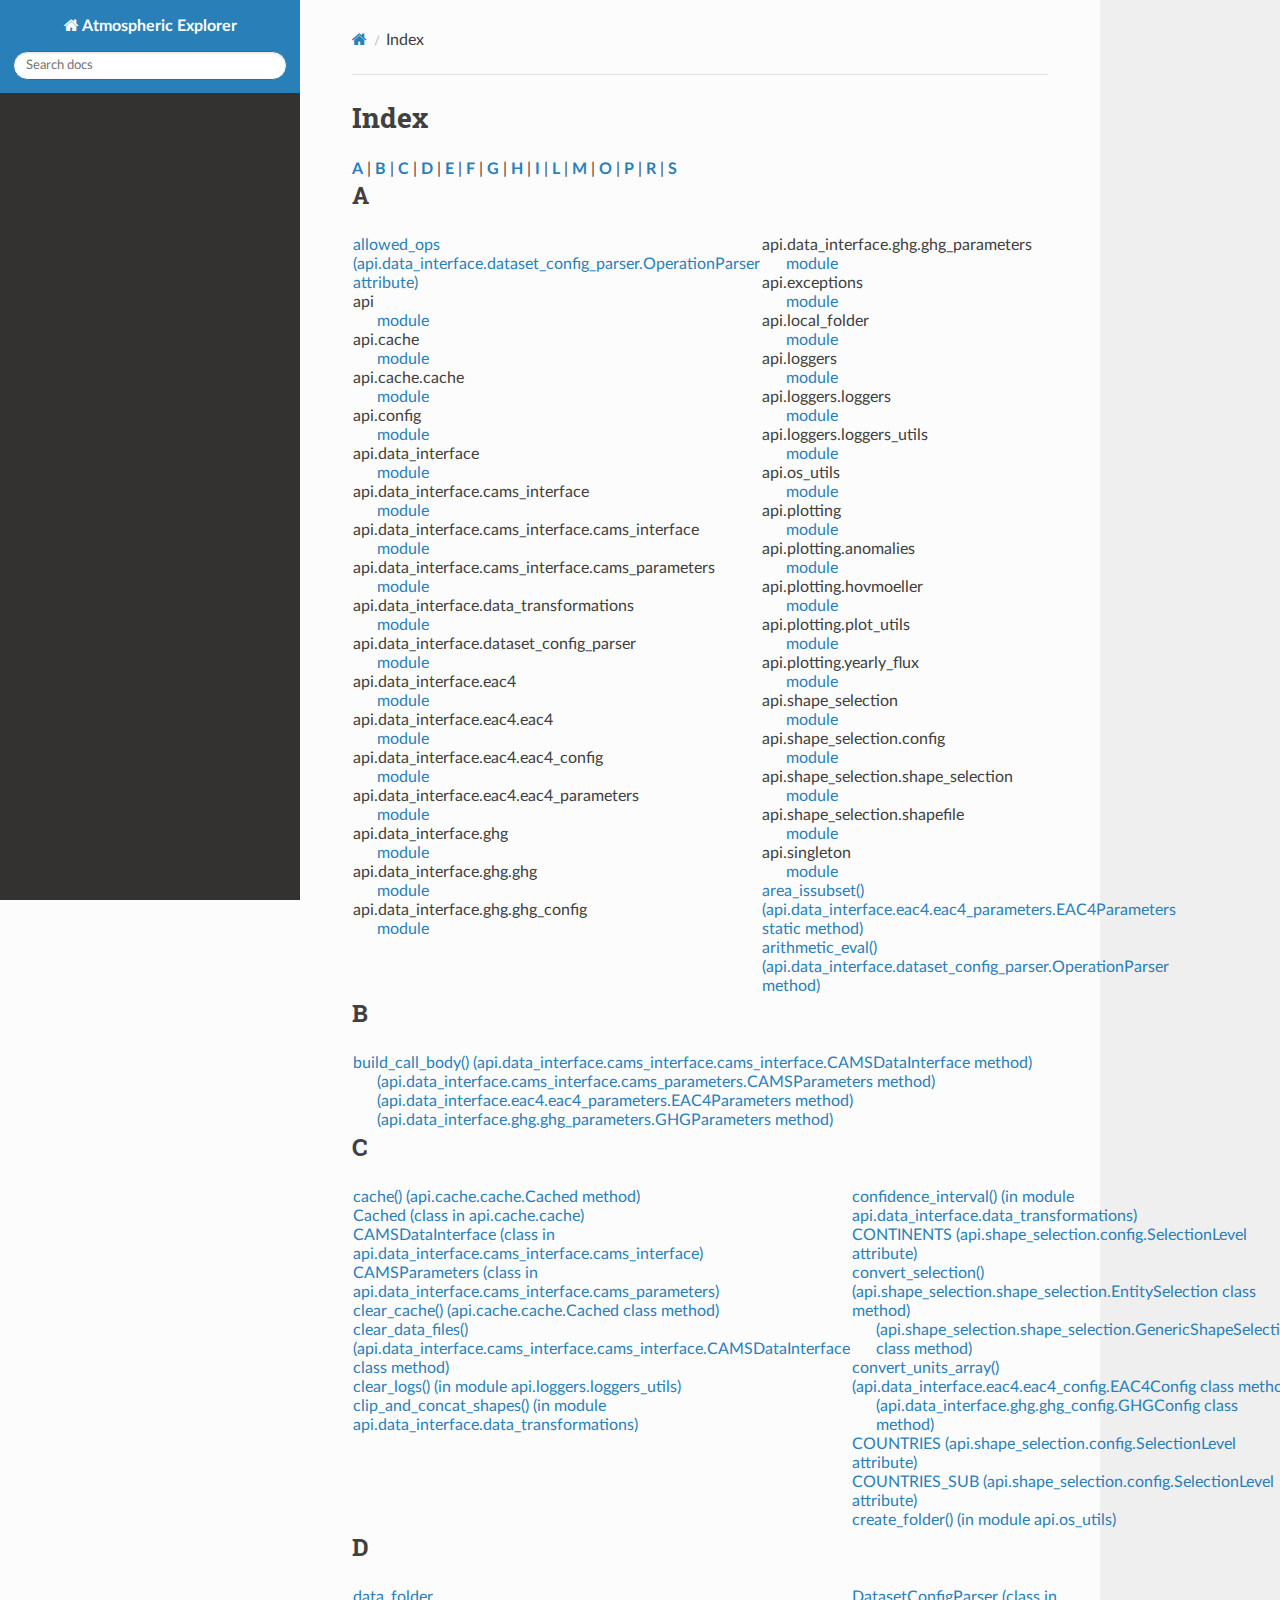
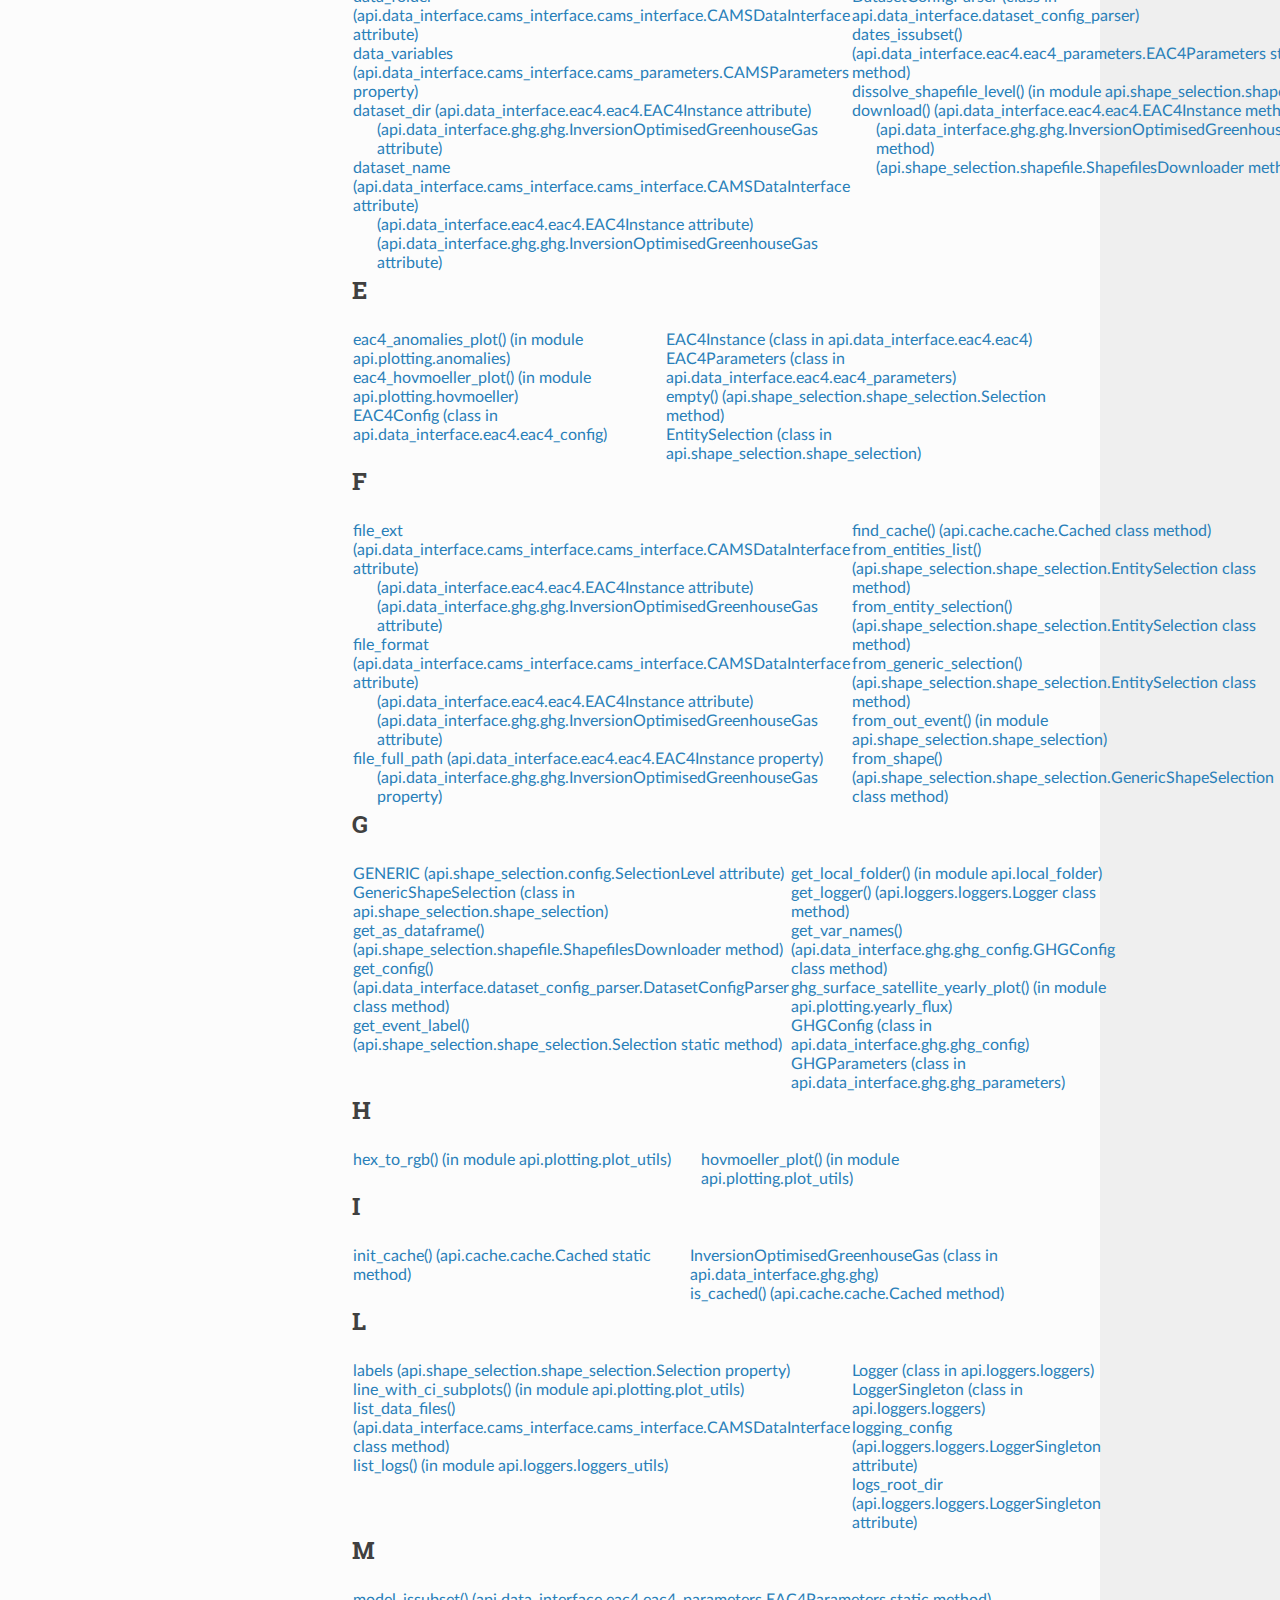
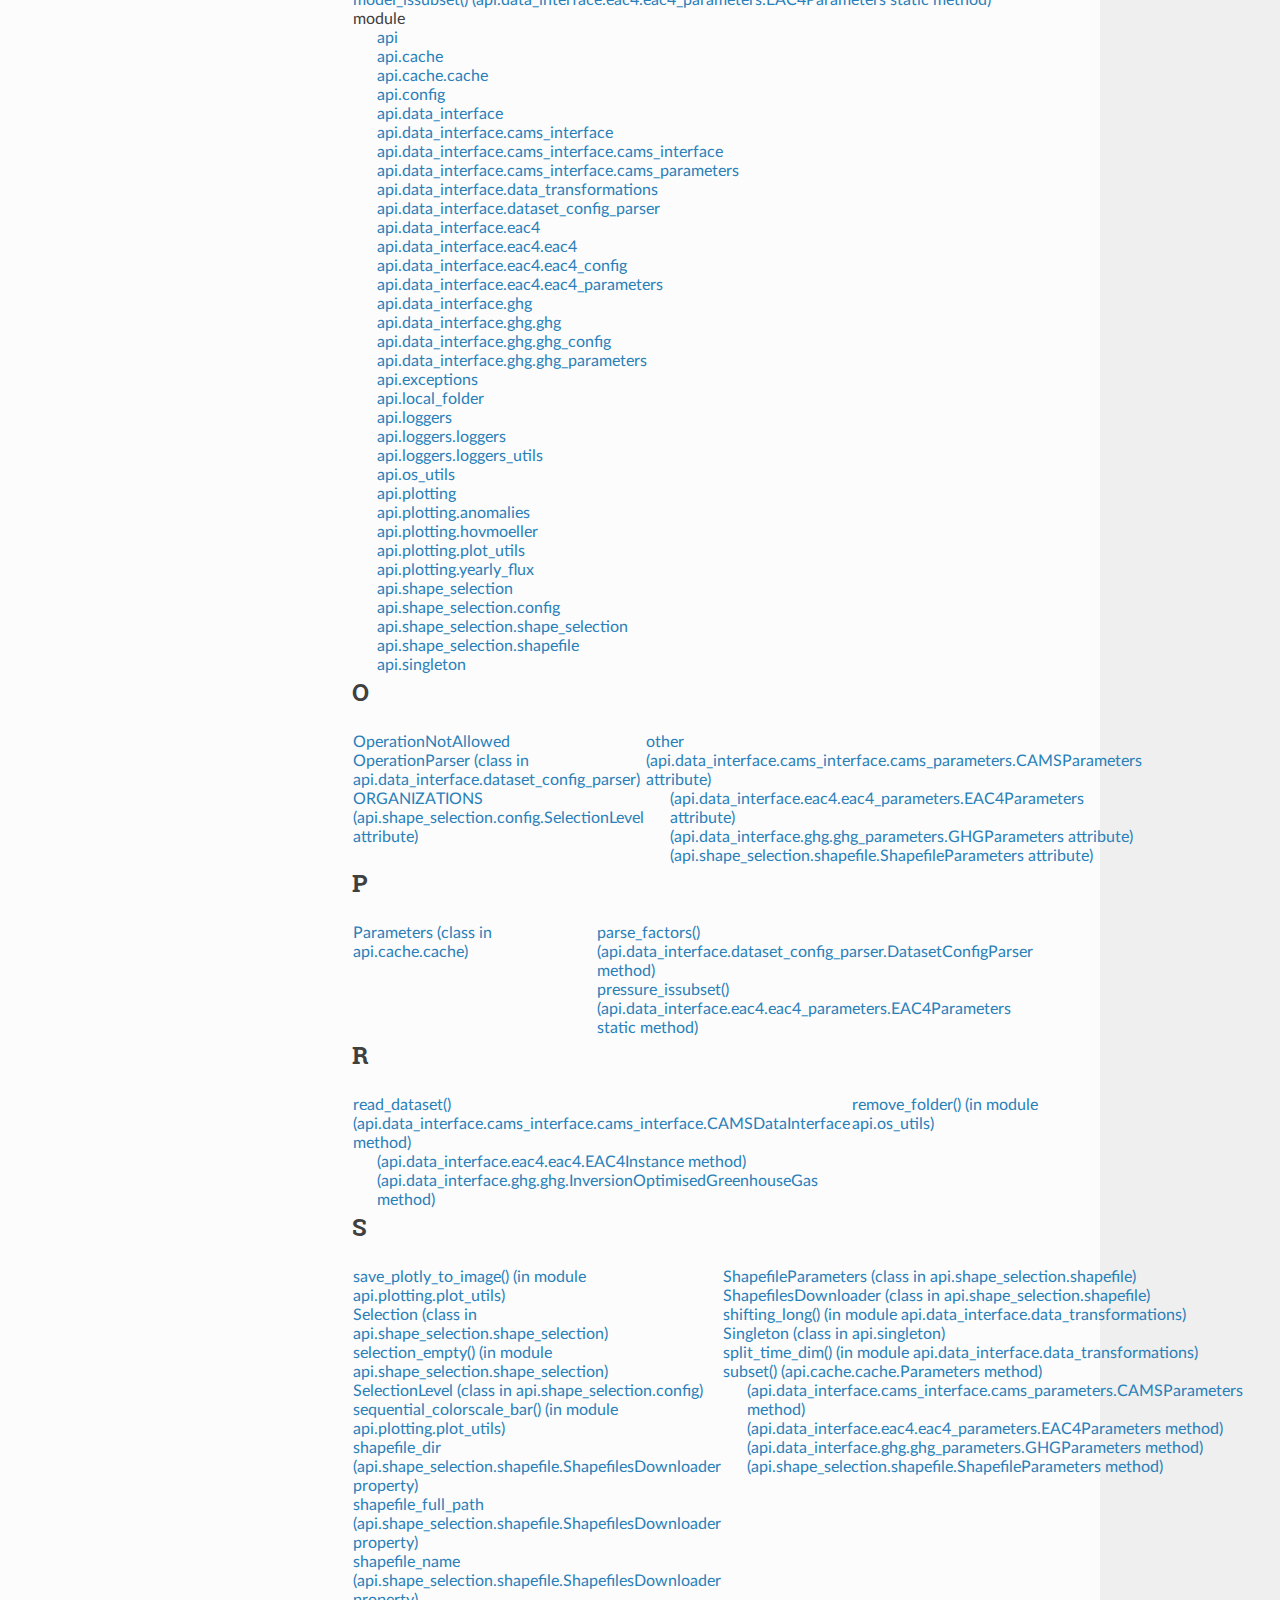
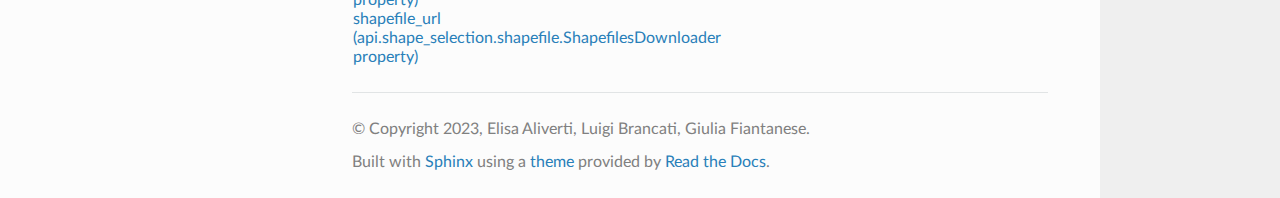
<file: documentation/doc_files/html/genindex.html>
<!DOCTYPE html>
<html class="writer-html5" lang="en" >
<head>
  <meta charset="utf-8" />
  <meta name="viewport" content="width=device-width, initial-scale=1.0" />
  <title>Index &mdash; Atmospheric Explorer 0.1.0.dev0 documentation</title>
      <link rel="stylesheet" href="_static/pygments.css" type="text/css" />
      <link rel="stylesheet" href="_static/css/theme.css" type="text/css" />
      <link rel="stylesheet" href="_static/custom.css" type="text/css" />
  <!--[if lt IE 9]>
    <script src="_static/js/html5shiv.min.js"></script>
  <![endif]-->
  
        <script src="_static/jquery.js?v=5d32c60e"></script>
        <script src="_static/_sphinx_javascript_frameworks_compat.js?v=2cd50e6c"></script>
        <script src="_static/documentation_options.js?v=965fac30"></script>
        <script src="_static/doctools.js?v=888ff710"></script>
        <script src="_static/sphinx_highlight.js?v=dc90522c"></script>
    <script src="_static/js/theme.js"></script>
    <link rel="index" title="Index" href="#" />
    <link rel="search" title="Search" href="search.html" /> 
</head>

<body class="wy-body-for-nav"> 
  <div class="wy-grid-for-nav">
    <nav data-toggle="wy-nav-shift" class="wy-nav-side">
      <div class="wy-side-scroll">
        <div class="wy-side-nav-search" >

          
          
          <a href="index.html" class="icon icon-home">
            Atmospheric Explorer
          </a>
<div role="search">
  <form id="rtd-search-form" class="wy-form" action="search.html" method="get">
    <input type="text" name="q" placeholder="Search docs" aria-label="Search docs" />
    <input type="hidden" name="check_keywords" value="yes" />
    <input type="hidden" name="area" value="default" />
  </form>
</div>
        </div><div class="wy-menu wy-menu-vertical" data-spy="affix" role="navigation" aria-label="Navigation menu">
              <!-- Local TOC -->
              <div class="local-toc"></div>
        </div>
      </div>
    </nav>

    <section data-toggle="wy-nav-shift" class="wy-nav-content-wrap"><nav class="wy-nav-top" aria-label="Mobile navigation menu" >
          <i data-toggle="wy-nav-top" class="fa fa-bars"></i>
          <a href="index.html">Atmospheric Explorer</a>
      </nav>

      <div class="wy-nav-content">
        <div class="rst-content">
          <div role="navigation" aria-label="Page navigation">
  <ul class="wy-breadcrumbs">
      <li><a href="index.html" class="icon icon-home" aria-label="Home"></a></li>
      <li class="breadcrumb-item active">Index</li>
      <li class="wy-breadcrumbs-aside">
      </li>
  </ul>
  <hr/>
</div>
          <div role="main" class="document" itemscope="itemscope" itemtype="http://schema.org/Article">
           <div itemprop="articleBody">
             

<h1 id="index">Index</h1>

<div class="genindex-jumpbox">
 <a href="#A"><strong>A</strong></a>
 | <a href="#B"><strong>B</strong></a>
 | <a href="#C"><strong>C</strong></a>
 | <a href="#D"><strong>D</strong></a>
 | <a href="#E"><strong>E</strong></a>
 | <a href="#F"><strong>F</strong></a>
 | <a href="#G"><strong>G</strong></a>
 | <a href="#H"><strong>H</strong></a>
 | <a href="#I"><strong>I</strong></a>
 | <a href="#L"><strong>L</strong></a>
 | <a href="#M"><strong>M</strong></a>
 | <a href="#O"><strong>O</strong></a>
 | <a href="#P"><strong>P</strong></a>
 | <a href="#R"><strong>R</strong></a>
 | <a href="#S"><strong>S</strong></a>
 
</div>
<h2 id="A">A</h2>
<table style="width: 100%" class="indextable genindextable"><tr>
  <td style="width: 33%; vertical-align: top;"><ul>
      <li><a href="api.data_interface.html#api.data_interface.dataset_config_parser.OperationParser.allowed_ops">allowed_ops (api.data_interface.dataset_config_parser.OperationParser attribute)</a>
</li>
      <li>
    api

      <ul>
        <li><a href="api.html#module-api">module</a>
</li>
      </ul></li>
      <li>
    api.cache

      <ul>
        <li><a href="api.cache.html#module-api.cache">module</a>
</li>
      </ul></li>
      <li>
    api.cache.cache

      <ul>
        <li><a href="api.cache.html#module-api.cache.cache">module</a>
</li>
      </ul></li>
      <li>
    api.config

      <ul>
        <li><a href="api.html#module-api.config">module</a>
</li>
      </ul></li>
      <li>
    api.data_interface

      <ul>
        <li><a href="api.data_interface.html#module-api.data_interface">module</a>
</li>
      </ul></li>
      <li>
    api.data_interface.cams_interface

      <ul>
        <li><a href="api.data_interface.cams_interface.html#module-api.data_interface.cams_interface">module</a>
</li>
      </ul></li>
      <li>
    api.data_interface.cams_interface.cams_interface

      <ul>
        <li><a href="api.data_interface.cams_interface.html#module-api.data_interface.cams_interface.cams_interface">module</a>
</li>
      </ul></li>
      <li>
    api.data_interface.cams_interface.cams_parameters

      <ul>
        <li><a href="api.data_interface.cams_interface.html#module-api.data_interface.cams_interface.cams_parameters">module</a>
</li>
      </ul></li>
      <li>
    api.data_interface.data_transformations

      <ul>
        <li><a href="api.data_interface.html#module-api.data_interface.data_transformations">module</a>
</li>
      </ul></li>
      <li>
    api.data_interface.dataset_config_parser

      <ul>
        <li><a href="api.data_interface.html#module-api.data_interface.dataset_config_parser">module</a>
</li>
      </ul></li>
      <li>
    api.data_interface.eac4

      <ul>
        <li><a href="api.data_interface.eac4.html#module-api.data_interface.eac4">module</a>
</li>
      </ul></li>
      <li>
    api.data_interface.eac4.eac4

      <ul>
        <li><a href="api.data_interface.eac4.html#module-api.data_interface.eac4.eac4">module</a>
</li>
      </ul></li>
      <li>
    api.data_interface.eac4.eac4_config

      <ul>
        <li><a href="api.data_interface.eac4.html#module-api.data_interface.eac4.eac4_config">module</a>
</li>
      </ul></li>
      <li>
    api.data_interface.eac4.eac4_parameters

      <ul>
        <li><a href="api.data_interface.eac4.html#module-api.data_interface.eac4.eac4_parameters">module</a>
</li>
      </ul></li>
      <li>
    api.data_interface.ghg

      <ul>
        <li><a href="api.data_interface.ghg.html#module-api.data_interface.ghg">module</a>
</li>
      </ul></li>
      <li>
    api.data_interface.ghg.ghg

      <ul>
        <li><a href="api.data_interface.ghg.html#module-api.data_interface.ghg.ghg">module</a>
</li>
      </ul></li>
      <li>
    api.data_interface.ghg.ghg_config

      <ul>
        <li><a href="api.data_interface.ghg.html#module-api.data_interface.ghg.ghg_config">module</a>
</li>
      </ul></li>
  </ul></td>
  <td style="width: 33%; vertical-align: top;"><ul>
      <li>
    api.data_interface.ghg.ghg_parameters

      <ul>
        <li><a href="api.data_interface.ghg.html#module-api.data_interface.ghg.ghg_parameters">module</a>
</li>
      </ul></li>
      <li>
    api.exceptions

      <ul>
        <li><a href="api.html#module-api.exceptions">module</a>
</li>
      </ul></li>
      <li>
    api.local_folder

      <ul>
        <li><a href="api.html#module-api.local_folder">module</a>
</li>
      </ul></li>
      <li>
    api.loggers

      <ul>
        <li><a href="api.loggers.html#module-api.loggers">module</a>
</li>
      </ul></li>
      <li>
    api.loggers.loggers

      <ul>
        <li><a href="api.loggers.html#module-api.loggers.loggers">module</a>
</li>
      </ul></li>
      <li>
    api.loggers.loggers_utils

      <ul>
        <li><a href="api.loggers.html#module-api.loggers.loggers_utils">module</a>
</li>
      </ul></li>
      <li>
    api.os_utils

      <ul>
        <li><a href="api.html#module-api.os_utils">module</a>
</li>
      </ul></li>
      <li>
    api.plotting

      <ul>
        <li><a href="api.plotting.html#module-api.plotting">module</a>
</li>
      </ul></li>
      <li>
    api.plotting.anomalies

      <ul>
        <li><a href="api.plotting.html#module-api.plotting.anomalies">module</a>
</li>
      </ul></li>
      <li>
    api.plotting.hovmoeller

      <ul>
        <li><a href="api.plotting.html#module-api.plotting.hovmoeller">module</a>
</li>
      </ul></li>
      <li>
    api.plotting.plot_utils

      <ul>
        <li><a href="api.plotting.html#module-api.plotting.plot_utils">module</a>
</li>
      </ul></li>
      <li>
    api.plotting.yearly_flux

      <ul>
        <li><a href="api.plotting.html#module-api.plotting.yearly_flux">module</a>
</li>
      </ul></li>
      <li>
    api.shape_selection

      <ul>
        <li><a href="api.shape_selection.html#module-api.shape_selection">module</a>
</li>
      </ul></li>
      <li>
    api.shape_selection.config

      <ul>
        <li><a href="api.shape_selection.html#module-api.shape_selection.config">module</a>
</li>
      </ul></li>
      <li>
    api.shape_selection.shape_selection

      <ul>
        <li><a href="api.shape_selection.html#module-api.shape_selection.shape_selection">module</a>
</li>
      </ul></li>
      <li>
    api.shape_selection.shapefile

      <ul>
        <li><a href="api.shape_selection.html#module-api.shape_selection.shapefile">module</a>
</li>
      </ul></li>
      <li>
    api.singleton

      <ul>
        <li><a href="api.html#module-api.singleton">module</a>
</li>
      </ul></li>
      <li><a href="api.data_interface.eac4.html#api.data_interface.eac4.eac4_parameters.EAC4Parameters.area_issubset">area_issubset() (api.data_interface.eac4.eac4_parameters.EAC4Parameters static method)</a>
</li>
      <li><a href="api.data_interface.html#api.data_interface.dataset_config_parser.OperationParser.arithmetic_eval">arithmetic_eval() (api.data_interface.dataset_config_parser.OperationParser method)</a>
</li>
  </ul></td>
</tr></table>

<h2 id="B">B</h2>
<table style="width: 100%" class="indextable genindextable"><tr>
  <td style="width: 33%; vertical-align: top;"><ul>
      <li><a href="api.data_interface.cams_interface.html#api.data_interface.cams_interface.cams_interface.CAMSDataInterface.build_call_body">build_call_body() (api.data_interface.cams_interface.cams_interface.CAMSDataInterface method)</a>

      <ul>
        <li><a href="api.data_interface.cams_interface.html#api.data_interface.cams_interface.cams_parameters.CAMSParameters.build_call_body">(api.data_interface.cams_interface.cams_parameters.CAMSParameters method)</a>
</li>
        <li><a href="api.data_interface.eac4.html#api.data_interface.eac4.eac4_parameters.EAC4Parameters.build_call_body">(api.data_interface.eac4.eac4_parameters.EAC4Parameters method)</a>
</li>
        <li><a href="api.data_interface.ghg.html#api.data_interface.ghg.ghg_parameters.GHGParameters.build_call_body">(api.data_interface.ghg.ghg_parameters.GHGParameters method)</a>
</li>
      </ul></li>
  </ul></td>
</tr></table>

<h2 id="C">C</h2>
<table style="width: 100%" class="indextable genindextable"><tr>
  <td style="width: 33%; vertical-align: top;"><ul>
      <li><a href="api.cache.html#api.cache.cache.Cached.cache">cache() (api.cache.cache.Cached method)</a>
</li>
      <li><a href="api.cache.html#api.cache.cache.Cached">Cached (class in api.cache.cache)</a>
</li>
      <li><a href="api.data_interface.cams_interface.html#api.data_interface.cams_interface.cams_interface.CAMSDataInterface">CAMSDataInterface (class in api.data_interface.cams_interface.cams_interface)</a>
</li>
      <li><a href="api.data_interface.cams_interface.html#api.data_interface.cams_interface.cams_parameters.CAMSParameters">CAMSParameters (class in api.data_interface.cams_interface.cams_parameters)</a>
</li>
      <li><a href="api.cache.html#api.cache.cache.Cached.clear_cache">clear_cache() (api.cache.cache.Cached class method)</a>
</li>
      <li><a href="api.data_interface.cams_interface.html#api.data_interface.cams_interface.cams_interface.CAMSDataInterface.clear_data_files">clear_data_files() (api.data_interface.cams_interface.cams_interface.CAMSDataInterface class method)</a>
</li>
      <li><a href="api.loggers.html#api.loggers.loggers_utils.clear_logs">clear_logs() (in module api.loggers.loggers_utils)</a>
</li>
      <li><a href="api.data_interface.html#api.data_interface.data_transformations.clip_and_concat_shapes">clip_and_concat_shapes() (in module api.data_interface.data_transformations)</a>
</li>
  </ul></td>
  <td style="width: 33%; vertical-align: top;"><ul>
      <li><a href="api.data_interface.html#api.data_interface.data_transformations.confidence_interval">confidence_interval() (in module api.data_interface.data_transformations)</a>
</li>
      <li><a href="api.shape_selection.html#api.shape_selection.config.SelectionLevel.CONTINENTS">CONTINENTS (api.shape_selection.config.SelectionLevel attribute)</a>
</li>
      <li><a href="api.shape_selection.html#api.shape_selection.shape_selection.EntitySelection.convert_selection">convert_selection() (api.shape_selection.shape_selection.EntitySelection class method)</a>

      <ul>
        <li><a href="api.shape_selection.html#api.shape_selection.shape_selection.GenericShapeSelection.convert_selection">(api.shape_selection.shape_selection.GenericShapeSelection class method)</a>
</li>
      </ul></li>
      <li><a href="api.data_interface.eac4.html#api.data_interface.eac4.eac4_config.EAC4Config.convert_units_array">convert_units_array() (api.data_interface.eac4.eac4_config.EAC4Config class method)</a>

      <ul>
        <li><a href="api.data_interface.ghg.html#api.data_interface.ghg.ghg_config.GHGConfig.convert_units_array">(api.data_interface.ghg.ghg_config.GHGConfig class method)</a>
</li>
      </ul></li>
      <li><a href="api.shape_selection.html#api.shape_selection.config.SelectionLevel.COUNTRIES">COUNTRIES (api.shape_selection.config.SelectionLevel attribute)</a>
</li>
      <li><a href="api.shape_selection.html#api.shape_selection.config.SelectionLevel.COUNTRIES_SUB">COUNTRIES_SUB (api.shape_selection.config.SelectionLevel attribute)</a>
</li>
      <li><a href="api.html#api.os_utils.create_folder">create_folder() (in module api.os_utils)</a>
</li>
  </ul></td>
</tr></table>

<h2 id="D">D</h2>
<table style="width: 100%" class="indextable genindextable"><tr>
  <td style="width: 33%; vertical-align: top;"><ul>
      <li><a href="api.data_interface.cams_interface.html#api.data_interface.cams_interface.cams_interface.CAMSDataInterface.data_folder">data_folder (api.data_interface.cams_interface.cams_interface.CAMSDataInterface attribute)</a>
</li>
      <li><a href="api.data_interface.cams_interface.html#api.data_interface.cams_interface.cams_parameters.CAMSParameters.data_variables">data_variables (api.data_interface.cams_interface.cams_parameters.CAMSParameters property)</a>
</li>
      <li><a href="api.data_interface.eac4.html#api.data_interface.eac4.eac4.EAC4Instance.dataset_dir">dataset_dir (api.data_interface.eac4.eac4.EAC4Instance attribute)</a>

      <ul>
        <li><a href="api.data_interface.ghg.html#api.data_interface.ghg.ghg.InversionOptimisedGreenhouseGas.dataset_dir">(api.data_interface.ghg.ghg.InversionOptimisedGreenhouseGas attribute)</a>
</li>
      </ul></li>
      <li><a href="api.data_interface.cams_interface.html#api.data_interface.cams_interface.cams_interface.CAMSDataInterface.dataset_name">dataset_name (api.data_interface.cams_interface.cams_interface.CAMSDataInterface attribute)</a>

      <ul>
        <li><a href="api.data_interface.eac4.html#api.data_interface.eac4.eac4.EAC4Instance.dataset_name">(api.data_interface.eac4.eac4.EAC4Instance attribute)</a>
</li>
        <li><a href="api.data_interface.ghg.html#api.data_interface.ghg.ghg.InversionOptimisedGreenhouseGas.dataset_name">(api.data_interface.ghg.ghg.InversionOptimisedGreenhouseGas attribute)</a>
</li>
      </ul></li>
  </ul></td>
  <td style="width: 33%; vertical-align: top;"><ul>
      <li><a href="api.data_interface.html#api.data_interface.dataset_config_parser.DatasetConfigParser">DatasetConfigParser (class in api.data_interface.dataset_config_parser)</a>
</li>
      <li><a href="api.data_interface.eac4.html#api.data_interface.eac4.eac4_parameters.EAC4Parameters.dates_issubset">dates_issubset() (api.data_interface.eac4.eac4_parameters.EAC4Parameters static method)</a>
</li>
      <li><a href="api.shape_selection.html#api.shape_selection.shapefile.dissolve_shapefile_level">dissolve_shapefile_level() (in module api.shape_selection.shapefile)</a>
</li>
      <li><a href="api.data_interface.eac4.html#api.data_interface.eac4.eac4.EAC4Instance.download">download() (api.data_interface.eac4.eac4.EAC4Instance method)</a>

      <ul>
        <li><a href="api.data_interface.ghg.html#api.data_interface.ghg.ghg.InversionOptimisedGreenhouseGas.download">(api.data_interface.ghg.ghg.InversionOptimisedGreenhouseGas method)</a>
</li>
        <li><a href="api.shape_selection.html#api.shape_selection.shapefile.ShapefilesDownloader.download">(api.shape_selection.shapefile.ShapefilesDownloader method)</a>
</li>
      </ul></li>
  </ul></td>
</tr></table>

<h2 id="E">E</h2>
<table style="width: 100%" class="indextable genindextable"><tr>
  <td style="width: 33%; vertical-align: top;"><ul>
      <li><a href="api.plotting.html#api.plotting.anomalies.eac4_anomalies_plot">eac4_anomalies_plot() (in module api.plotting.anomalies)</a>
</li>
      <li><a href="api.plotting.html#api.plotting.hovmoeller.eac4_hovmoeller_plot">eac4_hovmoeller_plot() (in module api.plotting.hovmoeller)</a>
</li>
      <li><a href="api.data_interface.eac4.html#api.data_interface.eac4.eac4_config.EAC4Config">EAC4Config (class in api.data_interface.eac4.eac4_config)</a>
</li>
  </ul></td>
  <td style="width: 33%; vertical-align: top;"><ul>
      <li><a href="api.data_interface.eac4.html#api.data_interface.eac4.eac4.EAC4Instance">EAC4Instance (class in api.data_interface.eac4.eac4)</a>
</li>
      <li><a href="api.data_interface.eac4.html#api.data_interface.eac4.eac4_parameters.EAC4Parameters">EAC4Parameters (class in api.data_interface.eac4.eac4_parameters)</a>
</li>
      <li><a href="api.shape_selection.html#api.shape_selection.shape_selection.Selection.empty">empty() (api.shape_selection.shape_selection.Selection method)</a>
</li>
      <li><a href="api.shape_selection.html#api.shape_selection.shape_selection.EntitySelection">EntitySelection (class in api.shape_selection.shape_selection)</a>
</li>
  </ul></td>
</tr></table>

<h2 id="F">F</h2>
<table style="width: 100%" class="indextable genindextable"><tr>
  <td style="width: 33%; vertical-align: top;"><ul>
      <li><a href="api.data_interface.cams_interface.html#api.data_interface.cams_interface.cams_interface.CAMSDataInterface.file_ext">file_ext (api.data_interface.cams_interface.cams_interface.CAMSDataInterface attribute)</a>

      <ul>
        <li><a href="api.data_interface.eac4.html#api.data_interface.eac4.eac4.EAC4Instance.file_ext">(api.data_interface.eac4.eac4.EAC4Instance attribute)</a>
</li>
        <li><a href="api.data_interface.ghg.html#api.data_interface.ghg.ghg.InversionOptimisedGreenhouseGas.file_ext">(api.data_interface.ghg.ghg.InversionOptimisedGreenhouseGas attribute)</a>
</li>
      </ul></li>
      <li><a href="api.data_interface.cams_interface.html#api.data_interface.cams_interface.cams_interface.CAMSDataInterface.file_format">file_format (api.data_interface.cams_interface.cams_interface.CAMSDataInterface attribute)</a>

      <ul>
        <li><a href="api.data_interface.eac4.html#api.data_interface.eac4.eac4.EAC4Instance.file_format">(api.data_interface.eac4.eac4.EAC4Instance attribute)</a>
</li>
        <li><a href="api.data_interface.ghg.html#api.data_interface.ghg.ghg.InversionOptimisedGreenhouseGas.file_format">(api.data_interface.ghg.ghg.InversionOptimisedGreenhouseGas attribute)</a>
</li>
      </ul></li>
      <li><a href="api.data_interface.eac4.html#api.data_interface.eac4.eac4.EAC4Instance.file_full_path">file_full_path (api.data_interface.eac4.eac4.EAC4Instance property)</a>

      <ul>
        <li><a href="api.data_interface.ghg.html#api.data_interface.ghg.ghg.InversionOptimisedGreenhouseGas.file_full_path">(api.data_interface.ghg.ghg.InversionOptimisedGreenhouseGas property)</a>
</li>
      </ul></li>
  </ul></td>
  <td style="width: 33%; vertical-align: top;"><ul>
      <li><a href="api.cache.html#api.cache.cache.Cached.find_cache">find_cache() (api.cache.cache.Cached class method)</a>
</li>
      <li><a href="api.shape_selection.html#api.shape_selection.shape_selection.EntitySelection.from_entities_list">from_entities_list() (api.shape_selection.shape_selection.EntitySelection class method)</a>
</li>
      <li><a href="api.shape_selection.html#api.shape_selection.shape_selection.EntitySelection.from_entity_selection">from_entity_selection() (api.shape_selection.shape_selection.EntitySelection class method)</a>
</li>
      <li><a href="api.shape_selection.html#api.shape_selection.shape_selection.EntitySelection.from_generic_selection">from_generic_selection() (api.shape_selection.shape_selection.EntitySelection class method)</a>
</li>
      <li><a href="api.shape_selection.html#api.shape_selection.shape_selection.from_out_event">from_out_event() (in module api.shape_selection.shape_selection)</a>
</li>
      <li><a href="api.shape_selection.html#api.shape_selection.shape_selection.GenericShapeSelection.from_shape">from_shape() (api.shape_selection.shape_selection.GenericShapeSelection class method)</a>
</li>
  </ul></td>
</tr></table>

<h2 id="G">G</h2>
<table style="width: 100%" class="indextable genindextable"><tr>
  <td style="width: 33%; vertical-align: top;"><ul>
      <li><a href="api.shape_selection.html#api.shape_selection.config.SelectionLevel.GENERIC">GENERIC (api.shape_selection.config.SelectionLevel attribute)</a>
</li>
      <li><a href="api.shape_selection.html#api.shape_selection.shape_selection.GenericShapeSelection">GenericShapeSelection (class in api.shape_selection.shape_selection)</a>
</li>
      <li><a href="api.shape_selection.html#api.shape_selection.shapefile.ShapefilesDownloader.get_as_dataframe">get_as_dataframe() (api.shape_selection.shapefile.ShapefilesDownloader method)</a>
</li>
      <li><a href="api.data_interface.html#api.data_interface.dataset_config_parser.DatasetConfigParser.get_config">get_config() (api.data_interface.dataset_config_parser.DatasetConfigParser class method)</a>
</li>
      <li><a href="api.shape_selection.html#api.shape_selection.shape_selection.Selection.get_event_label">get_event_label() (api.shape_selection.shape_selection.Selection static method)</a>
</li>
  </ul></td>
  <td style="width: 33%; vertical-align: top;"><ul>
      <li><a href="api.html#api.local_folder.get_local_folder">get_local_folder() (in module api.local_folder)</a>
</li>
      <li><a href="api.loggers.html#api.loggers.loggers.Logger.get_logger">get_logger() (api.loggers.loggers.Logger class method)</a>
</li>
      <li><a href="api.data_interface.ghg.html#api.data_interface.ghg.ghg_config.GHGConfig.get_var_names">get_var_names() (api.data_interface.ghg.ghg_config.GHGConfig class method)</a>
</li>
      <li><a href="api.plotting.html#api.plotting.yearly_flux.ghg_surface_satellite_yearly_plot">ghg_surface_satellite_yearly_plot() (in module api.plotting.yearly_flux)</a>
</li>
      <li><a href="api.data_interface.ghg.html#api.data_interface.ghg.ghg_config.GHGConfig">GHGConfig (class in api.data_interface.ghg.ghg_config)</a>
</li>
      <li><a href="api.data_interface.ghg.html#api.data_interface.ghg.ghg_parameters.GHGParameters">GHGParameters (class in api.data_interface.ghg.ghg_parameters)</a>
</li>
  </ul></td>
</tr></table>

<h2 id="H">H</h2>
<table style="width: 100%" class="indextable genindextable"><tr>
  <td style="width: 33%; vertical-align: top;"><ul>
      <li><a href="api.plotting.html#api.plotting.plot_utils.hex_to_rgb">hex_to_rgb() (in module api.plotting.plot_utils)</a>
</li>
  </ul></td>
  <td style="width: 33%; vertical-align: top;"><ul>
      <li><a href="api.plotting.html#api.plotting.plot_utils.hovmoeller_plot">hovmoeller_plot() (in module api.plotting.plot_utils)</a>
</li>
  </ul></td>
</tr></table>

<h2 id="I">I</h2>
<table style="width: 100%" class="indextable genindextable"><tr>
  <td style="width: 33%; vertical-align: top;"><ul>
      <li><a href="api.cache.html#api.cache.cache.Cached.init_cache">init_cache() (api.cache.cache.Cached static method)</a>
</li>
  </ul></td>
  <td style="width: 33%; vertical-align: top;"><ul>
      <li><a href="api.data_interface.ghg.html#api.data_interface.ghg.ghg.InversionOptimisedGreenhouseGas">InversionOptimisedGreenhouseGas (class in api.data_interface.ghg.ghg)</a>
</li>
      <li><a href="api.cache.html#api.cache.cache.Cached.is_cached">is_cached() (api.cache.cache.Cached method)</a>
</li>
  </ul></td>
</tr></table>

<h2 id="L">L</h2>
<table style="width: 100%" class="indextable genindextable"><tr>
  <td style="width: 33%; vertical-align: top;"><ul>
      <li><a href="api.shape_selection.html#api.shape_selection.shape_selection.Selection.labels">labels (api.shape_selection.shape_selection.Selection property)</a>
</li>
      <li><a href="api.plotting.html#api.plotting.plot_utils.line_with_ci_subplots">line_with_ci_subplots() (in module api.plotting.plot_utils)</a>
</li>
      <li><a href="api.data_interface.cams_interface.html#api.data_interface.cams_interface.cams_interface.CAMSDataInterface.list_data_files">list_data_files() (api.data_interface.cams_interface.cams_interface.CAMSDataInterface class method)</a>
</li>
      <li><a href="api.loggers.html#api.loggers.loggers_utils.list_logs">list_logs() (in module api.loggers.loggers_utils)</a>
</li>
  </ul></td>
  <td style="width: 33%; vertical-align: top;"><ul>
      <li><a href="api.loggers.html#api.loggers.loggers.Logger">Logger (class in api.loggers.loggers)</a>
</li>
      <li><a href="api.loggers.html#api.loggers.loggers.LoggerSingleton">LoggerSingleton (class in api.loggers.loggers)</a>
</li>
      <li><a href="api.loggers.html#api.loggers.loggers.LoggerSingleton.logging_config">logging_config (api.loggers.loggers.LoggerSingleton attribute)</a>
</li>
      <li><a href="api.loggers.html#api.loggers.loggers.LoggerSingleton.logs_root_dir">logs_root_dir (api.loggers.loggers.LoggerSingleton attribute)</a>
</li>
  </ul></td>
</tr></table>

<h2 id="M">M</h2>
<table style="width: 100%" class="indextable genindextable"><tr>
  <td style="width: 33%; vertical-align: top;"><ul>
      <li><a href="api.data_interface.eac4.html#api.data_interface.eac4.eac4_parameters.EAC4Parameters.model_issubset">model_issubset() (api.data_interface.eac4.eac4_parameters.EAC4Parameters static method)</a>
</li>
      <li>
    module

      <ul>
        <li><a href="api.html#module-api">api</a>
</li>
        <li><a href="api.cache.html#module-api.cache">api.cache</a>
</li>
        <li><a href="api.cache.html#module-api.cache.cache">api.cache.cache</a>
</li>
        <li><a href="api.html#module-api.config">api.config</a>
</li>
        <li><a href="api.data_interface.html#module-api.data_interface">api.data_interface</a>
</li>
        <li><a href="api.data_interface.cams_interface.html#module-api.data_interface.cams_interface">api.data_interface.cams_interface</a>
</li>
        <li><a href="api.data_interface.cams_interface.html#module-api.data_interface.cams_interface.cams_interface">api.data_interface.cams_interface.cams_interface</a>
</li>
        <li><a href="api.data_interface.cams_interface.html#module-api.data_interface.cams_interface.cams_parameters">api.data_interface.cams_interface.cams_parameters</a>
</li>
        <li><a href="api.data_interface.html#module-api.data_interface.data_transformations">api.data_interface.data_transformations</a>
</li>
        <li><a href="api.data_interface.html#module-api.data_interface.dataset_config_parser">api.data_interface.dataset_config_parser</a>
</li>
        <li><a href="api.data_interface.eac4.html#module-api.data_interface.eac4">api.data_interface.eac4</a>
</li>
        <li><a href="api.data_interface.eac4.html#module-api.data_interface.eac4.eac4">api.data_interface.eac4.eac4</a>
</li>
        <li><a href="api.data_interface.eac4.html#module-api.data_interface.eac4.eac4_config">api.data_interface.eac4.eac4_config</a>
</li>
        <li><a href="api.data_interface.eac4.html#module-api.data_interface.eac4.eac4_parameters">api.data_interface.eac4.eac4_parameters</a>
</li>
        <li><a href="api.data_interface.ghg.html#module-api.data_interface.ghg">api.data_interface.ghg</a>
</li>
        <li><a href="api.data_interface.ghg.html#module-api.data_interface.ghg.ghg">api.data_interface.ghg.ghg</a>
</li>
        <li><a href="api.data_interface.ghg.html#module-api.data_interface.ghg.ghg_config">api.data_interface.ghg.ghg_config</a>
</li>
        <li><a href="api.data_interface.ghg.html#module-api.data_interface.ghg.ghg_parameters">api.data_interface.ghg.ghg_parameters</a>
</li>
        <li><a href="api.html#module-api.exceptions">api.exceptions</a>
</li>
        <li><a href="api.html#module-api.local_folder">api.local_folder</a>
</li>
        <li><a href="api.loggers.html#module-api.loggers">api.loggers</a>
</li>
        <li><a href="api.loggers.html#module-api.loggers.loggers">api.loggers.loggers</a>
</li>
        <li><a href="api.loggers.html#module-api.loggers.loggers_utils">api.loggers.loggers_utils</a>
</li>
        <li><a href="api.html#module-api.os_utils">api.os_utils</a>
</li>
        <li><a href="api.plotting.html#module-api.plotting">api.plotting</a>
</li>
        <li><a href="api.plotting.html#module-api.plotting.anomalies">api.plotting.anomalies</a>
</li>
        <li><a href="api.plotting.html#module-api.plotting.hovmoeller">api.plotting.hovmoeller</a>
</li>
        <li><a href="api.plotting.html#module-api.plotting.plot_utils">api.plotting.plot_utils</a>
</li>
        <li><a href="api.plotting.html#module-api.plotting.yearly_flux">api.plotting.yearly_flux</a>
</li>
        <li><a href="api.shape_selection.html#module-api.shape_selection">api.shape_selection</a>
</li>
        <li><a href="api.shape_selection.html#module-api.shape_selection.config">api.shape_selection.config</a>
</li>
        <li><a href="api.shape_selection.html#module-api.shape_selection.shape_selection">api.shape_selection.shape_selection</a>
</li>
        <li><a href="api.shape_selection.html#module-api.shape_selection.shapefile">api.shape_selection.shapefile</a>
</li>
        <li><a href="api.html#module-api.singleton">api.singleton</a>
</li>
      </ul></li>
  </ul></td>
</tr></table>

<h2 id="O">O</h2>
<table style="width: 100%" class="indextable genindextable"><tr>
  <td style="width: 33%; vertical-align: top;"><ul>
      <li><a href="api.html#api.exceptions.OperationNotAllowed">OperationNotAllowed</a>
</li>
      <li><a href="api.data_interface.html#api.data_interface.dataset_config_parser.OperationParser">OperationParser (class in api.data_interface.dataset_config_parser)</a>
</li>
      <li><a href="api.shape_selection.html#api.shape_selection.config.SelectionLevel.ORGANIZATIONS">ORGANIZATIONS (api.shape_selection.config.SelectionLevel attribute)</a>
</li>
  </ul></td>
  <td style="width: 33%; vertical-align: top;"><ul>
      <li><a href="api.data_interface.cams_interface.html#api.data_interface.cams_interface.cams_parameters.CAMSParameters.other">other (api.data_interface.cams_interface.cams_parameters.CAMSParameters attribute)</a>

      <ul>
        <li><a href="api.data_interface.eac4.html#api.data_interface.eac4.eac4_parameters.EAC4Parameters.other">(api.data_interface.eac4.eac4_parameters.EAC4Parameters attribute)</a>
</li>
        <li><a href="api.data_interface.ghg.html#api.data_interface.ghg.ghg_parameters.GHGParameters.other">(api.data_interface.ghg.ghg_parameters.GHGParameters attribute)</a>
</li>
        <li><a href="api.shape_selection.html#api.shape_selection.shapefile.ShapefileParameters.other">(api.shape_selection.shapefile.ShapefileParameters attribute)</a>
</li>
      </ul></li>
  </ul></td>
</tr></table>

<h2 id="P">P</h2>
<table style="width: 100%" class="indextable genindextable"><tr>
  <td style="width: 33%; vertical-align: top;"><ul>
      <li><a href="api.cache.html#api.cache.cache.Parameters">Parameters (class in api.cache.cache)</a>
</li>
  </ul></td>
  <td style="width: 33%; vertical-align: top;"><ul>
      <li><a href="api.data_interface.html#api.data_interface.dataset_config_parser.DatasetConfigParser.parse_factors">parse_factors() (api.data_interface.dataset_config_parser.DatasetConfigParser method)</a>
</li>
      <li><a href="api.data_interface.eac4.html#api.data_interface.eac4.eac4_parameters.EAC4Parameters.pressure_issubset">pressure_issubset() (api.data_interface.eac4.eac4_parameters.EAC4Parameters static method)</a>
</li>
  </ul></td>
</tr></table>

<h2 id="R">R</h2>
<table style="width: 100%" class="indextable genindextable"><tr>
  <td style="width: 33%; vertical-align: top;"><ul>
      <li><a href="api.data_interface.cams_interface.html#api.data_interface.cams_interface.cams_interface.CAMSDataInterface.read_dataset">read_dataset() (api.data_interface.cams_interface.cams_interface.CAMSDataInterface method)</a>

      <ul>
        <li><a href="api.data_interface.eac4.html#api.data_interface.eac4.eac4.EAC4Instance.read_dataset">(api.data_interface.eac4.eac4.EAC4Instance method)</a>
</li>
        <li><a href="api.data_interface.ghg.html#api.data_interface.ghg.ghg.InversionOptimisedGreenhouseGas.read_dataset">(api.data_interface.ghg.ghg.InversionOptimisedGreenhouseGas method)</a>
</li>
      </ul></li>
  </ul></td>
  <td style="width: 33%; vertical-align: top;"><ul>
      <li><a href="api.html#api.os_utils.remove_folder">remove_folder() (in module api.os_utils)</a>
</li>
  </ul></td>
</tr></table>

<h2 id="S">S</h2>
<table style="width: 100%" class="indextable genindextable"><tr>
  <td style="width: 33%; vertical-align: top;"><ul>
      <li><a href="api.plotting.html#api.plotting.plot_utils.save_plotly_to_image">save_plotly_to_image() (in module api.plotting.plot_utils)</a>
</li>
      <li><a href="api.shape_selection.html#api.shape_selection.shape_selection.Selection">Selection (class in api.shape_selection.shape_selection)</a>
</li>
      <li><a href="api.shape_selection.html#api.shape_selection.shape_selection.selection_empty">selection_empty() (in module api.shape_selection.shape_selection)</a>
</li>
      <li><a href="api.shape_selection.html#api.shape_selection.config.SelectionLevel">SelectionLevel (class in api.shape_selection.config)</a>
</li>
      <li><a href="api.plotting.html#api.plotting.plot_utils.sequential_colorscale_bar">sequential_colorscale_bar() (in module api.plotting.plot_utils)</a>
</li>
      <li><a href="api.shape_selection.html#api.shape_selection.shapefile.ShapefilesDownloader.shapefile_dir">shapefile_dir (api.shape_selection.shapefile.ShapefilesDownloader property)</a>
</li>
      <li><a href="api.shape_selection.html#api.shape_selection.shapefile.ShapefilesDownloader.shapefile_full_path">shapefile_full_path (api.shape_selection.shapefile.ShapefilesDownloader property)</a>
</li>
      <li><a href="api.shape_selection.html#api.shape_selection.shapefile.ShapefilesDownloader.shapefile_name">shapefile_name (api.shape_selection.shapefile.ShapefilesDownloader property)</a>
</li>
      <li><a href="api.shape_selection.html#api.shape_selection.shapefile.ShapefilesDownloader.shapefile_url">shapefile_url (api.shape_selection.shapefile.ShapefilesDownloader property)</a>
</li>
  </ul></td>
  <td style="width: 33%; vertical-align: top;"><ul>
      <li><a href="api.shape_selection.html#api.shape_selection.shapefile.ShapefileParameters">ShapefileParameters (class in api.shape_selection.shapefile)</a>
</li>
      <li><a href="api.shape_selection.html#api.shape_selection.shapefile.ShapefilesDownloader">ShapefilesDownloader (class in api.shape_selection.shapefile)</a>
</li>
      <li><a href="api.data_interface.html#api.data_interface.data_transformations.shifting_long">shifting_long() (in module api.data_interface.data_transformations)</a>
</li>
      <li><a href="api.html#api.singleton.Singleton">Singleton (class in api.singleton)</a>
</li>
      <li><a href="api.data_interface.html#api.data_interface.data_transformations.split_time_dim">split_time_dim() (in module api.data_interface.data_transformations)</a>
</li>
      <li><a href="api.cache.html#api.cache.cache.Parameters.subset">subset() (api.cache.cache.Parameters method)</a>

      <ul>
        <li><a href="api.data_interface.cams_interface.html#api.data_interface.cams_interface.cams_parameters.CAMSParameters.subset">(api.data_interface.cams_interface.cams_parameters.CAMSParameters method)</a>
</li>
        <li><a href="api.data_interface.eac4.html#api.data_interface.eac4.eac4_parameters.EAC4Parameters.subset">(api.data_interface.eac4.eac4_parameters.EAC4Parameters method)</a>
</li>
        <li><a href="api.data_interface.ghg.html#api.data_interface.ghg.ghg_parameters.GHGParameters.subset">(api.data_interface.ghg.ghg_parameters.GHGParameters method)</a>
</li>
        <li><a href="api.shape_selection.html#api.shape_selection.shapefile.ShapefileParameters.subset">(api.shape_selection.shapefile.ShapefileParameters method)</a>
</li>
      </ul></li>
  </ul></td>
</tr></table>



           </div>
          </div>
          <footer>

  <hr/>

  <div role="contentinfo">
    <p>&#169; Copyright 2023, Elisa Aliverti, Luigi Brancati, Giulia Fiantanese.</p>
  </div>

  Built with <a href="https://www.sphinx-doc.org/">Sphinx</a> using a
    <a href="https://github.com/readthedocs/sphinx_rtd_theme">theme</a>
    provided by <a href="https://readthedocs.org">Read the Docs</a>.
   

</footer>
        </div>
      </div>
    </section>
  </div>
  <script>
      jQuery(function () {
          SphinxRtdTheme.Navigation.enable(true);
      });
  </script> 

</body>
</html>
</file>
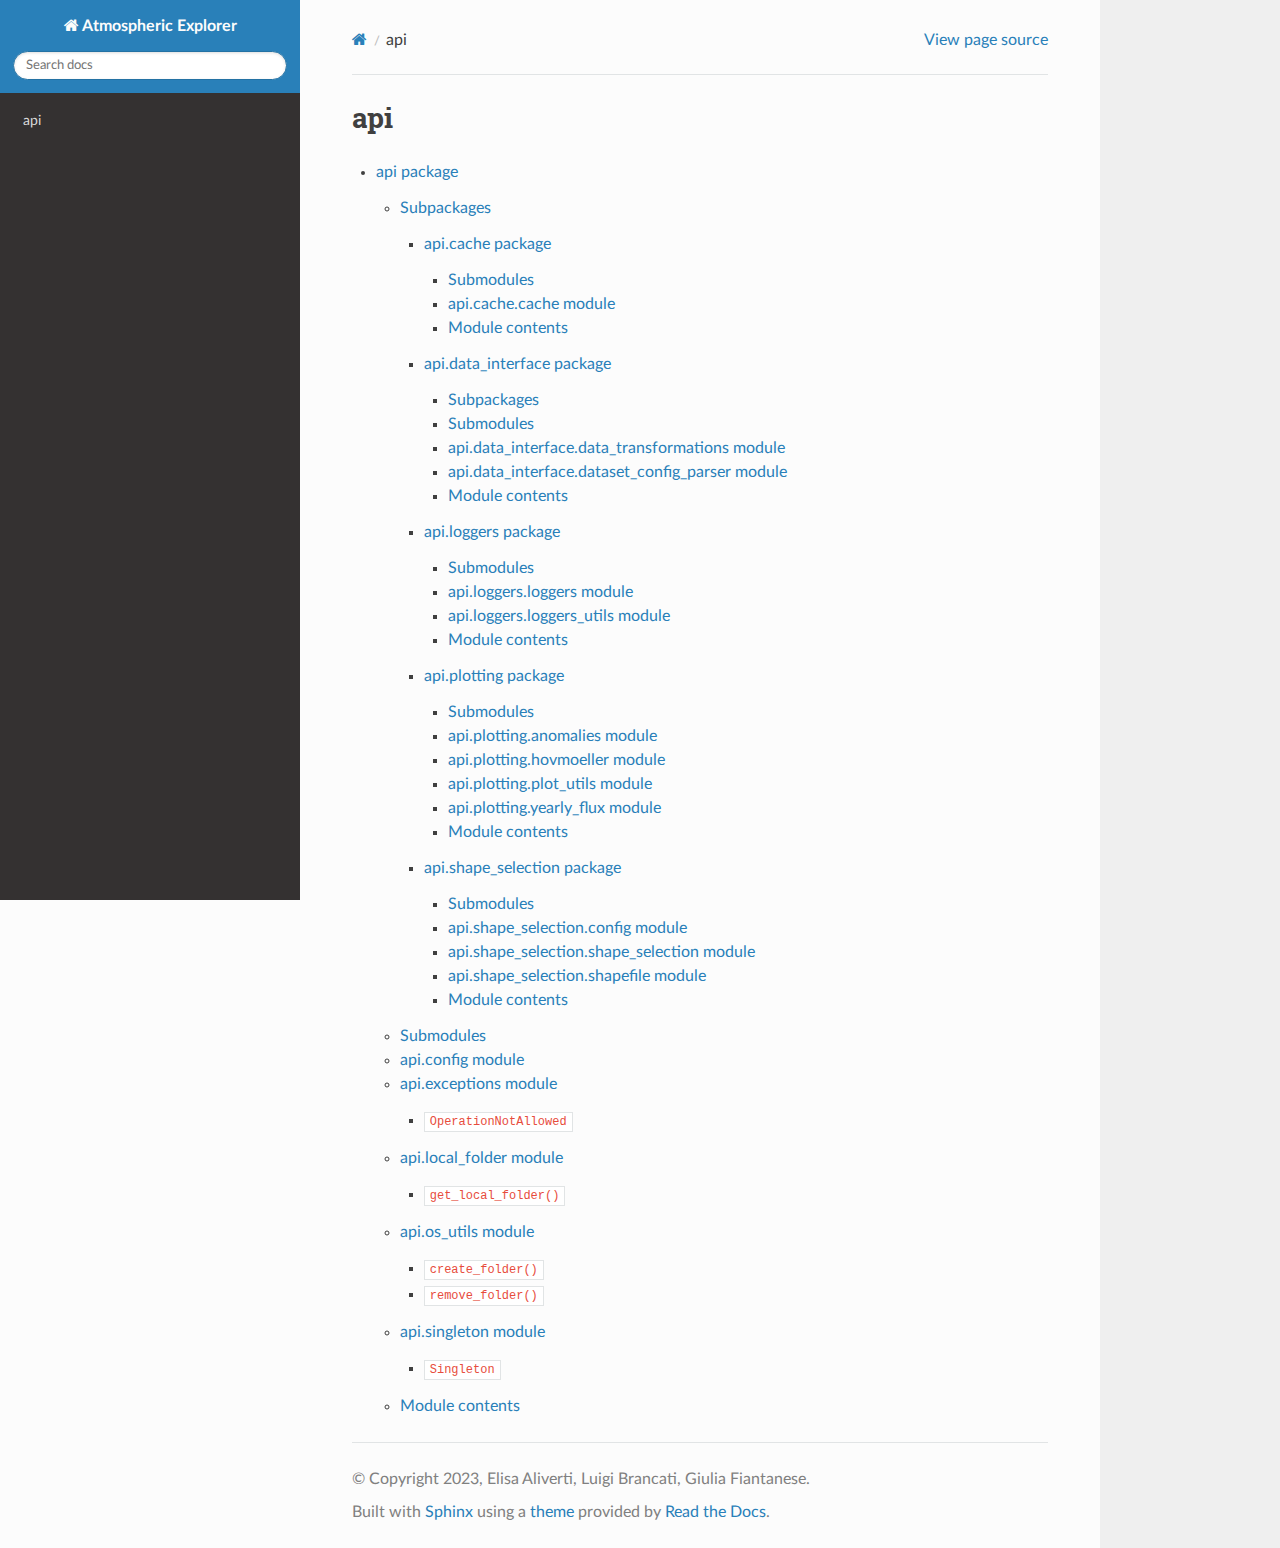
<file: documentation/doc_files/html/modules.html>
<!DOCTYPE html>
<html class="writer-html5" lang="en" >
<head>
  <meta charset="utf-8" /><meta name="generator" content="Docutils 0.18.1: http://docutils.sourceforge.net/" />

  <meta name="viewport" content="width=device-width, initial-scale=1.0" />
  <title>api &mdash; Atmospheric Explorer 0.1.0.dev0 documentation</title>
      <link rel="stylesheet" href="_static/pygments.css" type="text/css" />
      <link rel="stylesheet" href="_static/css/theme.css" type="text/css" />
      <link rel="stylesheet" href="_static/custom.css" type="text/css" />
  <!--[if lt IE 9]>
    <script src="_static/js/html5shiv.min.js"></script>
  <![endif]-->
  
        <script src="_static/jquery.js?v=5d32c60e"></script>
        <script src="_static/_sphinx_javascript_frameworks_compat.js?v=2cd50e6c"></script>
        <script src="_static/documentation_options.js?v=965fac30"></script>
        <script src="_static/doctools.js?v=888ff710"></script>
        <script src="_static/sphinx_highlight.js?v=dc90522c"></script>
    <script src="_static/js/theme.js"></script>
    <link rel="index" title="Index" href="genindex.html" />
    <link rel="search" title="Search" href="search.html" /> 
</head>

<body class="wy-body-for-nav"> 
  <div class="wy-grid-for-nav">
    <nav data-toggle="wy-nav-shift" class="wy-nav-side">
      <div class="wy-side-scroll">
        <div class="wy-side-nav-search" >

          
          
          <a href="index.html" class="icon icon-home">
            Atmospheric Explorer
          </a>
<div role="search">
  <form id="rtd-search-form" class="wy-form" action="search.html" method="get">
    <input type="text" name="q" placeholder="Search docs" aria-label="Search docs" />
    <input type="hidden" name="check_keywords" value="yes" />
    <input type="hidden" name="area" value="default" />
  </form>
</div>
        </div><div class="wy-menu wy-menu-vertical" data-spy="affix" role="navigation" aria-label="Navigation menu">
              <!-- Local TOC -->
              <div class="local-toc"><ul>
<li><a class="reference internal" href="#">api</a></li>
</ul>
</div>
        </div>
      </div>
    </nav>

    <section data-toggle="wy-nav-shift" class="wy-nav-content-wrap"><nav class="wy-nav-top" aria-label="Mobile navigation menu" >
          <i data-toggle="wy-nav-top" class="fa fa-bars"></i>
          <a href="index.html">Atmospheric Explorer</a>
      </nav>

      <div class="wy-nav-content">
        <div class="rst-content">
          <div role="navigation" aria-label="Page navigation">
  <ul class="wy-breadcrumbs">
      <li><a href="index.html" class="icon icon-home" aria-label="Home"></a></li>
      <li class="breadcrumb-item active">api</li>
      <li class="wy-breadcrumbs-aside">
            <a href="_sources/modules.rst.txt" rel="nofollow"> View page source</a>
      </li>
  </ul>
  <hr/>
</div>
          <div role="main" class="document" itemscope="itemscope" itemtype="http://schema.org/Article">
           <div itemprop="articleBody">
             
  <section id="api">
<h1>api<a class="headerlink" href="#api" title="Link to this heading"></a></h1>
<div class="toctree-wrapper compound">
<ul>
<li class="toctree-l1"><a class="reference internal" href="api.html">api package</a><ul>
<li class="toctree-l2"><a class="reference internal" href="api.html#subpackages">Subpackages</a><ul>
<li class="toctree-l3"><a class="reference internal" href="api.cache.html">api.cache package</a><ul>
<li class="toctree-l4"><a class="reference internal" href="api.cache.html#submodules">Submodules</a></li>
<li class="toctree-l4"><a class="reference internal" href="api.cache.html#module-api.cache.cache">api.cache.cache module</a></li>
<li class="toctree-l4"><a class="reference internal" href="api.cache.html#module-api.cache">Module contents</a></li>
</ul>
</li>
<li class="toctree-l3"><a class="reference internal" href="api.data_interface.html">api.data_interface package</a><ul>
<li class="toctree-l4"><a class="reference internal" href="api.data_interface.html#subpackages">Subpackages</a></li>
<li class="toctree-l4"><a class="reference internal" href="api.data_interface.html#submodules">Submodules</a></li>
<li class="toctree-l4"><a class="reference internal" href="api.data_interface.html#module-api.data_interface.data_transformations">api.data_interface.data_transformations module</a></li>
<li class="toctree-l4"><a class="reference internal" href="api.data_interface.html#module-api.data_interface.dataset_config_parser">api.data_interface.dataset_config_parser module</a></li>
<li class="toctree-l4"><a class="reference internal" href="api.data_interface.html#module-api.data_interface">Module contents</a></li>
</ul>
</li>
<li class="toctree-l3"><a class="reference internal" href="api.loggers.html">api.loggers package</a><ul>
<li class="toctree-l4"><a class="reference internal" href="api.loggers.html#submodules">Submodules</a></li>
<li class="toctree-l4"><a class="reference internal" href="api.loggers.html#module-api.loggers.loggers">api.loggers.loggers module</a></li>
<li class="toctree-l4"><a class="reference internal" href="api.loggers.html#module-api.loggers.loggers_utils">api.loggers.loggers_utils module</a></li>
<li class="toctree-l4"><a class="reference internal" href="api.loggers.html#module-api.loggers">Module contents</a></li>
</ul>
</li>
<li class="toctree-l3"><a class="reference internal" href="api.plotting.html">api.plotting package</a><ul>
<li class="toctree-l4"><a class="reference internal" href="api.plotting.html#submodules">Submodules</a></li>
<li class="toctree-l4"><a class="reference internal" href="api.plotting.html#module-api.plotting.anomalies">api.plotting.anomalies module</a></li>
<li class="toctree-l4"><a class="reference internal" href="api.plotting.html#module-api.plotting.hovmoeller">api.plotting.hovmoeller module</a></li>
<li class="toctree-l4"><a class="reference internal" href="api.plotting.html#module-api.plotting.plot_utils">api.plotting.plot_utils module</a></li>
<li class="toctree-l4"><a class="reference internal" href="api.plotting.html#module-api.plotting.yearly_flux">api.plotting.yearly_flux module</a></li>
<li class="toctree-l4"><a class="reference internal" href="api.plotting.html#module-api.plotting">Module contents</a></li>
</ul>
</li>
<li class="toctree-l3"><a class="reference internal" href="api.shape_selection.html">api.shape_selection package</a><ul>
<li class="toctree-l4"><a class="reference internal" href="api.shape_selection.html#submodules">Submodules</a></li>
<li class="toctree-l4"><a class="reference internal" href="api.shape_selection.html#module-api.shape_selection.config">api.shape_selection.config module</a></li>
<li class="toctree-l4"><a class="reference internal" href="api.shape_selection.html#module-api.shape_selection.shape_selection">api.shape_selection.shape_selection module</a></li>
<li class="toctree-l4"><a class="reference internal" href="api.shape_selection.html#module-api.shape_selection.shapefile">api.shape_selection.shapefile module</a></li>
<li class="toctree-l4"><a class="reference internal" href="api.shape_selection.html#module-api.shape_selection">Module contents</a></li>
</ul>
</li>
</ul>
</li>
<li class="toctree-l2"><a class="reference internal" href="api.html#submodules">Submodules</a></li>
<li class="toctree-l2"><a class="reference internal" href="api.html#module-api.config">api.config module</a></li>
<li class="toctree-l2"><a class="reference internal" href="api.html#module-api.exceptions">api.exceptions module</a><ul>
<li class="toctree-l3"><a class="reference internal" href="api.html#api.exceptions.OperationNotAllowed"><code class="docutils literal notranslate"><span class="pre">OperationNotAllowed</span></code></a></li>
</ul>
</li>
<li class="toctree-l2"><a class="reference internal" href="api.html#module-api.local_folder">api.local_folder module</a><ul>
<li class="toctree-l3"><a class="reference internal" href="api.html#api.local_folder.get_local_folder"><code class="docutils literal notranslate"><span class="pre">get_local_folder()</span></code></a></li>
</ul>
</li>
<li class="toctree-l2"><a class="reference internal" href="api.html#module-api.os_utils">api.os_utils module</a><ul>
<li class="toctree-l3"><a class="reference internal" href="api.html#api.os_utils.create_folder"><code class="docutils literal notranslate"><span class="pre">create_folder()</span></code></a></li>
<li class="toctree-l3"><a class="reference internal" href="api.html#api.os_utils.remove_folder"><code class="docutils literal notranslate"><span class="pre">remove_folder()</span></code></a></li>
</ul>
</li>
<li class="toctree-l2"><a class="reference internal" href="api.html#module-api.singleton">api.singleton module</a><ul>
<li class="toctree-l3"><a class="reference internal" href="api.html#api.singleton.Singleton"><code class="docutils literal notranslate"><span class="pre">Singleton</span></code></a></li>
</ul>
</li>
<li class="toctree-l2"><a class="reference internal" href="api.html#module-api">Module contents</a></li>
</ul>
</li>
</ul>
</div>
</section>


           </div>
          </div>
          <footer>

  <hr/>

  <div role="contentinfo">
    <p>&#169; Copyright 2023, Elisa Aliverti, Luigi Brancati, Giulia Fiantanese.</p>
  </div>

  Built with <a href="https://www.sphinx-doc.org/">Sphinx</a> using a
    <a href="https://github.com/readthedocs/sphinx_rtd_theme">theme</a>
    provided by <a href="https://readthedocs.org">Read the Docs</a>.
   

</footer>
        </div>
      </div>
    </section>
  </div>
  <script>
      jQuery(function () {
          SphinxRtdTheme.Navigation.enable(true);
      });
  </script> 

</body>
</html>
</file>
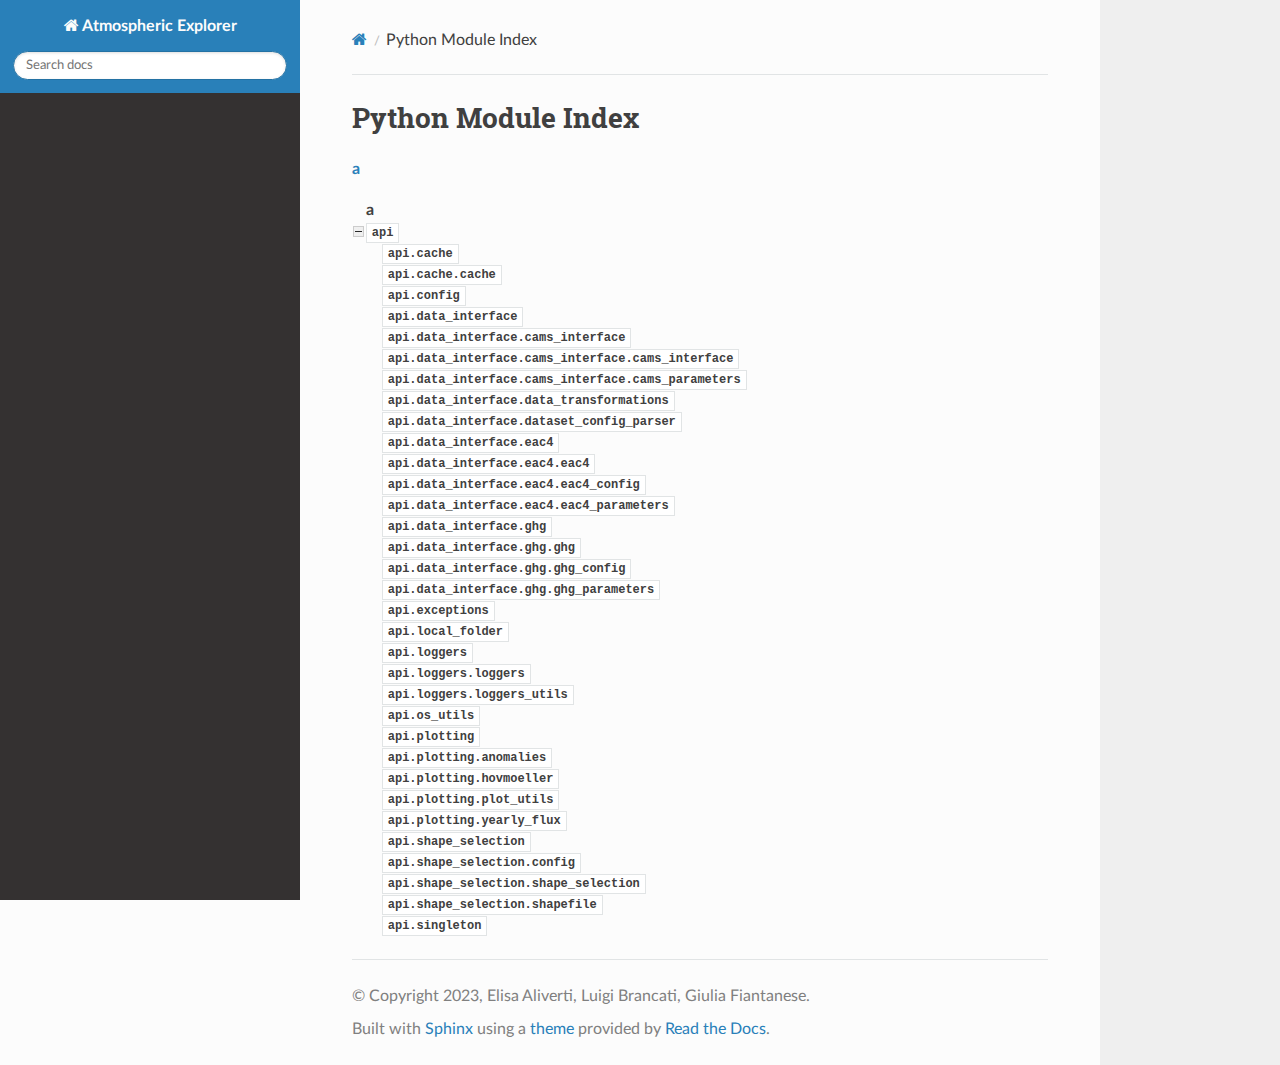
<file: documentation/doc_files/html/py-modindex.html>
<!DOCTYPE html>
<html class="writer-html5" lang="en" >
<head>
  <meta charset="utf-8" />
  <meta name="viewport" content="width=device-width, initial-scale=1.0" />
  <title>Python Module Index &mdash; Atmospheric Explorer 0.1.0.dev0 documentation</title>
      <link rel="stylesheet" href="_static/pygments.css" type="text/css" />
      <link rel="stylesheet" href="_static/css/theme.css" type="text/css" />
      <link rel="stylesheet" href="_static/custom.css" type="text/css" />
  <!--[if lt IE 9]>
    <script src="_static/js/html5shiv.min.js"></script>
  <![endif]-->
  
        <script src="_static/jquery.js?v=5d32c60e"></script>
        <script src="_static/_sphinx_javascript_frameworks_compat.js?v=2cd50e6c"></script>
        <script src="_static/documentation_options.js?v=965fac30"></script>
        <script src="_static/doctools.js?v=888ff710"></script>
        <script src="_static/sphinx_highlight.js?v=dc90522c"></script>
    <script src="_static/js/theme.js"></script>
    <link rel="index" title="Index" href="genindex.html" />
    <link rel="search" title="Search" href="search.html" />
 


</head>

<body class="wy-body-for-nav"> 
  <div class="wy-grid-for-nav">
    <nav data-toggle="wy-nav-shift" class="wy-nav-side">
      <div class="wy-side-scroll">
        <div class="wy-side-nav-search" >

          
          
          <a href="index.html" class="icon icon-home">
            Atmospheric Explorer
          </a>
<div role="search">
  <form id="rtd-search-form" class="wy-form" action="search.html" method="get">
    <input type="text" name="q" placeholder="Search docs" aria-label="Search docs" />
    <input type="hidden" name="check_keywords" value="yes" />
    <input type="hidden" name="area" value="default" />
  </form>
</div>
        </div><div class="wy-menu wy-menu-vertical" data-spy="affix" role="navigation" aria-label="Navigation menu">
              <!-- Local TOC -->
              <div class="local-toc"></div>
        </div>
      </div>
    </nav>

    <section data-toggle="wy-nav-shift" class="wy-nav-content-wrap"><nav class="wy-nav-top" aria-label="Mobile navigation menu" >
          <i data-toggle="wy-nav-top" class="fa fa-bars"></i>
          <a href="index.html">Atmospheric Explorer</a>
      </nav>

      <div class="wy-nav-content">
        <div class="rst-content">
          <div role="navigation" aria-label="Page navigation">
  <ul class="wy-breadcrumbs">
      <li><a href="index.html" class="icon icon-home" aria-label="Home"></a></li>
      <li class="breadcrumb-item active">Python Module Index</li>
      <li class="wy-breadcrumbs-aside">
      </li>
  </ul>
  <hr/>
</div>
          <div role="main" class="document" itemscope="itemscope" itemtype="http://schema.org/Article">
           <div itemprop="articleBody">
             

   <h1>Python Module Index</h1>

   <div class="modindex-jumpbox">
   <a href="#cap-a"><strong>a</strong></a>
   </div>

   <table class="indextable modindextable">
     <tr class="pcap"><td></td><td>&#160;</td><td></td></tr>
     <tr class="cap" id="cap-a"><td></td><td>
       <strong>a</strong></td><td></td></tr>
     <tr>
       <td><img src="_static/minus.png" class="toggler"
              id="toggle-1" style="display: none" alt="-" /></td>
       <td>
       <a href="api.html#module-api"><code class="xref">api</code></a></td><td>
       <em></em></td></tr>
     <tr class="cg-1">
       <td></td>
       <td>&#160;&#160;&#160;
       <a href="api.cache.html#module-api.cache"><code class="xref">api.cache</code></a></td><td>
       <em></em></td></tr>
     <tr class="cg-1">
       <td></td>
       <td>&#160;&#160;&#160;
       <a href="api.cache.html#module-api.cache.cache"><code class="xref">api.cache.cache</code></a></td><td>
       <em></em></td></tr>
     <tr class="cg-1">
       <td></td>
       <td>&#160;&#160;&#160;
       <a href="api.html#module-api.config"><code class="xref">api.config</code></a></td><td>
       <em></em></td></tr>
     <tr class="cg-1">
       <td></td>
       <td>&#160;&#160;&#160;
       <a href="api.data_interface.html#module-api.data_interface"><code class="xref">api.data_interface</code></a></td><td>
       <em></em></td></tr>
     <tr class="cg-1">
       <td></td>
       <td>&#160;&#160;&#160;
       <a href="api.data_interface.cams_interface.html#module-api.data_interface.cams_interface"><code class="xref">api.data_interface.cams_interface</code></a></td><td>
       <em></em></td></tr>
     <tr class="cg-1">
       <td></td>
       <td>&#160;&#160;&#160;
       <a href="api.data_interface.cams_interface.html#module-api.data_interface.cams_interface.cams_interface"><code class="xref">api.data_interface.cams_interface.cams_interface</code></a></td><td>
       <em></em></td></tr>
     <tr class="cg-1">
       <td></td>
       <td>&#160;&#160;&#160;
       <a href="api.data_interface.cams_interface.html#module-api.data_interface.cams_interface.cams_parameters"><code class="xref">api.data_interface.cams_interface.cams_parameters</code></a></td><td>
       <em></em></td></tr>
     <tr class="cg-1">
       <td></td>
       <td>&#160;&#160;&#160;
       <a href="api.data_interface.html#module-api.data_interface.data_transformations"><code class="xref">api.data_interface.data_transformations</code></a></td><td>
       <em></em></td></tr>
     <tr class="cg-1">
       <td></td>
       <td>&#160;&#160;&#160;
       <a href="api.data_interface.html#module-api.data_interface.dataset_config_parser"><code class="xref">api.data_interface.dataset_config_parser</code></a></td><td>
       <em></em></td></tr>
     <tr class="cg-1">
       <td></td>
       <td>&#160;&#160;&#160;
       <a href="api.data_interface.eac4.html#module-api.data_interface.eac4"><code class="xref">api.data_interface.eac4</code></a></td><td>
       <em></em></td></tr>
     <tr class="cg-1">
       <td></td>
       <td>&#160;&#160;&#160;
       <a href="api.data_interface.eac4.html#module-api.data_interface.eac4.eac4"><code class="xref">api.data_interface.eac4.eac4</code></a></td><td>
       <em></em></td></tr>
     <tr class="cg-1">
       <td></td>
       <td>&#160;&#160;&#160;
       <a href="api.data_interface.eac4.html#module-api.data_interface.eac4.eac4_config"><code class="xref">api.data_interface.eac4.eac4_config</code></a></td><td>
       <em></em></td></tr>
     <tr class="cg-1">
       <td></td>
       <td>&#160;&#160;&#160;
       <a href="api.data_interface.eac4.html#module-api.data_interface.eac4.eac4_parameters"><code class="xref">api.data_interface.eac4.eac4_parameters</code></a></td><td>
       <em></em></td></tr>
     <tr class="cg-1">
       <td></td>
       <td>&#160;&#160;&#160;
       <a href="api.data_interface.ghg.html#module-api.data_interface.ghg"><code class="xref">api.data_interface.ghg</code></a></td><td>
       <em></em></td></tr>
     <tr class="cg-1">
       <td></td>
       <td>&#160;&#160;&#160;
       <a href="api.data_interface.ghg.html#module-api.data_interface.ghg.ghg"><code class="xref">api.data_interface.ghg.ghg</code></a></td><td>
       <em></em></td></tr>
     <tr class="cg-1">
       <td></td>
       <td>&#160;&#160;&#160;
       <a href="api.data_interface.ghg.html#module-api.data_interface.ghg.ghg_config"><code class="xref">api.data_interface.ghg.ghg_config</code></a></td><td>
       <em></em></td></tr>
     <tr class="cg-1">
       <td></td>
       <td>&#160;&#160;&#160;
       <a href="api.data_interface.ghg.html#module-api.data_interface.ghg.ghg_parameters"><code class="xref">api.data_interface.ghg.ghg_parameters</code></a></td><td>
       <em></em></td></tr>
     <tr class="cg-1">
       <td></td>
       <td>&#160;&#160;&#160;
       <a href="api.html#module-api.exceptions"><code class="xref">api.exceptions</code></a></td><td>
       <em></em></td></tr>
     <tr class="cg-1">
       <td></td>
       <td>&#160;&#160;&#160;
       <a href="api.html#module-api.local_folder"><code class="xref">api.local_folder</code></a></td><td>
       <em></em></td></tr>
     <tr class="cg-1">
       <td></td>
       <td>&#160;&#160;&#160;
       <a href="api.loggers.html#module-api.loggers"><code class="xref">api.loggers</code></a></td><td>
       <em></em></td></tr>
     <tr class="cg-1">
       <td></td>
       <td>&#160;&#160;&#160;
       <a href="api.loggers.html#module-api.loggers.loggers"><code class="xref">api.loggers.loggers</code></a></td><td>
       <em></em></td></tr>
     <tr class="cg-1">
       <td></td>
       <td>&#160;&#160;&#160;
       <a href="api.loggers.html#module-api.loggers.loggers_utils"><code class="xref">api.loggers.loggers_utils</code></a></td><td>
       <em></em></td></tr>
     <tr class="cg-1">
       <td></td>
       <td>&#160;&#160;&#160;
       <a href="api.html#module-api.os_utils"><code class="xref">api.os_utils</code></a></td><td>
       <em></em></td></tr>
     <tr class="cg-1">
       <td></td>
       <td>&#160;&#160;&#160;
       <a href="api.plotting.html#module-api.plotting"><code class="xref">api.plotting</code></a></td><td>
       <em></em></td></tr>
     <tr class="cg-1">
       <td></td>
       <td>&#160;&#160;&#160;
       <a href="api.plotting.html#module-api.plotting.anomalies"><code class="xref">api.plotting.anomalies</code></a></td><td>
       <em></em></td></tr>
     <tr class="cg-1">
       <td></td>
       <td>&#160;&#160;&#160;
       <a href="api.plotting.html#module-api.plotting.hovmoeller"><code class="xref">api.plotting.hovmoeller</code></a></td><td>
       <em></em></td></tr>
     <tr class="cg-1">
       <td></td>
       <td>&#160;&#160;&#160;
       <a href="api.plotting.html#module-api.plotting.plot_utils"><code class="xref">api.plotting.plot_utils</code></a></td><td>
       <em></em></td></tr>
     <tr class="cg-1">
       <td></td>
       <td>&#160;&#160;&#160;
       <a href="api.plotting.html#module-api.plotting.yearly_flux"><code class="xref">api.plotting.yearly_flux</code></a></td><td>
       <em></em></td></tr>
     <tr class="cg-1">
       <td></td>
       <td>&#160;&#160;&#160;
       <a href="api.shape_selection.html#module-api.shape_selection"><code class="xref">api.shape_selection</code></a></td><td>
       <em></em></td></tr>
     <tr class="cg-1">
       <td></td>
       <td>&#160;&#160;&#160;
       <a href="api.shape_selection.html#module-api.shape_selection.config"><code class="xref">api.shape_selection.config</code></a></td><td>
       <em></em></td></tr>
     <tr class="cg-1">
       <td></td>
       <td>&#160;&#160;&#160;
       <a href="api.shape_selection.html#module-api.shape_selection.shape_selection"><code class="xref">api.shape_selection.shape_selection</code></a></td><td>
       <em></em></td></tr>
     <tr class="cg-1">
       <td></td>
       <td>&#160;&#160;&#160;
       <a href="api.shape_selection.html#module-api.shape_selection.shapefile"><code class="xref">api.shape_selection.shapefile</code></a></td><td>
       <em></em></td></tr>
     <tr class="cg-1">
       <td></td>
       <td>&#160;&#160;&#160;
       <a href="api.html#module-api.singleton"><code class="xref">api.singleton</code></a></td><td>
       <em></em></td></tr>
   </table>


           </div>
          </div>
          <footer>

  <hr/>

  <div role="contentinfo">
    <p>&#169; Copyright 2023, Elisa Aliverti, Luigi Brancati, Giulia Fiantanese.</p>
  </div>

  Built with <a href="https://www.sphinx-doc.org/">Sphinx</a> using a
    <a href="https://github.com/readthedocs/sphinx_rtd_theme">theme</a>
    provided by <a href="https://readthedocs.org">Read the Docs</a>.
   

</footer>
        </div>
      </div>
    </section>
  </div>
  <script>
      jQuery(function () {
          SphinxRtdTheme.Navigation.enable(true);
      });
  </script> 

</body>
</html>
</file>
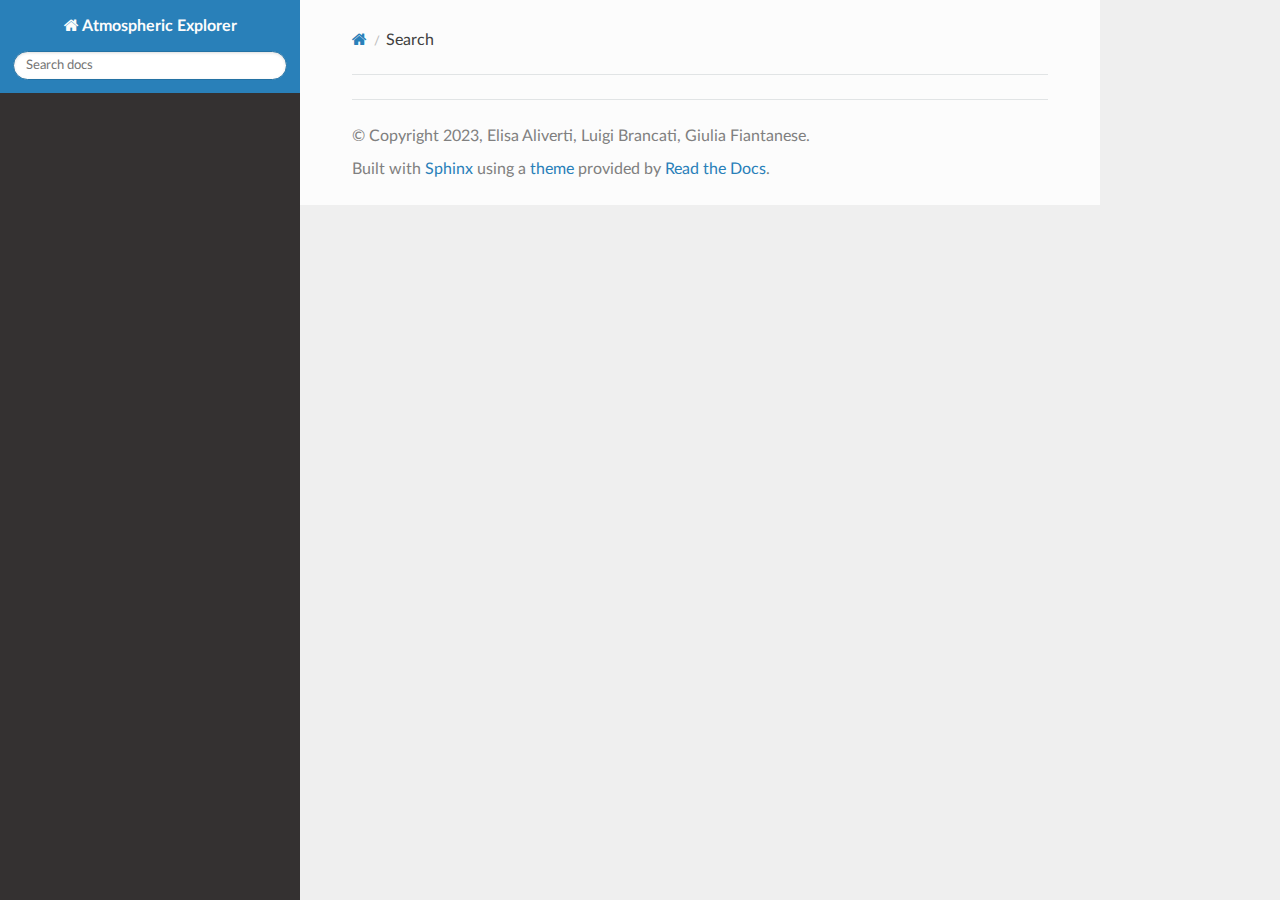
<file: documentation/doc_files/html/search.html>
<!DOCTYPE html>
<html class="writer-html5" lang="en" >
<head>
  <meta charset="utf-8" />
  <meta name="viewport" content="width=device-width, initial-scale=1.0" />
  <title>Search &mdash; Atmospheric Explorer 0.1.0.dev0 documentation</title>
      <link rel="stylesheet" href="_static/pygments.css" type="text/css" />
      <link rel="stylesheet" href="_static/css/theme.css" type="text/css" />
      <link rel="stylesheet" href="_static/custom.css" type="text/css" />
    
  <!--[if lt IE 9]>
    <script src="_static/js/html5shiv.min.js"></script>
  <![endif]-->
  
        <script src="_static/jquery.js?v=5d32c60e"></script>
        <script src="_static/_sphinx_javascript_frameworks_compat.js?v=2cd50e6c"></script>
        <script src="_static/documentation_options.js?v=965fac30"></script>
        <script src="_static/doctools.js?v=888ff710"></script>
        <script src="_static/sphinx_highlight.js?v=dc90522c"></script>
    <script src="_static/js/theme.js"></script>
    <script src="_static/searchtools.js"></script>
    <script src="_static/language_data.js"></script>
    <link rel="index" title="Index" href="genindex.html" />
    <link rel="search" title="Search" href="#" /> 
</head>

<body class="wy-body-for-nav"> 
  <div class="wy-grid-for-nav">
    <nav data-toggle="wy-nav-shift" class="wy-nav-side">
      <div class="wy-side-scroll">
        <div class="wy-side-nav-search" >

          
          
          <a href="index.html" class="icon icon-home">
            Atmospheric Explorer
          </a>
<div role="search">
  <form id="rtd-search-form" class="wy-form" action="#" method="get">
    <input type="text" name="q" placeholder="Search docs" aria-label="Search docs" />
    <input type="hidden" name="check_keywords" value="yes" />
    <input type="hidden" name="area" value="default" />
  </form>
</div>
        </div><div class="wy-menu wy-menu-vertical" data-spy="affix" role="navigation" aria-label="Navigation menu">
              <!-- Local TOC -->
              <div class="local-toc"></div>
        </div>
      </div>
    </nav>

    <section data-toggle="wy-nav-shift" class="wy-nav-content-wrap"><nav class="wy-nav-top" aria-label="Mobile navigation menu" >
          <i data-toggle="wy-nav-top" class="fa fa-bars"></i>
          <a href="index.html">Atmospheric Explorer</a>
      </nav>

      <div class="wy-nav-content">
        <div class="rst-content">
          <div role="navigation" aria-label="Page navigation">
  <ul class="wy-breadcrumbs">
      <li><a href="index.html" class="icon icon-home" aria-label="Home"></a></li>
      <li class="breadcrumb-item active">Search</li>
      <li class="wy-breadcrumbs-aside">
      </li>
  </ul>
  <hr/>
</div>
          <div role="main" class="document" itemscope="itemscope" itemtype="http://schema.org/Article">
           <div itemprop="articleBody">
             
  <noscript>
  <div id="fallback" class="admonition warning">
    <p class="last">
      Please activate JavaScript to enable the search functionality.
    </p>
  </div>
  </noscript>

  
  <div id="search-results">
  
  </div>

           </div>
          </div>
          <footer>

  <hr/>

  <div role="contentinfo">
    <p>&#169; Copyright 2023, Elisa Aliverti, Luigi Brancati, Giulia Fiantanese.</p>
  </div>

  Built with <a href="https://www.sphinx-doc.org/">Sphinx</a> using a
    <a href="https://github.com/readthedocs/sphinx_rtd_theme">theme</a>
    provided by <a href="https://readthedocs.org">Read the Docs</a>.
   

</footer>
        </div>
      </div>
    </section>
  </div>
  <script>
      jQuery(function () {
          SphinxRtdTheme.Navigation.enable(true);
      });
  </script>
  <script>
    jQuery(function() { Search.loadIndex("searchindex.js"); });
  </script>
  
  <script id="searchindexloader"></script>
   


</body>
</html>
</file>
<file: documentation/doc_files/html/_static/pygments.css>
pre { line-height: 125%; }
td.linenos .normal { color: inherit; background-color: transparent; padding-left: 5px; padding-right: 5px; }
span.linenos { color: inherit; background-color: transparent; padding-left: 5px; padding-right: 5px; }
td.linenos .special { color: #000000; background-color: #ffffc0; padding-left: 5px; padding-right: 5px; }
span.linenos.special { color: #000000; background-color: #ffffc0; padding-left: 5px; padding-right: 5px; }
.highlight .hll { background-color: #ffffcc }
.highlight { background: #f8f8f8; }
.highlight .c { color: #3D7B7B; font-style: italic } /* Comment */
.highlight .err { border: 1px solid #FF0000 } /* Error */
.highlight .k { color: #008000; font-weight: bold } /* Keyword */
.highlight .o { color: #666666 } /* Operator */
.highlight .ch { color: #3D7B7B; font-style: italic } /* Comment.Hashbang */
.highlight .cm { color: #3D7B7B; font-style: italic } /* Comment.Multiline */
.highlight .cp { color: #9C6500 } /* Comment.Preproc */
.highlight .cpf { color: #3D7B7B; font-style: italic } /* Comment.PreprocFile */
.highlight .c1 { color: #3D7B7B; font-style: italic } /* Comment.Single */
.highlight .cs { color: #3D7B7B; font-style: italic } /* Comment.Special */
.highlight .gd { color: #A00000 } /* Generic.Deleted */
.highlight .ge { font-style: italic } /* Generic.Emph */
.highlight .ges { font-weight: bold; font-style: italic } /* Generic.EmphStrong */
.highlight .gr { color: #E40000 } /* Generic.Error */
.highlight .gh { color: #000080; font-weight: bold } /* Generic.Heading */
.highlight .gi { color: #008400 } /* Generic.Inserted */
.highlight .go { color: #717171 } /* Generic.Output */
.highlight .gp { color: #000080; font-weight: bold } /* Generic.Prompt */
.highlight .gs { font-weight: bold } /* Generic.Strong */
.highlight .gu { color: #800080; font-weight: bold } /* Generic.Subheading */
.highlight .gt { color: #0044DD } /* Generic.Traceback */
.highlight .kc { color: #008000; font-weight: bold } /* Keyword.Constant */
.highlight .kd { color: #008000; font-weight: bold } /* Keyword.Declaration */
.highlight .kn { color: #008000; font-weight: bold } /* Keyword.Namespace */
.highlight .kp { color: #008000 } /* Keyword.Pseudo */
.highlight .kr { color: #008000; font-weight: bold } /* Keyword.Reserved */
.highlight .kt { color: #B00040 } /* Keyword.Type */
.highlight .m { color: #666666 } /* Literal.Number */
.highlight .s { color: #BA2121 } /* Literal.String */
.highlight .na { color: #687822 } /* Name.Attribute */
.highlight .nb { color: #008000 } /* Name.Builtin */
.highlight .nc { color: #0000FF; font-weight: bold } /* Name.Class */
.highlight .no { color: #880000 } /* Name.Constant */
.highlight .nd { color: #AA22FF } /* Name.Decorator */
.highlight .ni { color: #717171; font-weight: bold } /* Name.Entity */
.highlight .ne { color: #CB3F38; font-weight: bold } /* Name.Exception */
.highlight .nf { color: #0000FF } /* Name.Function */
.highlight .nl { color: #767600 } /* Name.Label */
.highlight .nn { color: #0000FF; font-weight: bold } /* Name.Namespace */
.highlight .nt { color: #008000; font-weight: bold } /* Name.Tag */
.highlight .nv { color: #19177C } /* Name.Variable */
.highlight .ow { color: #AA22FF; font-weight: bold } /* Operator.Word */
.highlight .w { color: #bbbbbb } /* Text.Whitespace */
.highlight .mb { color: #666666 } /* Literal.Number.Bin */
.highlight .mf { color: #666666 } /* Literal.Number.Float */
.highlight .mh { color: #666666 } /* Literal.Number.Hex */
.highlight .mi { color: #666666 } /* Literal.Number.Integer */
.highlight .mo { color: #666666 } /* Literal.Number.Oct */
.highlight .sa { color: #BA2121 } /* Literal.String.Affix */
.highlight .sb { color: #BA2121 } /* Literal.String.Backtick */
.highlight .sc { color: #BA2121 } /* Literal.String.Char */
.highlight .dl { color: #BA2121 } /* Literal.String.Delimiter */
.highlight .sd { color: #BA2121; font-style: italic } /* Literal.String.Doc */
.highlight .s2 { color: #BA2121 } /* Literal.String.Double */
.highlight .se { color: #AA5D1F; font-weight: bold } /* Literal.String.Escape */
.highlight .sh { color: #BA2121 } /* Literal.String.Heredoc */
.highlight .si { color: #A45A77; font-weight: bold } /* Literal.String.Interpol */
.highlight .sx { color: #008000 } /* Literal.String.Other */
.highlight .sr { color: #A45A77 } /* Literal.String.Regex */
.highlight .s1 { color: #BA2121 } /* Literal.String.Single */
.highlight .ss { color: #19177C } /* Literal.String.Symbol */
.highlight .bp { color: #008000 } /* Name.Builtin.Pseudo */
.highlight .fm { color: #0000FF } /* Name.Function.Magic */
.highlight .vc { color: #19177C } /* Name.Variable.Class */
.highlight .vg { color: #19177C } /* Name.Variable.Global */
.highlight .vi { color: #19177C } /* Name.Variable.Instance */
.highlight .vm { color: #19177C } /* Name.Variable.Magic */
.highlight .il { color: #666666 } /* Literal.Number.Integer.Long */
</file>
<file: documentation/doc_files/html/_static/css/theme.css>
html{box-sizing:border-box}*,:after,:before{box-sizing:inherit}article,aside,details,figcaption,figure,footer,header,hgroup,nav,section{display:block}audio,canvas,video{display:inline-block;*display:inline;*zoom:1}[hidden],audio:not([controls]){display:none}*{-webkit-box-sizing:border-box;-moz-box-sizing:border-box;box-sizing:border-box}html{font-size:100%;-webkit-text-size-adjust:100%;-ms-text-size-adjust:100%}body{margin:0}a:active,a:hover{outline:0}abbr[title]{border-bottom:1px dotted}b,strong{font-weight:700}blockquote{margin:0}dfn{font-style:italic}ins{background:#ff9;text-decoration:none}ins,mark{color:#000}mark{background:#ff0;font-style:italic;font-weight:700}.rst-content code,.rst-content tt,code,kbd,pre,samp{font-family:monospace,serif;_font-family:courier new,monospace;font-size:1em}pre{white-space:pre}q{quotes:none}q:after,q:before{content:"";content:none}small{font-size:85%}sub,sup{font-size:75%;line-height:0;position:relative;vertical-align:baseline}sup{top:-.5em}sub{bottom:-.25em}dl,ol,ul{margin:0;padding:0;list-style:none;list-style-image:none}li{list-style:none}dd{margin:0}img{border:0;-ms-interpolation-mode:bicubic;vertical-align:middle;max-width:100%}svg:not(:root){overflow:hidden}figure,form{margin:0}label{cursor:pointer}button,input,select,textarea{font-size:100%;margin:0;vertical-align:baseline;*vertical-align:middle}button,input{line-height:normal}button,input[type=button],input[type=reset],input[type=submit]{cursor:pointer;-webkit-appearance:button;*overflow:visible}button[disabled],input[disabled]{cursor:default}input[type=search]{-webkit-appearance:textfield;-moz-box-sizing:content-box;-webkit-box-sizing:content-box;box-sizing:content-box}textarea{resize:vertical}table{border-collapse:collapse;border-spacing:0}td{vertical-align:top}.chromeframe{margin:.2em 0;background:#ccc;color:#000;padding:.2em 0}.ir{display:block;border:0;text-indent:-999em;overflow:hidden;background-color:transparent;background-repeat:no-repeat;text-align:left;direction:ltr;*line-height:0}.ir br{display:none}.hidden{display:none!important;visibility:hidden}.visuallyhidden{border:0;clip:rect(0 0 0 0);height:1px;margin:-1px;overflow:hidden;padding:0;position:absolute;width:1px}.visuallyhidden.focusable:active,.visuallyhidden.focusable:focus{clip:auto;height:auto;margin:0;overflow:visible;position:static;width:auto}.invisible{visibility:hidden}.relative{position:relative}big,small{font-size:100%}@media print{body,html,section{background:none!important}*{box-shadow:none!important;text-shadow:none!important;filter:none!important;-ms-filter:none!important}a,a:visited{text-decoration:underline}.ir a:after,a[href^="#"]:after,a[href^="javascript:"]:after{content:""}blockquote,pre{page-break-inside:avoid}thead{display:table-header-group}img,tr{page-break-inside:avoid}img{max-width:100%!important}@page{margin:.5cm}.rst-content .toctree-wrapper>p.caption,h2,h3,p{orphans:3;widows:3}.rst-content .toctree-wrapper>p.caption,h2,h3{page-break-after:avoid}}.btn,.fa:before,.icon:before,.rst-content .admonition,.rst-content .admonition-title:before,.rst-content .admonition-todo,.rst-content .attention,.rst-content .caution,.rst-content .code-block-caption .headerlink:before,.rst-content .danger,.rst-content .eqno .headerlink:before,.rst-content .error,.rst-content .hint,.rst-content .important,.rst-content .note,.rst-content .seealso,.rst-content .tip,.rst-content .warning,.rst-content code.download span:first-child:before,.rst-content dl dt .headerlink:before,.rst-content h1 .headerlink:before,.rst-content h2 .headerlink:before,.rst-content h3 .headerlink:before,.rst-content h4 .headerlink:before,.rst-content h5 .headerlink:before,.rst-content h6 .headerlink:before,.rst-content p.caption .headerlink:before,.rst-content p .headerlink:before,.rst-content table>caption .headerlink:before,.rst-content tt.download span:first-child:before,.wy-alert,.wy-dropdown .caret:before,.wy-inline-validate.wy-inline-validate-danger .wy-input-context:before,.wy-inline-validate.wy-inline-validate-info .wy-input-context:before,.wy-inline-validate.wy-inline-validate-success .wy-input-context:before,.wy-inline-validate.wy-inline-validate-warning .wy-input-context:before,.wy-menu-vertical li.current>a button.toctree-expand:before,.wy-menu-vertical li.on a button.toctree-expand:before,.wy-menu-vertical li button.toctree-expand:before,input[type=color],input[type=date],input[type=datetime-local],input[type=datetime],input[type=email],input[type=month],input[type=number],input[type=password],input[type=search],input[type=tel],input[type=text],input[type=time],input[type=url],input[type=week],select,textarea{-webkit-font-smoothing:antialiased}.clearfix{*zoom:1}.clearfix:after,.clearfix:before{display:table;content:""}.clearfix:after{clear:both}/*!
 *  Font Awesome 4.7.0 by @davegandy - http://fontawesome.io - @fontawesome
 *  License - http://fontawesome.io/license (Font: SIL OFL 1.1, CSS: MIT License)
 */@font-face{font-family:FontAwesome;src:url(fonts/fontawesome-webfont.eot?674f50d287a8c48dc19ba404d20fe713);src:url(fonts/fontawesome-webfont.eot?674f50d287a8c48dc19ba404d20fe713?#iefix&v=4.7.0) format("embedded-opentype"),url(fonts/fontawesome-webfont.woff2?af7ae505a9eed503f8b8e6982036873e) format("woff2"),url(fonts/fontawesome-webfont.woff?fee66e712a8a08eef5805a46892932ad) format("woff"),url(fonts/fontawesome-webfont.ttf?b06871f281fee6b241d60582ae9369b9) format("truetype"),url(fonts/fontawesome-webfont.svg?912ec66d7572ff821749319396470bde#fontawesomeregular) format("svg");font-weight:400;font-style:normal}.fa,.icon,.rst-content .admonition-title,.rst-content .code-block-caption .headerlink,.rst-content .eqno .headerlink,.rst-content code.download span:first-child,.rst-content dl dt .headerlink,.rst-content h1 .headerlink,.rst-content h2 .headerlink,.rst-content h3 .headerlink,.rst-content h4 .headerlink,.rst-content h5 .headerlink,.rst-content h6 .headerlink,.rst-content p.caption .headerlink,.rst-content p .headerlink,.rst-content table>caption .headerlink,.rst-content tt.download span:first-child,.wy-menu-vertical li.current>a button.toctree-expand,.wy-menu-vertical li.on a button.toctree-expand,.wy-menu-vertical li button.toctree-expand{display:inline-block;font:normal normal normal 14px/1 FontAwesome;font-size:inherit;text-rendering:auto;-webkit-font-smoothing:antialiased;-moz-osx-font-smoothing:grayscale}.fa-lg{font-size:1.33333em;line-height:.75em;vertical-align:-15%}.fa-2x{font-size:2em}.fa-3x{font-size:3em}.fa-4x{font-size:4em}.fa-5x{font-size:5em}.fa-fw{width:1.28571em;text-align:center}.fa-ul{padding-left:0;margin-left:2.14286em;list-style-type:none}.fa-ul>li{position:relative}.fa-li{position:absolute;left:-2.14286em;width:2.14286em;top:.14286em;text-align:center}.fa-li.fa-lg{left:-1.85714em}.fa-border{padding:.2em .25em .15em;border:.08em solid #eee;border-radius:.1em}.fa-pull-left{float:left}.fa-pull-right{float:right}.fa-pull-left.icon,.fa.fa-pull-left,.rst-content .code-block-caption .fa-pull-left.headerlink,.rst-content .eqno .fa-pull-left.headerlink,.rst-content .fa-pull-left.admonition-title,.rst-content code.download span.fa-pull-left:first-child,.rst-content dl dt .fa-pull-left.headerlink,.rst-content h1 .fa-pull-left.headerlink,.rst-content h2 .fa-pull-left.headerlink,.rst-content h3 .fa-pull-left.headerlink,.rst-content h4 .fa-pull-left.headerlink,.rst-content h5 .fa-pull-left.headerlink,.rst-content h6 .fa-pull-left.headerlink,.rst-content p .fa-pull-left.headerlink,.rst-content table>caption .fa-pull-left.headerlink,.rst-content tt.download span.fa-pull-left:first-child,.wy-menu-vertical li.current>a button.fa-pull-left.toctree-expand,.wy-menu-vertical li.on a button.fa-pull-left.toctree-expand,.wy-menu-vertical li button.fa-pull-left.toctree-expand{margin-right:.3em}.fa-pull-right.icon,.fa.fa-pull-right,.rst-content .code-block-caption .fa-pull-right.headerlink,.rst-content .eqno .fa-pull-right.headerlink,.rst-content .fa-pull-right.admonition-title,.rst-content code.download span.fa-pull-right:first-child,.rst-content dl dt .fa-pull-right.headerlink,.rst-content h1 .fa-pull-right.headerlink,.rst-content h2 .fa-pull-right.headerlink,.rst-content h3 .fa-pull-right.headerlink,.rst-content h4 .fa-pull-right.headerlink,.rst-content h5 .fa-pull-right.headerlink,.rst-content h6 .fa-pull-right.headerlink,.rst-content p .fa-pull-right.headerlink,.rst-content table>caption .fa-pull-right.headerlink,.rst-content tt.download span.fa-pull-right:first-child,.wy-menu-vertical li.current>a button.fa-pull-right.toctree-expand,.wy-menu-vertical li.on a button.fa-pull-right.toctree-expand,.wy-menu-vertical li button.fa-pull-right.toctree-expand{margin-left:.3em}.pull-right{float:right}.pull-left{float:left}.fa.pull-left,.pull-left.icon,.rst-content .code-block-caption .pull-left.headerlink,.rst-content .eqno .pull-left.headerlink,.rst-content .pull-left.admonition-title,.rst-content code.download span.pull-left:first-child,.rst-content dl dt .pull-left.headerlink,.rst-content h1 .pull-left.headerlink,.rst-content h2 .pull-left.headerlink,.rst-content h3 .pull-left.headerlink,.rst-content h4 .pull-left.headerlink,.rst-content h5 .pull-left.headerlink,.rst-content h6 .pull-left.headerlink,.rst-content p .pull-left.headerlink,.rst-content table>caption .pull-left.headerlink,.rst-content tt.download span.pull-left:first-child,.wy-menu-vertical li.current>a button.pull-left.toctree-expand,.wy-menu-vertical li.on a button.pull-left.toctree-expand,.wy-menu-vertical li button.pull-left.toctree-expand{margin-right:.3em}.fa.pull-right,.pull-right.icon,.rst-content .code-block-caption .pull-right.headerlink,.rst-content .eqno .pull-right.headerlink,.rst-content .pull-right.admonition-title,.rst-content code.download span.pull-right:first-child,.rst-content dl dt .pull-right.headerlink,.rst-content h1 .pull-right.headerlink,.rst-content h2 .pull-right.headerlink,.rst-content h3 .pull-right.headerlink,.rst-content h4 .pull-right.headerlink,.rst-content h5 .pull-right.headerlink,.rst-content h6 .pull-right.headerlink,.rst-content p .pull-right.headerlink,.rst-content table>caption .pull-right.headerlink,.rst-content tt.download span.pull-right:first-child,.wy-menu-vertical li.current>a button.pull-right.toctree-expand,.wy-menu-vertical li.on a button.pull-right.toctree-expand,.wy-menu-vertical li button.pull-right.toctree-expand{margin-left:.3em}.fa-spin{-webkit-animation:fa-spin 2s linear infinite;animation:fa-spin 2s linear infinite}.fa-pulse{-webkit-animation:fa-spin 1s steps(8) infinite;animation:fa-spin 1s steps(8) infinite}@-webkit-keyframes fa-spin{0%{-webkit-transform:rotate(0deg);transform:rotate(0deg)}to{-webkit-transform:rotate(359deg);transform:rotate(359deg)}}@keyframes fa-spin{0%{-webkit-transform:rotate(0deg);transform:rotate(0deg)}to{-webkit-transform:rotate(359deg);transform:rotate(359deg)}}.fa-rotate-90{-ms-filter:"progid:DXImageTransform.Microsoft.BasicImage(rotation=1)";-webkit-transform:rotate(90deg);-ms-transform:rotate(90deg);transform:rotate(90deg)}.fa-rotate-180{-ms-filter:"progid:DXImageTransform.Microsoft.BasicImage(rotation=2)";-webkit-transform:rotate(180deg);-ms-transform:rotate(180deg);transform:rotate(180deg)}.fa-rotate-270{-ms-filter:"progid:DXImageTransform.Microsoft.BasicImage(rotation=3)";-webkit-transform:rotate(270deg);-ms-transform:rotate(270deg);transform:rotate(270deg)}.fa-flip-horizontal{-ms-filter:"progid:DXImageTransform.Microsoft.BasicImage(rotation=0, mirror=1)";-webkit-transform:scaleX(-1);-ms-transform:scaleX(-1);transform:scaleX(-1)}.fa-flip-vertical{-ms-filter:"progid:DXImageTransform.Microsoft.BasicImage(rotation=2, mirror=1)";-webkit-transform:scaleY(-1);-ms-transform:scaleY(-1);transform:scaleY(-1)}:root .fa-flip-horizontal,:root .fa-flip-vertical,:root .fa-rotate-90,:root .fa-rotate-180,:root .fa-rotate-270{filter:none}.fa-stack{position:relative;display:inline-block;width:2em;height:2em;line-height:2em;vertical-align:middle}.fa-stack-1x,.fa-stack-2x{position:absolute;left:0;width:100%;text-align:center}.fa-stack-1x{line-height:inherit}.fa-stack-2x{font-size:2em}.fa-inverse{color:#fff}.fa-glass:before{content:""}.fa-music:before{content:""}.fa-search:before,.icon-search:before{content:""}.fa-envelope-o:before{content:""}.fa-heart:before{content:""}.fa-star:before{content:""}.fa-star-o:before{content:""}.fa-user:before{content:""}.fa-film:before{content:""}.fa-th-large:before{content:""}.fa-th:before{content:""}.fa-th-list:before{content:""}.fa-check:before{content:""}.fa-close:before,.fa-remove:before,.fa-times:before{content:""}.fa-search-plus:before{content:""}.fa-search-minus:before{content:""}.fa-power-off:before{content:""}.fa-signal:before{content:""}.fa-cog:before,.fa-gear:before{content:""}.fa-trash-o:before{content:""}.fa-home:before,.icon-home:before{content:""}.fa-file-o:before{content:""}.fa-clock-o:before{content:""}.fa-road:before{content:""}.fa-download:before,.rst-content code.download span:first-child:before,.rst-content tt.download span:first-child:before{content:""}.fa-arrow-circle-o-down:before{content:""}.fa-arrow-circle-o-up:before{content:""}.fa-inbox:before{content:""}.fa-play-circle-o:before{content:""}.fa-repeat:before,.fa-rotate-right:before{content:""}.fa-refresh:before{content:""}.fa-list-alt:before{content:""}.fa-lock:before{content:""}.fa-flag:before{content:""}.fa-headphones:before{content:""}.fa-volume-off:before{content:""}.fa-volume-down:before{content:""}.fa-volume-up:before{content:""}.fa-qrcode:before{content:""}.fa-barcode:before{content:""}.fa-tag:before{content:""}.fa-tags:before{content:""}.fa-book:before,.icon-book:before{content:""}.fa-bookmark:before{content:""}.fa-print:before{content:""}.fa-camera:before{content:""}.fa-font:before{content:""}.fa-bold:before{content:""}.fa-italic:before{content:""}.fa-text-height:before{content:""}.fa-text-width:before{content:""}.fa-align-left:before{content:""}.fa-align-center:before{content:""}.fa-align-right:before{content:""}.fa-align-justify:before{content:""}.fa-list:before{content:""}.fa-dedent:before,.fa-outdent:before{content:""}.fa-indent:before{content:""}.fa-video-camera:before{content:""}.fa-image:before,.fa-photo:before,.fa-picture-o:before{content:""}.fa-pencil:before{content:""}.fa-map-marker:before{content:""}.fa-adjust:before{content:""}.fa-tint:before{content:""}.fa-edit:before,.fa-pencil-square-o:before{content:""}.fa-share-square-o:before{content:""}.fa-check-square-o:before{content:""}.fa-arrows:before{content:""}.fa-step-backward:before{content:""}.fa-fast-backward:before{content:""}.fa-backward:before{content:""}.fa-play:before{content:""}.fa-pause:before{content:""}.fa-stop:before{content:""}.fa-forward:before{content:""}.fa-fast-forward:before{content:""}.fa-step-forward:before{content:""}.fa-eject:before{content:""}.fa-chevron-left:before{content:""}.fa-chevron-right:before{content:""}.fa-plus-circle:before{content:""}.fa-minus-circle:before{content:""}.fa-times-circle:before,.wy-inline-validate.wy-inline-validate-danger .wy-input-context:before{content:""}.fa-check-circle:before,.wy-inline-validate.wy-inline-validate-success .wy-input-context:before{content:""}.fa-question-circle:before{content:""}.fa-info-circle:before{content:""}.fa-crosshairs:before{content:""}.fa-times-circle-o:before{content:""}.fa-check-circle-o:before{content:""}.fa-ban:before{content:""}.fa-arrow-left:before{content:""}.fa-arrow-right:before{content:""}.fa-arrow-up:before{content:""}.fa-arrow-down:before{content:""}.fa-mail-forward:before,.fa-share:before{content:""}.fa-expand:before{content:""}.fa-compress:before{content:""}.fa-plus:before{content:""}.fa-minus:before{content:""}.fa-asterisk:before{content:""}.fa-exclamation-circle:before,.rst-content .admonition-title:before,.wy-inline-validate.wy-inline-validate-info .wy-input-context:before,.wy-inline-validate.wy-inline-validate-warning .wy-input-context:before{content:""}.fa-gift:before{content:""}.fa-leaf:before{content:""}.fa-fire:before,.icon-fire:before{content:""}.fa-eye:before{content:""}.fa-eye-slash:before{content:""}.fa-exclamation-triangle:before,.fa-warning:before{content:""}.fa-plane:before{content:""}.fa-calendar:before{content:""}.fa-random:before{content:""}.fa-comment:before{content:""}.fa-magnet:before{content:""}.fa-chevron-up:before{content:""}.fa-chevron-down:before{content:""}.fa-retweet:before{content:""}.fa-shopping-cart:before{content:""}.fa-folder:before{content:""}.fa-folder-open:before{content:""}.fa-arrows-v:before{content:""}.fa-arrows-h:before{content:""}.fa-bar-chart-o:before,.fa-bar-chart:before{content:""}.fa-twitter-square:before{content:""}.fa-facebook-square:before{content:""}.fa-camera-retro:before{content:""}.fa-key:before{content:""}.fa-cogs:before,.fa-gears:before{content:""}.fa-comments:before{content:""}.fa-thumbs-o-up:before{content:""}.fa-thumbs-o-down:before{content:""}.fa-star-half:before{content:""}.fa-heart-o:before{content:""}.fa-sign-out:before{content:""}.fa-linkedin-square:before{content:""}.fa-thumb-tack:before{content:""}.fa-external-link:before{content:""}.fa-sign-in:before{content:""}.fa-trophy:before{content:""}.fa-github-square:before{content:""}.fa-upload:before{content:""}.fa-lemon-o:before{content:""}.fa-phone:before{content:""}.fa-square-o:before{content:""}.fa-bookmark-o:before{content:""}.fa-phone-square:before{content:""}.fa-twitter:before{content:""}.fa-facebook-f:before,.fa-facebook:before{content:""}.fa-github:before,.icon-github:before{content:""}.fa-unlock:before{content:""}.fa-credit-card:before{content:""}.fa-feed:before,.fa-rss:before{content:""}.fa-hdd-o:before{content:""}.fa-bullhorn:before{content:""}.fa-bell:before{content:""}.fa-certificate:before{content:""}.fa-hand-o-right:before{content:""}.fa-hand-o-left:before{content:""}.fa-hand-o-up:before{content:""}.fa-hand-o-down:before{content:""}.fa-arrow-circle-left:before,.icon-circle-arrow-left:before{content:""}.fa-arrow-circle-right:before,.icon-circle-arrow-right:before{content:""}.fa-arrow-circle-up:before{content:""}.fa-arrow-circle-down:before{content:""}.fa-globe:before{content:""}.fa-wrench:before{content:""}.fa-tasks:before{content:""}.fa-filter:before{content:""}.fa-briefcase:before{content:""}.fa-arrows-alt:before{content:""}.fa-group:before,.fa-users:before{content:""}.fa-chain:before,.fa-link:before,.icon-link:before{content:""}.fa-cloud:before{content:""}.fa-flask:before{content:""}.fa-cut:before,.fa-scissors:before{content:""}.fa-copy:before,.fa-files-o:before{content:""}.fa-paperclip:before{content:""}.fa-floppy-o:before,.fa-save:before{content:""}.fa-square:before{content:""}.fa-bars:before,.fa-navicon:before,.fa-reorder:before{content:""}.fa-list-ul:before{content:""}.fa-list-ol:before{content:""}.fa-strikethrough:before{content:""}.fa-underline:before{content:""}.fa-table:before{content:""}.fa-magic:before{content:""}.fa-truck:before{content:""}.fa-pinterest:before{content:""}.fa-pinterest-square:before{content:""}.fa-google-plus-square:before{content:""}.fa-google-plus:before{content:""}.fa-money:before{content:""}.fa-caret-down:before,.icon-caret-down:before,.wy-dropdown .caret:before{content:""}.fa-caret-up:before{content:""}.fa-caret-left:before{content:""}.fa-caret-right:before{content:""}.fa-columns:before{content:""}.fa-sort:before,.fa-unsorted:before{content:""}.fa-sort-desc:before,.fa-sort-down:before{content:""}.fa-sort-asc:before,.fa-sort-up:before{content:""}.fa-envelope:before{content:""}.fa-linkedin:before{content:""}.fa-rotate-left:before,.fa-undo:before{content:""}.fa-gavel:before,.fa-legal:before{content:""}.fa-dashboard:before,.fa-tachometer:before{content:""}.fa-comment-o:before{content:""}.fa-comments-o:before{content:""}.fa-bolt:before,.fa-flash:before{content:""}.fa-sitemap:before{content:""}.fa-umbrella:before{content:""}.fa-clipboard:before,.fa-paste:before{content:""}.fa-lightbulb-o:before{content:""}.fa-exchange:before{content:""}.fa-cloud-download:before{content:""}.fa-cloud-upload:before{content:""}.fa-user-md:before{content:""}.fa-stethoscope:before{content:""}.fa-suitcase:before{content:""}.fa-bell-o:before{content:""}.fa-coffee:before{content:""}.fa-cutlery:before{content:""}.fa-file-text-o:before{content:""}.fa-building-o:before{content:""}.fa-hospital-o:before{content:""}.fa-ambulance:before{content:""}.fa-medkit:before{content:""}.fa-fighter-jet:before{content:""}.fa-beer:before{content:""}.fa-h-square:before{content:""}.fa-plus-square:before{content:""}.fa-angle-double-left:before{content:""}.fa-angle-double-right:before{content:""}.fa-angle-double-up:before{content:""}.fa-angle-double-down:before{content:""}.fa-angle-left:before{content:""}.fa-angle-right:before{content:""}.fa-angle-up:before{content:""}.fa-angle-down:before{content:""}.fa-desktop:before{content:""}.fa-laptop:before{content:""}.fa-tablet:before{content:""}.fa-mobile-phone:before,.fa-mobile:before{content:""}.fa-circle-o:before{content:""}.fa-quote-left:before{content:""}.fa-quote-right:before{content:""}.fa-spinner:before{content:""}.fa-circle:before{content:""}.fa-mail-reply:before,.fa-reply:before{content:""}.fa-github-alt:before{content:""}.fa-folder-o:before{content:""}.fa-folder-open-o:before{content:""}.fa-smile-o:before{content:""}.fa-frown-o:before{content:""}.fa-meh-o:before{content:""}.fa-gamepad:before{content:""}.fa-keyboard-o:before{content:""}.fa-flag-o:before{content:""}.fa-flag-checkered:before{content:""}.fa-terminal:before{content:""}.fa-code:before{content:""}.fa-mail-reply-all:before,.fa-reply-all:before{content:""}.fa-star-half-empty:before,.fa-star-half-full:before,.fa-star-half-o:before{content:""}.fa-location-arrow:before{content:""}.fa-crop:before{content:""}.fa-code-fork:before{content:""}.fa-chain-broken:before,.fa-unlink:before{content:""}.fa-question:before{content:""}.fa-info:before{content:""}.fa-exclamation:before{content:""}.fa-superscript:before{content:""}.fa-subscript:before{content:""}.fa-eraser:before{content:""}.fa-puzzle-piece:before{content:""}.fa-microphone:before{content:""}.fa-microphone-slash:before{content:""}.fa-shield:before{content:""}.fa-calendar-o:before{content:""}.fa-fire-extinguisher:before{content:""}.fa-rocket:before{content:""}.fa-maxcdn:before{content:""}.fa-chevron-circle-left:before{content:""}.fa-chevron-circle-right:before{content:""}.fa-chevron-circle-up:before{content:""}.fa-chevron-circle-down:before{content:""}.fa-html5:before{content:""}.fa-css3:before{content:""}.fa-anchor:before{content:""}.fa-unlock-alt:before{content:""}.fa-bullseye:before{content:""}.fa-ellipsis-h:before{content:""}.fa-ellipsis-v:before{content:""}.fa-rss-square:before{content:""}.fa-play-circle:before{content:""}.fa-ticket:before{content:""}.fa-minus-square:before{content:""}.fa-minus-square-o:before,.wy-menu-vertical li.current>a button.toctree-expand:before,.wy-menu-vertical li.on a button.toctree-expand:before{content:""}.fa-level-up:before{content:""}.fa-level-down:before{content:""}.fa-check-square:before{content:""}.fa-pencil-square:before{content:""}.fa-external-link-square:before{content:""}.fa-share-square:before{content:""}.fa-compass:before{content:""}.fa-caret-square-o-down:before,.fa-toggle-down:before{content:""}.fa-caret-square-o-up:before,.fa-toggle-up:before{content:""}.fa-caret-square-o-right:before,.fa-toggle-right:before{content:""}.fa-eur:before,.fa-euro:before{content:""}.fa-gbp:before{content:""}.fa-dollar:before,.fa-usd:before{content:""}.fa-inr:before,.fa-rupee:before{content:""}.fa-cny:before,.fa-jpy:before,.fa-rmb:before,.fa-yen:before{content:""}.fa-rouble:before,.fa-rub:before,.fa-ruble:before{content:""}.fa-krw:before,.fa-won:before{content:""}.fa-bitcoin:before,.fa-btc:before{content:""}.fa-file:before{content:""}.fa-file-text:before{content:""}.fa-sort-alpha-asc:before{content:""}.fa-sort-alpha-desc:before{content:""}.fa-sort-amount-asc:before{content:""}.fa-sort-amount-desc:before{content:""}.fa-sort-numeric-asc:before{content:""}.fa-sort-numeric-desc:before{content:""}.fa-thumbs-up:before{content:""}.fa-thumbs-down:before{content:""}.fa-youtube-square:before{content:""}.fa-youtube:before{content:""}.fa-xing:before{content:""}.fa-xing-square:before{content:""}.fa-youtube-play:before{content:""}.fa-dropbox:before{content:""}.fa-stack-overflow:before{content:""}.fa-instagram:before{content:""}.fa-flickr:before{content:""}.fa-adn:before{content:""}.fa-bitbucket:before,.icon-bitbucket:before{content:""}.fa-bitbucket-square:before{content:""}.fa-tumblr:before{content:""}.fa-tumblr-square:before{content:""}.fa-long-arrow-down:before{content:""}.fa-long-arrow-up:before{content:""}.fa-long-arrow-left:before{content:""}.fa-long-arrow-right:before{content:""}.fa-apple:before{content:""}.fa-windows:before{content:""}.fa-android:before{content:""}.fa-linux:before{content:""}.fa-dribbble:before{content:""}.fa-skype:before{content:""}.fa-foursquare:before{content:""}.fa-trello:before{content:""}.fa-female:before{content:""}.fa-male:before{content:""}.fa-gittip:before,.fa-gratipay:before{content:""}.fa-sun-o:before{content:""}.fa-moon-o:before{content:""}.fa-archive:before{content:""}.fa-bug:before{content:""}.fa-vk:before{content:""}.fa-weibo:before{content:""}.fa-renren:before{content:""}.fa-pagelines:before{content:""}.fa-stack-exchange:before{content:""}.fa-arrow-circle-o-right:before{content:""}.fa-arrow-circle-o-left:before{content:""}.fa-caret-square-o-left:before,.fa-toggle-left:before{content:""}.fa-dot-circle-o:before{content:""}.fa-wheelchair:before{content:""}.fa-vimeo-square:before{content:""}.fa-try:before,.fa-turkish-lira:before{content:""}.fa-plus-square-o:before,.wy-menu-vertical li button.toctree-expand:before{content:""}.fa-space-shuttle:before{content:""}.fa-slack:before{content:""}.fa-envelope-square:before{content:""}.fa-wordpress:before{content:""}.fa-openid:before{content:""}.fa-bank:before,.fa-institution:before,.fa-university:before{content:""}.fa-graduation-cap:before,.fa-mortar-board:before{content:""}.fa-yahoo:before{content:""}.fa-google:before{content:""}.fa-reddit:before{content:""}.fa-reddit-square:before{content:""}.fa-stumbleupon-circle:before{content:""}.fa-stumbleupon:before{content:""}.fa-delicious:before{content:""}.fa-digg:before{content:""}.fa-pied-piper-pp:before{content:""}.fa-pied-piper-alt:before{content:""}.fa-drupal:before{content:""}.fa-joomla:before{content:""}.fa-language:before{content:""}.fa-fax:before{content:""}.fa-building:before{content:""}.fa-child:before{content:""}.fa-paw:before{content:""}.fa-spoon:before{content:""}.fa-cube:before{content:""}.fa-cubes:before{content:""}.fa-behance:before{content:""}.fa-behance-square:before{content:""}.fa-steam:before{content:""}.fa-steam-square:before{content:""}.fa-recycle:before{content:""}.fa-automobile:before,.fa-car:before{content:""}.fa-cab:before,.fa-taxi:before{content:""}.fa-tree:before{content:""}.fa-spotify:before{content:""}.fa-deviantart:before{content:""}.fa-soundcloud:before{content:""}.fa-database:before{content:""}.fa-file-pdf-o:before{content:""}.fa-file-word-o:before{content:""}.fa-file-excel-o:before{content:""}.fa-file-powerpoint-o:before{content:""}.fa-file-image-o:before,.fa-file-photo-o:before,.fa-file-picture-o:before{content:""}.fa-file-archive-o:before,.fa-file-zip-o:before{content:""}.fa-file-audio-o:before,.fa-file-sound-o:before{content:""}.fa-file-movie-o:before,.fa-file-video-o:before{content:""}.fa-file-code-o:before{content:""}.fa-vine:before{content:""}.fa-codepen:before{content:""}.fa-jsfiddle:before{content:""}.fa-life-bouy:before,.fa-life-buoy:before,.fa-life-ring:before,.fa-life-saver:before,.fa-support:before{content:""}.fa-circle-o-notch:before{content:""}.fa-ra:before,.fa-rebel:before,.fa-resistance:before{content:""}.fa-empire:before,.fa-ge:before{content:""}.fa-git-square:before{content:""}.fa-git:before{content:""}.fa-hacker-news:before,.fa-y-combinator-square:before,.fa-yc-square:before{content:""}.fa-tencent-weibo:before{content:""}.fa-qq:before{content:""}.fa-wechat:before,.fa-weixin:before{content:""}.fa-paper-plane:before,.fa-send:before{content:""}.fa-paper-plane-o:before,.fa-send-o:before{content:""}.fa-history:before{content:""}.fa-circle-thin:before{content:""}.fa-header:before{content:""}.fa-paragraph:before{content:""}.fa-sliders:before{content:""}.fa-share-alt:before{content:""}.fa-share-alt-square:before{content:""}.fa-bomb:before{content:""}.fa-futbol-o:before,.fa-soccer-ball-o:before{content:""}.fa-tty:before{content:""}.fa-binoculars:before{content:""}.fa-plug:before{content:""}.fa-slideshare:before{content:""}.fa-twitch:before{content:""}.fa-yelp:before{content:""}.fa-newspaper-o:before{content:""}.fa-wifi:before{content:""}.fa-calculator:before{content:""}.fa-paypal:before{content:""}.fa-google-wallet:before{content:""}.fa-cc-visa:before{content:""}.fa-cc-mastercard:before{content:""}.fa-cc-discover:before{content:""}.fa-cc-amex:before{content:""}.fa-cc-paypal:before{content:""}.fa-cc-stripe:before{content:""}.fa-bell-slash:before{content:""}.fa-bell-slash-o:before{content:""}.fa-trash:before{content:""}.fa-copyright:before{content:""}.fa-at:before{content:""}.fa-eyedropper:before{content:""}.fa-paint-brush:before{content:""}.fa-birthday-cake:before{content:""}.fa-area-chart:before{content:""}.fa-pie-chart:before{content:""}.fa-line-chart:before{content:""}.fa-lastfm:before{content:""}.fa-lastfm-square:before{content:""}.fa-toggle-off:before{content:""}.fa-toggle-on:before{content:""}.fa-bicycle:before{content:""}.fa-bus:before{content:""}.fa-ioxhost:before{content:""}.fa-angellist:before{content:""}.fa-cc:before{content:""}.fa-ils:before,.fa-shekel:before,.fa-sheqel:before{content:""}.fa-meanpath:before{content:""}.fa-buysellads:before{content:""}.fa-connectdevelop:before{content:""}.fa-dashcube:before{content:""}.fa-forumbee:before{content:""}.fa-leanpub:before{content:""}.fa-sellsy:before{content:""}.fa-shirtsinbulk:before{content:""}.fa-simplybuilt:before{content:""}.fa-skyatlas:before{content:""}.fa-cart-plus:before{content:""}.fa-cart-arrow-down:before{content:""}.fa-diamond:before{content:""}.fa-ship:before{content:""}.fa-user-secret:before{content:""}.fa-motorcycle:before{content:""}.fa-street-view:before{content:""}.fa-heartbeat:before{content:""}.fa-venus:before{content:""}.fa-mars:before{content:""}.fa-mercury:before{content:""}.fa-intersex:before,.fa-transgender:before{content:""}.fa-transgender-alt:before{content:""}.fa-venus-double:before{content:""}.fa-mars-double:before{content:""}.fa-venus-mars:before{content:""}.fa-mars-stroke:before{content:""}.fa-mars-stroke-v:before{content:""}.fa-mars-stroke-h:before{content:""}.fa-neuter:before{content:""}.fa-genderless:before{content:""}.fa-facebook-official:before{content:""}.fa-pinterest-p:before{content:""}.fa-whatsapp:before{content:""}.fa-server:before{content:""}.fa-user-plus:before{content:""}.fa-user-times:before{content:""}.fa-bed:before,.fa-hotel:before{content:""}.fa-viacoin:before{content:""}.fa-train:before{content:""}.fa-subway:before{content:""}.fa-medium:before{content:""}.fa-y-combinator:before,.fa-yc:before{content:""}.fa-optin-monster:before{content:""}.fa-opencart:before{content:""}.fa-expeditedssl:before{content:""}.fa-battery-4:before,.fa-battery-full:before,.fa-battery:before{content:""}.fa-battery-3:before,.fa-battery-three-quarters:before{content:""}.fa-battery-2:before,.fa-battery-half:before{content:""}.fa-battery-1:before,.fa-battery-quarter:before{content:""}.fa-battery-0:before,.fa-battery-empty:before{content:""}.fa-mouse-pointer:before{content:""}.fa-i-cursor:before{content:""}.fa-object-group:before{content:""}.fa-object-ungroup:before{content:""}.fa-sticky-note:before{content:""}.fa-sticky-note-o:before{content:""}.fa-cc-jcb:before{content:""}.fa-cc-diners-club:before{content:""}.fa-clone:before{content:""}.fa-balance-scale:before{content:""}.fa-hourglass-o:before{content:""}.fa-hourglass-1:before,.fa-hourglass-start:before{content:""}.fa-hourglass-2:before,.fa-hourglass-half:before{content:""}.fa-hourglass-3:before,.fa-hourglass-end:before{content:""}.fa-hourglass:before{content:""}.fa-hand-grab-o:before,.fa-hand-rock-o:before{content:""}.fa-hand-paper-o:before,.fa-hand-stop-o:before{content:""}.fa-hand-scissors-o:before{content:""}.fa-hand-lizard-o:before{content:""}.fa-hand-spock-o:before{content:""}.fa-hand-pointer-o:before{content:""}.fa-hand-peace-o:before{content:""}.fa-trademark:before{content:""}.fa-registered:before{content:""}.fa-creative-commons:before{content:""}.fa-gg:before{content:""}.fa-gg-circle:before{content:""}.fa-tripadvisor:before{content:""}.fa-odnoklassniki:before{content:""}.fa-odnoklassniki-square:before{content:""}.fa-get-pocket:before{content:""}.fa-wikipedia-w:before{content:""}.fa-safari:before{content:""}.fa-chrome:before{content:""}.fa-firefox:before{content:""}.fa-opera:before{content:""}.fa-internet-explorer:before{content:""}.fa-television:before,.fa-tv:before{content:""}.fa-contao:before{content:""}.fa-500px:before{content:""}.fa-amazon:before{content:""}.fa-calendar-plus-o:before{content:""}.fa-calendar-minus-o:before{content:""}.fa-calendar-times-o:before{content:""}.fa-calendar-check-o:before{content:""}.fa-industry:before{content:""}.fa-map-pin:before{content:""}.fa-map-signs:before{content:""}.fa-map-o:before{content:""}.fa-map:before{content:""}.fa-commenting:before{content:""}.fa-commenting-o:before{content:""}.fa-houzz:before{content:""}.fa-vimeo:before{content:""}.fa-black-tie:before{content:""}.fa-fonticons:before{content:""}.fa-reddit-alien:before{content:""}.fa-edge:before{content:""}.fa-credit-card-alt:before{content:""}.fa-codiepie:before{content:""}.fa-modx:before{content:""}.fa-fort-awesome:before{content:""}.fa-usb:before{content:""}.fa-product-hunt:before{content:""}.fa-mixcloud:before{content:""}.fa-scribd:before{content:""}.fa-pause-circle:before{content:""}.fa-pause-circle-o:before{content:""}.fa-stop-circle:before{content:""}.fa-stop-circle-o:before{content:""}.fa-shopping-bag:before{content:""}.fa-shopping-basket:before{content:""}.fa-hashtag:before{content:""}.fa-bluetooth:before{content:""}.fa-bluetooth-b:before{content:""}.fa-percent:before{content:""}.fa-gitlab:before,.icon-gitlab:before{content:""}.fa-wpbeginner:before{content:""}.fa-wpforms:before{content:""}.fa-envira:before{content:""}.fa-universal-access:before{content:""}.fa-wheelchair-alt:before{content:""}.fa-question-circle-o:before{content:""}.fa-blind:before{content:""}.fa-audio-description:before{content:""}.fa-volume-control-phone:before{content:""}.fa-braille:before{content:""}.fa-assistive-listening-systems:before{content:""}.fa-american-sign-language-interpreting:before,.fa-asl-interpreting:before{content:""}.fa-deaf:before,.fa-deafness:before,.fa-hard-of-hearing:before{content:""}.fa-glide:before{content:""}.fa-glide-g:before{content:""}.fa-sign-language:before,.fa-signing:before{content:""}.fa-low-vision:before{content:""}.fa-viadeo:before{content:""}.fa-viadeo-square:before{content:""}.fa-snapchat:before{content:""}.fa-snapchat-ghost:before{content:""}.fa-snapchat-square:before{content:""}.fa-pied-piper:before{content:""}.fa-first-order:before{content:""}.fa-yoast:before{content:""}.fa-themeisle:before{content:""}.fa-google-plus-circle:before,.fa-google-plus-official:before{content:""}.fa-fa:before,.fa-font-awesome:before{content:""}.fa-handshake-o:before{content:""}.fa-envelope-open:before{content:""}.fa-envelope-open-o:before{content:""}.fa-linode:before{content:""}.fa-address-book:before{content:""}.fa-address-book-o:before{content:""}.fa-address-card:before,.fa-vcard:before{content:""}.fa-address-card-o:before,.fa-vcard-o:before{content:""}.fa-user-circle:before{content:""}.fa-user-circle-o:before{content:""}.fa-user-o:before{content:""}.fa-id-badge:before{content:""}.fa-drivers-license:before,.fa-id-card:before{content:""}.fa-drivers-license-o:before,.fa-id-card-o:before{content:""}.fa-quora:before{content:""}.fa-free-code-camp:before{content:""}.fa-telegram:before{content:""}.fa-thermometer-4:before,.fa-thermometer-full:before,.fa-thermometer:before{content:""}.fa-thermometer-3:before,.fa-thermometer-three-quarters:before{content:""}.fa-thermometer-2:before,.fa-thermometer-half:before{content:""}.fa-thermometer-1:before,.fa-thermometer-quarter:before{content:""}.fa-thermometer-0:before,.fa-thermometer-empty:before{content:""}.fa-shower:before{content:""}.fa-bath:before,.fa-bathtub:before,.fa-s15:before{content:""}.fa-podcast:before{content:""}.fa-window-maximize:before{content:""}.fa-window-minimize:before{content:""}.fa-window-restore:before{content:""}.fa-times-rectangle:before,.fa-window-close:before{content:""}.fa-times-rectangle-o:before,.fa-window-close-o:before{content:""}.fa-bandcamp:before{content:""}.fa-grav:before{content:""}.fa-etsy:before{content:""}.fa-imdb:before{content:""}.fa-ravelry:before{content:""}.fa-eercast:before{content:""}.fa-microchip:before{content:""}.fa-snowflake-o:before{content:""}.fa-superpowers:before{content:""}.fa-wpexplorer:before{content:""}.fa-meetup:before{content:""}.sr-only{position:absolute;width:1px;height:1px;padding:0;margin:-1px;overflow:hidden;clip:rect(0,0,0,0);border:0}.sr-only-focusable:active,.sr-only-focusable:focus{position:static;width:auto;height:auto;margin:0;overflow:visible;clip:auto}.fa,.icon,.rst-content .admonition-title,.rst-content .code-block-caption .headerlink,.rst-content .eqno .headerlink,.rst-content code.download span:first-child,.rst-content dl dt .headerlink,.rst-content h1 .headerlink,.rst-content h2 .headerlink,.rst-content h3 .headerlink,.rst-content h4 .headerlink,.rst-content h5 .headerlink,.rst-content h6 .headerlink,.rst-content p.caption .headerlink,.rst-content p .headerlink,.rst-content table>caption .headerlink,.rst-content tt.download span:first-child,.wy-dropdown .caret,.wy-inline-validate.wy-inline-validate-danger .wy-input-context,.wy-inline-validate.wy-inline-validate-info .wy-input-context,.wy-inline-validate.wy-inline-validate-success .wy-input-context,.wy-inline-validate.wy-inline-validate-warning .wy-input-context,.wy-menu-vertical li.current>a button.toctree-expand,.wy-menu-vertical li.on a button.toctree-expand,.wy-menu-vertical li button.toctree-expand{font-family:inherit}.fa:before,.icon:before,.rst-content .admonition-title:before,.rst-content .code-block-caption .headerlink:before,.rst-content .eqno .headerlink:before,.rst-content code.download span:first-child:before,.rst-content dl dt .headerlink:before,.rst-content h1 .headerlink:before,.rst-content h2 .headerlink:before,.rst-content h3 .headerlink:before,.rst-content h4 .headerlink:before,.rst-content h5 .headerlink:before,.rst-content h6 .headerlink:before,.rst-content p.caption .headerlink:before,.rst-content p .headerlink:before,.rst-content table>caption .headerlink:before,.rst-content tt.download span:first-child:before,.wy-dropdown .caret:before,.wy-inline-validate.wy-inline-validate-danger .wy-input-context:before,.wy-inline-validate.wy-inline-validate-info .wy-input-context:before,.wy-inline-validate.wy-inline-validate-success .wy-input-context:before,.wy-inline-validate.wy-inline-validate-warning .wy-input-context:before,.wy-menu-vertical li.current>a button.toctree-expand:before,.wy-menu-vertical li.on a button.toctree-expand:before,.wy-menu-vertical li button.toctree-expand:before{font-family:FontAwesome;display:inline-block;font-style:normal;font-weight:400;line-height:1;text-decoration:inherit}.rst-content .code-block-caption a .headerlink,.rst-content .eqno a .headerlink,.rst-content a .admonition-title,.rst-content code.download a span:first-child,.rst-content dl dt a .headerlink,.rst-content h1 a .headerlink,.rst-content h2 a .headerlink,.rst-content h3 a .headerlink,.rst-content h4 a .headerlink,.rst-content h5 a .headerlink,.rst-content h6 a .headerlink,.rst-content p.caption a .headerlink,.rst-content p a .headerlink,.rst-content table>caption a .headerlink,.rst-content tt.download a span:first-child,.wy-menu-vertical li.current>a button.toctree-expand,.wy-menu-vertical li.on a button.toctree-expand,.wy-menu-vertical li a button.toctree-expand,a .fa,a .icon,a .rst-content .admonition-title,a .rst-content .code-block-caption .headerlink,a .rst-content .eqno .headerlink,a .rst-content code.download span:first-child,a .rst-content dl dt .headerlink,a .rst-content h1 .headerlink,a .rst-content h2 .headerlink,a .rst-content h3 .headerlink,a .rst-content h4 .headerlink,a .rst-content h5 .headerlink,a .rst-content h6 .headerlink,a .rst-content p.caption .headerlink,a .rst-content p .headerlink,a .rst-content table>caption .headerlink,a .rst-content tt.download span:first-child,a .wy-menu-vertical li button.toctree-expand{display:inline-block;text-decoration:inherit}.btn .fa,.btn .icon,.btn .rst-content .admonition-title,.btn .rst-content .code-block-caption .headerlink,.btn .rst-content .eqno .headerlink,.btn .rst-content code.download span:first-child,.btn .rst-content dl dt .headerlink,.btn .rst-content h1 .headerlink,.btn .rst-content h2 .headerlink,.btn .rst-content h3 .headerlink,.btn .rst-content h4 .headerlink,.btn .rst-content h5 .headerlink,.btn .rst-content h6 .headerlink,.btn .rst-content p .headerlink,.btn .rst-content table>caption .headerlink,.btn .rst-content tt.download span:first-child,.btn .wy-menu-vertical li.current>a button.toctree-expand,.btn .wy-menu-vertical li.on a button.toctree-expand,.btn .wy-menu-vertical li button.toctree-expand,.nav .fa,.nav .icon,.nav .rst-content .admonition-title,.nav .rst-content .code-block-caption .headerlink,.nav .rst-content .eqno .headerlink,.nav .rst-content code.download span:first-child,.nav .rst-content dl dt .headerlink,.nav .rst-content h1 .headerlink,.nav .rst-content h2 .headerlink,.nav .rst-content h3 .headerlink,.nav .rst-content h4 .headerlink,.nav .rst-content h5 .headerlink,.nav .rst-content h6 .headerlink,.nav .rst-content p .headerlink,.nav .rst-content table>caption .headerlink,.nav .rst-content tt.download span:first-child,.nav .wy-menu-vertical li.current>a button.toctree-expand,.nav .wy-menu-vertical li.on a button.toctree-expand,.nav .wy-menu-vertical li button.toctree-expand,.rst-content .btn .admonition-title,.rst-content .code-block-caption .btn .headerlink,.rst-content .code-block-caption .nav .headerlink,.rst-content .eqno .btn .headerlink,.rst-content .eqno .nav .headerlink,.rst-content .nav .admonition-title,.rst-content code.download .btn span:first-child,.rst-content code.download .nav span:first-child,.rst-content dl dt .btn .headerlink,.rst-content dl dt .nav .headerlink,.rst-content h1 .btn .headerlink,.rst-content h1 .nav .headerlink,.rst-content h2 .btn .headerlink,.rst-content h2 .nav .headerlink,.rst-content h3 .btn .headerlink,.rst-content h3 .nav .headerlink,.rst-content h4 .btn .headerlink,.rst-content h4 .nav .headerlink,.rst-content h5 .btn .headerlink,.rst-content h5 .nav .headerlink,.rst-content h6 .btn .headerlink,.rst-content h6 .nav .headerlink,.rst-content p .btn .headerlink,.rst-content p .nav .headerlink,.rst-content table>caption .btn .headerlink,.rst-content table>caption .nav .headerlink,.rst-content tt.download .btn span:first-child,.rst-content tt.download .nav span:first-child,.wy-menu-vertical li .btn button.toctree-expand,.wy-menu-vertical li.current>a .btn button.toctree-expand,.wy-menu-vertical li.current>a .nav button.toctree-expand,.wy-menu-vertical li .nav button.toctree-expand,.wy-menu-vertical li.on a .btn button.toctree-expand,.wy-menu-vertical li.on a .nav button.toctree-expand{display:inline}.btn .fa-large.icon,.btn .fa.fa-large,.btn .rst-content .code-block-caption .fa-large.headerlink,.btn .rst-content .eqno .fa-large.headerlink,.btn .rst-content .fa-large.admonition-title,.btn .rst-content code.download span.fa-large:first-child,.btn .rst-content dl dt .fa-large.headerlink,.btn .rst-content h1 .fa-large.headerlink,.btn .rst-content h2 .fa-large.headerlink,.btn .rst-content h3 .fa-large.headerlink,.btn .rst-content h4 .fa-large.headerlink,.btn .rst-content h5 .fa-large.headerlink,.btn .rst-content h6 .fa-large.headerlink,.btn .rst-content p .fa-large.headerlink,.btn .rst-content table>caption .fa-large.headerlink,.btn .rst-content tt.download span.fa-large:first-child,.btn .wy-menu-vertical li button.fa-large.toctree-expand,.nav .fa-large.icon,.nav .fa.fa-large,.nav .rst-content .code-block-caption .fa-large.headerlink,.nav .rst-content .eqno .fa-large.headerlink,.nav .rst-content .fa-large.admonition-title,.nav .rst-content code.download span.fa-large:first-child,.nav .rst-content dl dt .fa-large.headerlink,.nav .rst-content h1 .fa-large.headerlink,.nav .rst-content h2 .fa-large.headerlink,.nav .rst-content h3 .fa-large.headerlink,.nav .rst-content h4 .fa-large.headerlink,.nav .rst-content h5 .fa-large.headerlink,.nav .rst-content h6 .fa-large.headerlink,.nav .rst-content p .fa-large.headerlink,.nav .rst-content table>caption .fa-large.headerlink,.nav .rst-content tt.download span.fa-large:first-child,.nav .wy-menu-vertical li button.fa-large.toctree-expand,.rst-content .btn .fa-large.admonition-title,.rst-content .code-block-caption .btn .fa-large.headerlink,.rst-content .code-block-caption .nav .fa-large.headerlink,.rst-content .eqno .btn .fa-large.headerlink,.rst-content .eqno .nav .fa-large.headerlink,.rst-content .nav .fa-large.admonition-title,.rst-content code.download .btn span.fa-large:first-child,.rst-content code.download .nav span.fa-large:first-child,.rst-content dl dt .btn .fa-large.headerlink,.rst-content dl dt .nav .fa-large.headerlink,.rst-content h1 .btn .fa-large.headerlink,.rst-content h1 .nav .fa-large.headerlink,.rst-content h2 .btn .fa-large.headerlink,.rst-content h2 .nav .fa-large.headerlink,.rst-content h3 .btn .fa-large.headerlink,.rst-content h3 .nav .fa-large.headerlink,.rst-content h4 .btn .fa-large.headerlink,.rst-content h4 .nav .fa-large.headerlink,.rst-content h5 .btn .fa-large.headerlink,.rst-content h5 .nav .fa-large.headerlink,.rst-content h6 .btn .fa-large.headerlink,.rst-content h6 .nav .fa-large.headerlink,.rst-content p .btn .fa-large.headerlink,.rst-content p .nav .fa-large.headerlink,.rst-content table>caption .btn .fa-large.headerlink,.rst-content table>caption .nav .fa-large.headerlink,.rst-content tt.download .btn span.fa-large:first-child,.rst-content tt.download .nav span.fa-large:first-child,.wy-menu-vertical li .btn button.fa-large.toctree-expand,.wy-menu-vertical li .nav button.fa-large.toctree-expand{line-height:.9em}.btn .fa-spin.icon,.btn .fa.fa-spin,.btn .rst-content .code-block-caption .fa-spin.headerlink,.btn .rst-content .eqno .fa-spin.headerlink,.btn .rst-content .fa-spin.admonition-title,.btn .rst-content code.download span.fa-spin:first-child,.btn .rst-content dl dt .fa-spin.headerlink,.btn .rst-content h1 .fa-spin.headerlink,.btn .rst-content h2 .fa-spin.headerlink,.btn .rst-content h3 .fa-spin.headerlink,.btn .rst-content h4 .fa-spin.headerlink,.btn .rst-content h5 .fa-spin.headerlink,.btn .rst-content h6 .fa-spin.headerlink,.btn .rst-content p .fa-spin.headerlink,.btn .rst-content table>caption .fa-spin.headerlink,.btn .rst-content tt.download span.fa-spin:first-child,.btn .wy-menu-vertical li button.fa-spin.toctree-expand,.nav .fa-spin.icon,.nav .fa.fa-spin,.nav .rst-content .code-block-caption .fa-spin.headerlink,.nav .rst-content .eqno .fa-spin.headerlink,.nav .rst-content .fa-spin.admonition-title,.nav .rst-content code.download span.fa-spin:first-child,.nav .rst-content dl dt .fa-spin.headerlink,.nav .rst-content h1 .fa-spin.headerlink,.nav .rst-content h2 .fa-spin.headerlink,.nav .rst-content h3 .fa-spin.headerlink,.nav .rst-content h4 .fa-spin.headerlink,.nav .rst-content h5 .fa-spin.headerlink,.nav .rst-content h6 .fa-spin.headerlink,.nav .rst-content p .fa-spin.headerlink,.nav .rst-content table>caption .fa-spin.headerlink,.nav .rst-content tt.download span.fa-spin:first-child,.nav .wy-menu-vertical li button.fa-spin.toctree-expand,.rst-content .btn .fa-spin.admonition-title,.rst-content .code-block-caption .btn .fa-spin.headerlink,.rst-content .code-block-caption .nav .fa-spin.headerlink,.rst-content .eqno .btn .fa-spin.headerlink,.rst-content .eqno .nav .fa-spin.headerlink,.rst-content .nav .fa-spin.admonition-title,.rst-content code.download .btn span.fa-spin:first-child,.rst-content code.download .nav span.fa-spin:first-child,.rst-content dl dt .btn .fa-spin.headerlink,.rst-content dl dt .nav .fa-spin.headerlink,.rst-content h1 .btn .fa-spin.headerlink,.rst-content h1 .nav .fa-spin.headerlink,.rst-content h2 .btn .fa-spin.headerlink,.rst-content h2 .nav .fa-spin.headerlink,.rst-content h3 .btn .fa-spin.headerlink,.rst-content h3 .nav .fa-spin.headerlink,.rst-content h4 .btn .fa-spin.headerlink,.rst-content h4 .nav .fa-spin.headerlink,.rst-content h5 .btn .fa-spin.headerlink,.rst-content h5 .nav .fa-spin.headerlink,.rst-content h6 .btn .fa-spin.headerlink,.rst-content h6 .nav .fa-spin.headerlink,.rst-content p .btn .fa-spin.headerlink,.rst-content p .nav .fa-spin.headerlink,.rst-content table>caption .btn .fa-spin.headerlink,.rst-content table>caption .nav .fa-spin.headerlink,.rst-content tt.download .btn span.fa-spin:first-child,.rst-content tt.download .nav span.fa-spin:first-child,.wy-menu-vertical li .btn button.fa-spin.toctree-expand,.wy-menu-vertical li .nav button.fa-spin.toctree-expand{display:inline-block}.btn.fa:before,.btn.icon:before,.rst-content .btn.admonition-title:before,.rst-content .code-block-caption .btn.headerlink:before,.rst-content .eqno .btn.headerlink:before,.rst-content code.download span.btn:first-child:before,.rst-content dl dt .btn.headerlink:before,.rst-content h1 .btn.headerlink:before,.rst-content h2 .btn.headerlink:before,.rst-content h3 .btn.headerlink:before,.rst-content h4 .btn.headerlink:before,.rst-content h5 .btn.headerlink:before,.rst-content h6 .btn.headerlink:before,.rst-content p .btn.headerlink:before,.rst-content table>caption .btn.headerlink:before,.rst-content tt.download span.btn:first-child:before,.wy-menu-vertical li button.btn.toctree-expand:before{opacity:.5;-webkit-transition:opacity .05s ease-in;-moz-transition:opacity .05s ease-in;transition:opacity .05s ease-in}.btn.fa:hover:before,.btn.icon:hover:before,.rst-content .btn.admonition-title:hover:before,.rst-content .code-block-caption .btn.headerlink:hover:before,.rst-content .eqno .btn.headerlink:hover:before,.rst-content code.download span.btn:first-child:hover:before,.rst-content dl dt .btn.headerlink:hover:before,.rst-content h1 .btn.headerlink:hover:before,.rst-content h2 .btn.headerlink:hover:before,.rst-content h3 .btn.headerlink:hover:before,.rst-content h4 .btn.headerlink:hover:before,.rst-content h5 .btn.headerlink:hover:before,.rst-content h6 .btn.headerlink:hover:before,.rst-content p .btn.headerlink:hover:before,.rst-content table>caption .btn.headerlink:hover:before,.rst-content tt.download span.btn:first-child:hover:before,.wy-menu-vertical li button.btn.toctree-expand:hover:before{opacity:1}.btn-mini .fa:before,.btn-mini .icon:before,.btn-mini .rst-content .admonition-title:before,.btn-mini .rst-content .code-block-caption .headerlink:before,.btn-mini .rst-content .eqno .headerlink:before,.btn-mini .rst-content code.download span:first-child:before,.btn-mini .rst-content dl dt .headerlink:before,.btn-mini .rst-content h1 .headerlink:before,.btn-mini .rst-content h2 .headerlink:before,.btn-mini .rst-content h3 .headerlink:before,.btn-mini .rst-content h4 .headerlink:before,.btn-mini .rst-content h5 .headerlink:before,.btn-mini .rst-content h6 .headerlink:before,.btn-mini .rst-content p .headerlink:before,.btn-mini .rst-content table>caption .headerlink:before,.btn-mini .rst-content tt.download span:first-child:before,.btn-mini .wy-menu-vertical li button.toctree-expand:before,.rst-content .btn-mini .admonition-title:before,.rst-content .code-block-caption .btn-mini .headerlink:before,.rst-content .eqno .btn-mini .headerlink:before,.rst-content code.download .btn-mini span:first-child:before,.rst-content dl dt .btn-mini .headerlink:before,.rst-content h1 .btn-mini .headerlink:before,.rst-content h2 .btn-mini .headerlink:before,.rst-content h3 .btn-mini .headerlink:before,.rst-content h4 .btn-mini .headerlink:before,.rst-content h5 .btn-mini .headerlink:before,.rst-content h6 .btn-mini .headerlink:before,.rst-content p .btn-mini .headerlink:before,.rst-content table>caption .btn-mini .headerlink:before,.rst-content tt.download .btn-mini span:first-child:before,.wy-menu-vertical li .btn-mini button.toctree-expand:before{font-size:14px;vertical-align:-15%}.rst-content .admonition,.rst-content .admonition-todo,.rst-content .attention,.rst-content .caution,.rst-content .danger,.rst-content .error,.rst-content .hint,.rst-content .important,.rst-content .note,.rst-content .seealso,.rst-content .tip,.rst-content .warning,.wy-alert{padding:12px;line-height:24px;margin-bottom:24px;background:#e7f2fa}.rst-content .admonition-title,.wy-alert-title{font-weight:700;display:block;color:#fff;background:#6ab0de;padding:6px 12px;margin:-12px -12px 12px}.rst-content .danger,.rst-content .error,.rst-content .wy-alert-danger.admonition,.rst-content .wy-alert-danger.admonition-todo,.rst-content .wy-alert-danger.attention,.rst-content .wy-alert-danger.caution,.rst-content .wy-alert-danger.hint,.rst-content .wy-alert-danger.important,.rst-content .wy-alert-danger.note,.rst-content .wy-alert-danger.seealso,.rst-content .wy-alert-danger.tip,.rst-content .wy-alert-danger.warning,.wy-alert.wy-alert-danger{background:#fdf3f2}.rst-content .danger .admonition-title,.rst-content .danger .wy-alert-title,.rst-content .error .admonition-title,.rst-content .error .wy-alert-title,.rst-content .wy-alert-danger.admonition-todo .admonition-title,.rst-content .wy-alert-danger.admonition-todo .wy-alert-title,.rst-content .wy-alert-danger.admonition .admonition-title,.rst-content .wy-alert-danger.admonition .wy-alert-title,.rst-content .wy-alert-danger.attention .admonition-title,.rst-content .wy-alert-danger.attention .wy-alert-title,.rst-content .wy-alert-danger.caution .admonition-title,.rst-content .wy-alert-danger.caution .wy-alert-title,.rst-content .wy-alert-danger.hint .admonition-title,.rst-content .wy-alert-danger.hint .wy-alert-title,.rst-content .wy-alert-danger.important .admonition-title,.rst-content .wy-alert-danger.important .wy-alert-title,.rst-content .wy-alert-danger.note .admonition-title,.rst-content .wy-alert-danger.note .wy-alert-title,.rst-content .wy-alert-danger.seealso .admonition-title,.rst-content .wy-alert-danger.seealso .wy-alert-title,.rst-content .wy-alert-danger.tip .admonition-title,.rst-content .wy-alert-danger.tip .wy-alert-title,.rst-content .wy-alert-danger.warning .admonition-title,.rst-content .wy-alert-danger.warning .wy-alert-title,.rst-content .wy-alert.wy-alert-danger .admonition-title,.wy-alert.wy-alert-danger .rst-content .admonition-title,.wy-alert.wy-alert-danger .wy-alert-title{background:#f29f97}.rst-content .admonition-todo,.rst-content .attention,.rst-content .caution,.rst-content .warning,.rst-content .wy-alert-warning.admonition,.rst-content .wy-alert-warning.danger,.rst-content .wy-alert-warning.error,.rst-content .wy-alert-warning.hint,.rst-content .wy-alert-warning.important,.rst-content .wy-alert-warning.note,.rst-content .wy-alert-warning.seealso,.rst-content .wy-alert-warning.tip,.wy-alert.wy-alert-warning{background:#ffedcc}.rst-content .admonition-todo .admonition-title,.rst-content .admonition-todo .wy-alert-title,.rst-content .attention .admonition-title,.rst-content .attention .wy-alert-title,.rst-content .caution .admonition-title,.rst-content .caution .wy-alert-title,.rst-content .warning .admonition-title,.rst-content .warning .wy-alert-title,.rst-content .wy-alert-warning.admonition .admonition-title,.rst-content .wy-alert-warning.admonition .wy-alert-title,.rst-content .wy-alert-warning.danger .admonition-title,.rst-content .wy-alert-warning.danger .wy-alert-title,.rst-content .wy-alert-warning.error .admonition-title,.rst-content .wy-alert-warning.error .wy-alert-title,.rst-content .wy-alert-warning.hint .admonition-title,.rst-content .wy-alert-warning.hint .wy-alert-title,.rst-content .wy-alert-warning.important .admonition-title,.rst-content .wy-alert-warning.important .wy-alert-title,.rst-content .wy-alert-warning.note .admonition-title,.rst-content .wy-alert-warning.note .wy-alert-title,.rst-content .wy-alert-warning.seealso .admonition-title,.rst-content .wy-alert-warning.seealso .wy-alert-title,.rst-content .wy-alert-warning.tip .admonition-title,.rst-content .wy-alert-warning.tip .wy-alert-title,.rst-content .wy-alert.wy-alert-warning .admonition-title,.wy-alert.wy-alert-warning .rst-content .admonition-title,.wy-alert.wy-alert-warning .wy-alert-title{background:#f0b37e}.rst-content .note,.rst-content .seealso,.rst-content .wy-alert-info.admonition,.rst-content .wy-alert-info.admonition-todo,.rst-content .wy-alert-info.attention,.rst-content .wy-alert-info.caution,.rst-content .wy-alert-info.danger,.rst-content .wy-alert-info.error,.rst-content .wy-alert-info.hint,.rst-content .wy-alert-info.important,.rst-content .wy-alert-info.tip,.rst-content .wy-alert-info.warning,.wy-alert.wy-alert-info{background:#e7f2fa}.rst-content .note .admonition-title,.rst-content .note .wy-alert-title,.rst-content .seealso .admonition-title,.rst-content .seealso .wy-alert-title,.rst-content .wy-alert-info.admonition-todo .admonition-title,.rst-content .wy-alert-info.admonition-todo .wy-alert-title,.rst-content .wy-alert-info.admonition .admonition-title,.rst-content .wy-alert-info.admonition .wy-alert-title,.rst-content .wy-alert-info.attention .admonition-title,.rst-content .wy-alert-info.attention .wy-alert-title,.rst-content .wy-alert-info.caution .admonition-title,.rst-content .wy-alert-info.caution .wy-alert-title,.rst-content .wy-alert-info.danger .admonition-title,.rst-content .wy-alert-info.danger .wy-alert-title,.rst-content .wy-alert-info.error .admonition-title,.rst-content .wy-alert-info.error .wy-alert-title,.rst-content .wy-alert-info.hint .admonition-title,.rst-content .wy-alert-info.hint .wy-alert-title,.rst-content .wy-alert-info.important .admonition-title,.rst-content .wy-alert-info.important .wy-alert-title,.rst-content .wy-alert-info.tip .admonition-title,.rst-content .wy-alert-info.tip .wy-alert-title,.rst-content .wy-alert-info.warning .admonition-title,.rst-content .wy-alert-info.warning .wy-alert-title,.rst-content .wy-alert.wy-alert-info .admonition-title,.wy-alert.wy-alert-info .rst-content .admonition-title,.wy-alert.wy-alert-info .wy-alert-title{background:#6ab0de}.rst-content .hint,.rst-content .important,.rst-content .tip,.rst-content .wy-alert-success.admonition,.rst-content .wy-alert-success.admonition-todo,.rst-content .wy-alert-success.attention,.rst-content .wy-alert-success.caution,.rst-content .wy-alert-success.danger,.rst-content .wy-alert-success.error,.rst-content .wy-alert-success.note,.rst-content .wy-alert-success.seealso,.rst-content .wy-alert-success.warning,.wy-alert.wy-alert-success{background:#dbfaf4}.rst-content .hint .admonition-title,.rst-content .hint .wy-alert-title,.rst-content .important .admonition-title,.rst-content .important .wy-alert-title,.rst-content .tip .admonition-title,.rst-content .tip .wy-alert-title,.rst-content .wy-alert-success.admonition-todo .admonition-title,.rst-content .wy-alert-success.admonition-todo .wy-alert-title,.rst-content .wy-alert-success.admonition .admonition-title,.rst-content .wy-alert-success.admonition .wy-alert-title,.rst-content .wy-alert-success.attention .admonition-title,.rst-content .wy-alert-success.attention .wy-alert-title,.rst-content .wy-alert-success.caution .admonition-title,.rst-content .wy-alert-success.caution .wy-alert-title,.rst-content .wy-alert-success.danger .admonition-title,.rst-content .wy-alert-success.danger .wy-alert-title,.rst-content .wy-alert-success.error .admonition-title,.rst-content .wy-alert-success.error .wy-alert-title,.rst-content .wy-alert-success.note .admonition-title,.rst-content .wy-alert-success.note .wy-alert-title,.rst-content .wy-alert-success.seealso .admonition-title,.rst-content .wy-alert-success.seealso .wy-alert-title,.rst-content .wy-alert-success.warning .admonition-title,.rst-content .wy-alert-success.warning .wy-alert-title,.rst-content .wy-alert.wy-alert-success .admonition-title,.wy-alert.wy-alert-success .rst-content .admonition-title,.wy-alert.wy-alert-success .wy-alert-title{background:#1abc9c}.rst-content .wy-alert-neutral.admonition,.rst-content .wy-alert-neutral.admonition-todo,.rst-content .wy-alert-neutral.attention,.rst-content .wy-alert-neutral.caution,.rst-content .wy-alert-neutral.danger,.rst-content .wy-alert-neutral.error,.rst-content .wy-alert-neutral.hint,.rst-content .wy-alert-neutral.important,.rst-content .wy-alert-neutral.note,.rst-content .wy-alert-neutral.seealso,.rst-content .wy-alert-neutral.tip,.rst-content .wy-alert-neutral.warning,.wy-alert.wy-alert-neutral{background:#f3f6f6}.rst-content .wy-alert-neutral.admonition-todo .admonition-title,.rst-content .wy-alert-neutral.admonition-todo .wy-alert-title,.rst-content .wy-alert-neutral.admonition .admonition-title,.rst-content .wy-alert-neutral.admonition .wy-alert-title,.rst-content .wy-alert-neutral.attention .admonition-title,.rst-content .wy-alert-neutral.attention .wy-alert-title,.rst-content .wy-alert-neutral.caution .admonition-title,.rst-content .wy-alert-neutral.caution .wy-alert-title,.rst-content .wy-alert-neutral.danger .admonition-title,.rst-content .wy-alert-neutral.danger .wy-alert-title,.rst-content .wy-alert-neutral.error .admonition-title,.rst-content .wy-alert-neutral.error .wy-alert-title,.rst-content .wy-alert-neutral.hint .admonition-title,.rst-content .wy-alert-neutral.hint .wy-alert-title,.rst-content .wy-alert-neutral.important .admonition-title,.rst-content .wy-alert-neutral.important .wy-alert-title,.rst-content .wy-alert-neutral.note .admonition-title,.rst-content .wy-alert-neutral.note .wy-alert-title,.rst-content .wy-alert-neutral.seealso .admonition-title,.rst-content .wy-alert-neutral.seealso .wy-alert-title,.rst-content .wy-alert-neutral.tip .admonition-title,.rst-content .wy-alert-neutral.tip .wy-alert-title,.rst-content .wy-alert-neutral.warning .admonition-title,.rst-content .wy-alert-neutral.warning .wy-alert-title,.rst-content .wy-alert.wy-alert-neutral .admonition-title,.wy-alert.wy-alert-neutral .rst-content .admonition-title,.wy-alert.wy-alert-neutral .wy-alert-title{color:#404040;background:#e1e4e5}.rst-content .wy-alert-neutral.admonition-todo a,.rst-content .wy-alert-neutral.admonition a,.rst-content .wy-alert-neutral.attention a,.rst-content .wy-alert-neutral.caution a,.rst-content .wy-alert-neutral.danger a,.rst-content .wy-alert-neutral.error a,.rst-content .wy-alert-neutral.hint a,.rst-content .wy-alert-neutral.important a,.rst-content .wy-alert-neutral.note a,.rst-content .wy-alert-neutral.seealso a,.rst-content .wy-alert-neutral.tip a,.rst-content .wy-alert-neutral.warning a,.wy-alert.wy-alert-neutral a{color:#2980b9}.rst-content .admonition-todo p:last-child,.rst-content .admonition p:last-child,.rst-content .attention p:last-child,.rst-content .caution p:last-child,.rst-content .danger p:last-child,.rst-content .error p:last-child,.rst-content .hint p:last-child,.rst-content .important p:last-child,.rst-content .note p:last-child,.rst-content .seealso p:last-child,.rst-content .tip p:last-child,.rst-content .warning p:last-child,.wy-alert p:last-child{margin-bottom:0}.wy-tray-container{position:fixed;bottom:0;left:0;z-index:600}.wy-tray-container li{display:block;width:300px;background:transparent;color:#fff;text-align:center;box-shadow:0 5px 5px 0 rgba(0,0,0,.1);padding:0 24px;min-width:20%;opacity:0;height:0;line-height:56px;overflow:hidden;-webkit-transition:all .3s ease-in;-moz-transition:all .3s ease-in;transition:all .3s ease-in}.wy-tray-container li.wy-tray-item-success{background:#27ae60}.wy-tray-container li.wy-tray-item-info{background:#2980b9}.wy-tray-container li.wy-tray-item-warning{background:#e67e22}.wy-tray-container li.wy-tray-item-danger{background:#e74c3c}.wy-tray-container li.on{opacity:1;height:56px}@media screen and (max-width:768px){.wy-tray-container{bottom:auto;top:0;width:100%}.wy-tray-container li{width:100%}}button{font-size:100%;margin:0;vertical-align:baseline;*vertical-align:middle;cursor:pointer;line-height:normal;-webkit-appearance:button;*overflow:visible}button::-moz-focus-inner,input::-moz-focus-inner{border:0;padding:0}button[disabled]{cursor:default}.btn{display:inline-block;border-radius:2px;line-height:normal;white-space:nowrap;text-align:center;cursor:pointer;font-size:100%;padding:6px 12px 8px;color:#fff;border:1px solid rgba(0,0,0,.1);background-color:#27ae60;text-decoration:none;font-weight:400;font-family:Lato,proxima-nova,Helvetica Neue,Arial,sans-serif;box-shadow:inset 0 1px 2px -1px hsla(0,0%,100%,.5),inset 0 -2px 0 0 rgba(0,0,0,.1);outline-none:false;vertical-align:middle;*display:inline;zoom:1;-webkit-user-drag:none;-webkit-user-select:none;-moz-user-select:none;-ms-user-select:none;user-select:none;-webkit-transition:all .1s linear;-moz-transition:all .1s linear;transition:all .1s linear}.btn-hover{background:#2e8ece;color:#fff}.btn:hover{background:#2cc36b;color:#fff}.btn:focus{background:#2cc36b;outline:0}.btn:active{box-shadow:inset 0 -1px 0 0 rgba(0,0,0,.05),inset 0 2px 0 0 rgba(0,0,0,.1);padding:8px 12px 6px}.btn:visited{color:#fff}.btn-disabled,.btn-disabled:active,.btn-disabled:focus,.btn-disabled:hover,.btn:disabled{background-image:none;filter:progid:DXImageTransform.Microsoft.gradient(enabled = false);filter:alpha(opacity=40);opacity:.4;cursor:not-allowed;box-shadow:none}.btn::-moz-focus-inner{padding:0;border:0}.btn-small{font-size:80%}.btn-info{background-color:#2980b9!important}.btn-info:hover{background-color:#2e8ece!important}.btn-neutral{background-color:#f3f6f6!important;color:#404040!important}.btn-neutral:hover{background-color:#e5ebeb!important;color:#404040}.btn-neutral:visited{color:#404040!important}.btn-success{background-color:#27ae60!important}.btn-success:hover{background-color:#295!important}.btn-danger{background-color:#e74c3c!important}.btn-danger:hover{background-color:#ea6153!important}.btn-warning{background-color:#e67e22!important}.btn-warning:hover{background-color:#e98b39!important}.btn-invert{background-color:#222}.btn-invert:hover{background-color:#2f2f2f!important}.btn-link{background-color:transparent!important;color:#2980b9;box-shadow:none;border-color:transparent!important}.btn-link:active,.btn-link:hover{background-color:transparent!important;color:#409ad5!important;box-shadow:none}.btn-link:visited{color:#9b59b6}.wy-btn-group .btn,.wy-control .btn{vertical-align:middle}.wy-btn-group{margin-bottom:24px;*zoom:1}.wy-btn-group:after,.wy-btn-group:before{display:table;content:""}.wy-btn-group:after{clear:both}.wy-dropdown{position:relative;display:inline-block}.wy-dropdown-active .wy-dropdown-menu{display:block}.wy-dropdown-menu{position:absolute;left:0;display:none;float:left;top:100%;min-width:100%;background:#fcfcfc;z-index:100;border:1px solid #cfd7dd;box-shadow:0 2px 2px 0 rgba(0,0,0,.1);padding:12px}.wy-dropdown-menu>dd>a{display:block;clear:both;color:#404040;white-space:nowrap;font-size:90%;padding:0 12px;cursor:pointer}.wy-dropdown-menu>dd>a:hover{background:#2980b9;color:#fff}.wy-dropdown-menu>dd.divider{border-top:1px solid #cfd7dd;margin:6px 0}.wy-dropdown-menu>dd.search{padding-bottom:12px}.wy-dropdown-menu>dd.search input[type=search]{width:100%}.wy-dropdown-menu>dd.call-to-action{background:#e3e3e3;text-transform:uppercase;font-weight:500;font-size:80%}.wy-dropdown-menu>dd.call-to-action:hover{background:#e3e3e3}.wy-dropdown-menu>dd.call-to-action .btn{color:#fff}.wy-dropdown.wy-dropdown-up .wy-dropdown-menu{bottom:100%;top:auto;left:auto;right:0}.wy-dropdown.wy-dropdown-bubble .wy-dropdown-menu{background:#fcfcfc;margin-top:2px}.wy-dropdown.wy-dropdown-bubble .wy-dropdown-menu a{padding:6px 12px}.wy-dropdown.wy-dropdown-bubble .wy-dropdown-menu a:hover{background:#2980b9;color:#fff}.wy-dropdown.wy-dropdown-left .wy-dropdown-menu{right:0;left:auto;text-align:right}.wy-dropdown-arrow:before{content:" ";border-bottom:5px solid #f5f5f5;border-left:5px solid transparent;border-right:5px solid transparent;position:absolute;display:block;top:-4px;left:50%;margin-left:-3px}.wy-dropdown-arrow.wy-dropdown-arrow-left:before{left:11px}.wy-form-stacked select{display:block}.wy-form-aligned .wy-help-inline,.wy-form-aligned input,.wy-form-aligned label,.wy-form-aligned select,.wy-form-aligned textarea{display:inline-block;*display:inline;*zoom:1;vertical-align:middle}.wy-form-aligned .wy-control-group>label{display:inline-block;vertical-align:middle;width:10em;margin:6px 12px 0 0;float:left}.wy-form-aligned .wy-control{float:left}.wy-form-aligned .wy-control label{display:block}.wy-form-aligned .wy-control select{margin-top:6px}fieldset{margin:0}fieldset,legend{border:0;padding:0}legend{width:100%;white-space:normal;margin-bottom:24px;font-size:150%;*margin-left:-7px}label,legend{display:block}label{margin:0 0 .3125em;color:#333;font-size:90%}input,select,textarea{font-size:100%;margin:0;vertical-align:baseline;*vertical-align:middle}.wy-control-group{margin-bottom:24px;max-width:1200px;margin-left:auto;margin-right:auto;*zoom:1}.wy-control-group:after,.wy-control-group:before{display:table;content:""}.wy-control-group:after{clear:both}.wy-control-group.wy-control-group-required>label:after{content:" *";color:#e74c3c}.wy-control-group .wy-form-full,.wy-control-group .wy-form-halves,.wy-control-group .wy-form-thirds{padding-bottom:12px}.wy-control-group .wy-form-full input[type=color],.wy-control-group .wy-form-full input[type=date],.wy-control-group .wy-form-full input[type=datetime-local],.wy-control-group .wy-form-full input[type=datetime],.wy-control-group .wy-form-full input[type=email],.wy-control-group .wy-form-full input[type=month],.wy-control-group .wy-form-full input[type=number],.wy-control-group .wy-form-full input[type=password],.wy-control-group .wy-form-full input[type=search],.wy-control-group .wy-form-full input[type=tel],.wy-control-group .wy-form-full input[type=text],.wy-control-group .wy-form-full input[type=time],.wy-control-group .wy-form-full input[type=url],.wy-control-group .wy-form-full input[type=week],.wy-control-group .wy-form-full select,.wy-control-group .wy-form-halves input[type=color],.wy-control-group .wy-form-halves input[type=date],.wy-control-group .wy-form-halves input[type=datetime-local],.wy-control-group .wy-form-halves input[type=datetime],.wy-control-group .wy-form-halves input[type=email],.wy-control-group .wy-form-halves input[type=month],.wy-control-group .wy-form-halves input[type=number],.wy-control-group .wy-form-halves input[type=password],.wy-control-group .wy-form-halves input[type=search],.wy-control-group .wy-form-halves input[type=tel],.wy-control-group .wy-form-halves input[type=text],.wy-control-group .wy-form-halves input[type=time],.wy-control-group .wy-form-halves input[type=url],.wy-control-group .wy-form-halves input[type=week],.wy-control-group .wy-form-halves select,.wy-control-group .wy-form-thirds input[type=color],.wy-control-group .wy-form-thirds input[type=date],.wy-control-group .wy-form-thirds input[type=datetime-local],.wy-control-group .wy-form-thirds input[type=datetime],.wy-control-group .wy-form-thirds input[type=email],.wy-control-group .wy-form-thirds input[type=month],.wy-control-group .wy-form-thirds input[type=number],.wy-control-group .wy-form-thirds input[type=password],.wy-control-group .wy-form-thirds input[type=search],.wy-control-group .wy-form-thirds input[type=tel],.wy-control-group .wy-form-thirds input[type=text],.wy-control-group .wy-form-thirds input[type=time],.wy-control-group .wy-form-thirds input[type=url],.wy-control-group .wy-form-thirds input[type=week],.wy-control-group .wy-form-thirds select{width:100%}.wy-control-group .wy-form-full{float:left;display:block;width:100%;margin-right:0}.wy-control-group .wy-form-full:last-child{margin-right:0}.wy-control-group .wy-form-halves{float:left;display:block;margin-right:2.35765%;width:48.82117%}.wy-control-group .wy-form-halves:last-child,.wy-control-group .wy-form-halves:nth-of-type(2n){margin-right:0}.wy-control-group .wy-form-halves:nth-of-type(odd){clear:left}.wy-control-group .wy-form-thirds{float:left;display:block;margin-right:2.35765%;width:31.76157%}.wy-control-group .wy-form-thirds:last-child,.wy-control-group .wy-form-thirds:nth-of-type(3n){margin-right:0}.wy-control-group .wy-form-thirds:nth-of-type(3n+1){clear:left}.wy-control-group.wy-control-group-no-input .wy-control,.wy-control-no-input{margin:6px 0 0;font-size:90%}.wy-control-no-input{display:inline-block}.wy-control-group.fluid-input input[type=color],.wy-control-group.fluid-input input[type=date],.wy-control-group.fluid-input input[type=datetime-local],.wy-control-group.fluid-input input[type=datetime],.wy-control-group.fluid-input input[type=email],.wy-control-group.fluid-input input[type=month],.wy-control-group.fluid-input input[type=number],.wy-control-group.fluid-input input[type=password],.wy-control-group.fluid-input input[type=search],.wy-control-group.fluid-input input[type=tel],.wy-control-group.fluid-input input[type=text],.wy-control-group.fluid-input input[type=time],.wy-control-group.fluid-input input[type=url],.wy-control-group.fluid-input input[type=week]{width:100%}.wy-form-message-inline{padding-left:.3em;color:#666;font-size:90%}.wy-form-message{display:block;color:#999;font-size:70%;margin-top:.3125em;font-style:italic}.wy-form-message p{font-size:inherit;font-style:italic;margin-bottom:6px}.wy-form-message p:last-child{margin-bottom:0}input{line-height:normal}input[type=button],input[type=reset],input[type=submit]{-webkit-appearance:button;cursor:pointer;font-family:Lato,proxima-nova,Helvetica Neue,Arial,sans-serif;*overflow:visible}input[type=color],input[type=date],input[type=datetime-local],input[type=datetime],input[type=email],input[type=month],input[type=number],input[type=password],input[type=search],input[type=tel],input[type=text],input[type=time],input[type=url],input[type=week]{-webkit-appearance:none;padding:6px;display:inline-block;border:1px solid #ccc;font-size:80%;font-family:Lato,proxima-nova,Helvetica Neue,Arial,sans-serif;box-shadow:inset 0 1px 3px #ddd;border-radius:0;-webkit-transition:border .3s linear;-moz-transition:border .3s linear;transition:border .3s linear}input[type=datetime-local]{padding:.34375em .625em}input[disabled]{cursor:default}input[type=checkbox],input[type=radio]{padding:0;margin-right:.3125em;*height:13px;*width:13px}input[type=checkbox],input[type=radio],input[type=search]{-webkit-box-sizing:border-box;-moz-box-sizing:border-box;box-sizing:border-box}input[type=search]::-webkit-search-cancel-button,input[type=search]::-webkit-search-decoration{-webkit-appearance:none}input[type=color]:focus,input[type=date]:focus,input[type=datetime-local]:focus,input[type=datetime]:focus,input[type=email]:focus,input[type=month]:focus,input[type=number]:focus,input[type=password]:focus,input[type=search]:focus,input[type=tel]:focus,input[type=text]:focus,input[type=time]:focus,input[type=url]:focus,input[type=week]:focus{outline:0;outline:thin dotted\9;border-color:#333}input.no-focus:focus{border-color:#ccc!important}input[type=checkbox]:focus,input[type=file]:focus,input[type=radio]:focus{outline:thin dotted #333;outline:1px auto #129fea}input[type=color][disabled],input[type=date][disabled],input[type=datetime-local][disabled],input[type=datetime][disabled],input[type=email][disabled],input[type=month][disabled],input[type=number][disabled],input[type=password][disabled],input[type=search][disabled],input[type=tel][disabled],input[type=text][disabled],input[type=time][disabled],input[type=url][disabled],input[type=week][disabled]{cursor:not-allowed;background-color:#fafafa}input:focus:invalid,select:focus:invalid,textarea:focus:invalid{color:#e74c3c;border:1px solid #e74c3c}input:focus:invalid:focus,select:focus:invalid:focus,textarea:focus:invalid:focus{border-color:#e74c3c}input[type=checkbox]:focus:invalid:focus,input[type=file]:focus:invalid:focus,input[type=radio]:focus:invalid:focus{outline-color:#e74c3c}input.wy-input-large{padding:12px;font-size:100%}textarea{overflow:auto;vertical-align:top;width:100%;font-family:Lato,proxima-nova,Helvetica Neue,Arial,sans-serif}select,textarea{padding:.5em .625em;display:inline-block;border:1px solid #ccc;font-size:80%;box-shadow:inset 0 1px 3px #ddd;-webkit-transition:border .3s linear;-moz-transition:border .3s linear;transition:border .3s linear}select{border:1px solid #ccc;background-color:#fff}select[multiple]{height:auto}select:focus,textarea:focus{outline:0}input[readonly],select[disabled],select[readonly],textarea[disabled],textarea[readonly]{cursor:not-allowed;background-color:#fafafa}input[type=checkbox][disabled],input[type=radio][disabled]{cursor:not-allowed}.wy-checkbox,.wy-radio{margin:6px 0;color:#404040;display:block}.wy-checkbox input,.wy-radio input{vertical-align:baseline}.wy-form-message-inline{display:inline-block;*display:inline;*zoom:1;vertical-align:middle}.wy-input-prefix,.wy-input-suffix{white-space:nowrap;padding:6px}.wy-input-prefix .wy-input-context,.wy-input-suffix .wy-input-context{line-height:27px;padding:0 8px;display:inline-block;font-size:80%;background-color:#f3f6f6;border:1px solid #ccc;color:#999}.wy-input-suffix .wy-input-context{border-left:0}.wy-input-prefix .wy-input-context{border-right:0}.wy-switch{position:relative;display:block;height:24px;margin-top:12px;cursor:pointer}.wy-switch:before{left:0;top:0;width:36px;height:12px;background:#ccc}.wy-switch:after,.wy-switch:before{position:absolute;content:"";display:block;border-radius:4px;-webkit-transition:all .2s ease-in-out;-moz-transition:all .2s ease-in-out;transition:all .2s ease-in-out}.wy-switch:after{width:18px;height:18px;background:#999;left:-3px;top:-3px}.wy-switch span{position:absolute;left:48px;display:block;font-size:12px;color:#ccc;line-height:1}.wy-switch.active:before{background:#1e8449}.wy-switch.active:after{left:24px;background:#27ae60}.wy-switch.disabled{cursor:not-allowed;opacity:.8}.wy-control-group.wy-control-group-error .wy-form-message,.wy-control-group.wy-control-group-error>label{color:#e74c3c}.wy-control-group.wy-control-group-error input[type=color],.wy-control-group.wy-control-group-error input[type=date],.wy-control-group.wy-control-group-error input[type=datetime-local],.wy-control-group.wy-control-group-error input[type=datetime],.wy-control-group.wy-control-group-error input[type=email],.wy-control-group.wy-control-group-error input[type=month],.wy-control-group.wy-control-group-error input[type=number],.wy-control-group.wy-control-group-error input[type=password],.wy-control-group.wy-control-group-error input[type=search],.wy-control-group.wy-control-group-error input[type=tel],.wy-control-group.wy-control-group-error input[type=text],.wy-control-group.wy-control-group-error input[type=time],.wy-control-group.wy-control-group-error input[type=url],.wy-control-group.wy-control-group-error input[type=week],.wy-control-group.wy-control-group-error textarea{border:1px solid #e74c3c}.wy-inline-validate{white-space:nowrap}.wy-inline-validate .wy-input-context{padding:.5em .625em;display:inline-block;font-size:80%}.wy-inline-validate.wy-inline-validate-success .wy-input-context{color:#27ae60}.wy-inline-validate.wy-inline-validate-danger .wy-input-context{color:#e74c3c}.wy-inline-validate.wy-inline-validate-warning .wy-input-context{color:#e67e22}.wy-inline-validate.wy-inline-validate-info .wy-input-context{color:#2980b9}.rotate-90{-webkit-transform:rotate(90deg);-moz-transform:rotate(90deg);-ms-transform:rotate(90deg);-o-transform:rotate(90deg);transform:rotate(90deg)}.rotate-180{-webkit-transform:rotate(180deg);-moz-transform:rotate(180deg);-ms-transform:rotate(180deg);-o-transform:rotate(180deg);transform:rotate(180deg)}.rotate-270{-webkit-transform:rotate(270deg);-moz-transform:rotate(270deg);-ms-transform:rotate(270deg);-o-transform:rotate(270deg);transform:rotate(270deg)}.mirror{-webkit-transform:scaleX(-1);-moz-transform:scaleX(-1);-ms-transform:scaleX(-1);-o-transform:scaleX(-1);transform:scaleX(-1)}.mirror.rotate-90{-webkit-transform:scaleX(-1) rotate(90deg);-moz-transform:scaleX(-1) rotate(90deg);-ms-transform:scaleX(-1) rotate(90deg);-o-transform:scaleX(-1) rotate(90deg);transform:scaleX(-1) rotate(90deg)}.mirror.rotate-180{-webkit-transform:scaleX(-1) rotate(180deg);-moz-transform:scaleX(-1) rotate(180deg);-ms-transform:scaleX(-1) rotate(180deg);-o-transform:scaleX(-1) rotate(180deg);transform:scaleX(-1) rotate(180deg)}.mirror.rotate-270{-webkit-transform:scaleX(-1) rotate(270deg);-moz-transform:scaleX(-1) rotate(270deg);-ms-transform:scaleX(-1) rotate(270deg);-o-transform:scaleX(-1) rotate(270deg);transform:scaleX(-1) rotate(270deg)}@media only screen and (max-width:480px){.wy-form button[type=submit]{margin:.7em 0 0}.wy-form input[type=color],.wy-form input[type=date],.wy-form input[type=datetime-local],.wy-form input[type=datetime],.wy-form input[type=email],.wy-form input[type=month],.wy-form input[type=number],.wy-form input[type=password],.wy-form input[type=search],.wy-form input[type=tel],.wy-form input[type=text],.wy-form input[type=time],.wy-form input[type=url],.wy-form input[type=week],.wy-form label{margin-bottom:.3em;display:block}.wy-form input[type=color],.wy-form input[type=date],.wy-form input[type=datetime-local],.wy-form input[type=datetime],.wy-form input[type=email],.wy-form input[type=month],.wy-form input[type=number],.wy-form input[type=password],.wy-form input[type=search],.wy-form input[type=tel],.wy-form input[type=time],.wy-form input[type=url],.wy-form input[type=week]{margin-bottom:0}.wy-form-aligned .wy-control-group label{margin-bottom:.3em;text-align:left;display:block;width:100%}.wy-form-aligned .wy-control{margin:1.5em 0 0}.wy-form-message,.wy-form-message-inline,.wy-form .wy-help-inline{display:block;font-size:80%;padding:6px 0}}@media screen and (max-width:768px){.tablet-hide{display:none}}@media screen and (max-width:480px){.mobile-hide{display:none}}.float-left{float:left}.float-right{float:right}.full-width{width:100%}.rst-content table.docutils,.rst-content table.field-list,.wy-table{border-collapse:collapse;border-spacing:0;empty-cells:show;margin-bottom:24px}.rst-content table.docutils caption,.rst-content table.field-list caption,.wy-table caption{color:#000;font:italic 85%/1 arial,sans-serif;padding:1em 0;text-align:center}.rst-content table.docutils td,.rst-content table.docutils th,.rst-content table.field-list td,.rst-content table.field-list th,.wy-table td,.wy-table th{font-size:90%;margin:0;overflow:visible;padding:8px 16px}.rst-content table.docutils td:first-child,.rst-content table.docutils th:first-child,.rst-content table.field-list td:first-child,.rst-content table.field-list th:first-child,.wy-table td:first-child,.wy-table th:first-child{border-left-width:0}.rst-content table.docutils thead,.rst-content table.field-list thead,.wy-table thead{color:#000;text-align:left;vertical-align:bottom;white-space:nowrap}.rst-content table.docutils thead th,.rst-content table.field-list thead th,.wy-table thead th{font-weight:700;border-bottom:2px solid #e1e4e5}.rst-content table.docutils td,.rst-content table.field-list td,.wy-table td{background-color:transparent;vertical-align:middle}.rst-content table.docutils td p,.rst-content table.field-list td p,.wy-table td p{line-height:18px}.rst-content table.docutils td p:last-child,.rst-content table.field-list td p:last-child,.wy-table td p:last-child{margin-bottom:0}.rst-content table.docutils .wy-table-cell-min,.rst-content table.field-list .wy-table-cell-min,.wy-table .wy-table-cell-min{width:1%;padding-right:0}.rst-content table.docutils .wy-table-cell-min input[type=checkbox],.rst-content table.field-list .wy-table-cell-min input[type=checkbox],.wy-table .wy-table-cell-min input[type=checkbox]{margin:0}.wy-table-secondary{color:grey;font-size:90%}.wy-table-tertiary{color:grey;font-size:80%}.rst-content table.docutils:not(.field-list) tr:nth-child(2n-1) td,.wy-table-backed,.wy-table-odd td,.wy-table-striped tr:nth-child(2n-1) td{background-color:#f3f6f6}.rst-content table.docutils,.wy-table-bordered-all{border:1px solid #e1e4e5}.rst-content table.docutils td,.wy-table-bordered-all td{border-bottom:1px solid #e1e4e5;border-left:1px solid #e1e4e5}.rst-content table.docutils tbody>tr:last-child td,.wy-table-bordered-all tbody>tr:last-child td{border-bottom-width:0}.wy-table-bordered{border:1px solid #e1e4e5}.wy-table-bordered-rows td{border-bottom:1px solid #e1e4e5}.wy-table-bordered-rows tbody>tr:last-child td{border-bottom-width:0}.wy-table-horizontal td,.wy-table-horizontal th{border-width:0 0 1px;border-bottom:1px solid #e1e4e5}.wy-table-horizontal tbody>tr:last-child td{border-bottom-width:0}.wy-table-responsive{margin-bottom:24px;max-width:100%;overflow:auto}.wy-table-responsive table{margin-bottom:0!important}.wy-table-responsive table td,.wy-table-responsive table th{white-space:nowrap}a{color:#2980b9;text-decoration:none;cursor:pointer}a:hover{color:#3091d1}a:visited{color:#9b59b6}html{height:100%}body,html{overflow-x:hidden}body{font-family:Lato,proxima-nova,Helvetica Neue,Arial,sans-serif;font-weight:400;color:#404040;min-height:100%;background:#edf0f2}.wy-text-left{text-align:left}.wy-text-center{text-align:center}.wy-text-right{text-align:right}.wy-text-large{font-size:120%}.wy-text-normal{font-size:100%}.wy-text-small,small{font-size:80%}.wy-text-strike{text-decoration:line-through}.wy-text-warning{color:#e67e22!important}a.wy-text-warning:hover{color:#eb9950!important}.wy-text-info{color:#2980b9!important}a.wy-text-info:hover{color:#409ad5!important}.wy-text-success{color:#27ae60!important}a.wy-text-success:hover{color:#36d278!important}.wy-text-danger{color:#e74c3c!important}a.wy-text-danger:hover{color:#ed7669!important}.wy-text-neutral{color:#404040!important}a.wy-text-neutral:hover{color:#595959!important}.rst-content .toctree-wrapper>p.caption,h1,h2,h3,h4,h5,h6,legend{margin-top:0;font-weight:700;font-family:Roboto Slab,ff-tisa-web-pro,Georgia,Arial,sans-serif}p{line-height:24px;font-size:16px;margin:0 0 24px}h1{font-size:175%}.rst-content .toctree-wrapper>p.caption,h2{font-size:150%}h3{font-size:125%}h4{font-size:115%}h5{font-size:110%}h6{font-size:100%}hr{display:block;height:1px;border:0;border-top:1px solid #e1e4e5;margin:24px 0;padding:0}.rst-content code,.rst-content tt,code{white-space:nowrap;max-width:100%;background:#fff;border:1px solid #e1e4e5;font-size:75%;padding:0 5px;font-family:SFMono-Regular,Menlo,Monaco,Consolas,Liberation Mono,Courier New,Courier,monospace;color:#e74c3c;overflow-x:auto}.rst-content tt.code-large,code.code-large{font-size:90%}.rst-content .section ul,.rst-content .toctree-wrapper ul,.rst-content section ul,.wy-plain-list-disc,article ul{list-style:disc;line-height:24px;margin-bottom:24px}.rst-content .section ul li,.rst-content .toctree-wrapper ul li,.rst-content section ul li,.wy-plain-list-disc li,article ul li{list-style:disc;margin-left:24px}.rst-content .section ul li p:last-child,.rst-content .section ul li ul,.rst-content .toctree-wrapper ul li p:last-child,.rst-content .toctree-wrapper ul li ul,.rst-content section ul li p:last-child,.rst-content section ul li ul,.wy-plain-list-disc li p:last-child,.wy-plain-list-disc li ul,article ul li p:last-child,article ul li ul{margin-bottom:0}.rst-content .section ul li li,.rst-content .toctree-wrapper ul li li,.rst-content section ul li li,.wy-plain-list-disc li li,article ul li li{list-style:circle}.rst-content .section ul li li li,.rst-content .toctree-wrapper ul li li li,.rst-content section ul li li li,.wy-plain-list-disc li li li,article ul li li li{list-style:square}.rst-content .section ul li ol li,.rst-content .toctree-wrapper ul li ol li,.rst-content section ul li ol li,.wy-plain-list-disc li ol li,article ul li ol li{list-style:decimal}.rst-content .section ol,.rst-content .section ol.arabic,.rst-content .toctree-wrapper ol,.rst-content .toctree-wrapper ol.arabic,.rst-content section ol,.rst-content section ol.arabic,.wy-plain-list-decimal,article ol{list-style:decimal;line-height:24px;margin-bottom:24px}.rst-content .section ol.arabic li,.rst-content .section ol li,.rst-content .toctree-wrapper ol.arabic li,.rst-content .toctree-wrapper ol li,.rst-content section ol.arabic li,.rst-content section ol li,.wy-plain-list-decimal li,article ol li{list-style:decimal;margin-left:24px}.rst-content .section ol.arabic li ul,.rst-content .section ol li p:last-child,.rst-content .section ol li ul,.rst-content .toctree-wrapper ol.arabic li ul,.rst-content .toctree-wrapper ol li p:last-child,.rst-content .toctree-wrapper ol li ul,.rst-content section ol.arabic li ul,.rst-content section ol li p:last-child,.rst-content section ol li ul,.wy-plain-list-decimal li p:last-child,.wy-plain-list-decimal li ul,article ol li p:last-child,article ol li ul{margin-bottom:0}.rst-content .section ol.arabic li ul li,.rst-content .section ol li ul li,.rst-content .toctree-wrapper ol.arabic li ul li,.rst-content .toctree-wrapper ol li ul li,.rst-content section ol.arabic li ul li,.rst-content section ol li ul li,.wy-plain-list-decimal li ul li,article ol li ul li{list-style:disc}.wy-breadcrumbs{*zoom:1}.wy-breadcrumbs:after,.wy-breadcrumbs:before{display:table;content:""}.wy-breadcrumbs:after{clear:both}.wy-breadcrumbs>li{display:inline-block;padding-top:5px}.wy-breadcrumbs>li.wy-breadcrumbs-aside{float:right}.rst-content .wy-breadcrumbs>li code,.rst-content .wy-breadcrumbs>li tt,.wy-breadcrumbs>li .rst-content tt,.wy-breadcrumbs>li code{all:inherit;color:inherit}.breadcrumb-item:before{content:"/";color:#bbb;font-size:13px;padding:0 6px 0 3px}.wy-breadcrumbs-extra{margin-bottom:0;color:#b3b3b3;font-size:80%;display:inline-block}@media screen and (max-width:480px){.wy-breadcrumbs-extra,.wy-breadcrumbs li.wy-breadcrumbs-aside{display:none}}@media print{.wy-breadcrumbs li.wy-breadcrumbs-aside{display:none}}html{font-size:16px}.wy-affix{position:fixed;top:1.618em}.wy-menu a:hover{text-decoration:none}.wy-menu-horiz{*zoom:1}.wy-menu-horiz:after,.wy-menu-horiz:before{display:table;content:""}.wy-menu-horiz:after{clear:both}.wy-menu-horiz li,.wy-menu-horiz ul{display:inline-block}.wy-menu-horiz li:hover{background:hsla(0,0%,100%,.1)}.wy-menu-horiz li.divide-left{border-left:1px solid #404040}.wy-menu-horiz li.divide-right{border-right:1px solid #404040}.wy-menu-horiz a{height:32px;display:inline-block;line-height:32px;padding:0 16px}.wy-menu-vertical{width:300px}.wy-menu-vertical header,.wy-menu-vertical p.caption{color:#55a5d9;height:32px;line-height:32px;padding:0 1.618em;margin:12px 0 0;display:block;font-weight:700;text-transform:uppercase;font-size:85%;white-space:nowrap}.wy-menu-vertical ul{margin-bottom:0}.wy-menu-vertical li.divide-top{border-top:1px solid #404040}.wy-menu-vertical li.divide-bottom{border-bottom:1px solid #404040}.wy-menu-vertical li.current{background:#e3e3e3}.wy-menu-vertical li.current a{color:grey;border-right:1px solid #c9c9c9;padding:.4045em 2.427em}.wy-menu-vertical li.current a:hover{background:#d6d6d6}.rst-content .wy-menu-vertical li tt,.wy-menu-vertical li .rst-content tt,.wy-menu-vertical li code{border:none;background:inherit;color:inherit;padding-left:0;padding-right:0}.wy-menu-vertical li button.toctree-expand{display:block;float:left;margin-left:-1.2em;line-height:18px;color:#4d4d4d;border:none;background:none;padding:0}.wy-menu-vertical li.current>a,.wy-menu-vertical li.on a{color:#404040;font-weight:700;position:relative;background:#fcfcfc;border:none;padding:.4045em 1.618em}.wy-menu-vertical li.current>a:hover,.wy-menu-vertical li.on a:hover{background:#fcfcfc}.wy-menu-vertical li.current>a:hover button.toctree-expand,.wy-menu-vertical li.on a:hover button.toctree-expand{color:grey}.wy-menu-vertical li.current>a button.toctree-expand,.wy-menu-vertical li.on a button.toctree-expand{display:block;line-height:18px;color:#333}.wy-menu-vertical li.toctree-l1.current>a{border-bottom:1px solid #c9c9c9;border-top:1px solid #c9c9c9}.wy-menu-vertical .toctree-l1.current .toctree-l2>ul,.wy-menu-vertical .toctree-l2.current .toctree-l3>ul,.wy-menu-vertical .toctree-l3.current .toctree-l4>ul,.wy-menu-vertical .toctree-l4.current .toctree-l5>ul,.wy-menu-vertical .toctree-l5.current .toctree-l6>ul,.wy-menu-vertical .toctree-l6.current .toctree-l7>ul,.wy-menu-vertical .toctree-l7.current .toctree-l8>ul,.wy-menu-vertical .toctree-l8.current .toctree-l9>ul,.wy-menu-vertical .toctree-l9.current .toctree-l10>ul,.wy-menu-vertical .toctree-l10.current .toctree-l11>ul{display:none}.wy-menu-vertical .toctree-l1.current .current.toctree-l2>ul,.wy-menu-vertical .toctree-l2.current .current.toctree-l3>ul,.wy-menu-vertical .toctree-l3.current .current.toctree-l4>ul,.wy-menu-vertical .toctree-l4.current .current.toctree-l5>ul,.wy-menu-vertical .toctree-l5.current .current.toctree-l6>ul,.wy-menu-vertical .toctree-l6.current .current.toctree-l7>ul,.wy-menu-vertical .toctree-l7.current .current.toctree-l8>ul,.wy-menu-vertical .toctree-l8.current .current.toctree-l9>ul,.wy-menu-vertical .toctree-l9.current .current.toctree-l10>ul,.wy-menu-vertical .toctree-l10.current .current.toctree-l11>ul{display:block}.wy-menu-vertical li.toctree-l3,.wy-menu-vertical li.toctree-l4{font-size:.9em}.wy-menu-vertical li.toctree-l2 a,.wy-menu-vertical li.toctree-l3 a,.wy-menu-vertical li.toctree-l4 a,.wy-menu-vertical li.toctree-l5 a,.wy-menu-vertical li.toctree-l6 a,.wy-menu-vertical li.toctree-l7 a,.wy-menu-vertical li.toctree-l8 a,.wy-menu-vertical li.toctree-l9 a,.wy-menu-vertical li.toctree-l10 a{color:#404040}.wy-menu-vertical li.toctree-l2 a:hover button.toctree-expand,.wy-menu-vertical li.toctree-l3 a:hover button.toctree-expand,.wy-menu-vertical li.toctree-l4 a:hover button.toctree-expand,.wy-menu-vertical li.toctree-l5 a:hover button.toctree-expand,.wy-menu-vertical li.toctree-l6 a:hover button.toctree-expand,.wy-menu-vertical li.toctree-l7 a:hover button.toctree-expand,.wy-menu-vertical li.toctree-l8 a:hover button.toctree-expand,.wy-menu-vertical li.toctree-l9 a:hover button.toctree-expand,.wy-menu-vertical li.toctree-l10 a:hover button.toctree-expand{color:grey}.wy-menu-vertical li.toctree-l2.current li.toctree-l3>a,.wy-menu-vertical li.toctree-l3.current li.toctree-l4>a,.wy-menu-vertical li.toctree-l4.current li.toctree-l5>a,.wy-menu-vertical li.toctree-l5.current li.toctree-l6>a,.wy-menu-vertical li.toctree-l6.current li.toctree-l7>a,.wy-menu-vertical li.toctree-l7.current li.toctree-l8>a,.wy-menu-vertical li.toctree-l8.current li.toctree-l9>a,.wy-menu-vertical li.toctree-l9.current li.toctree-l10>a,.wy-menu-vertical li.toctree-l10.current li.toctree-l11>a{display:block}.wy-menu-vertical li.toctree-l2.current>a{padding:.4045em 2.427em}.wy-menu-vertical li.toctree-l2.current li.toctree-l3>a{padding:.4045em 1.618em .4045em 4.045em}.wy-menu-vertical li.toctree-l3.current>a{padding:.4045em 4.045em}.wy-menu-vertical li.toctree-l3.current li.toctree-l4>a{padding:.4045em 1.618em .4045em 5.663em}.wy-menu-vertical li.toctree-l4.current>a{padding:.4045em 5.663em}.wy-menu-vertical li.toctree-l4.current li.toctree-l5>a{padding:.4045em 1.618em .4045em 7.281em}.wy-menu-vertical li.toctree-l5.current>a{padding:.4045em 7.281em}.wy-menu-vertical li.toctree-l5.current li.toctree-l6>a{padding:.4045em 1.618em .4045em 8.899em}.wy-menu-vertical li.toctree-l6.current>a{padding:.4045em 8.899em}.wy-menu-vertical li.toctree-l6.current li.toctree-l7>a{padding:.4045em 1.618em .4045em 10.517em}.wy-menu-vertical li.toctree-l7.current>a{padding:.4045em 10.517em}.wy-menu-vertical li.toctree-l7.current li.toctree-l8>a{padding:.4045em 1.618em .4045em 12.135em}.wy-menu-vertical li.toctree-l8.current>a{padding:.4045em 12.135em}.wy-menu-vertical li.toctree-l8.current li.toctree-l9>a{padding:.4045em 1.618em .4045em 13.753em}.wy-menu-vertical li.toctree-l9.current>a{padding:.4045em 13.753em}.wy-menu-vertical li.toctree-l9.current li.toctree-l10>a{padding:.4045em 1.618em .4045em 15.371em}.wy-menu-vertical li.toctree-l10.current>a{padding:.4045em 15.371em}.wy-menu-vertical li.toctree-l10.current li.toctree-l11>a{padding:.4045em 1.618em .4045em 16.989em}.wy-menu-vertical li.toctree-l2.current>a,.wy-menu-vertical li.toctree-l2.current li.toctree-l3>a{background:#c9c9c9}.wy-menu-vertical li.toctree-l2 button.toctree-expand{color:#a3a3a3}.wy-menu-vertical li.toctree-l3.current>a,.wy-menu-vertical li.toctree-l3.current li.toctree-l4>a{background:#bdbdbd}.wy-menu-vertical li.toctree-l3 button.toctree-expand{color:#969696}.wy-menu-vertical li.current ul{display:block}.wy-menu-vertical li ul{margin-bottom:0;display:none}.wy-menu-vertical li ul li a{margin-bottom:0;color:#d9d9d9;font-weight:400}.wy-menu-vertical a{line-height:18px;padding:.4045em 1.618em;display:block;position:relative;font-size:90%;color:#d9d9d9}.wy-menu-vertical a:hover{background-color:#4e4a4a;cursor:pointer}.wy-menu-vertical a:hover button.toctree-expand{color:#d9d9d9}.wy-menu-vertical a:active{background-color:#2980b9;cursor:pointer;color:#fff}.wy-menu-vertical a:active button.toctree-expand{color:#fff}.wy-side-nav-search{display:block;width:300px;padding:.809em;margin-bottom:.809em;z-index:200;background-color:#2980b9;text-align:center;color:#fcfcfc}.wy-side-nav-search input[type=text]{width:100%;border-radius:50px;padding:6px 12px;border-color:#2472a4}.wy-side-nav-search img{display:block;margin:auto auto .809em;height:45px;width:45px;background-color:#2980b9;padding:5px;border-radius:100%}.wy-side-nav-search .wy-dropdown>a,.wy-side-nav-search>a{color:#fcfcfc;font-size:100%;font-weight:700;display:inline-block;padding:4px 6px;margin-bottom:.809em;max-width:100%}.wy-side-nav-search .wy-dropdown>a:hover,.wy-side-nav-search>a:hover{background:hsla(0,0%,100%,.1)}.wy-side-nav-search .wy-dropdown>a img.logo,.wy-side-nav-search>a img.logo{display:block;margin:0 auto;height:auto;width:auto;border-radius:0;max-width:100%;background:transparent}.wy-side-nav-search .wy-dropdown>a.icon img.logo,.wy-side-nav-search>a.icon img.logo{margin-top:.85em}.wy-side-nav-search>div.version{margin-top:-.4045em;margin-bottom:.809em;font-weight:400;color:hsla(0,0%,100%,.3)}.wy-nav .wy-menu-vertical header{color:#2980b9}.wy-nav .wy-menu-vertical a{color:#b3b3b3}.wy-nav .wy-menu-vertical a:hover{background-color:#2980b9;color:#fff}[data-menu-wrap]{-webkit-transition:all .2s ease-in;-moz-transition:all .2s ease-in;transition:all .2s ease-in;position:absolute;opacity:1;width:100%;opacity:0}[data-menu-wrap].move-center{left:0;right:auto;opacity:1}[data-menu-wrap].move-left{right:auto;left:-100%;opacity:0}[data-menu-wrap].move-right{right:-100%;left:auto;opacity:0}.wy-body-for-nav{background:#fcfcfc}.wy-grid-for-nav{position:absolute;width:100%;height:100%}.wy-nav-side{position:fixed;top:0;bottom:0;left:0;padding-bottom:2em;width:300px;overflow-x:hidden;overflow-y:hidden;min-height:100%;color:#9b9b9b;background:#343131;z-index:200}.wy-side-scroll{width:320px;position:relative;overflow-x:hidden;overflow-y:scroll;height:100%}.wy-nav-top{display:none;background:#2980b9;color:#fff;padding:.4045em .809em;position:relative;line-height:50px;text-align:center;font-size:100%;*zoom:1}.wy-nav-top:after,.wy-nav-top:before{display:table;content:""}.wy-nav-top:after{clear:both}.wy-nav-top a{color:#fff;font-weight:700}.wy-nav-top img{margin-right:12px;height:45px;width:45px;background-color:#2980b9;padding:5px;border-radius:100%}.wy-nav-top i{font-size:30px;float:left;cursor:pointer;padding-top:inherit}.wy-nav-content-wrap{margin-left:300px;background:#fcfcfc;min-height:100%}.wy-nav-content{padding:1.618em 3.236em;height:100%;max-width:800px;margin:auto}.wy-body-mask{position:fixed;width:100%;height:100%;background:rgba(0,0,0,.2);display:none;z-index:499}.wy-body-mask.on{display:block}footer{color:grey}footer p{margin-bottom:12px}.rst-content footer span.commit tt,footer span.commit .rst-content tt,footer span.commit code{padding:0;font-family:SFMono-Regular,Menlo,Monaco,Consolas,Liberation Mono,Courier New,Courier,monospace;font-size:1em;background:none;border:none;color:grey}.rst-footer-buttons{*zoom:1}.rst-footer-buttons:after,.rst-footer-buttons:before{width:100%;display:table;content:""}.rst-footer-buttons:after{clear:both}.rst-breadcrumbs-buttons{margin-top:12px;*zoom:1}.rst-breadcrumbs-buttons:after,.rst-breadcrumbs-buttons:before{display:table;content:""}.rst-breadcrumbs-buttons:after{clear:both}#search-results .search li{margin-bottom:24px;border-bottom:1px solid #e1e4e5;padding-bottom:24px}#search-results .search li:first-child{border-top:1px solid #e1e4e5;padding-top:24px}#search-results .search li a{font-size:120%;margin-bottom:12px;display:inline-block}#search-results .context{color:grey;font-size:90%}.genindextable li>ul{margin-left:24px}@media screen and (max-width:768px){.wy-body-for-nav{background:#fcfcfc}.wy-nav-top{display:block}.wy-nav-side{left:-300px}.wy-nav-side.shift{width:85%;left:0}.wy-menu.wy-menu-vertical,.wy-side-nav-search,.wy-side-scroll{width:auto}.wy-nav-content-wrap{margin-left:0}.wy-nav-content-wrap .wy-nav-content{padding:1.618em}.wy-nav-content-wrap.shift{position:fixed;min-width:100%;left:85%;top:0;height:100%;overflow:hidden}}@media screen and (min-width:1100px){.wy-nav-content-wrap{background:rgba(0,0,0,.05)}.wy-nav-content{margin:0;background:#fcfcfc}}@media print{.rst-versions,.wy-nav-side,footer{display:none}.wy-nav-content-wrap{margin-left:0}}.rst-versions{position:fixed;bottom:0;left:0;width:300px;color:#fcfcfc;background:#1f1d1d;font-family:Lato,proxima-nova,Helvetica Neue,Arial,sans-serif;z-index:400}.rst-versions a{color:#2980b9;text-decoration:none}.rst-versions .rst-badge-small{display:none}.rst-versions .rst-current-version{padding:12px;background-color:#272525;display:block;text-align:right;font-size:90%;cursor:pointer;color:#27ae60;*zoom:1}.rst-versions .rst-current-version:after,.rst-versions .rst-current-version:before{display:table;content:""}.rst-versions .rst-current-version:after{clear:both}.rst-content .code-block-caption .rst-versions .rst-current-version .headerlink,.rst-content .eqno .rst-versions .rst-current-version .headerlink,.rst-content .rst-versions .rst-current-version .admonition-title,.rst-content code.download .rst-versions .rst-current-version span:first-child,.rst-content dl dt .rst-versions .rst-current-version .headerlink,.rst-content h1 .rst-versions .rst-current-version .headerlink,.rst-content h2 .rst-versions .rst-current-version .headerlink,.rst-content h3 .rst-versions .rst-current-version .headerlink,.rst-content h4 .rst-versions .rst-current-version .headerlink,.rst-content h5 .rst-versions .rst-current-version .headerlink,.rst-content h6 .rst-versions .rst-current-version .headerlink,.rst-content p .rst-versions .rst-current-version .headerlink,.rst-content table>caption .rst-versions .rst-current-version .headerlink,.rst-content tt.download .rst-versions .rst-current-version span:first-child,.rst-versions .rst-current-version .fa,.rst-versions .rst-current-version .icon,.rst-versions .rst-current-version .rst-content .admonition-title,.rst-versions .rst-current-version .rst-content .code-block-caption .headerlink,.rst-versions .rst-current-version .rst-content .eqno .headerlink,.rst-versions .rst-current-version .rst-content code.download span:first-child,.rst-versions .rst-current-version .rst-content dl dt .headerlink,.rst-versions .rst-current-version .rst-content h1 .headerlink,.rst-versions .rst-current-version .rst-content h2 .headerlink,.rst-versions .rst-current-version .rst-content h3 .headerlink,.rst-versions .rst-current-version .rst-content h4 .headerlink,.rst-versions .rst-current-version .rst-content h5 .headerlink,.rst-versions .rst-current-version .rst-content h6 .headerlink,.rst-versions .rst-current-version .rst-content p .headerlink,.rst-versions .rst-current-version .rst-content table>caption .headerlink,.rst-versions .rst-current-version .rst-content tt.download span:first-child,.rst-versions .rst-current-version .wy-menu-vertical li button.toctree-expand,.wy-menu-vertical li .rst-versions .rst-current-version button.toctree-expand{color:#fcfcfc}.rst-versions .rst-current-version .fa-book,.rst-versions .rst-current-version .icon-book{float:left}.rst-versions .rst-current-version.rst-out-of-date{background-color:#e74c3c;color:#fff}.rst-versions .rst-current-version.rst-active-old-version{background-color:#f1c40f;color:#000}.rst-versions.shift-up{height:auto;max-height:100%;overflow-y:scroll}.rst-versions.shift-up .rst-other-versions{display:block}.rst-versions .rst-other-versions{font-size:90%;padding:12px;color:grey;display:none}.rst-versions .rst-other-versions hr{display:block;height:1px;border:0;margin:20px 0;padding:0;border-top:1px solid #413d3d}.rst-versions .rst-other-versions dd{display:inline-block;margin:0}.rst-versions .rst-other-versions dd a{display:inline-block;padding:6px;color:#fcfcfc}.rst-versions.rst-badge{width:auto;bottom:20px;right:20px;left:auto;border:none;max-width:300px;max-height:90%}.rst-versions.rst-badge .fa-book,.rst-versions.rst-badge .icon-book{float:none;line-height:30px}.rst-versions.rst-badge.shift-up .rst-current-version{text-align:right}.rst-versions.rst-badge.shift-up .rst-current-version .fa-book,.rst-versions.rst-badge.shift-up .rst-current-version .icon-book{float:left}.rst-versions.rst-badge>.rst-current-version{width:auto;height:30px;line-height:30px;padding:0 6px;display:block;text-align:center}@media screen and (max-width:768px){.rst-versions{width:85%;display:none}.rst-versions.shift{display:block}}.rst-content .toctree-wrapper>p.caption,.rst-content h1,.rst-content h2,.rst-content h3,.rst-content h4,.rst-content h5,.rst-content h6{margin-bottom:24px}.rst-content img{max-width:100%;height:auto}.rst-content div.figure,.rst-content figure{margin-bottom:24px}.rst-content div.figure .caption-text,.rst-content figure .caption-text{font-style:italic}.rst-content div.figure p:last-child.caption,.rst-content figure p:last-child.caption{margin-bottom:0}.rst-content div.figure.align-center,.rst-content figure.align-center{text-align:center}.rst-content .section>a>img,.rst-content .section>img,.rst-content section>a>img,.rst-content section>img{margin-bottom:24px}.rst-content abbr[title]{text-decoration:none}.rst-content.style-external-links a.reference.external:after{font-family:FontAwesome;content:"\f08e";color:#b3b3b3;vertical-align:super;font-size:60%;margin:0 .2em}.rst-content blockquote{margin-left:24px;line-height:24px;margin-bottom:24px}.rst-content pre.literal-block{white-space:pre;margin:0;padding:12px;font-family:SFMono-Regular,Menlo,Monaco,Consolas,Liberation Mono,Courier New,Courier,monospace;display:block;overflow:auto}.rst-content div[class^=highlight],.rst-content pre.literal-block{border:1px solid #e1e4e5;overflow-x:auto;margin:1px 0 24px}.rst-content div[class^=highlight] div[class^=highlight],.rst-content pre.literal-block div[class^=highlight]{padding:0;border:none;margin:0}.rst-content div[class^=highlight] td.code{width:100%}.rst-content .linenodiv pre{border-right:1px solid #e6e9ea;margin:0;padding:12px;font-family:SFMono-Regular,Menlo,Monaco,Consolas,Liberation Mono,Courier New,Courier,monospace;user-select:none;pointer-events:none}.rst-content div[class^=highlight] pre{white-space:pre;margin:0;padding:12px;display:block;overflow:auto}.rst-content div[class^=highlight] pre .hll{display:block;margin:0 -12px;padding:0 12px}.rst-content .linenodiv pre,.rst-content div[class^=highlight] pre,.rst-content pre.literal-block{font-family:SFMono-Regular,Menlo,Monaco,Consolas,Liberation Mono,Courier New,Courier,monospace;font-size:12px;line-height:1.4}.rst-content div.highlight .gp,.rst-content div.highlight span.linenos{user-select:none;pointer-events:none}.rst-content div.highlight span.linenos{display:inline-block;padding-left:0;padding-right:12px;margin-right:12px;border-right:1px solid #e6e9ea}.rst-content .code-block-caption{font-style:italic;font-size:85%;line-height:1;padding:1em 0;text-align:center}@media print{.rst-content .codeblock,.rst-content div[class^=highlight],.rst-content div[class^=highlight] pre{white-space:pre-wrap}}.rst-content .admonition,.rst-content .admonition-todo,.rst-content .attention,.rst-content .caution,.rst-content .danger,.rst-content .error,.rst-content .hint,.rst-content .important,.rst-content .note,.rst-content .seealso,.rst-content .tip,.rst-content .warning{clear:both}.rst-content .admonition-todo .last,.rst-content .admonition-todo>:last-child,.rst-content .admonition .last,.rst-content .admonition>:last-child,.rst-content .attention .last,.rst-content .attention>:last-child,.rst-content .caution .last,.rst-content .caution>:last-child,.rst-content .danger .last,.rst-content .danger>:last-child,.rst-content .error .last,.rst-content .error>:last-child,.rst-content .hint .last,.rst-content .hint>:last-child,.rst-content .important .last,.rst-content .important>:last-child,.rst-content .note .last,.rst-content .note>:last-child,.rst-content .seealso .last,.rst-content .seealso>:last-child,.rst-content .tip .last,.rst-content .tip>:last-child,.rst-content .warning .last,.rst-content .warning>:last-child{margin-bottom:0}.rst-content .admonition-title:before{margin-right:4px}.rst-content .admonition table{border-color:rgba(0,0,0,.1)}.rst-content .admonition table td,.rst-content .admonition table th{background:transparent!important;border-color:rgba(0,0,0,.1)!important}.rst-content .section ol.loweralpha,.rst-content .section ol.loweralpha>li,.rst-content .toctree-wrapper ol.loweralpha,.rst-content .toctree-wrapper ol.loweralpha>li,.rst-content section ol.loweralpha,.rst-content section ol.loweralpha>li{list-style:lower-alpha}.rst-content .section ol.upperalpha,.rst-content .section ol.upperalpha>li,.rst-content .toctree-wrapper ol.upperalpha,.rst-content .toctree-wrapper ol.upperalpha>li,.rst-content section ol.upperalpha,.rst-content section ol.upperalpha>li{list-style:upper-alpha}.rst-content .section ol li>*,.rst-content .section ul li>*,.rst-content .toctree-wrapper ol li>*,.rst-content .toctree-wrapper ul li>*,.rst-content section ol li>*,.rst-content section ul li>*{margin-top:12px;margin-bottom:12px}.rst-content .section ol li>:first-child,.rst-content .section ul li>:first-child,.rst-content .toctree-wrapper ol li>:first-child,.rst-content .toctree-wrapper ul li>:first-child,.rst-content section ol li>:first-child,.rst-content section ul li>:first-child{margin-top:0}.rst-content .section ol li>p,.rst-content .section ol li>p:last-child,.rst-content .section ul li>p,.rst-content .section ul li>p:last-child,.rst-content .toctree-wrapper ol li>p,.rst-content .toctree-wrapper ol li>p:last-child,.rst-content .toctree-wrapper ul li>p,.rst-content .toctree-wrapper ul li>p:last-child,.rst-content section ol li>p,.rst-content section ol li>p:last-child,.rst-content section ul li>p,.rst-content section ul li>p:last-child{margin-bottom:12px}.rst-content .section ol li>p:only-child,.rst-content .section ol li>p:only-child:last-child,.rst-content .section ul li>p:only-child,.rst-content .section ul li>p:only-child:last-child,.rst-content .toctree-wrapper ol li>p:only-child,.rst-content .toctree-wrapper ol li>p:only-child:last-child,.rst-content .toctree-wrapper ul li>p:only-child,.rst-content .toctree-wrapper ul li>p:only-child:last-child,.rst-content section ol li>p:only-child,.rst-content section ol li>p:only-child:last-child,.rst-content section ul li>p:only-child,.rst-content section ul li>p:only-child:last-child{margin-bottom:0}.rst-content .section ol li>ol,.rst-content .section ol li>ul,.rst-content .section ul li>ol,.rst-content .section ul li>ul,.rst-content .toctree-wrapper ol li>ol,.rst-content .toctree-wrapper ol li>ul,.rst-content .toctree-wrapper ul li>ol,.rst-content .toctree-wrapper ul li>ul,.rst-content section ol li>ol,.rst-content section ol li>ul,.rst-content section ul li>ol,.rst-content section ul li>ul{margin-bottom:12px}.rst-content .section ol.simple li>*,.rst-content .section ol.simple li ol,.rst-content .section ol.simple li ul,.rst-content .section ul.simple li>*,.rst-content .section ul.simple li ol,.rst-content .section ul.simple li ul,.rst-content .toctree-wrapper ol.simple li>*,.rst-content .toctree-wrapper ol.simple li ol,.rst-content .toctree-wrapper ol.simple li ul,.rst-content .toctree-wrapper ul.simple li>*,.rst-content .toctree-wrapper ul.simple li ol,.rst-content .toctree-wrapper ul.simple li ul,.rst-content section ol.simple li>*,.rst-content section ol.simple li ol,.rst-content section ol.simple li ul,.rst-content section ul.simple li>*,.rst-content section ul.simple li ol,.rst-content section ul.simple li ul{margin-top:0;margin-bottom:0}.rst-content .line-block{margin-left:0;margin-bottom:24px;line-height:24px}.rst-content .line-block .line-block{margin-left:24px;margin-bottom:0}.rst-content .topic-title{font-weight:700;margin-bottom:12px}.rst-content .toc-backref{color:#404040}.rst-content .align-right{float:right;margin:0 0 24px 24px}.rst-content .align-left{float:left;margin:0 24px 24px 0}.rst-content .align-center{margin:auto}.rst-content .align-center:not(table){display:block}.rst-content .code-block-caption .headerlink,.rst-content .eqno .headerlink,.rst-content .toctree-wrapper>p.caption .headerlink,.rst-content dl dt .headerlink,.rst-content h1 .headerlink,.rst-content h2 .headerlink,.rst-content h3 .headerlink,.rst-content h4 .headerlink,.rst-content h5 .headerlink,.rst-content h6 .headerlink,.rst-content p.caption .headerlink,.rst-content p .headerlink,.rst-content table>caption .headerlink{opacity:0;font-size:14px;font-family:FontAwesome;margin-left:.5em}.rst-content .code-block-caption .headerlink:focus,.rst-content .code-block-caption:hover .headerlink,.rst-content .eqno .headerlink:focus,.rst-content .eqno:hover .headerlink,.rst-content .toctree-wrapper>p.caption .headerlink:focus,.rst-content .toctree-wrapper>p.caption:hover .headerlink,.rst-content dl dt .headerlink:focus,.rst-content dl dt:hover .headerlink,.rst-content h1 .headerlink:focus,.rst-content h1:hover .headerlink,.rst-content h2 .headerlink:focus,.rst-content h2:hover .headerlink,.rst-content h3 .headerlink:focus,.rst-content h3:hover .headerlink,.rst-content h4 .headerlink:focus,.rst-content h4:hover .headerlink,.rst-content h5 .headerlink:focus,.rst-content h5:hover .headerlink,.rst-content h6 .headerlink:focus,.rst-content h6:hover .headerlink,.rst-content p.caption .headerlink:focus,.rst-content p.caption:hover .headerlink,.rst-content p .headerlink:focus,.rst-content p:hover .headerlink,.rst-content table>caption .headerlink:focus,.rst-content table>caption:hover .headerlink{opacity:1}.rst-content p a{overflow-wrap:anywhere}.rst-content .wy-table td p,.rst-content .wy-table td ul,.rst-content .wy-table th p,.rst-content .wy-table th ul,.rst-content table.docutils td p,.rst-content table.docutils td ul,.rst-content table.docutils th p,.rst-content table.docutils th ul,.rst-content table.field-list td p,.rst-content table.field-list td ul,.rst-content table.field-list th p,.rst-content table.field-list th ul{font-size:inherit}.rst-content .btn:focus{outline:2px solid}.rst-content table>caption .headerlink:after{font-size:12px}.rst-content .centered{text-align:center}.rst-content .sidebar{float:right;width:40%;display:block;margin:0 0 24px 24px;padding:24px;background:#f3f6f6;border:1px solid #e1e4e5}.rst-content .sidebar dl,.rst-content .sidebar p,.rst-content .sidebar ul{font-size:90%}.rst-content .sidebar .last,.rst-content .sidebar>:last-child{margin-bottom:0}.rst-content .sidebar .sidebar-title{display:block;font-family:Roboto Slab,ff-tisa-web-pro,Georgia,Arial,sans-serif;font-weight:700;background:#e1e4e5;padding:6px 12px;margin:-24px -24px 24px;font-size:100%}.rst-content .highlighted{background:#f1c40f;box-shadow:0 0 0 2px #f1c40f;display:inline;font-weight:700}.rst-content .citation-reference,.rst-content .footnote-reference{vertical-align:baseline;position:relative;top:-.4em;line-height:0;font-size:90%}.rst-content .citation-reference>span.fn-bracket,.rst-content .footnote-reference>span.fn-bracket{display:none}.rst-content .hlist{width:100%}.rst-content dl dt span.classifier:before{content:" : "}.rst-content dl dt span.classifier-delimiter{display:none!important}html.writer-html4 .rst-content table.docutils.citation,html.writer-html4 .rst-content table.docutils.footnote{background:none;border:none}html.writer-html4 .rst-content table.docutils.citation td,html.writer-html4 .rst-content table.docutils.citation tr,html.writer-html4 .rst-content table.docutils.footnote td,html.writer-html4 .rst-content table.docutils.footnote tr{border:none;background-color:transparent!important;white-space:normal}html.writer-html4 .rst-content table.docutils.citation td.label,html.writer-html4 .rst-content table.docutils.footnote td.label{padding-left:0;padding-right:0;vertical-align:top}html.writer-html5 .rst-content dl.citation,html.writer-html5 .rst-content dl.field-list,html.writer-html5 .rst-content dl.footnote{display:grid;grid-template-columns:auto minmax(80%,95%)}html.writer-html5 .rst-content dl.citation>dt,html.writer-html5 .rst-content dl.field-list>dt,html.writer-html5 .rst-content dl.footnote>dt{display:inline-grid;grid-template-columns:max-content auto}html.writer-html5 .rst-content aside.citation,html.writer-html5 .rst-content aside.footnote,html.writer-html5 .rst-content div.citation{display:grid;grid-template-columns:auto auto minmax(.65rem,auto) minmax(40%,95%)}html.writer-html5 .rst-content aside.citation>span.label,html.writer-html5 .rst-content aside.footnote>span.label,html.writer-html5 .rst-content div.citation>span.label{grid-column-start:1;grid-column-end:2}html.writer-html5 .rst-content aside.citation>span.backrefs,html.writer-html5 .rst-content aside.footnote>span.backrefs,html.writer-html5 .rst-content div.citation>span.backrefs{grid-column-start:2;grid-column-end:3;grid-row-start:1;grid-row-end:3}html.writer-html5 .rst-content aside.citation>p,html.writer-html5 .rst-content aside.footnote>p,html.writer-html5 .rst-content div.citation>p{grid-column-start:4;grid-column-end:5}html.writer-html5 .rst-content dl.citation,html.writer-html5 .rst-content dl.field-list,html.writer-html5 .rst-content dl.footnote{margin-bottom:24px}html.writer-html5 .rst-content dl.citation>dt,html.writer-html5 .rst-content dl.field-list>dt,html.writer-html5 .rst-content dl.footnote>dt{padding-left:1rem}html.writer-html5 .rst-content dl.citation>dd,html.writer-html5 .rst-content dl.citation>dt,html.writer-html5 .rst-content dl.field-list>dd,html.writer-html5 .rst-content dl.field-list>dt,html.writer-html5 .rst-content dl.footnote>dd,html.writer-html5 .rst-content dl.footnote>dt{margin-bottom:0}html.writer-html5 .rst-content dl.citation,html.writer-html5 .rst-content dl.footnote{font-size:.9rem}html.writer-html5 .rst-content dl.citation>dt,html.writer-html5 .rst-content dl.footnote>dt{margin:0 .5rem .5rem 0;line-height:1.2rem;word-break:break-all;font-weight:400}html.writer-html5 .rst-content dl.citation>dt>span.brackets:before,html.writer-html5 .rst-content dl.footnote>dt>span.brackets:before{content:"["}html.writer-html5 .rst-content dl.citation>dt>span.brackets:after,html.writer-html5 .rst-content dl.footnote>dt>span.brackets:after{content:"]"}html.writer-html5 .rst-content dl.citation>dt>span.fn-backref,html.writer-html5 .rst-content dl.footnote>dt>span.fn-backref{text-align:left;font-style:italic;margin-left:.65rem;word-break:break-word;word-spacing:-.1rem;max-width:5rem}html.writer-html5 .rst-content dl.citation>dt>span.fn-backref>a,html.writer-html5 .rst-content dl.footnote>dt>span.fn-backref>a{word-break:keep-all}html.writer-html5 .rst-content dl.citation>dt>span.fn-backref>a:not(:first-child):before,html.writer-html5 .rst-content dl.footnote>dt>span.fn-backref>a:not(:first-child):before{content:" "}html.writer-html5 .rst-content dl.citation>dd,html.writer-html5 .rst-content dl.footnote>dd{margin:0 0 .5rem;line-height:1.2rem}html.writer-html5 .rst-content dl.citation>dd p,html.writer-html5 .rst-content dl.footnote>dd p{font-size:.9rem}html.writer-html5 .rst-content aside.citation,html.writer-html5 .rst-content aside.footnote,html.writer-html5 .rst-content div.citation{padding-left:1rem;padding-right:1rem;font-size:.9rem;line-height:1.2rem}html.writer-html5 .rst-content aside.citation p,html.writer-html5 .rst-content aside.footnote p,html.writer-html5 .rst-content div.citation p{font-size:.9rem;line-height:1.2rem;margin-bottom:12px}html.writer-html5 .rst-content aside.citation span.backrefs,html.writer-html5 .rst-content aside.footnote span.backrefs,html.writer-html5 .rst-content div.citation span.backrefs{text-align:left;font-style:italic;margin-left:.65rem;word-break:break-word;word-spacing:-.1rem;max-width:5rem}html.writer-html5 .rst-content aside.citation span.backrefs>a,html.writer-html5 .rst-content aside.footnote span.backrefs>a,html.writer-html5 .rst-content div.citation span.backrefs>a{word-break:keep-all}html.writer-html5 .rst-content aside.citation span.backrefs>a:not(:first-child):before,html.writer-html5 .rst-content aside.footnote span.backrefs>a:not(:first-child):before,html.writer-html5 .rst-content div.citation span.backrefs>a:not(:first-child):before{content:" "}html.writer-html5 .rst-content aside.citation span.label,html.writer-html5 .rst-content aside.footnote span.label,html.writer-html5 .rst-content div.citation span.label{line-height:1.2rem}html.writer-html5 .rst-content aside.citation-list,html.writer-html5 .rst-content aside.footnote-list,html.writer-html5 .rst-content div.citation-list{margin-bottom:24px}html.writer-html5 .rst-content dl.option-list kbd{font-size:.9rem}.rst-content table.docutils.footnote,html.writer-html4 .rst-content table.docutils.citation,html.writer-html5 .rst-content aside.footnote,html.writer-html5 .rst-content aside.footnote-list aside.footnote,html.writer-html5 .rst-content div.citation-list>div.citation,html.writer-html5 .rst-content dl.citation,html.writer-html5 .rst-content dl.footnote{color:grey}.rst-content table.docutils.footnote code,.rst-content table.docutils.footnote tt,html.writer-html4 .rst-content table.docutils.citation code,html.writer-html4 .rst-content table.docutils.citation tt,html.writer-html5 .rst-content aside.footnote-list aside.footnote code,html.writer-html5 .rst-content aside.footnote-list aside.footnote tt,html.writer-html5 .rst-content aside.footnote code,html.writer-html5 .rst-content aside.footnote tt,html.writer-html5 .rst-content div.citation-list>div.citation code,html.writer-html5 .rst-content div.citation-list>div.citation tt,html.writer-html5 .rst-content dl.citation code,html.writer-html5 .rst-content dl.citation tt,html.writer-html5 .rst-content dl.footnote code,html.writer-html5 .rst-content dl.footnote tt{color:#555}.rst-content .wy-table-responsive.citation,.rst-content .wy-table-responsive.footnote{margin-bottom:0}.rst-content .wy-table-responsive.citation+:not(.citation),.rst-content .wy-table-responsive.footnote+:not(.footnote){margin-top:24px}.rst-content .wy-table-responsive.citation:last-child,.rst-content .wy-table-responsive.footnote:last-child{margin-bottom:24px}.rst-content table.docutils th{border-color:#e1e4e5}html.writer-html5 .rst-content table.docutils th{border:1px solid #e1e4e5}html.writer-html5 .rst-content table.docutils td>p,html.writer-html5 .rst-content table.docutils th>p{line-height:1rem;margin-bottom:0;font-size:.9rem}.rst-content table.docutils td .last,.rst-content table.docutils td .last>:last-child{margin-bottom:0}.rst-content table.field-list,.rst-content table.field-list td{border:none}.rst-content table.field-list td p{line-height:inherit}.rst-content table.field-list td>strong{display:inline-block}.rst-content table.field-list .field-name{padding-right:10px;text-align:left;white-space:nowrap}.rst-content table.field-list .field-body{text-align:left}.rst-content code,.rst-content tt{color:#000;font-family:SFMono-Regular,Menlo,Monaco,Consolas,Liberation Mono,Courier New,Courier,monospace;padding:2px 5px}.rst-content code big,.rst-content code em,.rst-content tt big,.rst-content tt em{font-size:100%!important;line-height:normal}.rst-content code.literal,.rst-content tt.literal{color:#e74c3c;white-space:normal}.rst-content code.xref,.rst-content tt.xref,a .rst-content code,a .rst-content tt{font-weight:700;color:#404040;overflow-wrap:normal}.rst-content kbd,.rst-content pre,.rst-content samp{font-family:SFMono-Regular,Menlo,Monaco,Consolas,Liberation Mono,Courier New,Courier,monospace}.rst-content a code,.rst-content a tt{color:#2980b9}.rst-content dl{margin-bottom:24px}.rst-content dl dt{font-weight:700;margin-bottom:12px}.rst-content dl ol,.rst-content dl p,.rst-content dl table,.rst-content dl ul{margin-bottom:12px}.rst-content dl dd{margin:0 0 12px 24px;line-height:24px}.rst-content dl dd>ol:last-child,.rst-content dl dd>p:last-child,.rst-content dl dd>table:last-child,.rst-content dl dd>ul:last-child{margin-bottom:0}html.writer-html4 .rst-content dl:not(.docutils),html.writer-html5 .rst-content dl[class]:not(.option-list):not(.field-list):not(.footnote):not(.citation):not(.glossary):not(.simple){margin-bottom:24px}html.writer-html4 .rst-content dl:not(.docutils)>dt,html.writer-html5 .rst-content dl[class]:not(.option-list):not(.field-list):not(.footnote):not(.citation):not(.glossary):not(.simple)>dt{display:table;margin:6px 0;font-size:90%;line-height:normal;background:#e7f2fa;color:#2980b9;border-top:3px solid #6ab0de;padding:6px;position:relative}html.writer-html4 .rst-content dl:not(.docutils)>dt:before,html.writer-html5 .rst-content dl[class]:not(.option-list):not(.field-list):not(.footnote):not(.citation):not(.glossary):not(.simple)>dt:before{color:#6ab0de}html.writer-html4 .rst-content dl:not(.docutils)>dt .headerlink,html.writer-html5 .rst-content dl[class]:not(.option-list):not(.field-list):not(.footnote):not(.citation):not(.glossary):not(.simple)>dt .headerlink{color:#404040;font-size:100%!important}html.writer-html4 .rst-content dl:not(.docutils) dl:not(.option-list):not(.field-list):not(.footnote):not(.citation):not(.glossary):not(.simple)>dt,html.writer-html5 .rst-content dl[class]:not(.option-list):not(.field-list):not(.footnote):not(.citation):not(.glossary):not(.simple) dl:not(.option-list):not(.field-list):not(.footnote):not(.citation):not(.glossary):not(.simple)>dt{margin-bottom:6px;border:none;border-left:3px solid #ccc;background:#f0f0f0;color:#555}html.writer-html4 .rst-content dl:not(.docutils) dl:not(.option-list):not(.field-list):not(.footnote):not(.citation):not(.glossary):not(.simple)>dt .headerlink,html.writer-html5 .rst-content dl[class]:not(.option-list):not(.field-list):not(.footnote):not(.citation):not(.glossary):not(.simple) dl:not(.option-list):not(.field-list):not(.footnote):not(.citation):not(.glossary):not(.simple)>dt .headerlink{color:#404040;font-size:100%!important}html.writer-html4 .rst-content dl:not(.docutils)>dt:first-child,html.writer-html5 .rst-content dl[class]:not(.option-list):not(.field-list):not(.footnote):not(.citation):not(.glossary):not(.simple)>dt:first-child{margin-top:0}html.writer-html4 .rst-content dl:not(.docutils) code.descclassname,html.writer-html4 .rst-content dl:not(.docutils) code.descname,html.writer-html4 .rst-content dl:not(.docutils) tt.descclassname,html.writer-html4 .rst-content dl:not(.docutils) tt.descname,html.writer-html5 .rst-content dl[class]:not(.option-list):not(.field-list):not(.footnote):not(.citation):not(.glossary):not(.simple) code.descclassname,html.writer-html5 .rst-content dl[class]:not(.option-list):not(.field-list):not(.footnote):not(.citation):not(.glossary):not(.simple) code.descname,html.writer-html5 .rst-content dl[class]:not(.option-list):not(.field-list):not(.footnote):not(.citation):not(.glossary):not(.simple) tt.descclassname,html.writer-html5 .rst-content dl[class]:not(.option-list):not(.field-list):not(.footnote):not(.citation):not(.glossary):not(.simple) tt.descname{background-color:transparent;border:none;padding:0;font-size:100%!important}html.writer-html4 .rst-content dl:not(.docutils) code.descname,html.writer-html4 .rst-content dl:not(.docutils) tt.descname,html.writer-html5 .rst-content dl[class]:not(.option-list):not(.field-list):not(.footnote):not(.citation):not(.glossary):not(.simple) code.descname,html.writer-html5 .rst-content dl[class]:not(.option-list):not(.field-list):not(.footnote):not(.citation):not(.glossary):not(.simple) tt.descname{font-weight:700}html.writer-html4 .rst-content dl:not(.docutils) .optional,html.writer-html5 .rst-content dl[class]:not(.option-list):not(.field-list):not(.footnote):not(.citation):not(.glossary):not(.simple) .optional{display:inline-block;padding:0 4px;color:#000;font-weight:700}html.writer-html4 .rst-content dl:not(.docutils) .property,html.writer-html5 .rst-content dl[class]:not(.option-list):not(.field-list):not(.footnote):not(.citation):not(.glossary):not(.simple) .property{display:inline-block;padding-right:8px;max-width:100%}html.writer-html4 .rst-content dl:not(.docutils) .k,html.writer-html5 .rst-content dl[class]:not(.option-list):not(.field-list):not(.footnote):not(.citation):not(.glossary):not(.simple) .k{font-style:italic}html.writer-html4 .rst-content dl:not(.docutils) .descclassname,html.writer-html4 .rst-content dl:not(.docutils) .descname,html.writer-html4 .rst-content dl:not(.docutils) .sig-name,html.writer-html5 .rst-content dl[class]:not(.option-list):not(.field-list):not(.footnote):not(.citation):not(.glossary):not(.simple) .descclassname,html.writer-html5 .rst-content dl[class]:not(.option-list):not(.field-list):not(.footnote):not(.citation):not(.glossary):not(.simple) .descname,html.writer-html5 .rst-content dl[class]:not(.option-list):not(.field-list):not(.footnote):not(.citation):not(.glossary):not(.simple) .sig-name{font-family:SFMono-Regular,Menlo,Monaco,Consolas,Liberation Mono,Courier New,Courier,monospace;color:#000}.rst-content .viewcode-back,.rst-content .viewcode-link{display:inline-block;color:#27ae60;font-size:80%;padding-left:24px}.rst-content .viewcode-back{display:block;float:right}.rst-content p.rubric{margin-bottom:12px;font-weight:700}.rst-content code.download,.rst-content tt.download{background:inherit;padding:inherit;font-weight:400;font-family:inherit;font-size:inherit;color:inherit;border:inherit;white-space:inherit}.rst-content code.download span:first-child,.rst-content tt.download span:first-child{-webkit-font-smoothing:subpixel-antialiased}.rst-content code.download span:first-child:before,.rst-content tt.download span:first-child:before{margin-right:4px}.rst-content .guilabel,.rst-content .menuselection{font-size:80%;font-weight:700;border-radius:4px;padding:2.4px 6px;margin:auto 2px}.rst-content .guilabel,.rst-content .menuselection{border:1px solid #7fbbe3;background:#e7f2fa}.rst-content :not(dl.option-list)>:not(dt):not(kbd):not(.kbd)>.kbd,.rst-content :not(dl.option-list)>:not(dt):not(kbd):not(.kbd)>kbd{color:inherit;font-size:80%;background-color:#fff;border:1px solid #a6a6a6;border-radius:4px;box-shadow:0 2px grey;padding:2.4px 6px;margin:auto 0}.rst-content .versionmodified{font-style:italic}@media screen and (max-width:480px){.rst-content .sidebar{width:100%}}span[id*=MathJax-Span]{color:#404040}.math{text-align:center}@font-face{font-family:Lato;src:url(fonts/lato-normal.woff2?bd03a2cc277bbbc338d464e679fe9942) format("woff2"),url(fonts/lato-normal.woff?27bd77b9162d388cb8d4c4217c7c5e2a) format("woff");font-weight:400;font-style:normal;font-display:block}@font-face{font-family:Lato;src:url(fonts/lato-bold.woff2?cccb897485813c7c256901dbca54ecf2) format("woff2"),url(fonts/lato-bold.woff?d878b6c29b10beca227e9eef4246111b) format("woff");font-weight:700;font-style:normal;font-display:block}@font-face{font-family:Lato;src:url(fonts/lato-bold-italic.woff2?0b6bb6725576b072c5d0b02ecdd1900d) format("woff2"),url(fonts/lato-bold-italic.woff?9c7e4e9eb485b4a121c760e61bc3707c) format("woff");font-weight:700;font-style:italic;font-display:block}@font-face{font-family:Lato;src:url(fonts/lato-normal-italic.woff2?4eb103b4d12be57cb1d040ed5e162e9d) format("woff2"),url(fonts/lato-normal-italic.woff?f28f2d6482446544ef1ea1ccc6dd5892) format("woff");font-weight:400;font-style:italic;font-display:block}@font-face{font-family:Roboto Slab;font-style:normal;font-weight:400;src:url(fonts/Roboto-Slab-Regular.woff2?7abf5b8d04d26a2cafea937019bca958) format("woff2"),url(fonts/Roboto-Slab-Regular.woff?c1be9284088d487c5e3ff0a10a92e58c) format("woff");font-display:block}@font-face{font-family:Roboto Slab;font-style:normal;font-weight:700;src:url(fonts/Roboto-Slab-Bold.woff2?9984f4a9bda09be08e83f2506954adbe) format("woff2"),url(fonts/Roboto-Slab-Bold.woff?bed5564a116b05148e3b3bea6fb1162a) format("woff");font-display:block}
</file>
<file: documentation/doc_files/html/_static/custom.css>
.sphinxsidebarwrapper {  overflow-y: scroll; }
</file>
